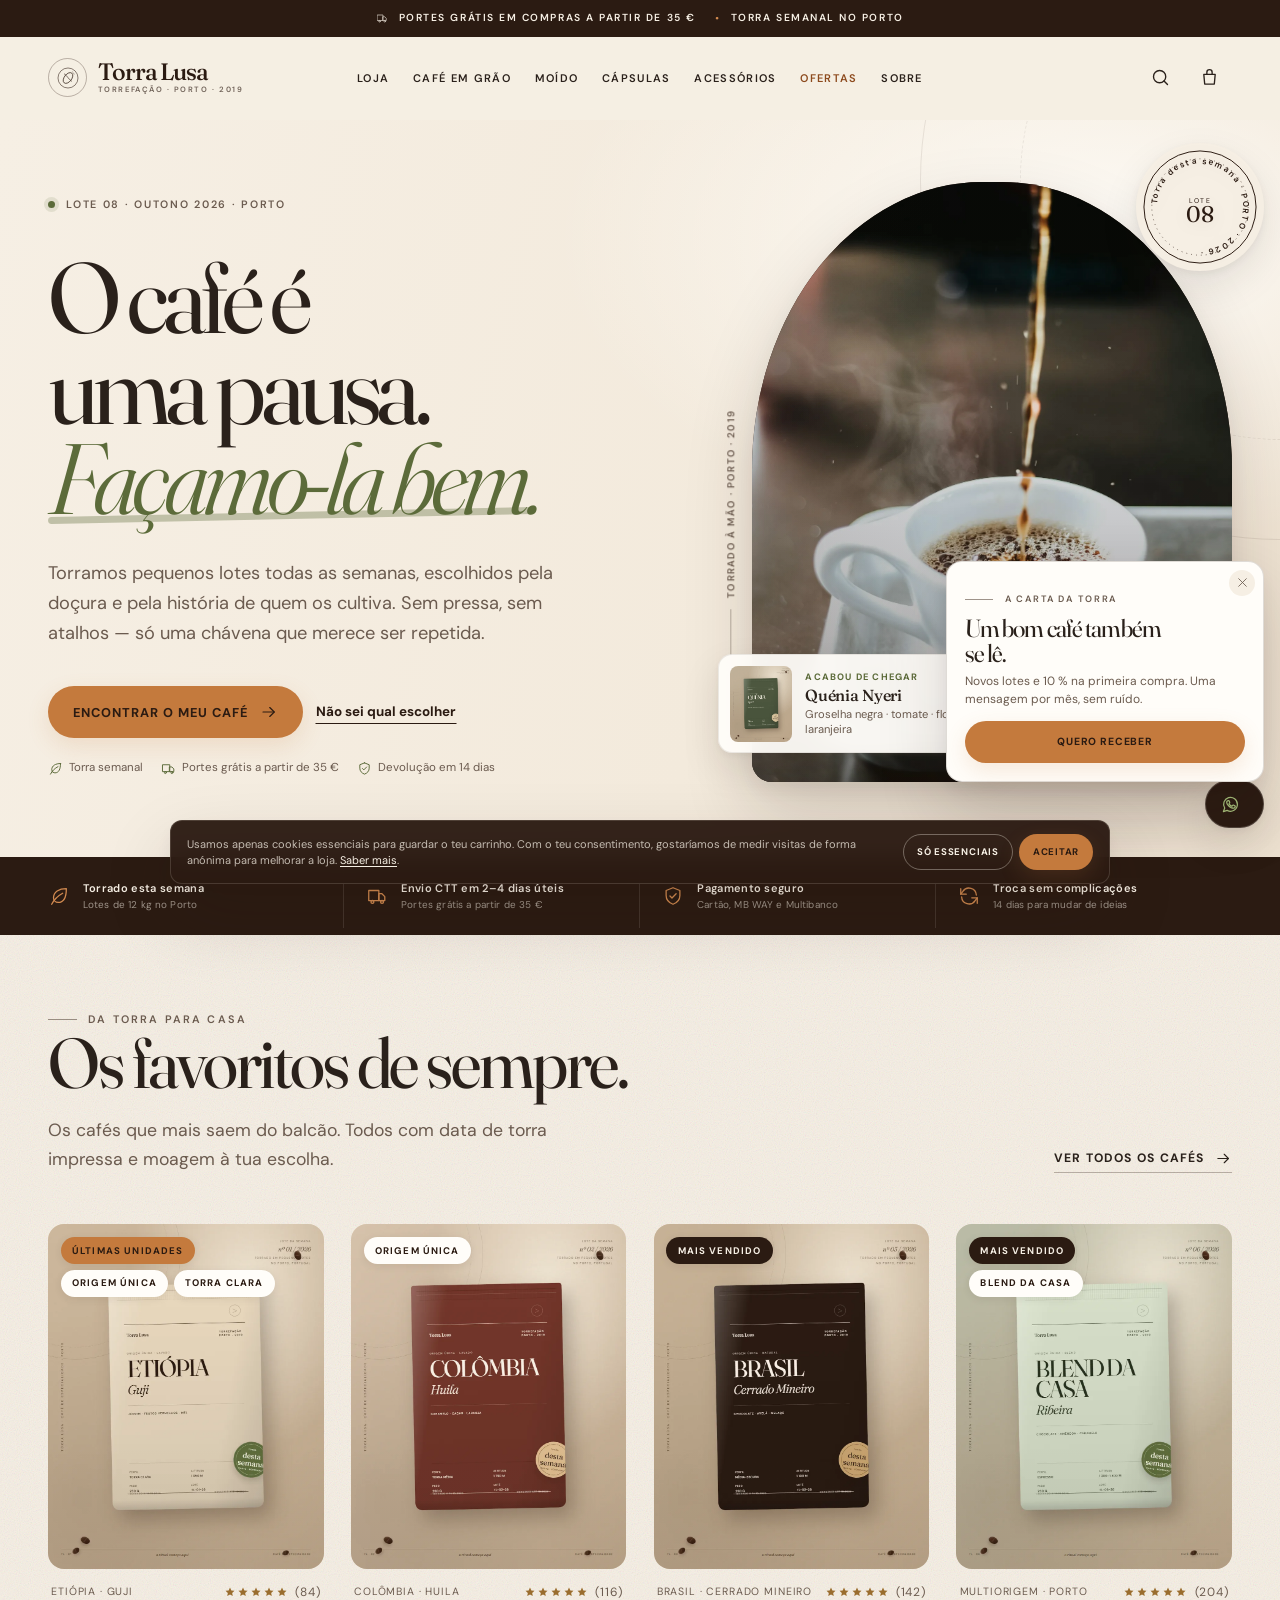
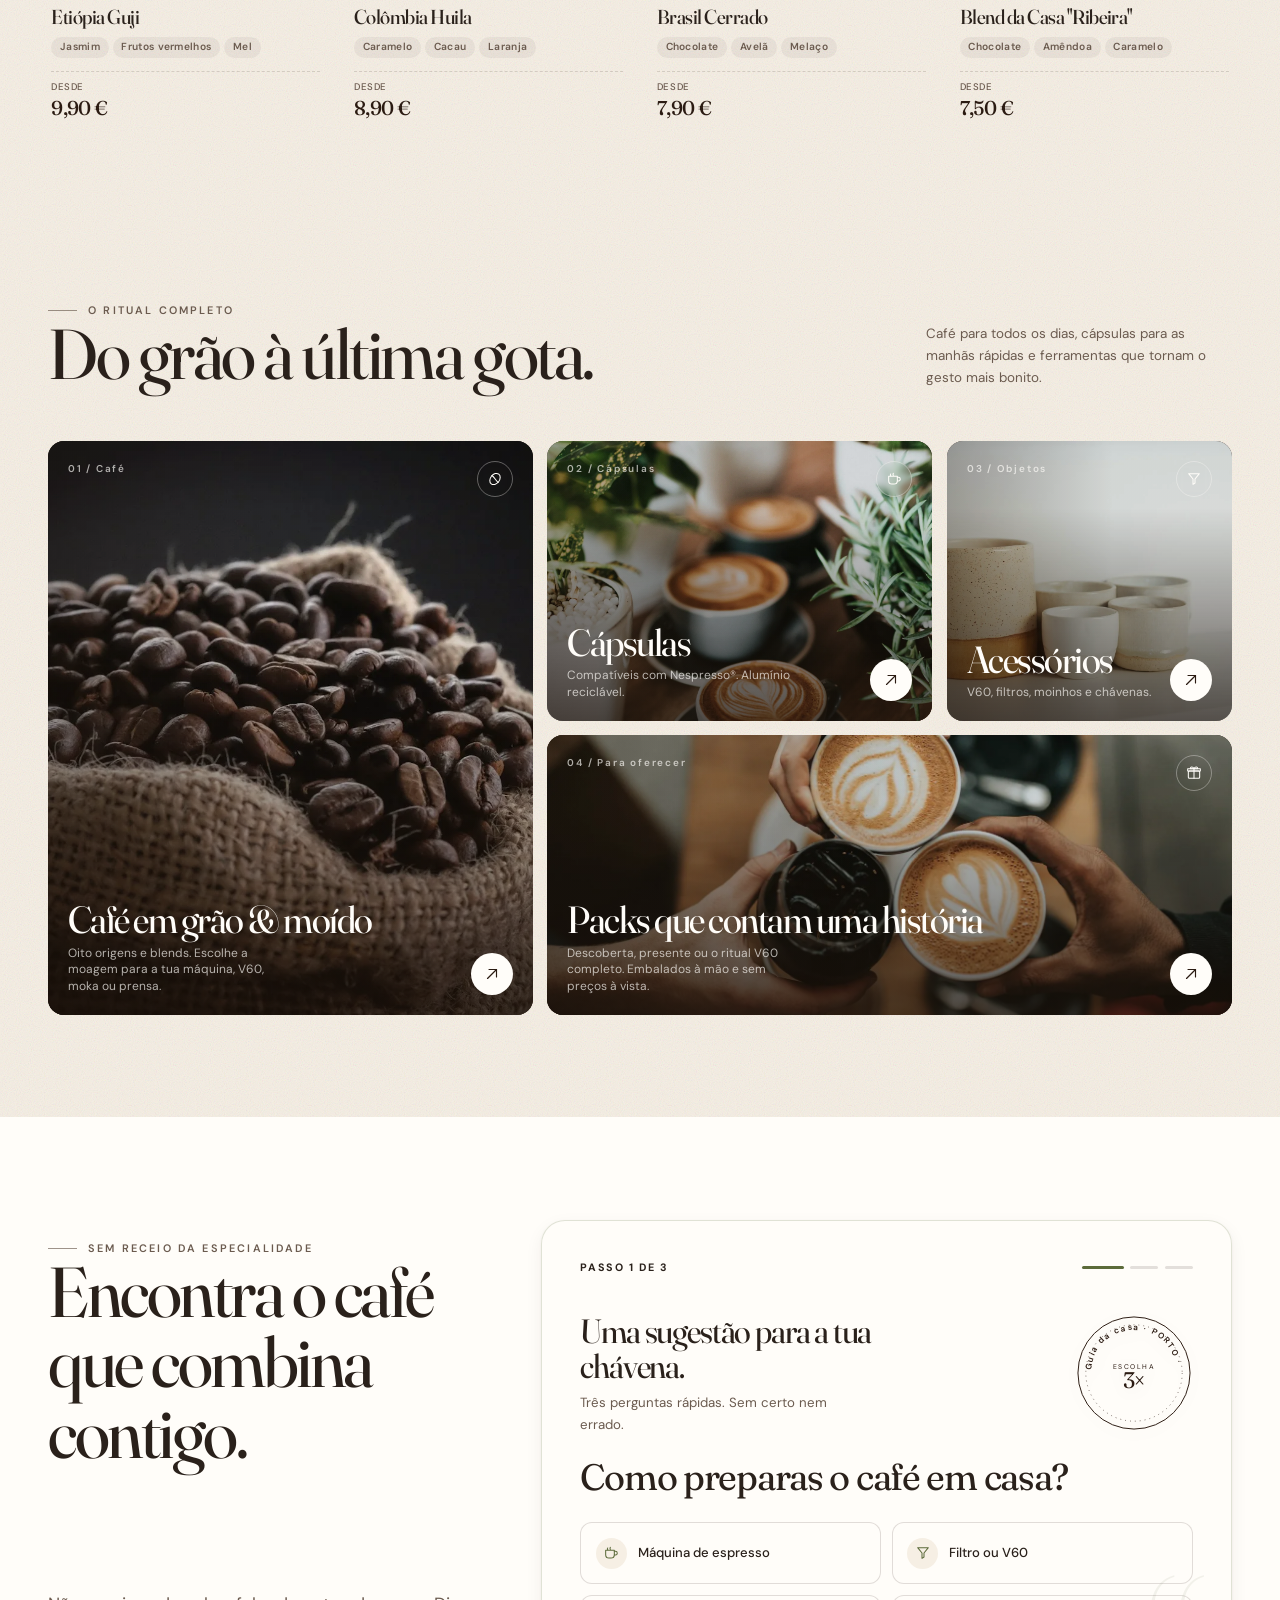
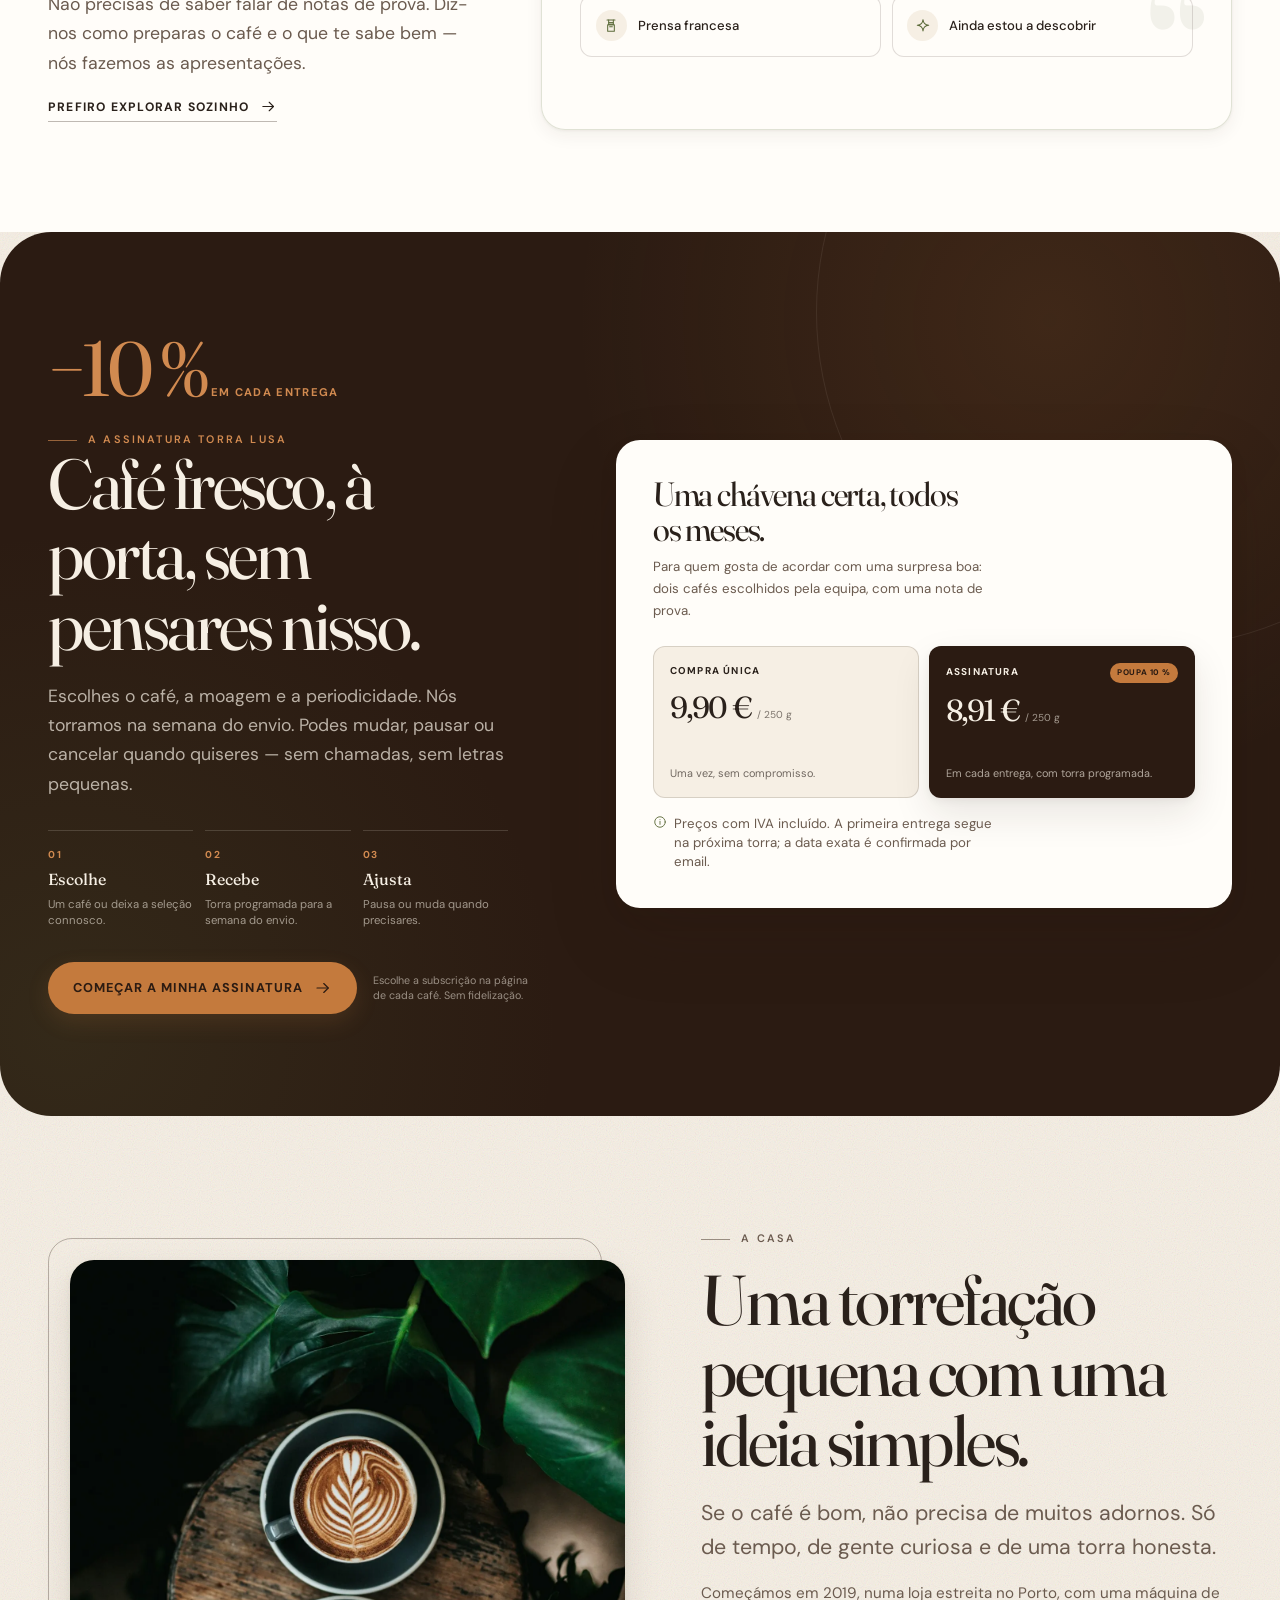
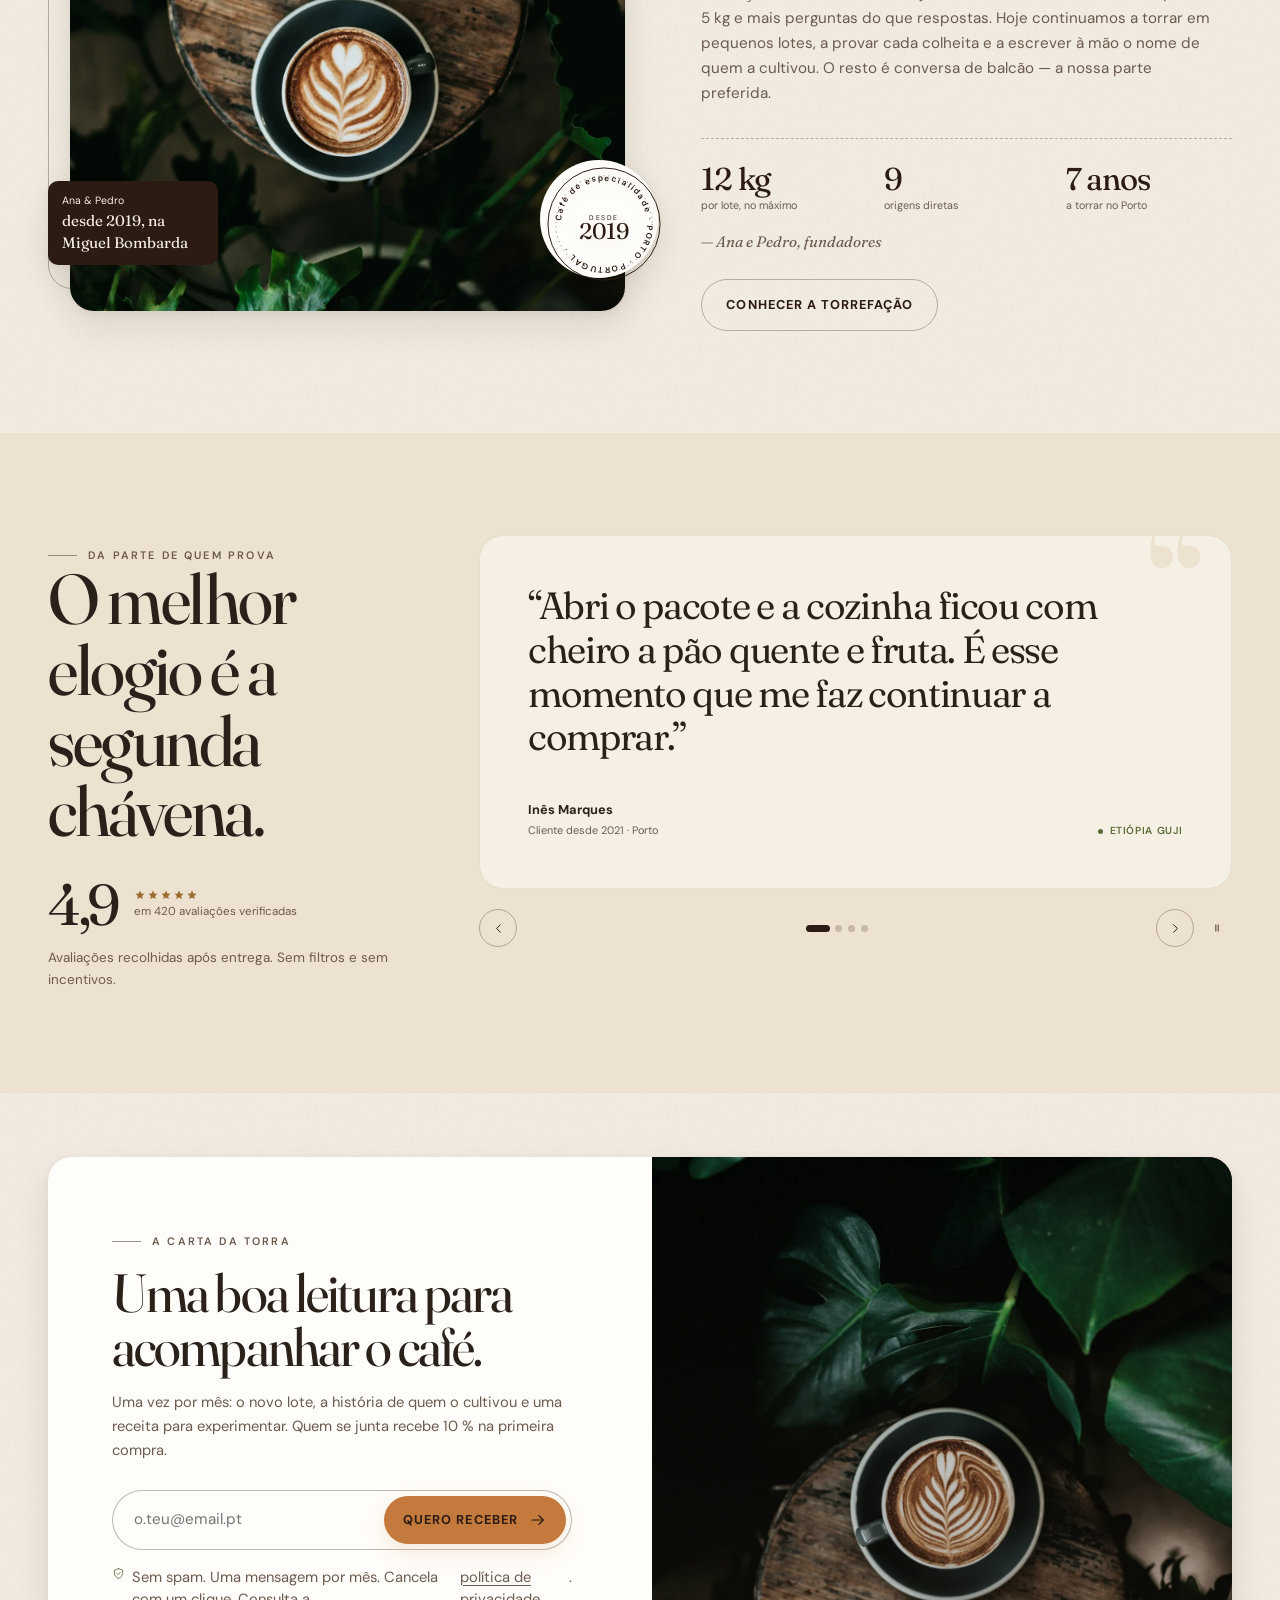
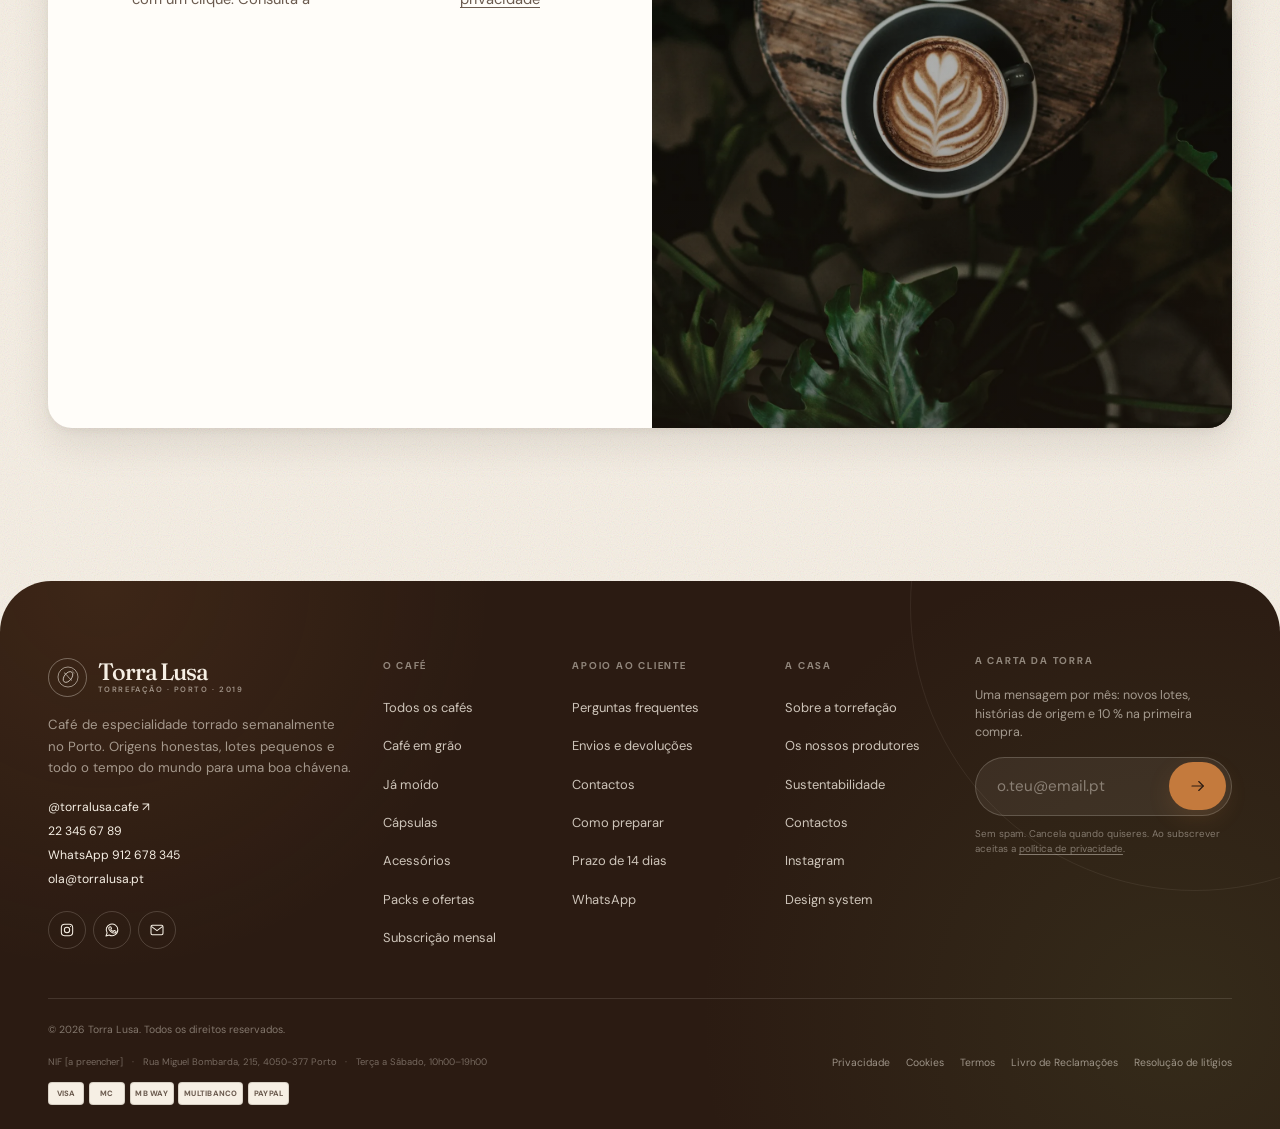
<file: index.html>
<!doctype html>
<html lang="pt-PT">
<head>
  <meta charset="utf-8">
  <meta name="viewport" content="width=device-width, initial-scale=1">
  <title>Torra Lusa — Café de especialidade torrado no Porto</title>
  <meta name="description" content="Café de especialidade torrado semanalmente no Porto. Origens únicas, blends da casa, cápsulas compatíveis e acessórios para um ritual mais lento.">
  <meta name="theme-color" content="#f6efe4">
  <meta name="robots" content="index, follow">
  <link rel="canonical" href="https://torra-lusa.vercel.app/">
  <meta property="og:type" content="website">
  <meta property="og:locale" content="pt_PT">
  <meta property="og:site_name" content="Torra Lusa">
  <meta property="og:title" content="Torra Lusa — Café de especialidade torrado no Porto">
  <meta property="og:description" content="Origens honestas, lotes pequenos e todo o tempo do mundo para uma boa chávena. Torrado semanalmente no Porto.">
  <meta property="og:url" content="https://torra-lusa.vercel.app/">
  <meta property="og:image" content="https://torra-lusa.vercel.app/images/hero-ritual.webp">
  <meta name="twitter:card" content="summary_large_image">
  <link rel="icon" href="images/favicon.svg" type="image/svg+xml">
  <link rel="preconnect" href="https://fonts.googleapis.com">
  <link rel="preconnect" href="https://fonts.gstatic.com" crossorigin>
  <link href="https://fonts.googleapis.com/css2?family=DM+Sans:ital,opsz,wght@0,9..40,300..700;1,9..40,400&family=Fraunces:ital,opsz,wght@0,9..144,300..700;1,9..144,300..600&display=swap" rel="stylesheet">
  <link rel="preload" as="image" href="images/hero-ritual.webp" fetchpriority="high">
  <link rel="stylesheet" href="css/style.css">
  <script type="application/ld+json">
  {
    "@context": "https://schema.org",
    "@type": "Organization",
    "name": "Torra Lusa",
    "url": "https://torra-lusa.vercel.app/",
    "email": "ola@torralusa.pt",
    "telephone": "+351223456789",
    "foundingDate": "2019",
    "address": {
      "@type": "PostalAddress",
      "streetAddress": "Rua Miguel Bombarda, 215",
      "postalCode": "4050-377",
      "addressLocality": "Porto",
      "addressCountry": "PT"
    },
    "sameAs": ["https://www.instagram.com/torralusa.cafe/"]
  }
  </script>
  <script type="application/ld+json">
  {
    "@context": "https://schema.org",
    "@type": "WebSite",
    "name": "Torra Lusa",
    "url": "https://torra-lusa.vercel.app/",
    "inLanguage": "pt-PT",
    "potentialAction": {
      "@type": "SearchAction",
      "target": "https://torra-lusa.vercel.app/loja.html?q={search_term_string}",
      "query-input": "required name=search_term_string"
    }
  }
  </script>
</head>
<body data-page="home">
  <div data-site-header></div>

  <main id="conteudo">
    <section class="hero" aria-labelledby="hero-title">
      <div class="container hero__grid">
        <div class="hero__copy">
          <p class="hero__issue">Lote 08 · Outono 2026 · Porto</p>
          <h1 id="hero-title">O café é uma pausa. <br><em>Façamo-la bem.</em></h1>
          <p class="hero__lead">Torramos pequenos lotes todas as semanas, escolhidos pela doçura e pela história de quem os cultiva. Sem pressa, sem atalhos — só uma chávena que merece ser repetida.</p>
          <div class="hero__actions">
            <a class="btn" href="loja.html">Encontrar o meu café
              <svg width="18" height="18" viewBox="0 0 24 24" fill="none" stroke="currentColor" stroke-width="1.55" stroke-linecap="round" stroke-linejoin="round" aria-hidden="true"><path d="M4 12h15"/><path d="m13 6 6 6-6 6"/></svg>
            </a>
            <a class="btn btn--text" href="#guia">Não sei qual escolher</a>
          </div>
          <div class="hero__note">
            <span><svg width="15" height="15" viewBox="0 0 24 24" fill="none" stroke="currentColor" stroke-width="1.55" stroke-linecap="round" stroke-linejoin="round" aria-hidden="true"><path d="M20 4c-8 0-14 3.5-14 10a5 5 0 0 0 5 5c6.5 0 9-6 9-15Z"/><path d="M4 21c2.8-5.5 6.5-9 12-12"/></svg> Torra semanal</span>
            <span><svg width="15" height="15" viewBox="0 0 24 24" fill="none" stroke="currentColor" stroke-width="1.55" stroke-linecap="round" stroke-linejoin="round" aria-hidden="true"><path d="M3 6h11v11H3z"/><path d="M14 9.5h3.4l3.1 3.2v4.3H14z"/><circle cx="7" cy="18.5" r="1.6"/><circle cx="17.5" cy="18.5" r="1.6"/></svg> Portes grátis a partir de 35 €</span>
            <span><svg width="15" height="15" viewBox="0 0 24 24" fill="none" stroke="currentColor" stroke-width="1.55" stroke-linecap="round" stroke-linejoin="round" aria-hidden="true"><path d="M12 3 4.5 6v5.5c0 4.6 3.1 7.9 7.5 9.5 4.4-1.6 7.5-4.9 7.5-9.5V6L12 3Z"/><path d="m8.7 12 2.2 2.2 4.5-4.6"/></svg> Devolução em 14 dias</span>
          </div>
        </div>

        <div class="hero__visual">
          <div class="hero__frame">
            <img src="images/hero-ritual.webp" alt="Café acabado de extrair a cair numa chávena branca, com vapor a subir" width="1400" height="2100" fetchpriority="high">
            <span class="hero__caption">A torra desta semana<br>a caminho da tua chávena.</span>
          </div>
          <div class="hero__stamp" data-hero-stamp></div>
          <a class="hero__product" href="produto.html?id=quenia-nyeri">
            <img src="images/products/quenia-nyeri.webp" alt="Embalagem do café Quénia Nyeri" width="124" height="152">
            <span class="hero__product-copy">
              <small>Acabou de chegar</small>
              <strong>Quénia Nyeri</strong>
              <span>Groselha negra · tomate · flor de laranjeira
                <svg width="13" height="13" viewBox="0 0 24 24" fill="none" stroke="currentColor" stroke-width="1.55" stroke-linecap="round" stroke-linejoin="round" aria-hidden="true"><path d="M6 18 18 6"/><path d="M8 6h10v10"/></svg>
              </span>
            </span>
          </a>
          <span class="hero__side-note" aria-hidden="true">Torrado à mão · Porto · 2019</span>
        </div>
      </div>
    </section>

    <div class="trust-bar">
      <div class="container trust-bar__inner">
        <div class="trust-item">
          <svg viewBox="0 0 24 24" fill="none" stroke="currentColor" stroke-width="1.4" stroke-linecap="round" stroke-linejoin="round" aria-hidden="true"><path d="M20 4c-8 0-14 3.5-14 10a5 5 0 0 0 5 5c6.5 0 9-6 9-15Z"/><path d="M4 21c2.8-5.5 6.5-9 12-12"/></svg>
          <span>Torrado esta semana<small>Lotes de 12 kg no Porto</small></span>
        </div>
        <div class="trust-item">
          <svg viewBox="0 0 24 24" fill="none" stroke="currentColor" stroke-width="1.4" stroke-linecap="round" stroke-linejoin="round" aria-hidden="true"><path d="M3 6h11v11H3z"/><path d="M14 9.5h3.4l3.1 3.2v4.3H14z"/><circle cx="7" cy="18.5" r="1.6"/><circle cx="17.5" cy="18.5" r="1.6"/></svg>
          <span>Envio CTT em 2–4 dias úteis<small>Portes grátis a partir de 35 €</small></span>
        </div>
        <div class="trust-item">
          <svg viewBox="0 0 24 24" fill="none" stroke="currentColor" stroke-width="1.4" stroke-linecap="round" stroke-linejoin="round" aria-hidden="true"><path d="M12 3 4.5 6v5.5c0 4.6 3.1 7.9 7.5 9.5 4.4-1.6 7.5-4.9 7.5-9.5V6L12 3Z"/><path d="m8.7 12 2.2 2.2 4.5-4.6"/></svg>
          <span>Pagamento seguro<small>Cartão, MB WAY e Multibanco</small></span>
        </div>
        <div class="trust-item">
          <svg viewBox="0 0 24 24" fill="none" stroke="currentColor" stroke-width="1.4" stroke-linecap="round" stroke-linejoin="round" aria-hidden="true"><path d="M20 11a8 8 0 0 0-14.7-4L3 10"/><path d="M3 4v6h6"/><path d="M4 13a8 8 0 0 0 14.7 4L21 14"/><path d="M21 20v-6h-6"/></svg>
          <span>Troca sem complicações<small>14 dias para mudar de ideias</small></span>
        </div>
      </div>
    </div>

    <section class="section section--tight" aria-labelledby="destaques-title">
      <div class="container">
        <div class="section-heading">
          <div class="section-heading__copy">
            <span class="eyebrow">Da torra para casa</span>
            <h2 class="section-title" id="destaques-title">Os favoritos de sempre.</h2>
            <p>Os cafés que mais saem do balcão. Todos com data de torra impressa e moagem à tua escolha.</p>
          </div>
          <a class="link-arrow" href="loja.html">Ver todos os cafés
            <svg width="18" height="18" viewBox="0 0 24 24" fill="none" stroke="currentColor" stroke-width="1.55" stroke-linecap="round" stroke-linejoin="round" aria-hidden="true"><path d="M4 12h15"/><path d="m13 6 6 6-6 6"/></svg>
          </a>
        </div>
        <div class="product-grid product-grid--scroll-mobile" data-home-bestsellers>
          <noscript><p>Ativa o JavaScript para ver os cafés em destaque ou consulta diretamente a <a href="loja.html">loja</a>.</p></noscript>
        </div>
      </div>
    </section>

    <section class="section" aria-labelledby="categorias-title">
      <div class="container">
        <div class="section-heading">
          <div class="section-heading__copy">
            <span class="eyebrow">O ritual completo</span>
            <h2 class="section-title" id="categorias-title">Do grão à última gota.</h2>
          </div>
          <p class="text-small" style="max-width:34ch;color:var(--ink-soft)">Café para todos os dias, cápsulas para as manhãs rápidas e ferramentas que tornam o gesto mais bonito.</p>
        </div>

        <div class="category-grid">
          <a class="category-card category-card--tall" href="loja.html?categoria=cafe">
            <img class="category-card__image" src="images/beans-sack.webp" alt="Grãos de café torrados dentro de um saco de juta" width="1400" height="933" loading="lazy">
            <div class="category-card__top">
              <span class="category-card__index">01 / Café</span>
              <span class="category-card__icon">
                <svg viewBox="0 0 24 24" fill="none" stroke="currentColor" stroke-width="1.55" stroke-linecap="round" stroke-linejoin="round" aria-hidden="true"><ellipse cx="12" cy="12" rx="6.8" ry="9.2" transform="rotate(38 12 12)"/><path d="M7.2 6.7c3.9 2.2 5.7 7.7 9.6 10.6"/></svg>
              </span>
            </div>
            <div class="category-card__content">
              <div class="category-card__copy">
                <h3>Café em grão &amp; moído</h3>
                <p>Oito origens e blends. Escolhe a moagem para a tua máquina, V60, moka ou prensa.</p>
              </div>
              <span class="category-card__arrow">
                <svg viewBox="0 0 24 24" fill="none" stroke="currentColor" stroke-width="1.55" stroke-linecap="round" stroke-linejoin="round" aria-hidden="true"><path d="M6 18 18 6"/><path d="M8 6h10v10"/></svg>
              </span>
            </div>
          </a>

          <a class="category-card category-card--medium" href="loja.html?categoria=capsulas">
            <img class="category-card__image" src="images/cups-row.webp" alt="Três chávenas de café com latte art sobre uma mesa de madeira" width="1400" height="2100" loading="lazy">
            <div class="category-card__top">
              <span class="category-card__index">02 / Cápsulas</span>
              <span class="category-card__icon">
                <svg viewBox="0 0 24 24" fill="none" stroke="currentColor" stroke-width="1.55" stroke-linecap="round" stroke-linejoin="round" aria-hidden="true"><path d="M4 8h13v6.5a5 5 0 0 1-5 5H9a5 5 0 0 1-5-5V8Z"/><path d="M17 9.5h1.6a2.8 2.8 0 0 1 0 5.6H17"/><path d="M7 4.5c-.6.8-.6 1.7 0 2.5"/><path d="M11 3.5c-.7 1-.7 2 0 3"/></svg>
              </span>
            </div>
            <div class="category-card__content">
              <div class="category-card__copy">
                <h3>Cápsulas</h3>
                <p>Compatíveis com Nespresso®. Alumínio reciclável.</p>
              </div>
              <span class="category-card__arrow">
                <svg viewBox="0 0 24 24" fill="none" stroke="currentColor" stroke-width="1.55" stroke-linecap="round" stroke-linejoin="round" aria-hidden="true"><path d="M6 18 18 6"/><path d="M8 6h10v10"/></svg>
              </span>
            </div>
          </a>

          <a class="category-card category-card--small" href="loja.html?categoria=acessorios">
            <img class="category-card__image" src="images/ceramics.webp" alt="Chávenas de cerâmica artesanal em tons naturais" width="1400" height="933" loading="lazy">
            <div class="category-card__top">
              <span class="category-card__index">03 / Objetos</span>
              <span class="category-card__icon">
                <svg viewBox="0 0 24 24" fill="none" stroke="currentColor" stroke-width="1.55" stroke-linecap="round" stroke-linejoin="round" aria-hidden="true"><path d="M4 4h16l-6.5 8v6l-3 2v-8L4 4Z"/></svg>
              </span>
            </div>
            <div class="category-card__content">
              <div class="category-card__copy">
                <h3>Acessórios</h3>
                <p>V60, filtros, moinhos e chávenas.</p>
              </div>
              <span class="category-card__arrow">
                <svg viewBox="0 0 24 24" fill="none" stroke="currentColor" stroke-width="1.55" stroke-linecap="round" stroke-linejoin="round" aria-hidden="true"><path d="M6 18 18 6"/><path d="M8 6h10v10"/></svg>
              </span>
            </div>
          </a>

          <a class="category-card category-card--seven" href="loja.html?categoria=packs">
            <img class="category-card__image" src="images/hands-latte.webp" alt="Três mãos a brindar com chávenas de café" width="1200" height="800" loading="lazy">
            <div class="category-card__top">
              <span class="category-card__index">04 / Para oferecer</span>
              <span class="category-card__icon">
                <svg viewBox="0 0 24 24" fill="none" stroke="currentColor" stroke-width="1.55" stroke-linecap="round" stroke-linejoin="round" aria-hidden="true"><rect x="3.5" y="9" width="17" height="11" rx="1.5"/><path d="M2.5 5.5h19V9h-19z"/><path d="M12 5.5V20"/><path d="M12 5.5C10.5 2 6 2.5 6.5 5.5H12Z"/><path d="M12 5.5C13.5 2 18 2.5 17.5 5.5H12Z"/></svg>
              </span>
            </div>
            <div class="category-card__content">
              <div class="category-card__copy">
                <h3>Packs que contam uma história</h3>
                <p>Descoberta, presente ou o ritual V60 completo. Embalados à mão e sem preços à vista.</p>
              </div>
              <span class="category-card__arrow">
                <svg viewBox="0 0 24 24" fill="none" stroke="currentColor" stroke-width="1.55" stroke-linecap="round" stroke-linejoin="round" aria-hidden="true"><path d="M6 18 18 6"/><path d="M8 6h10v10"/></svg>
              </span>
            </div>
          </a>
        </div>
      </div>
    </section>

    <section class="section section--paper" id="guia" aria-labelledby="guia-title">
      <div class="container guide">
        <div class="guide__intro">
          <div>
            <span class="eyebrow">Sem receio da especialidade</span>
            <h2 class="section-title" id="guia-title">Encontra o café que combina contigo.</h2>
          </div>
          <div>
            <p>Não precisas de saber falar de notas de prova. Diz-nos como preparas o café e o que te sabe bem — nós fazemos as apresentações.</p>
            <a class="link-arrow mt-2" href="loja.html">Prefiro explorar sozinho
              <svg width="18" height="18" viewBox="0 0 24 24" fill="none" stroke="currentColor" stroke-width="1.55" stroke-linecap="round" stroke-linejoin="round" aria-hidden="true"><path d="M4 12h15"/><path d="m13 6 6 6-6 6"/></svg>
            </a>
          </div>
        </div>

        <div class="guide__tool" data-guide-tool>
          <div class="guide__top">
            <span class="guide__step-label" data-guide-step>Passo 1 de 3</span>
            <span class="guide__dots" data-guide-dots aria-hidden="true"></span>
          </div>
          <div data-guide-content>
            <div class="guide__result-head">
              <div>
                <h3>Uma sugestão para a tua chávena.</h3>
                <p>Três perguntas rápidas. Sem certo nem errado.</p>
              </div>
            </div>
            <div class="guide__question" data-guide-question>Como preparas o café em casa?</div>
            <div class="guide__options" data-guide-options></div>
            <button class="guide__back btn btn--text" type="button" data-guide-back hidden>← Voltar</button>
            <div data-guide-result hidden></div>
          </div>
        </div>
      </div>
    </section>

    <section class="section section--dark subscription-band" id="subscricao" aria-labelledby="subscricao-title">
      <div class="container subscription">
        <div class="subscription__copy">
          <div class="subscription__discount">−10 % <small>em cada entrega</small></div>
          <span class="eyebrow" style="color:var(--caramel-hover)">A assinatura Torra Lusa</span>
          <h2 class="section-title" id="subscricao-title">Café fresco, à porta, sem pensares nisso.</h2>
          <p>Escolhes o café, a moagem e a periodicidade. Nós torramos na semana do envio. Podes mudar, pausar ou cancelar quando quiseres — sem chamadas, sem letras pequenas.</p>
          <div class="subscription__steps">
            <div class="subscription__step"><span>01</span><strong>Escolhe</strong><p>Um café ou deixa a seleção connosco.</p></div>
            <div class="subscription__step"><span>02</span><strong>Recebe</strong><p>Torra programada para a semana do envio.</p></div>
            <div class="subscription__step"><span>03</span><strong>Ajusta</strong><p>Pausa ou muda quando precisares.</p></div>
          </div>
          <div class="subscription__cta">
            <a class="btn" href="loja.html?categoria=cafe">Começar a minha assinatura
              <svg width="18" height="18" viewBox="0 0 24 24" fill="none" stroke="currentColor" stroke-width="1.55" stroke-linecap="round" stroke-linejoin="round" aria-hidden="true"><path d="M4 12h15"/><path d="m13 6 6 6-6 6"/></svg>
            </a>
            <small>Escolhe a subscrição na página de cada café. Sem fidelização.</small>
          </div>
        </div>

        <div class="subscription__panel">
          <h3>Uma chávena certa, todos os meses.</h3>
          <p>Para quem gosta de acordar com uma surpresa boa: dois cafés escolhidos pela equipa, com uma nota de prova.</p>
          <div class="subscription-compare">
            <div class="subscription-plan">
              <div class="subscription-plan__top"><span class="subscription-plan__label">Compra única</span></div>
              <div class="subscription-plan__price">9,90 € <small>/ 250 g</small></div>
              <p>Uma vez, sem compromisso.</p>
            </div>
            <div class="subscription-plan subscription-plan--recommended">
              <div class="subscription-plan__top"><span class="subscription-plan__label">Assinatura</span><span class="subscription-plan__badge">Poupa 10 %</span></div>
              <div class="subscription-plan__price">8,91 € <small>/ 250 g</small></div>
              <p>Em cada entrega, com torra programada.</p>
            </div>
          </div>
          <p class="subscription__fineprint">
            <svg viewBox="0 0 24 24" fill="none" stroke="currentColor" stroke-width="1.55" stroke-linecap="round" stroke-linejoin="round" aria-hidden="true"><circle cx="12" cy="12" r="9"/><path d="M12 11v5"/><path d="M12 8h.01"/></svg>
            Preços com IVA incluído. A primeira entrega segue na próxima torra; a data exata é confirmada por email.
          </p>
        </div>
      </div>
    </section>

    <section class="section" aria-labelledby="historia-title">
      <div class="container story">
        <div class="story__visual">
          <div class="story__image">
            <img src="images/barista.webp" alt="Duas chávenas de café com latte art sobre uma tábua de madeira" width="1400" height="2100" loading="lazy">
          </div>
          <div class="story__stamp" data-story-stamp></div>
          <div class="story__caption">Ana &amp; Pedro<strong>desde 2019, na Miguel Bombarda</strong></div>
        </div>
        <div class="story__copy">
          <span class="eyebrow">A casa</span>
          <h2 class="section-title" id="historia-title">Uma torrefação pequena com uma ideia simples.</h2>
          <p class="lead">Se o café é bom, não precisa de muitos adornos. Só de tempo, de gente curiosa e de uma torra honesta.</p>
          <p>Começámos em 2019, numa loja estreita no Porto, com uma máquina de 5 kg e mais perguntas do que respostas. Hoje continuamos a torrar em pequenos lotes, a provar cada colheita e a escrever à mão o nome de quem a cultivou. O resto é conversa de balcão — a nossa parte preferida.</p>
          <div class="story__stats">
            <div class="story__stat"><strong>12 kg</strong><span>por lote, no máximo</span></div>
            <div class="story__stat"><strong>9</strong><span>origens diretas</span></div>
            <div class="story__stat"><strong>7 anos</strong><span>a torrar no Porto</span></div>
          </div>
          <p class="story__signature">— Ana e Pedro, fundadores</p>
          <a class="btn btn--outline mt-3" href="sobre.html">Conhecer a torrefação</a>
        </div>
      </div>
    </section>

    <section class="section section--cream-deep" aria-labelledby="testemunhos-title">
      <div class="container testimonials">
        <div class="testimonials__intro">
          <span class="eyebrow">Da parte de quem prova</span>
          <h2 class="section-title" id="testemunhos-title">O melhor elogio é a segunda chávena.</h2>
          <div class="testimonials__score">
            <span class="testimonials__score-number">4,9</span>
            <div class="testimonials__score-copy">
              <span class="rating" aria-label="4,9 de 5 estrelas"><span class="rating__stars" aria-hidden="true">
                <svg viewBox="0 0 24 24"><path d="m12 3 2.7 5.9 6.3.7-4.7 4.4 1.3 6.2L12 17l-5.6 3.2L7.7 14 3 9.6l6.3-.7L12 3Z"/></svg><svg viewBox="0 0 24 24"><path d="m12 3 2.7 5.9 6.3.7-4.7 4.4 1.3 6.2L12 17l-5.6 3.2L7.7 14 3 9.6l6.3-.7L12 3Z"/></svg><svg viewBox="0 0 24 24"><path d="m12 3 2.7 5.9 6.3.7-4.7 4.4 1.3 6.2L12 17l-5.6 3.2L7.7 14 3 9.6l6.3-.7L12 3Z"/></svg><svg viewBox="0 0 24 24"><path d="m12 3 2.7 5.9 6.3.7-4.7 4.4 1.3 6.2L12 17l-5.6 3.2L7.7 14 3 9.6l6.3-.7L12 3Z"/></svg><svg viewBox="0 0 24 24"><path d="m12 3 2.7 5.9 6.3.7-4.7 4.4 1.3 6.2L12 17l-5.6 3.2L7.7 14 3 9.6l6.3-.7L12 3Z"/></svg>
              </span></span>
              <span>em 420 avaliações verificadas</span>
            </div>
          </div>
          <p class="text-small mt-2" style="color:var(--ink-soft)">Avaliações recolhidas após entrega. Sem filtros e sem incentivos.</p>
        </div>

        <div>
          <div class="testimonial-carousel" data-testimonials aria-label="Testemunhos de clientes"></div>
          <div class="testimonial-controls">
            <button class="testimonial-arrow" type="button" data-testimonial-prev aria-label="Testemunho anterior">
              <svg viewBox="0 0 24 24" fill="none" stroke="currentColor" stroke-width="1.55" stroke-linecap="round" stroke-linejoin="round" aria-hidden="true"><path d="m15 18-6-6 6-6"/></svg>
            </button>
            <span class="testimonial-controls__dots" data-testimonial-dots></span>
            <button class="testimonial-arrow" type="button" data-testimonial-next aria-label="Testemunho seguinte">
              <svg viewBox="0 0 24 24" fill="none" stroke="currentColor" stroke-width="1.55" stroke-linecap="round" stroke-linejoin="round" aria-hidden="true"><path d="m9 18 6-6-6-6"/></svg>
            </button>
            <button class="testimonial-play" type="button" data-testimonial-play aria-label="Pausar rotação dos testemunhos"></button>
          </div>
        </div>
      </div>
    </section>

    <section class="section section--tight" id="newsletter" aria-labelledby="newsletter-title">
      <div class="container">
        <div class="newsletter">
          <div class="newsletter__copy">
            <span class="eyebrow">A carta da torra</span>
            <h2 id="newsletter-title">Uma boa leitura para acompanhar o café.</h2>
            <p>Uma vez por mês: o novo lote, a história de quem o cultivou e uma receita para experimentar. Quem se junta recebe 10 % na primeira compra.</p>
            <form class="newsletter-form" data-newsletter-form data-source="home" novalidate>
              <label class="sr-only" for="home-news-email">O teu email</label>
              <div class="newsletter-form__row">
                <input id="home-news-email" name="email" type="email" placeholder="o.teu@email.pt" autocomplete="email" required>
                <button class="btn" type="submit">Quero receber
                  <svg width="17" height="17" viewBox="0 0 24 24" fill="none" stroke="currentColor" stroke-width="1.55" stroke-linecap="round" stroke-linejoin="round" aria-hidden="true"><path d="M4 12h15"/><path d="m13 6 6 6-6 6"/></svg>
                </button>
              </div>
              <p class="form-message" data-newsletter-message role="status"></p>
            </form>
            <p class="newsletter__fineprint">
              <svg viewBox="0 0 24 24" fill="none" stroke="currentColor" stroke-width="1.55" stroke-linecap="round" stroke-linejoin="round" aria-hidden="true"><path d="M12 3 4.5 6v5.5c0 4.6 3.1 7.9 7.5 9.5 4.4-1.6 7.5-4.9 7.5-9.5V6L12 3Z"/><path d="m8.7 12 2.2 2.2 4.5-4.6"/></svg>
              Sem spam. Uma mensagem por mês. Cancela com um clique. Consulta a <a href="privacidade.html">política de privacidade</a>.
            </p>
          </div>
          <div class="newsletter__visual">
            <img src="images/barista.webp" alt="Duas chávenas de café com latte art sobre uma tábua de madeira" width="1400" height="2100" loading="lazy">
          </div>
        </div>
      </div>
    </section>
  </main>

  <div data-site-footer></div>
  <div data-site-cart></div>
  <div data-site-floating></div>
  <script type="module" src="js/main.js"></script>
</body>
</html>
</file>
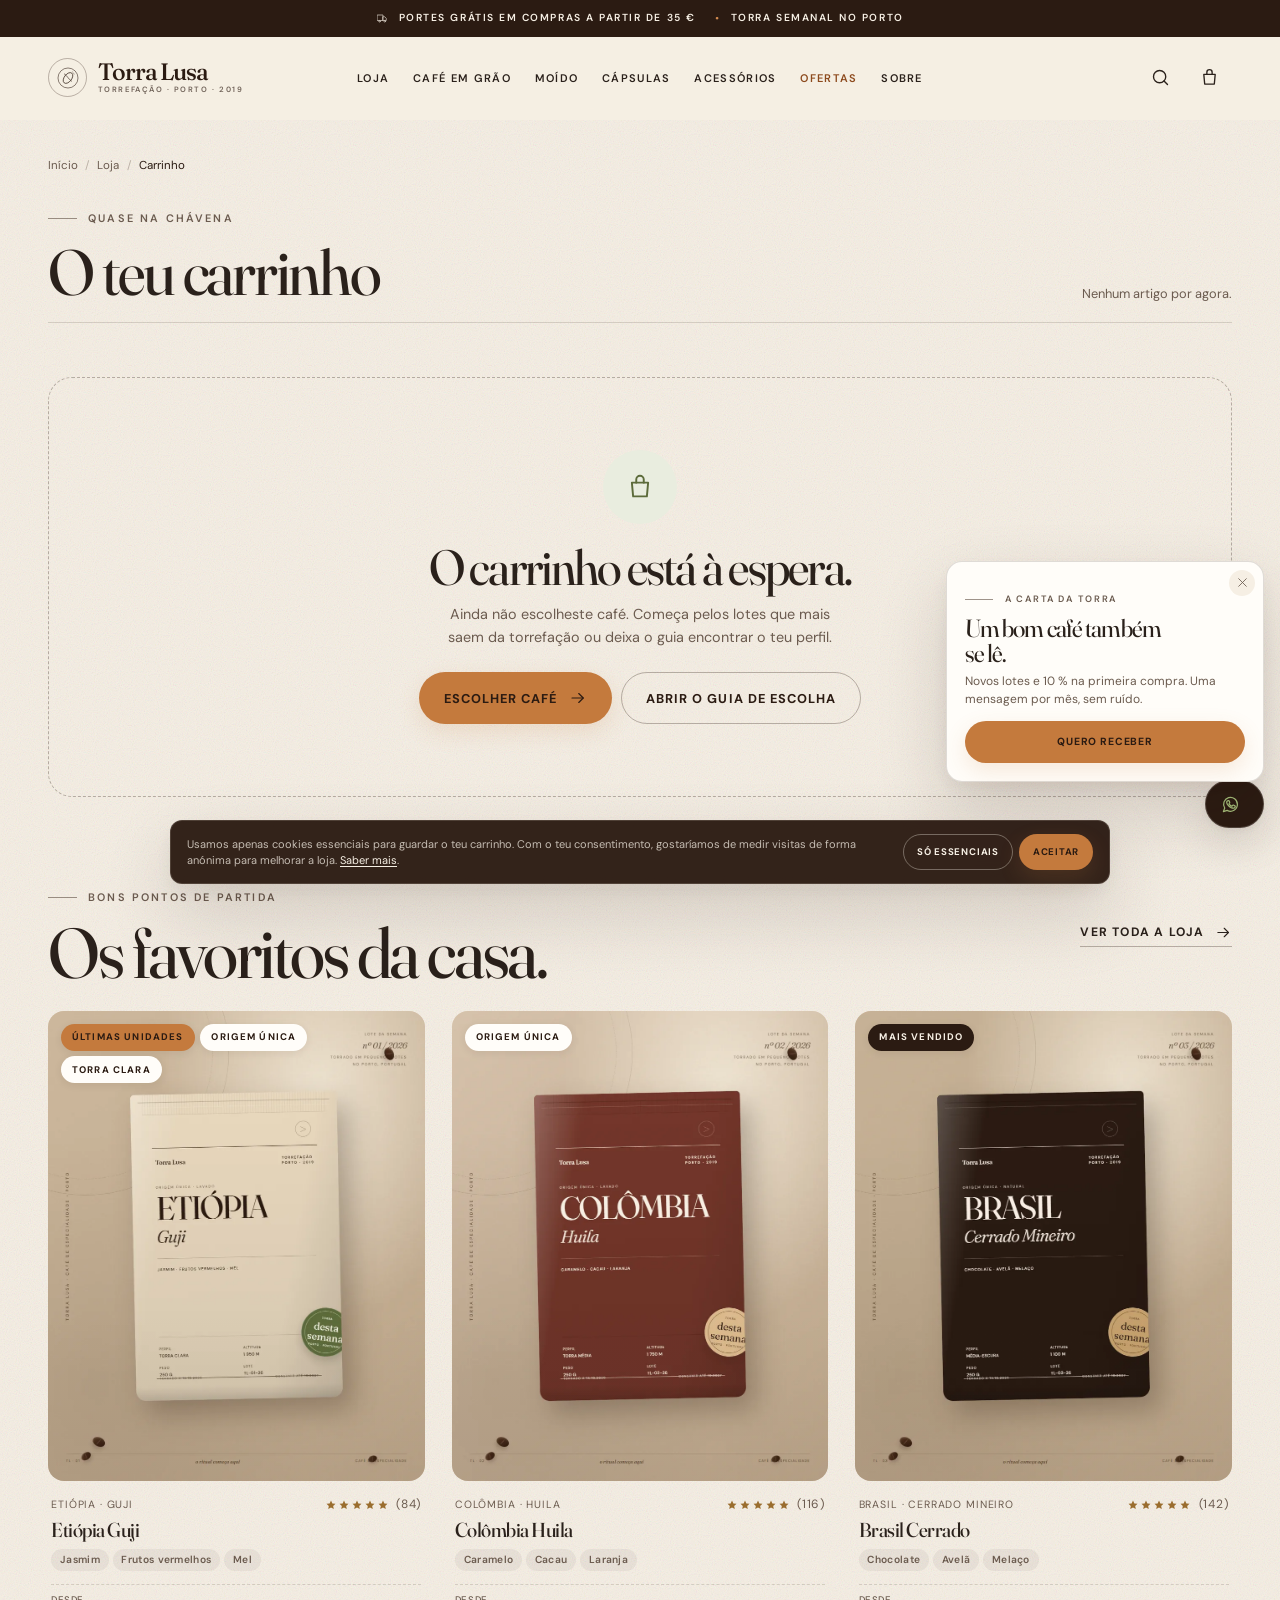
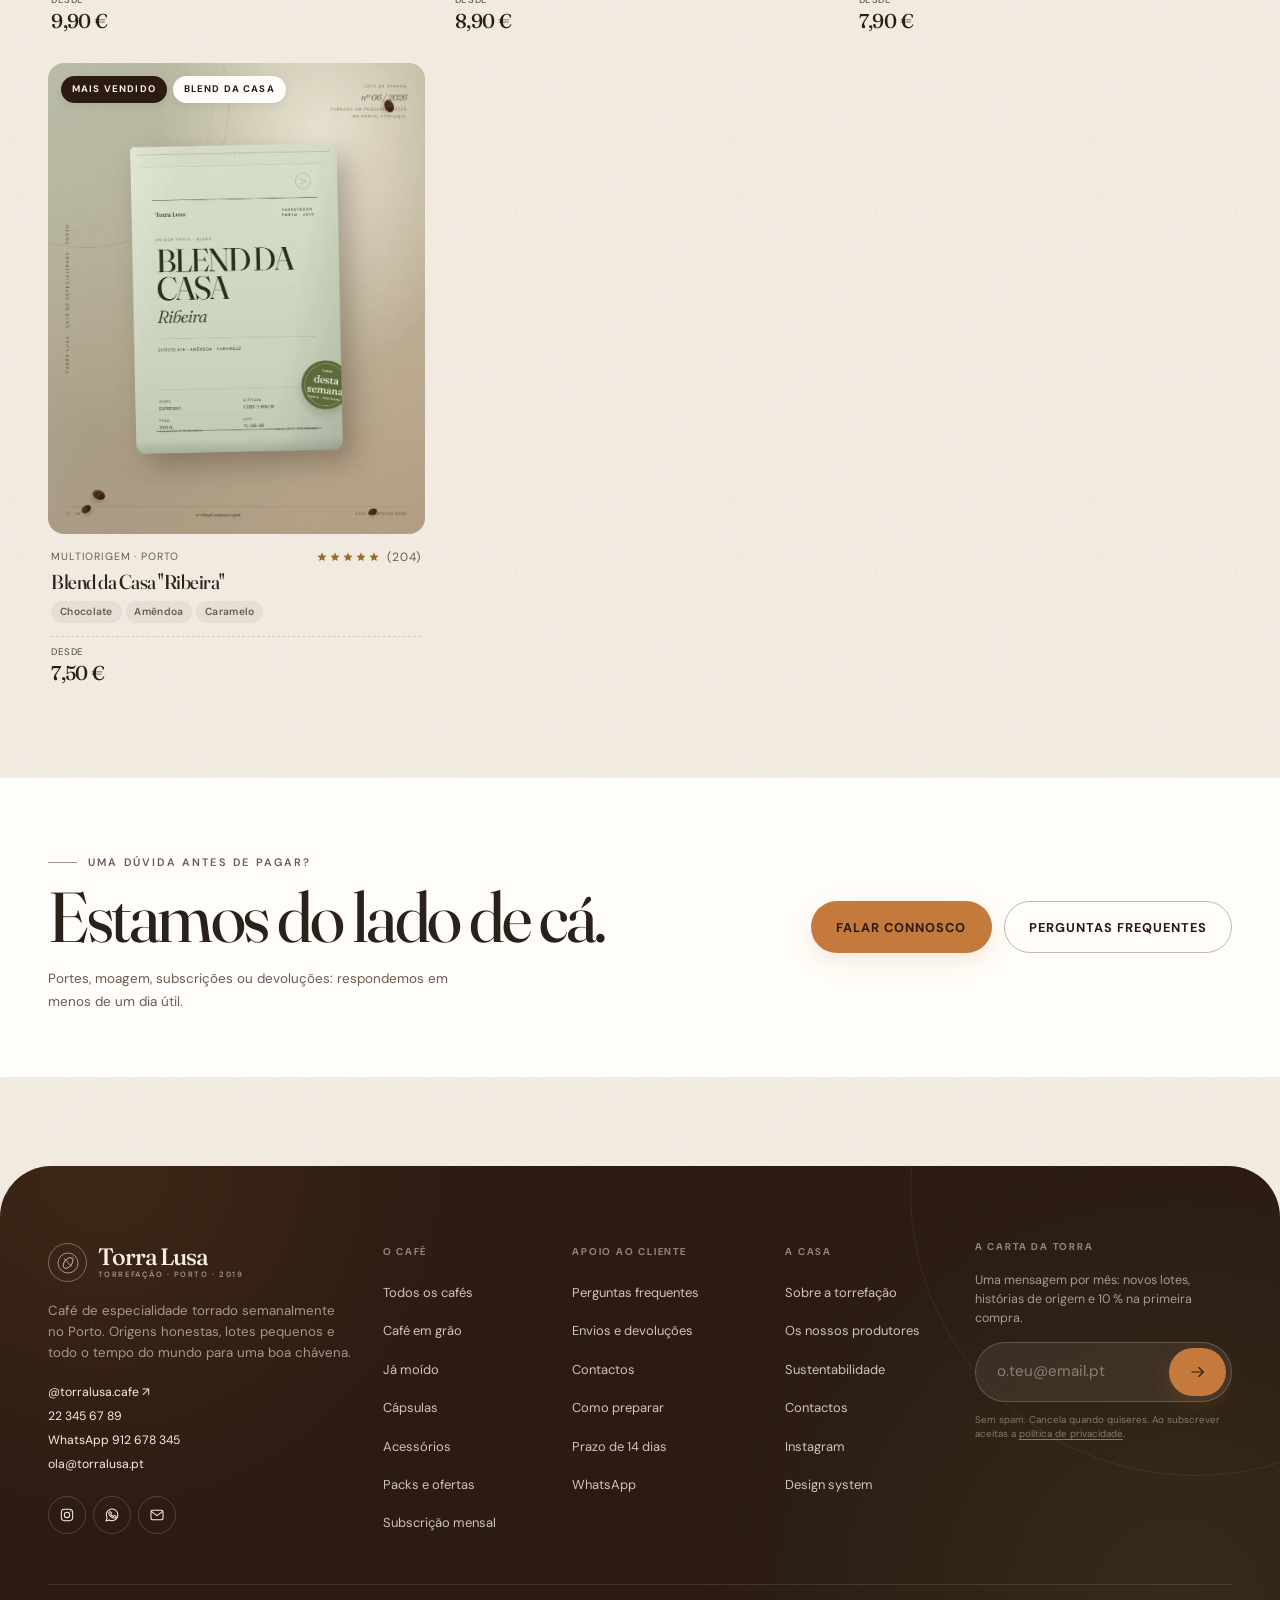
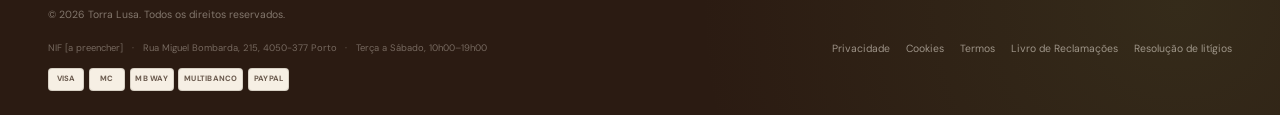
<file: carrinho.html>
<!doctype html>
<html lang="pt-PT">
<head>
  <meta charset="utf-8">
  <meta name="viewport" content="width=device-width, initial-scale=1">
  <title>Carrinho — Torra Lusa</title>
  <meta name="description" content="Revê o teu carrinho Torra Lusa, ajusta quantidades, aplica um código promocional e avança para o checkout simulado.">
  <meta name="theme-color" content="#f6efe4">
  <meta name="robots" content="noindex, follow">
  <link rel="canonical" href="https://torra-lusa.vercel.app/carrinho.html">
  <meta property="og:type" content="website">
  <meta property="og:locale" content="pt_PT">
  <meta property="og:site_name" content="Torra Lusa">
  <meta property="og:title" content="O teu carrinho — Torra Lusa">
  <meta property="og:description" content="Revê a tua seleção de café, cápsulas e acessórios.">
  <meta property="og:url" content="https://torra-lusa.vercel.app/carrinho.html">
  <meta property="og:image" content="https://torra-lusa.vercel.app/images/beans-sack.webp">
  <meta name="twitter:card" content="summary_large_image">
  <link rel="icon" href="images/favicon.svg" type="image/svg+xml">
  <link rel="preconnect" href="https://fonts.googleapis.com">
  <link rel="preconnect" href="https://fonts.gstatic.com" crossorigin>
  <link href="https://fonts.googleapis.com/css2?family=DM+Sans:ital,opsz,wght@0,9..40,300..700;1,9..40,400&family=Fraunces:ital,opsz,wght@0,9..144,300..700;1,9..144,300..600&display=swap" rel="stylesheet">
  <link rel="stylesheet" href="css/style.css">
</head>
<body data-page="carrinho">
  <div data-site-header></div>

  <main id="conteudo">
    <section class="cart-page" aria-labelledby="carrinho-title">
      <div class="container">
        <nav aria-label="Trilho de navegação">
          <ol class="breadcrumbs">
            <li><a href="index.html">Início</a></li>
            <li><a href="loja.html">Loja</a></li>
            <li><span aria-current="page">Carrinho</span></li>
          </ol>
        </nav>

        <div class="cart-page__head mt-3">
          <div>
            <span class="eyebrow">Quase na chávena</span>
            <h1 id="carrinho-title">O teu carrinho</h1>
          </div>
          <p data-cart-head-meta>Os teus produtos guardados neste dispositivo.</p>
        </div>

        <div class="cart-layout">
          <div class="cart-content" data-cart-page-content>
            <noscript>
              <div class="cart-empty__card">
                <h2>O carrinho precisa de JavaScript.</h2>
                <p>Ativa o JavaScript para rever os produtos e finalizar a encomenda. Podes também falar connosco por email ou WhatsApp.</p>
                <a class="btn mt-3" href="contactos.html">Falar connosco</a>
              </div>
            </noscript>
          </div>
          <aside data-cart-page-summary aria-label="Resumo do carrinho"></aside>
        </div>
      </div>
    </section>

    <section class="section section--paper section--tight" aria-labelledby="cart-help-title">
      <div class="container between" style="flex-wrap:wrap;gap:1.5rem">
        <div>
          <span class="eyebrow">Uma dúvida antes de pagar?</span>
          <h2 class="section-title" id="cart-help-title" style="font-size:clamp(1.8rem,1.4rem+1.6vw,2.8rem);margin-top:.7rem">Estamos do lado de cá.</h2>
          <p class="text-small mt-2" style="max-width:48ch;color:var(--ink-soft)">Portes, moagem, subscrições ou devoluções: respondemos em menos de um dia útil.</p>
        </div>
        <div class="cluster">
          <a class="btn" href="contactos.html">Falar connosco</a>
          <a class="btn btn--outline" href="faq.html">Perguntas frequentes</a>
        </div>
      </div>
    </section>
  </main>

  <div data-site-footer></div>
  <div data-site-cart></div>
  <div data-site-floating></div>
  <script type="module" src="js/main.js"></script>
</body>
</html>
</file>
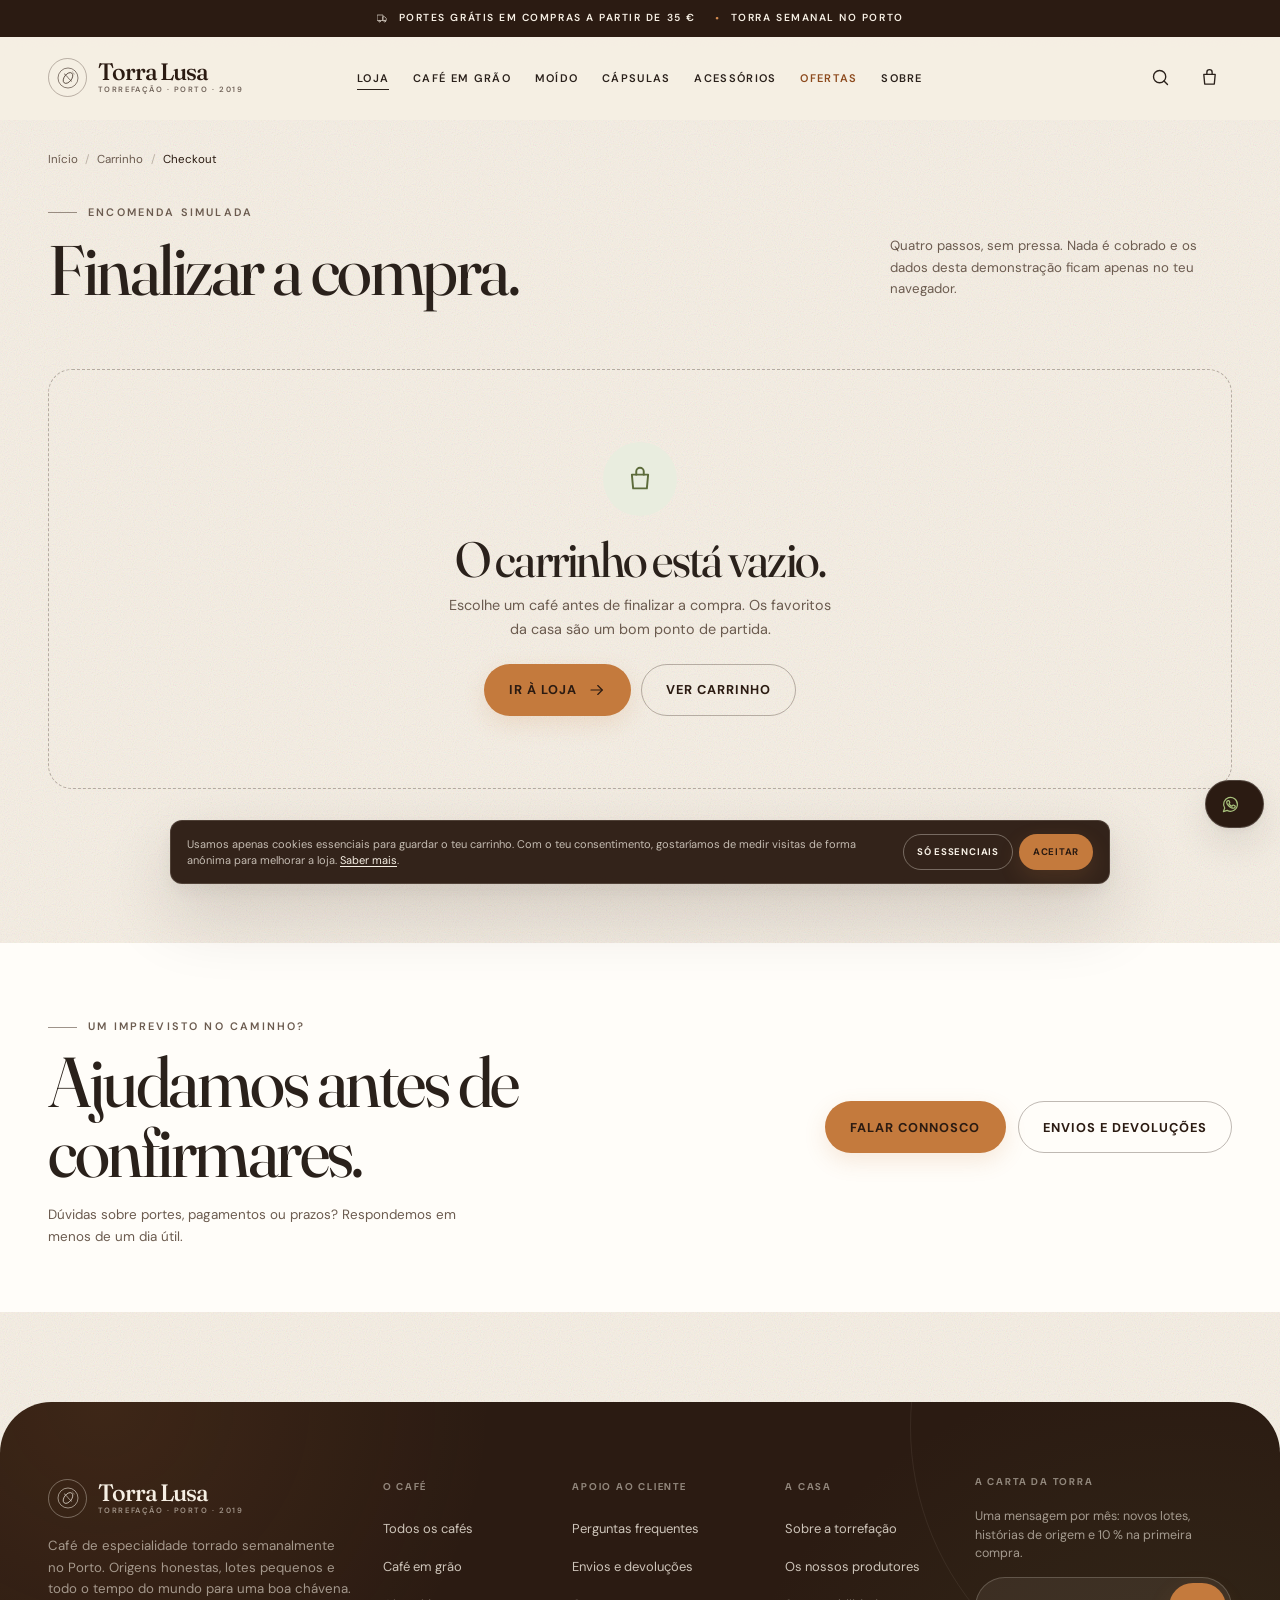
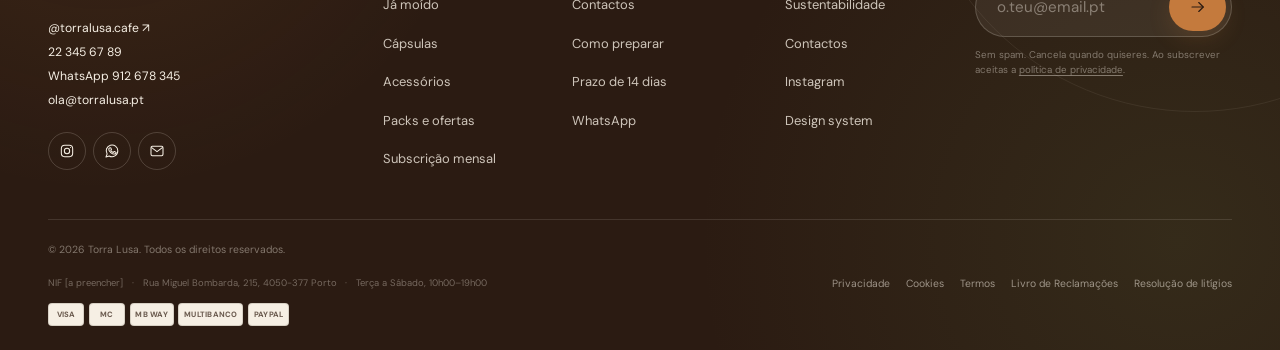
<file: checkout.html>
<!doctype html>
<html lang="pt-PT">
<head>
  <meta charset="utf-8">
  <meta name="viewport" content="width=device-width, initial-scale=1">
  <title>Checkout simulado — Torra Lusa</title>
  <meta name="description" content="Finaliza a tua encomenda Torra Lusa num checkout de demonstração. Contacto, envio, pagamento simulado e revisão da encomenda.">
  <meta name="theme-color" content="#f6efe4">
  <meta name="robots" content="noindex, nofollow">
  <link rel="canonical" href="https://torra-lusa.vercel.app/checkout.html">
  <meta property="og:type" content="website">
  <meta property="og:locale" content="pt_PT">
  <meta property="og:site_name" content="Torra Lusa">
  <meta property="og:title" content="Checkout simulado — Torra Lusa">
  <meta property="og:description" content="Reveja os dados de contacto, envio e pagamento antes de concluir a demonstração.">
  <meta property="og:url" content="https://torra-lusa.vercel.app/checkout.html">
  <meta property="og:image" content="https://torra-lusa.vercel.app/images/beans-sack.webp">
  <meta name="twitter:card" content="summary_large_image">
  <link rel="icon" href="images/favicon.svg" type="image/svg+xml">
  <link rel="preconnect" href="https://fonts.googleapis.com">
  <link rel="preconnect" href="https://fonts.gstatic.com" crossorigin>
  <link href="https://fonts.googleapis.com/css2?family=DM+Sans:ital,opsz,wght@0,9..40,300..700;1,9..40,400&family=Fraunces:ital,opsz,wght@0,9..144,300..700;1,9..144,300..600&display=swap" rel="stylesheet">
  <link rel="stylesheet" href="css/style.css">
</head>
<body data-page="checkout">
  <div data-site-header></div>

  <main id="conteudo">
    <section class="checkout-page" aria-labelledby="checkout-title">
      <div class="container">
        <nav aria-label="Trilho de navegação">
          <ol class="breadcrumbs">
            <li><a href="index.html">Início</a></li>
            <li><a href="carrinho.html">Carrinho</a></li>
            <li><span aria-current="page">Checkout</span></li>
          </ol>
        </nav>

        <div class="checkout-head mt-3">
          <div>
            <span class="eyebrow">Encomenda simulada</span>
            <h1 id="checkout-title">Finalizar a compra.</h1>
          </div>
          <p class="checkout-head__note">Quatro passos, sem pressa. Nada é cobrado e os dados desta demonstração ficam apenas no teu navegador.</p>
        </div>

        <ol class="checkout-steps" aria-label="Etapas da encomenda">
          <li class="checkout-step-link" data-step-link="1">
            <span class="checkout-step-link__num" aria-hidden="true"><span>1</span></span>
            <span>Contacto</span>
          </li>
          <li class="checkout-step-link" data-step-link="2">
            <span class="checkout-step-link__num" aria-hidden="true"><span>2</span></span>
            <span>Envio</span>
          </li>
          <li class="checkout-step-link" data-step-link="3">
            <span class="checkout-step-link__num" aria-hidden="true"><span>3</span></span>
            <span>Pagamento</span>
          </li>
          <li class="checkout-step-link" data-step-link="4">
            <span class="checkout-step-link__num" aria-hidden="true"><span>4</span></span>
            <span>Revisão</span>
          </li>
        </ol>

        <div class="checkout-layout">
          <div class="checkout-main">
            <details class="checkout-mobile-summary" data-checkout-mobile-summary>
              <summary>
                <span>Resumo da encomenda</span>
                <span><strong data-checkout-mobile-summary-total>0,00 €</strong>
                  <svg width="14" height="14" viewBox="0 0 24 24" fill="none" stroke="currentColor" stroke-width="1.55" stroke-linecap="round" stroke-linejoin="round" aria-hidden="true"><path d="m6 9 6 6 6-6"/></svg>
                </span>
              </summary>
              <div class="checkout-mobile-summary__content" data-checkout-mobile-summary-content></div>
            </details>

            <div class="checkout-simulation" data-checkout-simulation>
              <svg width="17" height="17" viewBox="0 0 24 24" fill="none" stroke="currentColor" stroke-width="1.55" stroke-linecap="round" stroke-linejoin="round" aria-hidden="true"><circle cx="12" cy="12" r="9"/><path d="M12 11v5"/><path d="M12 8h.01"/></svg>
              <span><strong>Checkout de demonstração.</strong> Não são pedidos dados reais de cartão, nem encomendas reais. Podes usar dados fictícios em todos os campos.</span>
            </div>

            <div data-checkout-content>
              <noscript>
                <div class="checkout-panel">
                  <div class="checkout-panel__head">
                    <h2>O checkout precisa de JavaScript.</h2>
                    <p>Ativa o JavaScript para preencher os dados e simular a encomenda. Também podes falar connosco por email ou WhatsApp para encomendar.</p>
                  </div>
                  <div class="cart-empty__actions">
                    <a class="btn" href="contactos.html">Falar connosco</a>
                    <a class="btn btn--outline" href="carrinho.html">Voltar ao carrinho</a>
                  </div>
                </div>
              </noscript>
            </div>
          </div>

          <aside class="checkout-summary checkout-summary--desktop" data-checkout-summary aria-label="Resumo da encomenda"></aside>
        </div>
      </div>
    </section>

    <section class="section section--paper section--tight" aria-labelledby="checkout-help-title">
      <div class="container between" style="flex-wrap:wrap;gap:1.5rem">
        <div>
          <span class="eyebrow">Um imprevisto no caminho?</span>
          <h2 class="section-title" id="checkout-help-title" style="font-size:clamp(1.8rem,1.4rem+1.6vw,2.8rem);margin-top:.7rem">Ajudamos antes de confirmares.</h2>
          <p class="text-small mt-2" style="max-width:50ch;color:var(--ink-soft)">Dúvidas sobre portes, pagamentos ou prazos? Respondemos em menos de um dia útil.</p>
        </div>
        <div class="cluster">
          <a class="btn" href="contactos.html">Falar connosco</a>
          <a class="btn btn--outline" href="envios-devolucoes.html">Envios e devoluções</a>
        </div>
      </div>
    </section>
  </main>

  <div data-site-footer></div>
  <div data-site-cart></div>
  <div data-site-floating></div>
  <script type="module" src="js/main.js"></script>
</body>
</html>
</file>
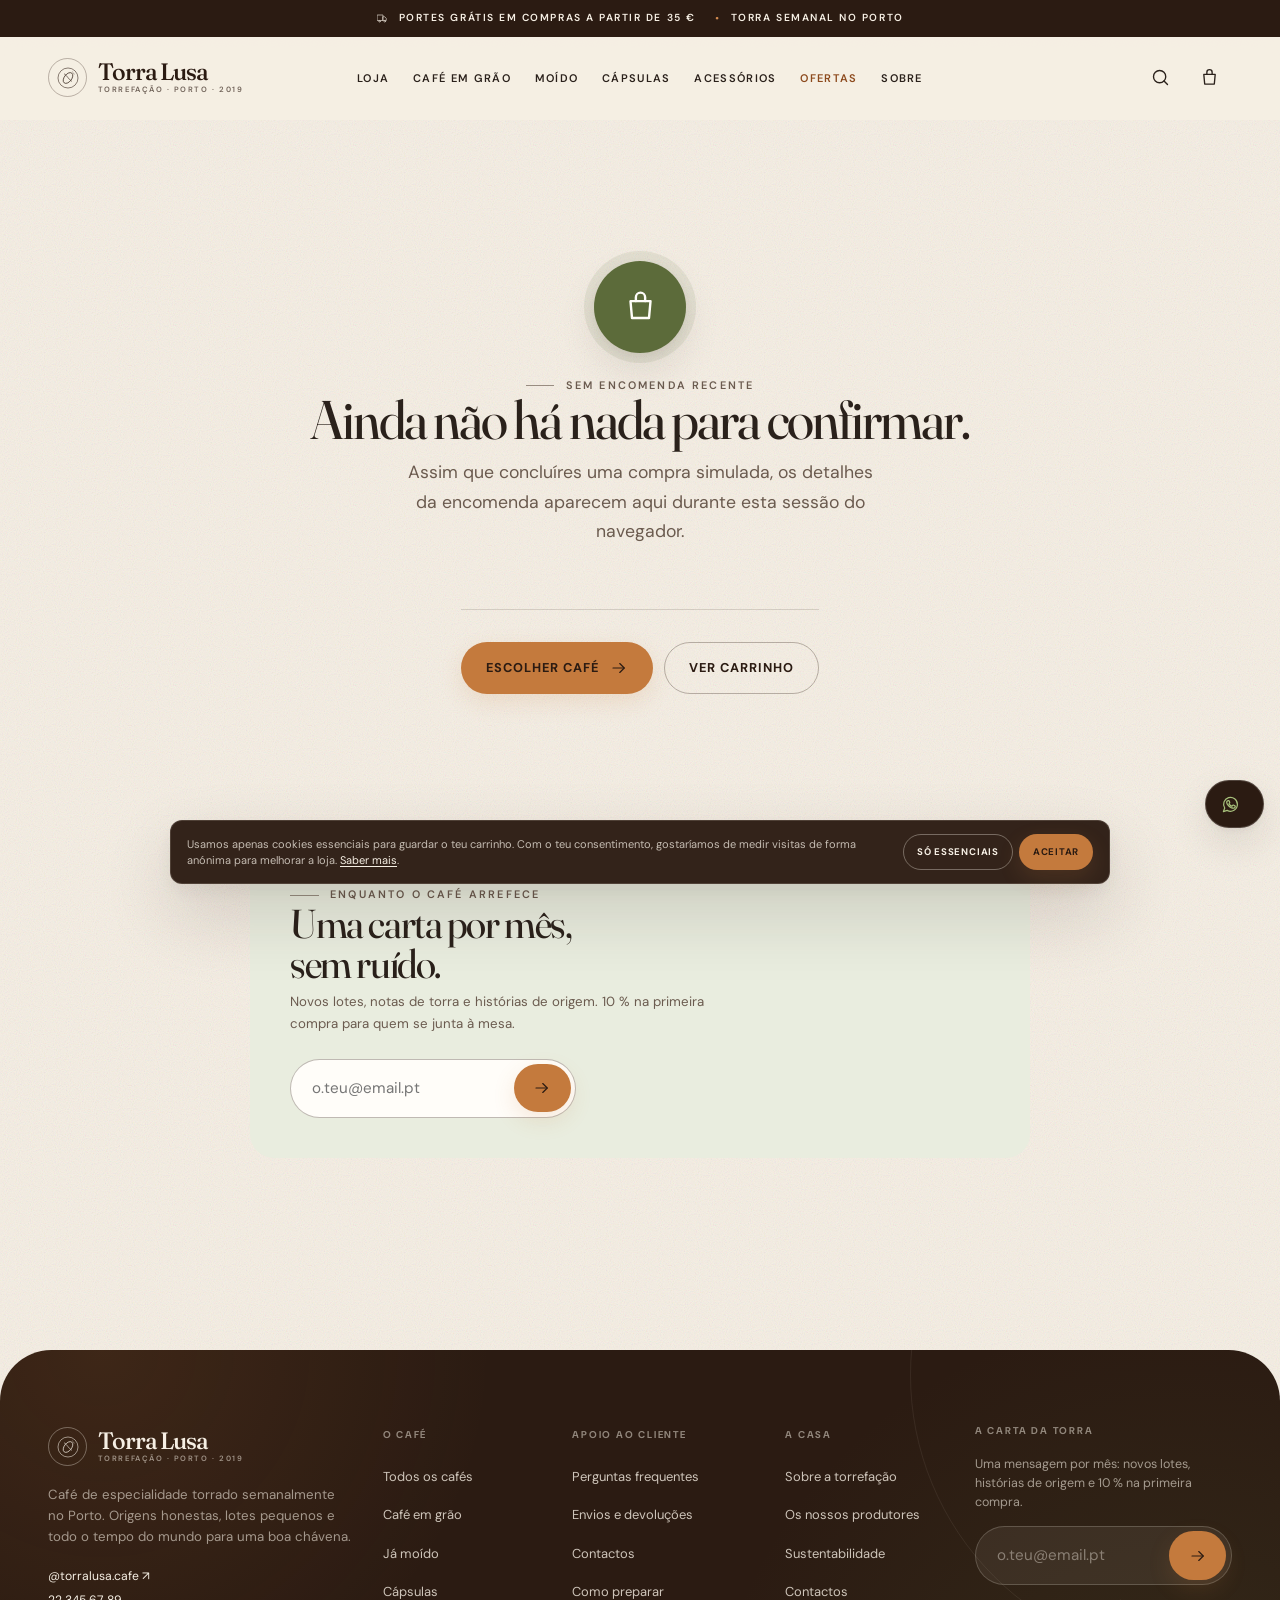
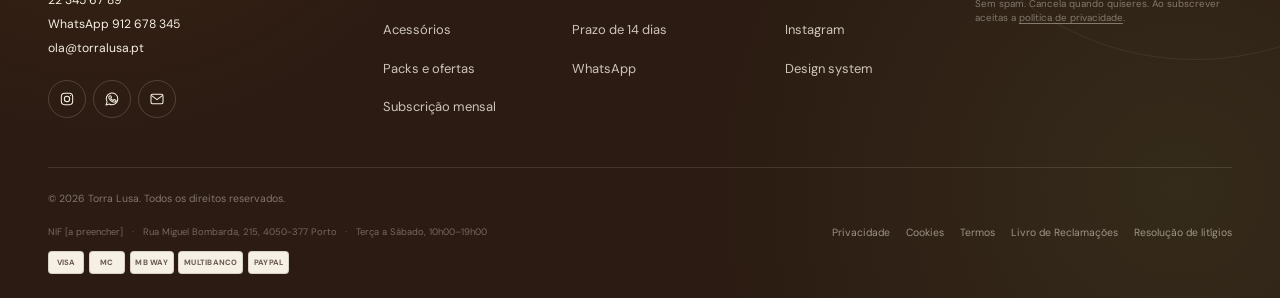
<file: confirmacao.html>
<!doctype html>
<html lang="pt-PT">
<head>
  <meta charset="utf-8">
  <meta name="viewport" content="width=device-width, initial-scale=1">
  <title>Encomenda confirmada — Torra Lusa</title>
  <meta name="description" content="Detalhes da tua encomenda simulada Torra Lusa, com resumo dos produtos, entrega estimada e próximos passos.">
  <meta name="theme-color" content="#f6efe4">
  <meta name="robots" content="noindex, nofollow">
  <link rel="canonical" href="https://torra-lusa.vercel.app/confirmacao.html">
  <meta property="og:type" content="website">
  <meta property="og:locale" content="pt_PT">
  <meta property="og:site_name" content="Torra Lusa">
  <meta property="og:title" content="Encomenda confirmada — Torra Lusa">
  <meta property="og:description" content="O resumo da tua encomenda simulada, com entrega estimada e próximos passos.">
  <meta property="og:url" content="https://torra-lusa.vercel.app/confirmacao.html">
  <meta property="og:image" content="https://torra-lusa.vercel.app/images/beans-sack.webp">
  <meta name="twitter:card" content="summary_large_image">
  <link rel="icon" href="images/favicon.svg" type="image/svg+xml">
  <link rel="preconnect" href="https://fonts.googleapis.com">
  <link rel="preconnect" href="https://fonts.gstatic.com" crossorigin>
  <link href="https://fonts.googleapis.com/css2?family=DM+Sans:ital,opsz,wght@0,9..40,300..700;1,9..40,400&family=Fraunces:ital,opsz,wght@0,9..144,300..700;1,9..144,300..600&display=swap" rel="stylesheet">
  <link rel="stylesheet" href="css/style.css">
</head>
<body data-page="confirmacao">
  <div data-site-header></div>

  <main id="conteudo">
    <section class="confirmation-page" aria-labelledby="confirmation-title">
      <div class="container">
        <div data-confirmation-content>
          <noscript>
            <div class="confirmation-empty">
              <div class="confirmation-mark">
                <svg width="34" height="34" viewBox="0 0 24 24" fill="none" stroke="currentColor" stroke-width="1.55" stroke-linecap="round" stroke-linejoin="round" aria-hidden="true"><path d="M5.5 8.5h13l-1 11h-11l-1-11Z"/><path d="M9 8.5V6a3 3 0 0 1 6 0v2.5"/></svg>
              </div>
              <span class="eyebrow">Confirmação</span>
              <h1 id="confirmation-title">A confirmação precisa de JavaScript.</h1>
              <p>Ativa o JavaScript para consultar os detalhes da encomenda simulada. Se precisares de ajuda, fala connosco por email ou WhatsApp.</p>
              <div class="confirmation-cta">
                <a class="btn" href="contactos.html">Falar connosco</a>
                <a class="btn btn--outline" href="loja.html">Voltar à loja</a>
              </div>
            </div>
          </noscript>
        </div>

        <section class="confirmation-invite" aria-labelledby="confirmation-newsletter-title">
          <div class="confirmation-invite__inner">
            <div>
              <span class="eyebrow">Enquanto o café arrefece</span>
              <h2 id="confirmation-newsletter-title">Uma carta por mês, sem ruído.</h2>
              <p>Novos lotes, notas de torra e histórias de origem. 10 % na primeira compra para quem se junta à mesa.</p>
            </div>
            <div class="confirmation-invite__actions">
              <form class="newsletter-form" data-newsletter-form data-source="confirmacao" novalidate>
                <label class="sr-only" for="confirmation-news-email">O teu email</label>
                <div class="newsletter-form__row">
                  <input id="confirmation-news-email" name="email" type="email" placeholder="o.teu@email.pt" autocomplete="email" required>
                  <button class="btn" type="submit" aria-label="Subscrever a newsletter"><svg width="18" height="18" viewBox="0 0 24 24" fill="none" stroke="currentColor" stroke-width="1.55" stroke-linecap="round" stroke-linejoin="round" aria-hidden="true"><path d="M4 12h15"/><path d="m13 6 6 6-6 6"/></svg></button>
                </div>
                <p class="form-message" data-newsletter-message role="status"></p>
              </form>
            </div>
          </div>
        </section>
      </div>
    </section>
  </main>

  <div data-site-footer></div>
  <div data-site-cart></div>
  <div data-site-floating></div>
  <script type="module" src="js/main.js"></script>
</body>
</html>
</file>
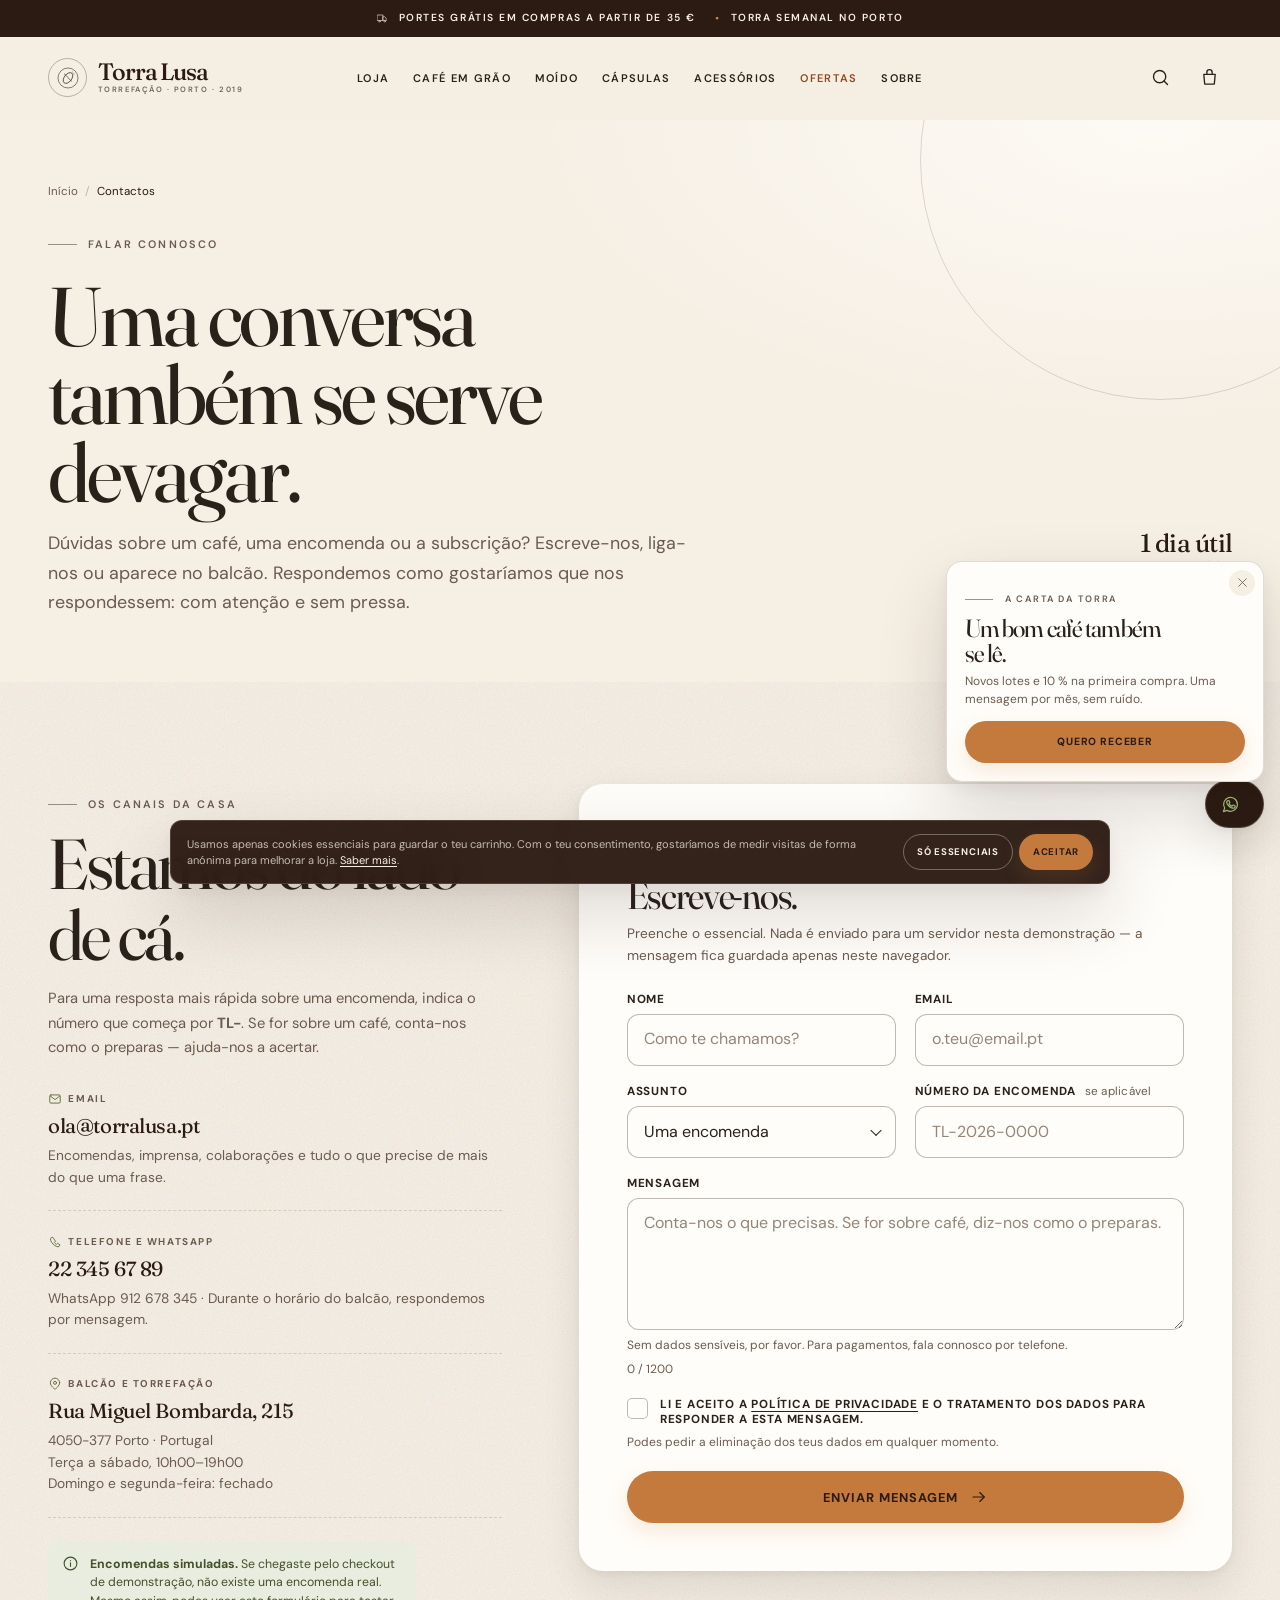
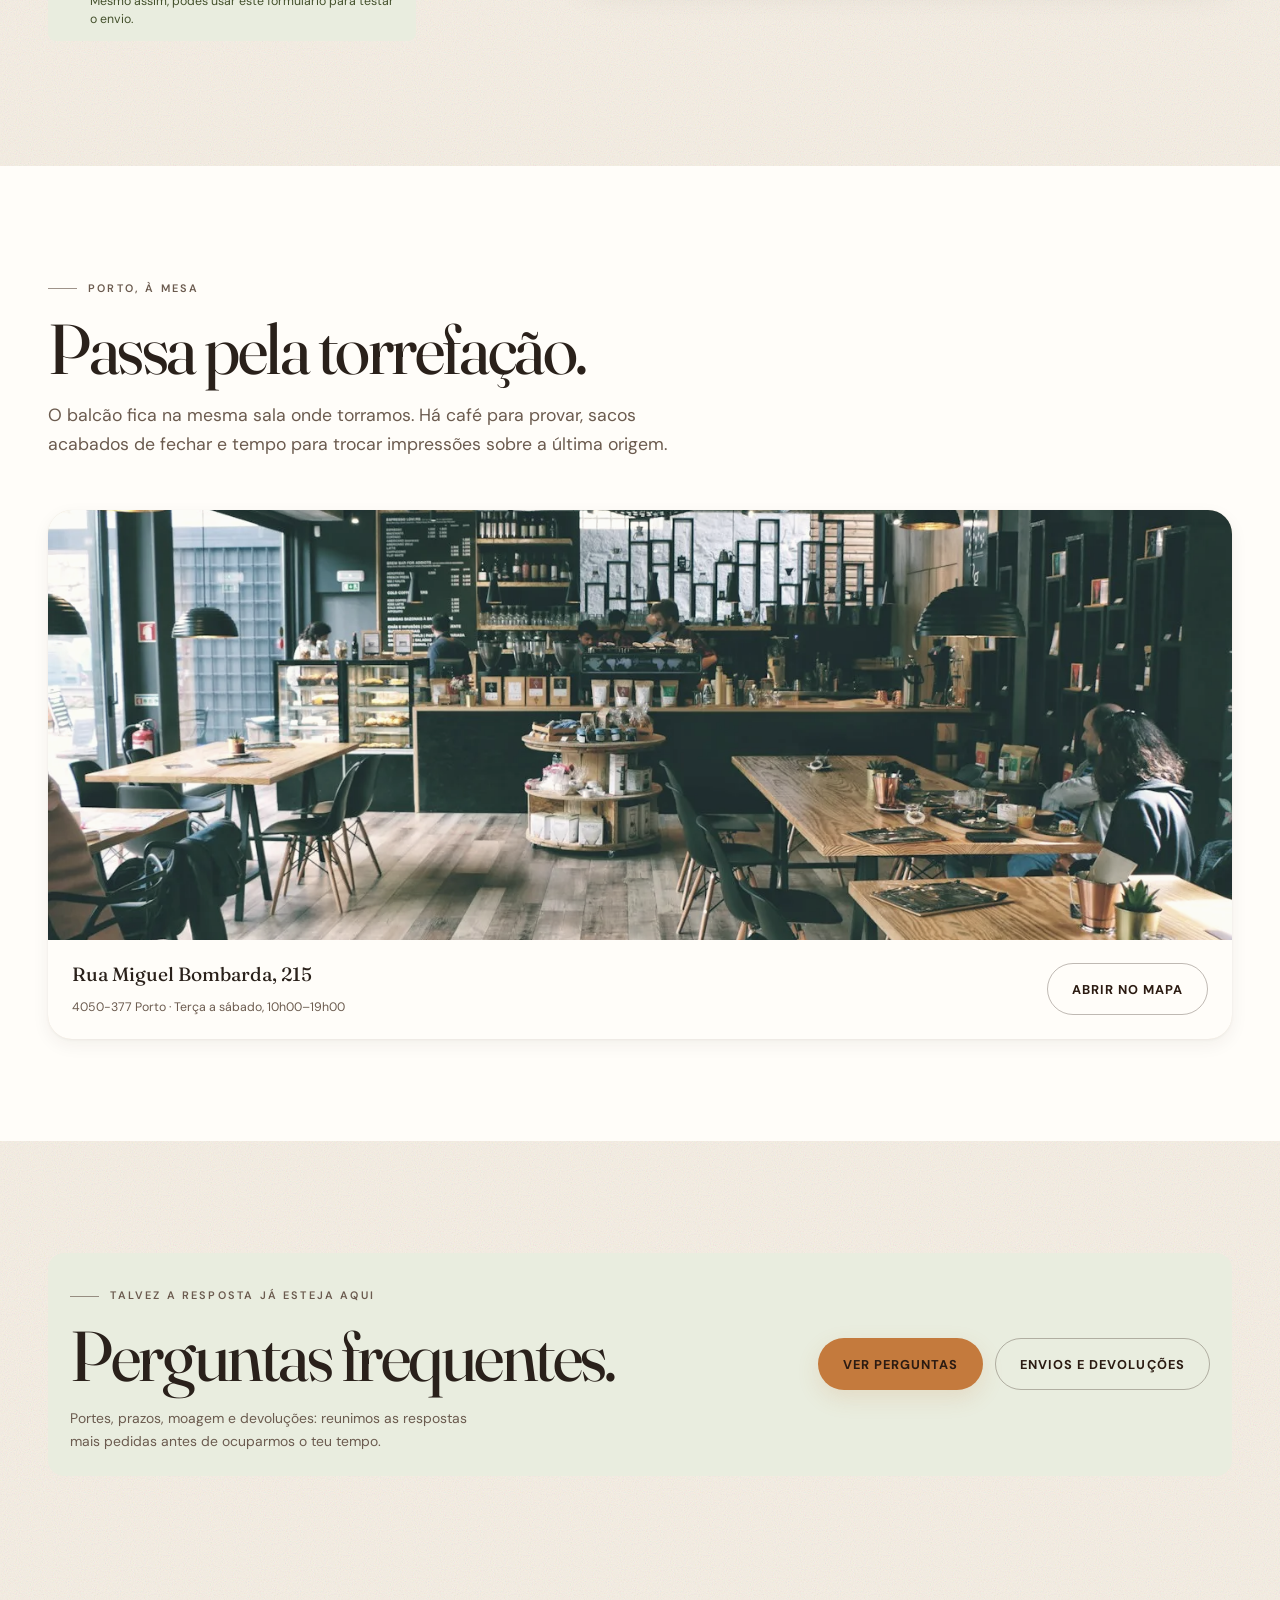
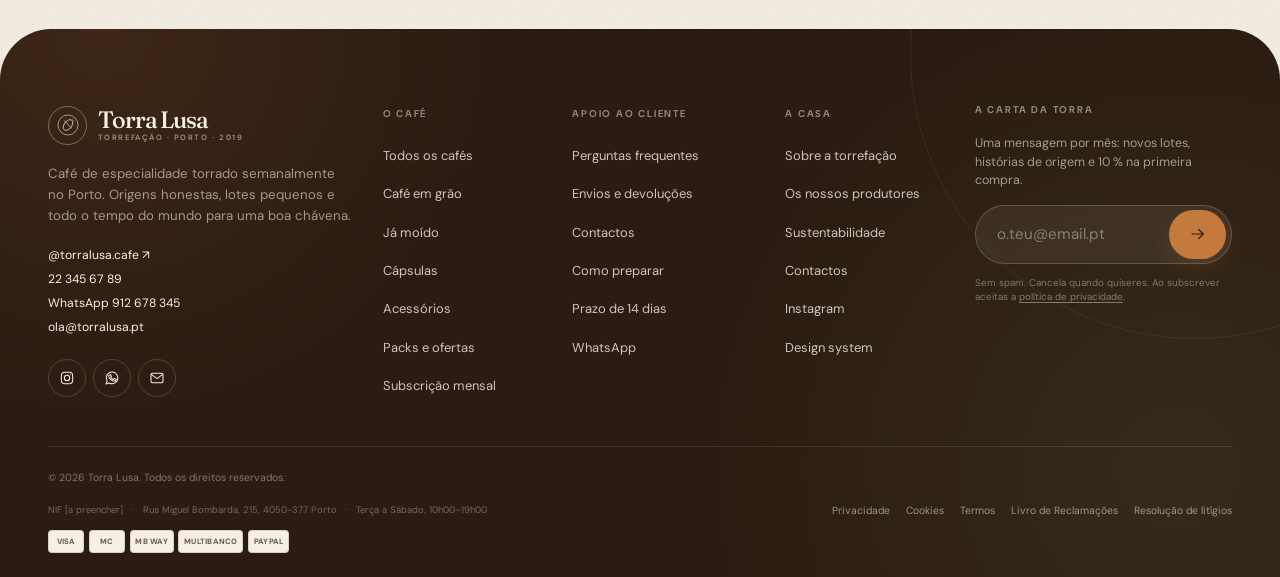
<file: contactos.html>
<!doctype html>
<html lang="pt-PT">
<head>
  <meta charset="utf-8">
  <meta name="viewport" content="width=device-width, initial-scale=1">
  <title>Contactos — Torra Lusa</title>
  <meta name="description" content="Fala com a Torra Lusa: email, telefone, WhatsApp e balcão no Porto. Ajuda com encomendas, subscrições, preparação de café e devoluções.">
  <meta name="theme-color" content="#f6efe4">
  <meta name="robots" content="index, follow">
  <link rel="canonical" href="https://torra-lusa.vercel.app/contactos.html">
  <meta property="og:type" content="website">
  <meta property="og:locale" content="pt_PT">
  <meta property="og:site_name" content="Torra Lusa">
  <meta property="og:title" content="Contactos — Torra Lusa">
  <meta property="og:description" content="Uma conversa também se serve devagar. Escreve-nos, liga-nos ou passa pela torrefação no Porto.">
  <meta property="og:url" content="https://torra-lusa.vercel.app/contactos.html">
  <meta property="og:image" content="https://torra-lusa.vercel.app/images/cafe-interior.webp">
  <meta name="twitter:card" content="summary_large_image">
  <link rel="icon" href="images/favicon.svg" type="image/svg+xml">
  <link rel="preconnect" href="https://fonts.googleapis.com">
  <link rel="preconnect" href="https://fonts.gstatic.com" crossorigin>
  <link href="https://fonts.googleapis.com/css2?family=DM+Sans:ital,opsz,wght@0,9..40,300..700;1,9..40,400&family=Fraunces:ital,opsz,wght@0,9..144,300..700;1,9..144,300..600&display=swap" rel="stylesheet">
  <link rel="stylesheet" href="css/style.css">
  <script type="application/ld+json">
  {
    "@context": "https://schema.org",
    "@type": "ContactPage",
    "name": "Contactos — Torra Lusa",
    "url": "https://torra-lusa.vercel.app/contactos.html",
    "description": "Contactos da torrefação e loja Torra Lusa, no Porto.",
    "mainEntity": {
      "@type": "LocalBusiness",
      "name": "Torra Lusa",
      "url": "https://torra-lusa.vercel.app/",
      "email": "ola@torralusa.pt",
      "telephone": "+351223456789",
      "address": {
        "@type": "PostalAddress",
        "streetAddress": "Rua Miguel Bombarda, 215",
        "postalCode": "4050-377",
        "addressLocality": "Porto",
        "addressCountry": "PT"
      },
      "openingHoursSpecification": {
        "@type": "OpeningHoursSpecification",
        "dayOfWeek": ["Tuesday", "Wednesday", "Thursday", "Friday", "Saturday"],
        "opens": "10:00",
        "closes": "19:00"
      }
    }
  }
  </script>
</head>
<body data-page="contactos">
  <div data-site-header></div>

  <main id="conteudo">
    <section class="page-hero" aria-labelledby="contactos-title">
      <div class="container">
        <nav aria-label="Trilho de navegação">
          <ol class="breadcrumbs">
            <li><a href="index.html">Início</a></li>
            <li><span aria-current="page">Contactos</span></li>
          </ol>
        </nav>
        <div class="page-hero__inner mt-3">
          <div class="page-hero__copy">
            <span class="eyebrow">Falar connosco</span>
            <h1 id="contactos-title">Uma conversa também se serve devagar.</h1>
            <p>Dúvidas sobre um café, uma encomenda ou a subscrição? Escreve-nos, liga-nos ou aparece no balcão. Respondemos como gostaríamos que nos respondessem: com atenção e sem pressa.</p>
          </div>
          <div class="page-hero__aside">
            <strong>1 dia útil</strong>
            resposta típica<br>
            Terça a sábado<br>
            10h00–19h00
          </div>
        </div>
      </div>
    </section>

    <section class="section" aria-labelledby="contactos-form-title">
      <div class="container contact-layout">
        <div>
          <span class="eyebrow">Os canais da casa</span>
          <h2 class="section-title mt-2" style="font-size:clamp(1.9rem,1.5rem+1.7vw,3rem)">Estamos do lado de cá.</h2>
          <p class="mt-2" style="max-width:46ch;color:var(--ink-soft);font-size:.92rem">Para uma resposta mais rápida sobre uma encomenda, indica o número que começa por <strong>TL-</strong>. Se for sobre um café, conta-nos como o preparas — ajuda-nos a acertar.</p>

          <div class="mt-4">
            <div class="contact-card">
              <span class="contact-card__label"><svg width="14" height="14" viewBox="0 0 24 24" fill="none" stroke="currentColor" stroke-width="1.55" stroke-linecap="round" stroke-linejoin="round" aria-hidden="true"><rect x="3" y="5" width="18" height="14" rx="2"/><path d="m4 7 8 6 8-6"/></svg> Email</span>
              <strong><a href="mailto:ola@torralusa.pt">ola@torralusa.pt</a></strong>
              <p>Encomendas, imprensa, colaborações e tudo o que precise de mais do que uma frase.</p>
            </div>
            <div class="contact-card">
              <span class="contact-card__label"><svg width="14" height="14" viewBox="0 0 24 24" fill="none" stroke="currentColor" stroke-width="1.55" stroke-linecap="round" stroke-linejoin="round" aria-hidden="true"><path d="M7.3 3.8 4.8 5.5c-1.7 1.2.2 6.5 3.9 10.2 3.7 3.7 9 5.6 10.2 3.9l1.7-2.5-4.3-3-2 2a18 18 0 0 1-3.4-3.4l2-2-3-4.3Z"/></svg> Telefone e WhatsApp</span>
              <strong><a href="tel:+351223456789">22 345 67 89</a></strong>
              <p><a href="https://wa.me/351912678345" target="_blank" rel="noopener">WhatsApp 912 678 345</a> · Durante o horário do balcão, respondemos por mensagem.</p>
            </div>
            <div class="contact-card">
              <span class="contact-card__label"><svg width="14" height="14" viewBox="0 0 24 24" fill="none" stroke="currentColor" stroke-width="1.55" stroke-linecap="round" stroke-linejoin="round" aria-hidden="true"><path d="M20 10c0 5.5-8 11-8 11S4 15.5 4 10a8 8 0 1 1 16 0Z"/><circle cx="12" cy="10" r="2.6"/></svg> Balcão e torrefação</span>
              <strong>Rua Miguel Bombarda, 215</strong>
              <address>4050-377 Porto · Portugal<br>Terça a sábado, 10h00–19h00<br>Domingo e segunda-feira: fechado</address>
            </div>
          </div>

          <div class="guest-note mt-3" style="max-width:46ch">
            <svg width="17" height="17" viewBox="0 0 24 24" fill="none" stroke="currentColor" stroke-width="1.55" stroke-linecap="round" stroke-linejoin="round" aria-hidden="true"><circle cx="12" cy="12" r="9"/><path d="M12 11v5"/><path d="M12 8h.01"/></svg>
            <span><strong>Encomendas simuladas.</strong> Se chegaste pelo checkout de demonstração, não existe uma encomenda real. Mesmo assim, podes usar este formulário para testar o envio.</span>
          </div>
        </div>

        <div class="contact-form">
          <span class="eyebrow">Mensagem direta</span>
          <h2 id="contactos-form-title" class="mt-2">Escreve-nos.</h2>
          <p>Preenche o essencial. Nada é enviado para um servidor nesta demonstração — a mensagem fica guardada apenas neste navegador.</p>

          <form class="form" data-contact-form novalidate>
            <div class="form-grid form-grid--2">
              <div class="field" data-field="name">
                <label class="field__label" for="contact-name">Nome</label>
                <input class="input" id="contact-name" name="name" type="text" autocomplete="name" placeholder="Como te chamamos?" required>
                <span class="field__error" role="alert"></span>
              </div>
              <div class="field" data-field="email">
                <label class="field__label" for="contact-email">Email</label>
                <input class="input" id="contact-email" name="email" type="email" autocomplete="email" placeholder="o.teu@email.pt" required>
                <span class="field__error" role="alert"></span>
              </div>
              <div class="field" data-field="topic">
                <label class="field__label" for="contact-topic">Assunto</label>
                <div class="select-wrap">
                  <select class="select" id="contact-topic" name="topic" required>
                    <option value="encomenda">Uma encomenda</option>
                    <option value="devolucao">Devolução ou troca</option>
                    <option value="subscricao">Subscrição de café</option>
                    <option value="preparacao">Como preparar o café</option>
                    <option value="imprensa">Imprensa e colaborações</option>
                    <option value="outro">Outro assunto</option>
                  </select>
                </div>
                <span class="field__error" role="alert"></span>
              </div>
              <div class="field" data-field="orderNumber" data-order-field hidden>
                <label class="field__label" for="contact-order">Número da encomenda <span class="field__optional">se aplicável</span></label>
                <input class="input" id="contact-order" name="orderNumber" type="text" placeholder="TL-2026-0000" autocomplete="off">
                <span class="field__error" role="alert"></span>
              </div>
              <div class="field field--full" data-field="message">
                <label class="field__label" for="contact-message">Mensagem</label>
                <textarea class="textarea" id="contact-message" name="message" maxlength="1200" placeholder="Conta-nos o que precisas. Se for sobre café, diz-nos como o preparas." required aria-describedby="contact-message-help contact-message-count"></textarea>
                <span class="field__hint" id="contact-message-help">Sem dados sensíveis, por favor. Para pagamentos, fala connosco por telefone.</span>
                <span class="field__hint" id="contact-message-count" data-contact-count aria-live="polite">0 / 1200</span>
                <span class="field__error" role="alert"></span>
              </div>
              <div class="field field--full" data-field="privacy">
                <label class="checkbox">
                  <input type="checkbox" name="privacy" required aria-describedby="contact-privacy-help">
                  <span class="checkbox__box" aria-hidden="true"></span>
                  <span>Li e aceito a <a href="privacidade.html" target="_blank" rel="noopener">política de privacidade</a> e o tratamento dos dados para responder a esta mensagem.</span>
                </label>
                <span class="field__hint" id="contact-privacy-help">Podes pedir a eliminação dos teus dados em qualquer momento.</span>
                <span class="field__error" role="alert"></span>
              </div>
            </div>
            <p class="form-message" data-contact-message role="status" aria-live="polite"></p>
            <button class="btn" type="submit">Enviar mensagem
              <svg width="18" height="18" viewBox="0 0 24 24" fill="none" stroke="currentColor" stroke-width="1.55" stroke-linecap="round" stroke-linejoin="round" aria-hidden="true"><path d="M4 12h15"/><path d="m13 6 6 6-6 6"/></svg>
            </button>
          </form>
        </div>
      </div>
    </section>

    <section class="section section--paper" aria-labelledby="visita-title">
      <div class="container">
        <div class="section-intro">
          <span class="eyebrow">Porto, à mesa</span>
          <h2 id="visita-title">Passa pela torrefação.</h2>
          <p>O balcão fica na mesma sala onde torramos. Há café para provar, sacos acabados de fechar e tempo para trocar impressões sobre a última origem.</p>
        </div>
        <div class="map-card">
          <img class="map-card__image" src="images/cafe-interior.webp" alt="Interior da torrefação Torra Lusa, com balcão de madeira e mesas junto à janela" width="1400" height="933" loading="lazy">
          <div class="map-card__address">
            <div>
              <strong>Rua Miguel Bombarda, 215</strong>
              <span>4050-377 Porto · Terça a sábado, 10h00–19h00</span>
            </div>
            <a class="btn btn--outline" href="https://www.google.com/maps/search/?api=1&amp;query=Rua+Miguel+Bombarda+215+Porto" target="_blank" rel="noopener">Abrir no mapa</a>
          </div>
        </div>
      </div>
    </section>

    <section class="section section--tight" aria-labelledby="contacto-faq-title">
      <div class="container">
        <div class="faq-help">
          <div>
            <span class="eyebrow">Talvez a resposta já esteja aqui</span>
            <h2 id="contacto-faq-title" class="mt-2" style="font-size:clamp(1.6rem,1.35rem+1.2vw,2.3rem)">Perguntas frequentes.</h2>
            <p class="mt-2">Portes, prazos, moagem e devoluções: reunimos as respostas mais pedidas antes de ocuparmos o teu tempo.</p>
          </div>
          <div class="cluster">
            <a class="btn" href="faq.html">Ver perguntas</a>
            <a class="btn btn--outline" href="envios-devolucoes.html">Envios e devoluções</a>
          </div>
        </div>
      </div>
    </section>
  </main>

  <div data-site-footer></div>
  <div data-site-cart></div>
  <div data-site-floating></div>
  <script type="module" src="js/main.js"></script>
</body>
</html>
</file>
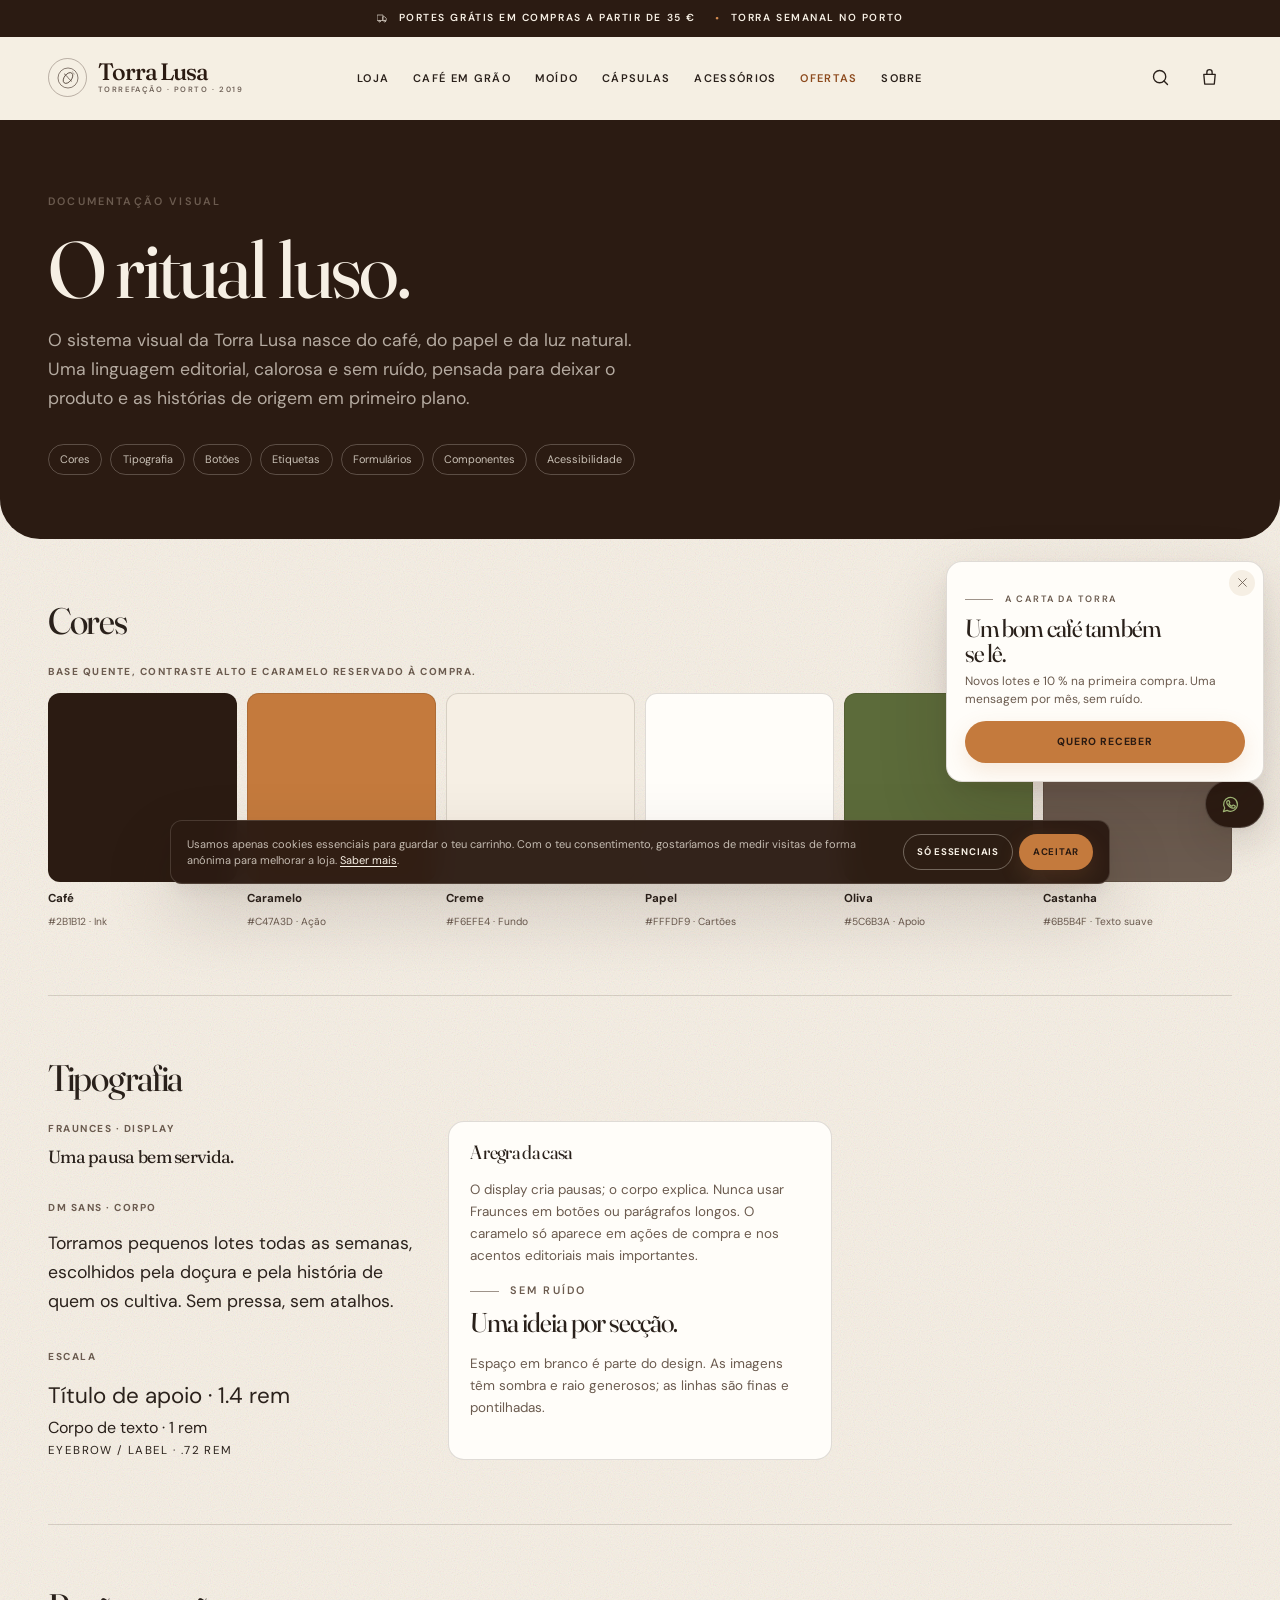
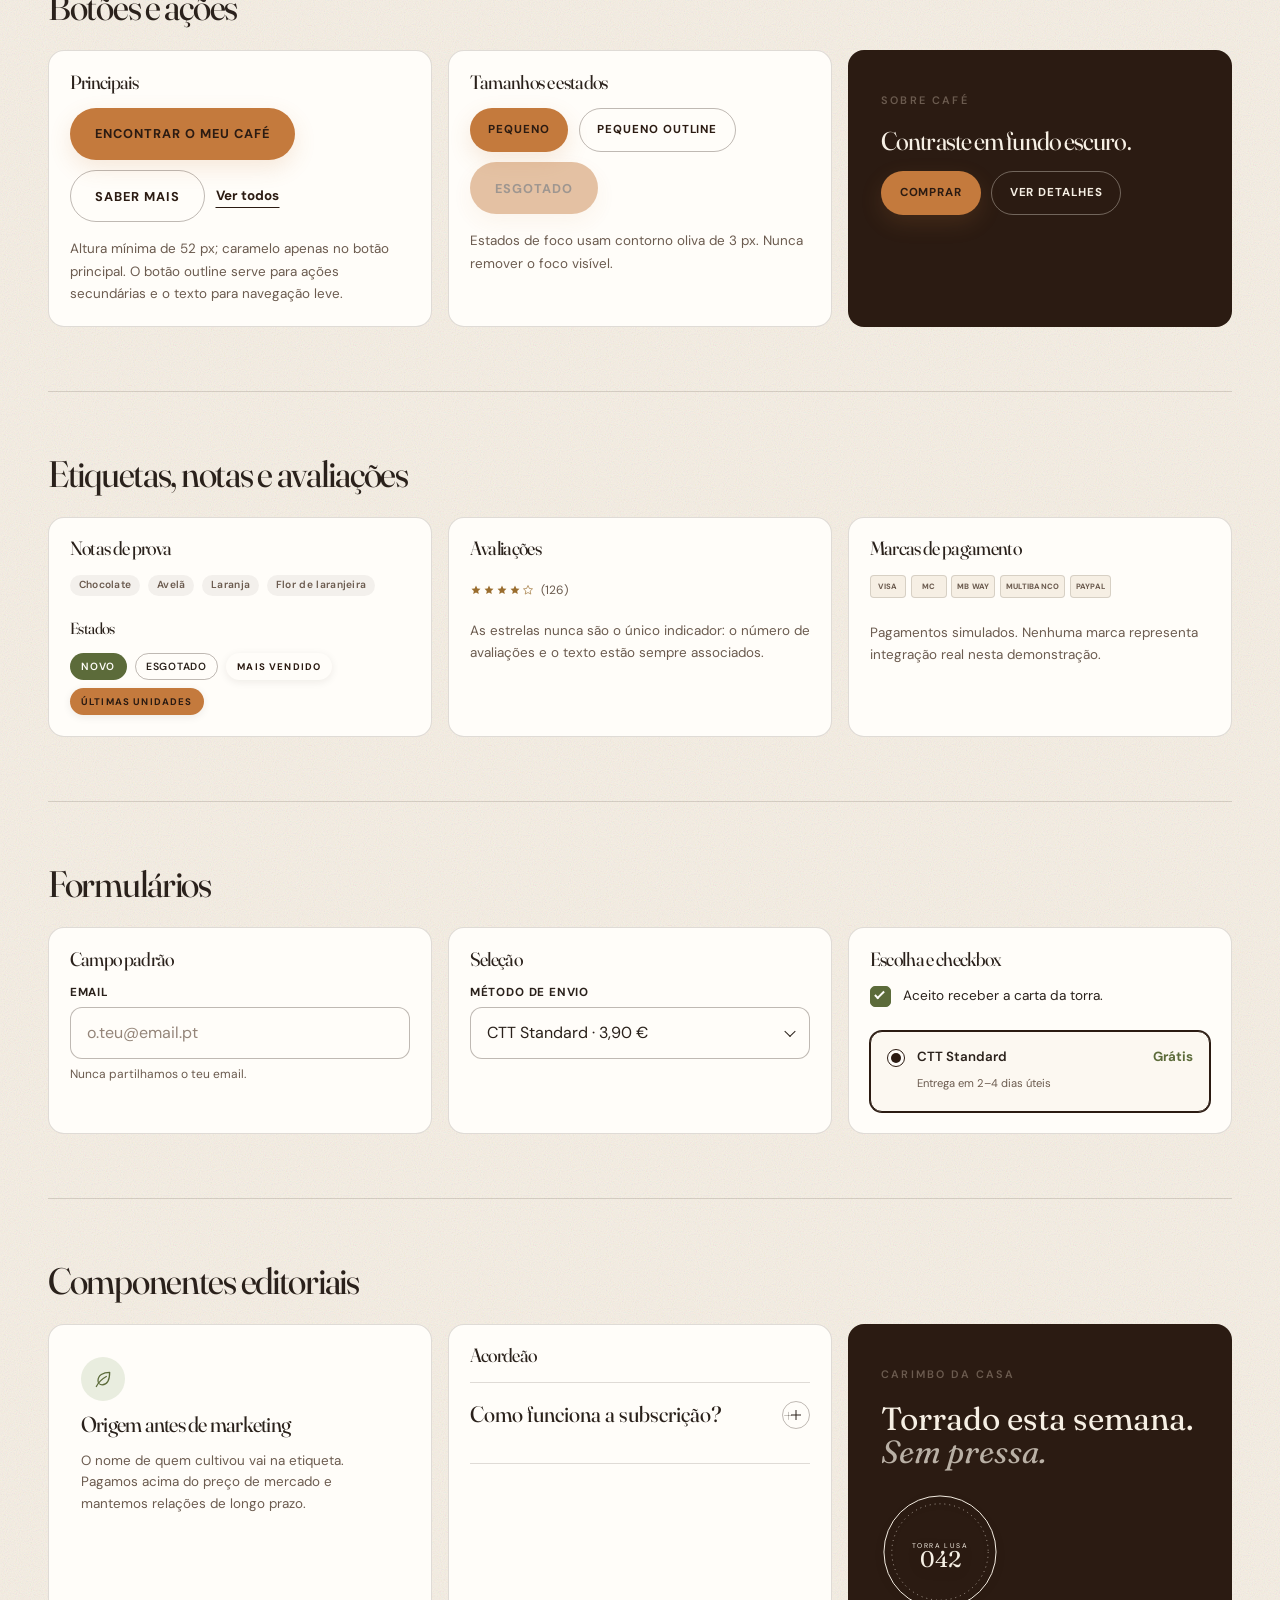
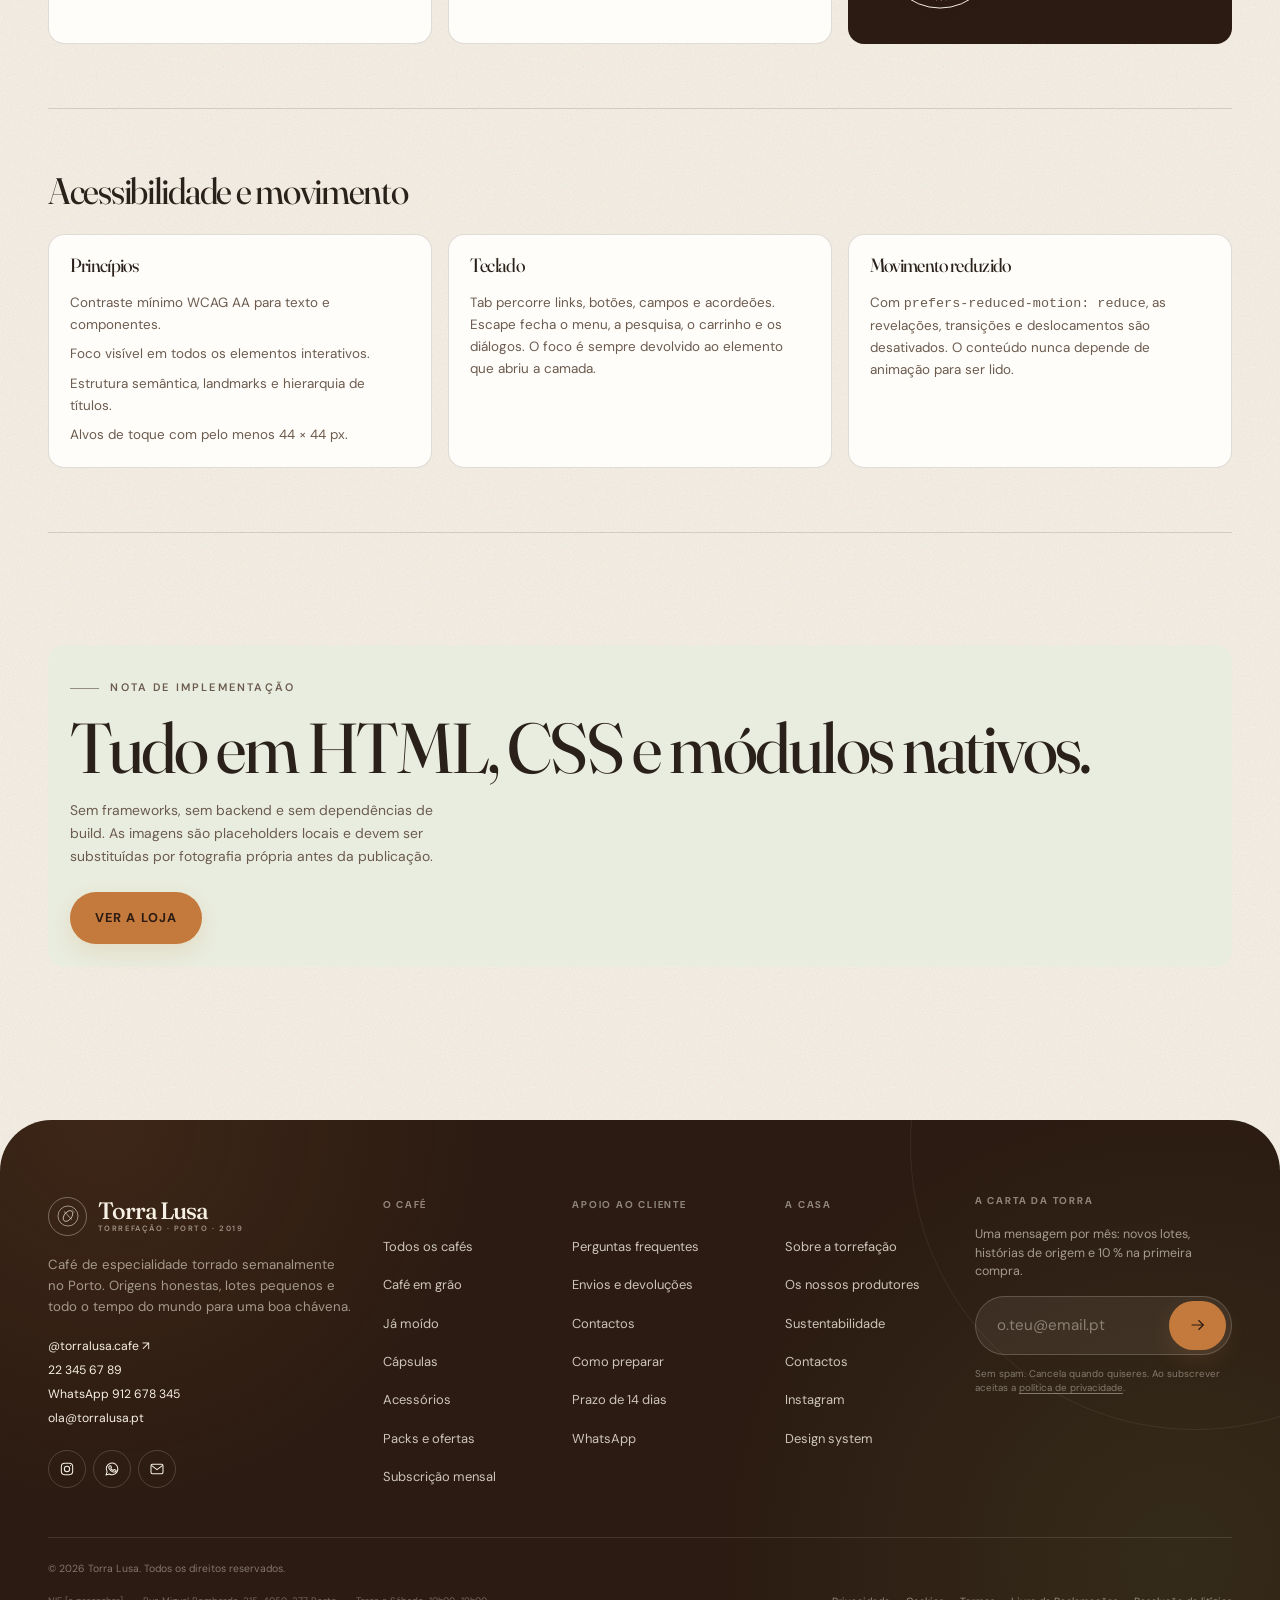
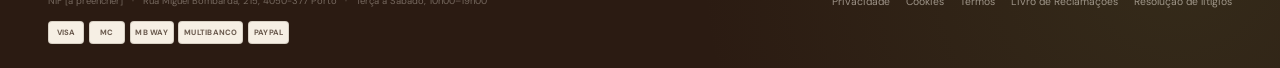
<file: design-system.html>
<!doctype html>
<html lang="pt-PT">
<head>
  <meta charset="utf-8">
  <meta name="viewport" content="width=device-width, initial-scale=1">
  <title>Design system — Torra Lusa</title>
  <meta name="description" content="Sistema visual da Torra Lusa: cores, tipografia, botões, formulários, etiquetas e componentes de interface.">
  <meta name="theme-color" content="#f6efe4">
  <meta name="robots" content="noindex, follow">
  <link rel="canonical" href="https://torra-lusa.vercel.app/design-system.html">
  <meta property="og:type" content="website">
  <meta property="og:locale" content="pt_PT">
  <meta property="og:site_name" content="Torra Lusa">
  <meta property="og:title" content="Design system — Torra Lusa">
  <meta property="og:description" content="O ritual luso: café, papel, luz natural e artesanato.">
  <meta property="og:url" content="https://torra-lusa.vercel.app/design-system.html">
  <meta property="og:image" content="https://torra-lusa.vercel.app/images/hero-ritual.webp">
  <meta name="twitter:card" content="summary_large_image">
  <link rel="icon" href="images/favicon.svg" type="image/svg+xml">
  <link rel="preconnect" href="https://fonts.googleapis.com">
  <link rel="preconnect" href="https://fonts.gstatic.com" crossorigin>
  <link href="https://fonts.googleapis.com/css2?family=DM+Sans:ital,opsz,wght@0,9..40,300..700;1,9..40,400&family=Fraunces:ital,opsz,wght@0,9..144,300..700;1,9..144,300..600&display=swap" rel="stylesheet">
  <link rel="stylesheet" href="css/style.css">
</head>
<body data-page="design-system">
  <div data-site-header></div>

  <main id="conteudo">
    <section class="ds-hero" aria-labelledby="ds-title">
      <div class="container">
        <span class="eyebrow eyebrow--plain">Documentação visual</span>
        <h1 id="ds-title">O ritual luso.</h1>
        <p>O sistema visual da Torra Lusa nasce do café, do papel e da luz natural. Uma linguagem editorial, calorosa e sem ruído, pensada para deixar o produto e as histórias de origem em primeiro plano.</p>
        <nav class="ds-nav" aria-label="Secções do design system">
          <a href="#cores">Cores</a>
          <a href="#tipografia">Tipografia</a>
          <a href="#botoes">Botões</a>
          <a href="#etiquetas">Etiquetas</a>
          <a href="#formularios">Formulários</a>
          <a href="#componentes">Componentes</a>
          <a href="#acessibilidade">Acessibilidade</a>
        </nav>
      </div>
    </section>

    <div class="container">
      <section class="ds-section" id="cores" aria-labelledby="cores-title">
        <h2 id="cores-title">Cores</h2>
        <p class="ds-label">Base quente, contraste alto e caramelo reservado à compra.</p>
        <div class="ds-swatches">
          <div class="ds-swatch"><span class="ds-swatch__color" style="background:#2b1b12"></span><strong>Café</strong><span>#2B1B12 · Ink</span></div>
          <div class="ds-swatch"><span class="ds-swatch__color" style="background:#c47a3d"></span><strong>Caramelo</strong><span>#C47A3D · Ação</span></div>
          <div class="ds-swatch"><span class="ds-swatch__color" style="background:#f6efe4"></span><strong>Creme</strong><span>#F6EFE4 · Fundo</span></div>
          <div class="ds-swatch"><span class="ds-swatch__color" style="background:#fffdf9"></span><strong>Papel</strong><span>#FFFDF9 · Cartões</span></div>
          <div class="ds-swatch"><span class="ds-swatch__color" style="background:#5c6b3a"></span><strong>Oliva</strong><span>#5C6B3A · Apoio</span></div>
          <div class="ds-swatch"><span class="ds-swatch__color" style="background:#6b5b4f"></span><strong>Castanha</strong><span>#6B5B4F · Texto suave</span></div>
        </div>
      </section>

      <section class="ds-section" id="tipografia" aria-labelledby="tipografia-title">
        <h2 id="tipografia-title">Tipografia</h2>
        <div class="ds-grid">
          <div class="ds-grid ds-type" style="grid-template-columns:1fr;gap:1.4rem">
            <div>
              <p class="ds-label">Fraunces · Display</p>
              <p style="font-family:var(--font-display);font-size:clamp(2.8rem,2rem+3vw,4.6rem);line-height:.95;letter-spacing:-.04em">Uma pausa bem servida.</p>
            </div>
            <div>
              <p class="ds-label">DM Sans · Corpo</p>
              <p style="max-width:52ch">Torramos pequenos lotes todas as semanas, escolhidos pela doçura e pela história de quem os cultiva. Sem pressa, sem atalhos.</p>
            </div>
            <div>
              <p class="ds-label">Escala</p>
              <p style="font-size:1.4rem">Título de apoio · 1.4 rem</p>
              <p style="font-size:1rem">Corpo de texto · 1 rem</p>
              <p style="font-size:.72rem;letter-spacing:.12em;text-transform:uppercase">Eyebrow / label · .72 rem</p>
            </div>
          </div>
          <div class="ds-component-box">
            <h3>A regra da casa</h3>
            <p class="text-small" style="color:var(--ink-soft)">O display cria pausas; o corpo explica. Nunca usar Fraunces em botões ou parágrafos longos. O caramelo só aparece em ações de compra e nos acentos editoriais mais importantes.</p>
            <p class="eyebrow mt-2">Sem ruído</p>
            <h3 class="mt-1" style="font-size:1.7rem">Uma ideia por secção.</h3>
            <p class="text-small mt-1" style="color:var(--ink-soft)">Espaço em branco é parte do design. As imagens têm sombra e raio generosos; as linhas são finas e pontilhadas.</p>
          </div>
        </div>
      </section>

      <section class="ds-section" id="botoes" aria-labelledby="botoes-title">
        <h2 id="botoes-title">Botões e ações</h2>
        <div class="ds-grid">
          <div class="ds-component-box">
            <h3>Principais</h3>
            <div class="ds-row">
              <button class="btn" type="button">Encontrar o meu café</button>
              <button class="btn btn--outline" type="button">Saber mais</button>
              <button class="btn btn--text" type="button">Ver todos</button>
            </div>
            <p class="text-small mt-2" style="color:var(--ink-soft)">Altura mínima de 52 px; caramelo apenas no botão principal. O botão outline serve para ações secundárias e o texto para navegação leve.</p>
          </div>
          <div class="ds-component-box">
            <h3>Tamanhos e estados</h3>
            <div class="ds-row">
              <button class="btn btn--sm" type="button">Pequeno</button>
              <button class="btn btn--outline btn--sm" type="button">Pequeno outline</button>
              <button class="btn" type="button" disabled>Esgotado</button>
            </div>
            <p class="text-small mt-2" style="color:var(--ink-soft)">Estados de foco usam contorno oliva de 3 px. Nunca remover o foco visível.</p>
          </div>
          <div class="ds-component-box ds-dark-demo">
            <span class="eyebrow eyebrow--plain">Sobre café</span>
            <h3 class="mt-2" style="color:var(--cream);font-size:1.6rem">Contraste em fundo escuro.</h3>
            <div class="ds-row mt-2">
              <button class="btn btn--sm" type="button">Comprar</button>
              <button class="btn btn--ghost-light btn--sm" type="button">Ver detalhes</button>
            </div>
          </div>
        </div>
      </section>

      <section class="ds-section" id="etiquetas" aria-labelledby="etiquetas-title">
        <h2 id="etiquetas-title">Etiquetas, notas e avaliações</h2>
        <div class="ds-grid">
          <div class="ds-component-box">
            <h3>Notas de prova</h3>
            <div class="ds-labels">
              <span class="note-label">Chocolate</span>
              <span class="note-label">Avelã</span>
              <span class="note-label">Laranja</span>
              <span class="note-label">Flor de laranjeira</span>
            </div>
            <h3 class="mt-3" style="font-size:1rem">Estados</h3>
            <div class="ds-labels">
              <span class="pill pill--olive">Novo</span>
              <span class="pill pill--outline">Esgotado</span>
              <span class="product-flag">Mais vendido</span>
              <span class="product-flag product-flag--low">Últimas unidades</span>
            </div>
          </div>
          <div class="ds-component-box">
            <h3>Avaliações</h3>
            <span class="rating" aria-label="Avaliação 4,8 de 5, 126 avaliações"><span class="rating__stars" aria-hidden="true"><svg viewBox="0 0 24 24"><path d="m12 3 2.7 5.9 6.3.7-4.7 4.4 1.3 6.2L12 17l-5.6 3.2L7.7 14 3 9.6l6.3-.7L12 3Z"/></svg><svg viewBox="0 0 24 24"><path d="m12 3 2.7 5.9 6.3.7-4.7 4.4 1.3 6.2L12 17l-5.6 3.2L7.7 14 3 9.6l6.3-.7L12 3Z"/></svg><svg viewBox="0 0 24 24"><path d="m12 3 2.7 5.9 6.3.7-4.7 4.4 1.3 6.2L12 17l-5.6 3.2L7.7 14 3 9.6l6.3-.7L12 3Z"/></svg><svg viewBox="0 0 24 24"><path d="m12 3 2.7 5.9 6.3.7-4.7 4.4 1.3 6.2L12 17l-5.6 3.2L7.7 14 3 9.6l6.3-.7L12 3Z"/></svg><svg viewBox="0 0 24 24" class="is-empty"><path d="m12 3 2.7 5.9 6.3.7-4.7 4.4 1.3 6.2L12 17l-5.6 3.2L7.7 14 3 9.6l6.3-.7L12 3Z" fill="none" stroke="currentColor" stroke-width="1.3"/></svg></span><span>(126)</span></span>
            <p class="text-small mt-2" style="color:var(--ink-soft)">As estrelas nunca são o único indicador: o número de avaliações e o texto estão sempre associados.</p>
          </div>
          <div class="ds-component-box">
            <h3>Marcas de pagamento</h3>
            <div class="footer-payments" style="margin-top:0">
              <span class="payment-mark">Visa</span>
              <span class="payment-mark">MC</span>
              <span class="payment-mark">MB WAY</span>
              <span class="payment-mark">Multibanco</span>
              <span class="payment-mark">PayPal</span>
            </div>
            <p class="text-small mt-3" style="color:var(--ink-soft)">Pagamentos simulados. Nenhuma marca representa integração real nesta demonstração.</p>
          </div>
        </div>
      </section>

      <section class="ds-section" id="formularios" aria-labelledby="formularios-title">
        <h2 id="formularios-title">Formulários</h2>
        <div class="ds-grid">
          <div class="ds-component-box">
            <h3>Campo padrão</h3>
            <div class="ds-form-demo">
              <div class="field">
                <label class="field__label" for="ds-email">Email</label>
                <input class="input" id="ds-email" type="email" placeholder="o.teu@email.pt">
                <span class="field__hint">Nunca partilhamos o teu email.</span>
              </div>
            </div>
          </div>
          <div class="ds-component-box">
            <h3>Seleção</h3>
            <div class="ds-form-demo">
              <div class="field">
                <label class="field__label" for="ds-select">Método de envio</label>
                <div class="select-wrap">
                  <select class="select" id="ds-select">
                    <option>CTT Standard · 3,90 €</option>
                    <option>Entrega Expresso · 6,50 €</option>
                    <option>Levantamento na loja · grátis</option>
                  </select>
                </div>
              </div>
            </div>
          </div>
          <div class="ds-component-box">
            <h3>Escolha e checkbox</h3>
            <label class="checkbox">
              <input type="checkbox" checked>
              <span class="checkbox__box" aria-hidden="true"></span>
              <span>Aceito receber a carta da torra.</span>
            </label>
            <div class="ds-row mt-3">
              <label class="choice-card" style="width:100%">
                <input type="radio" name="ds-ship" checked>
                <span class="choice-card__control" aria-hidden="true"></span>
                <span class="choice-card__body"><span class="choice-card__title"><span>CTT Standard</span><span class="choice-card__free">Grátis</span></span><span class="choice-card__description">Entrega em 2–4 dias úteis</span></span>
              </label>
            </div>
          </div>
        </div>
      </section>

      <section class="ds-section" id="componentes" aria-labelledby="componentes-title">
        <h2 id="componentes-title">Componentes editoriais</h2>
        <div class="ds-grid">
          <article class="value-card">
            <span class="value-card__icon">
              <svg width="20" height="20" viewBox="0 0 24 24" fill="none" stroke="currentColor" stroke-width="1.55" stroke-linecap="round" stroke-linejoin="round" aria-hidden="true"><path d="M20 4c-8 0-14 3.5-14 10a5 5 0 0 0 5 5c6.5 0 9-6 9-15Z"/><path d="M4 21c2.8-5.5 6.5-9 12-12"/></svg>
            </span>
            <h3>Origem antes de marketing</h3>
            <p>O nome de quem cultivou vai na etiqueta. Pagamos acima do preço de mercado e mantemos relações de longo prazo.</p>
          </article>
          <div class="ds-component-box">
            <h3>Acordeão</h3>
            <div class="accordion">
              <div class="accordion__item">
                <h3 style="font-family:var(--font-body);font-size:.9rem"><button class="accordion__button" type="button" aria-expanded="false" aria-controls="ds-accordion-panel">Como funciona a subscrição?<span class="accordion__symbol" aria-hidden="true">+</span></button></h3>
                <div class="accordion__panel" id="ds-accordion-panel" aria-hidden="true">
                  <div class="accordion__inner"><div class="accordion__content">Escolhes o café, o formato, a moagem e a periodicidade. Recebes com 10 % de desconto e podes pausar ou cancelar quando quiseres.</div></div>
                </div>
              </div>
            </div>
          </div>
          <div class="ds-component-box ds-dark-demo">
            <span class="eyebrow eyebrow--plain">Carimbo da casa</span>
            <p class="mt-2" style="font-family:var(--font-display);font-size:2rem;line-height:1.05;color:var(--cream)">Torrado esta semana.<br><em style="color:rgba(246,239,228,.7)">Sem pressa.</em></p>
            <div class="stamp stamp--light mt-3" aria-hidden="true" style="position:static;margin-top:1.5rem">
              <svg viewBox="0 0 120 120" fill="none">
                <circle cx="60" cy="60" r="57" stroke="currentColor" stroke-width="1"/>
                <circle cx="60" cy="60" r="49" stroke="currentColor" stroke-width="1" stroke-dasharray="1 4" opacity=".6"/>
                <text x="60" y="56" text-anchor="middle" fill="currentColor" font-size="7" font-family="DM Sans, sans-serif" letter-spacing="1.5">TORRA LUSA</text>
                <text x="60" y="75" text-anchor="middle" fill="currentColor" font-size="23" font-family="Fraunces, Georgia, serif">042</text>
              </svg>
            </div>
          </div>
        </div>
      </section>

      <section class="ds-section" id="acessibilidade" aria-labelledby="acessibilidade-title">
        <h2 id="acessibilidade-title">Acessibilidade e movimento</h2>
        <div class="ds-grid">
          <div class="ds-component-box">
            <h3>Princípios</h3>
            <ul class="text-small" style="color:var(--ink-soft);display:grid;gap:.45rem">
              <li>Contraste mínimo WCAG AA para texto e componentes.</li>
              <li>Foco visível em todos os elementos interativos.</li>
              <li>Estrutura semântica, landmarks e hierarquia de títulos.</li>
              <li>Alvos de toque com pelo menos 44 × 44 px.</li>
            </ul>
          </div>
          <div class="ds-component-box">
            <h3>Teclado</h3>
            <p class="text-small" style="color:var(--ink-soft)">Tab percorre links, botões, campos e acordeões. Escape fecha o menu, a pesquisa, o carrinho e os diálogos. O foco é sempre devolvido ao elemento que abriu a camada.</p>
          </div>
          <div class="ds-component-box">
            <h3>Movimento reduzido</h3>
            <p class="text-small" style="color:var(--ink-soft)">Com <code>prefers-reduced-motion: reduce</code>, as revelações, transições e deslocamentos são desativados. O conteúdo nunca depende de animação para ser lido.</p>
          </div>
        </div>
      </section>

      <section class="section section--tight" aria-labelledby="ds-footer-title">
        <div class="faq-help">
          <div>
            <span class="eyebrow">Nota de implementação</span>
            <h2 id="ds-footer-title" class="mt-2" style="font-size:clamp(1.6rem,1.35rem+1.2vw,2.3rem)">Tudo em HTML, CSS e módulos nativos.</h2>
            <p class="mt-2">Sem frameworks, sem backend e sem dependências de build. As imagens são placeholders locais e devem ser substituídas por fotografia própria antes da publicação.</p>
          </div>
          <a class="btn" href="index.html">Ver a loja</a>
        </div>
      </section>
    </div>
  </main>

  <div data-site-footer></div>
  <div data-site-cart></div>
  <div data-site-floating></div>
  <script type="module" src="js/main.js"></script>
</body>
</html>
</file>
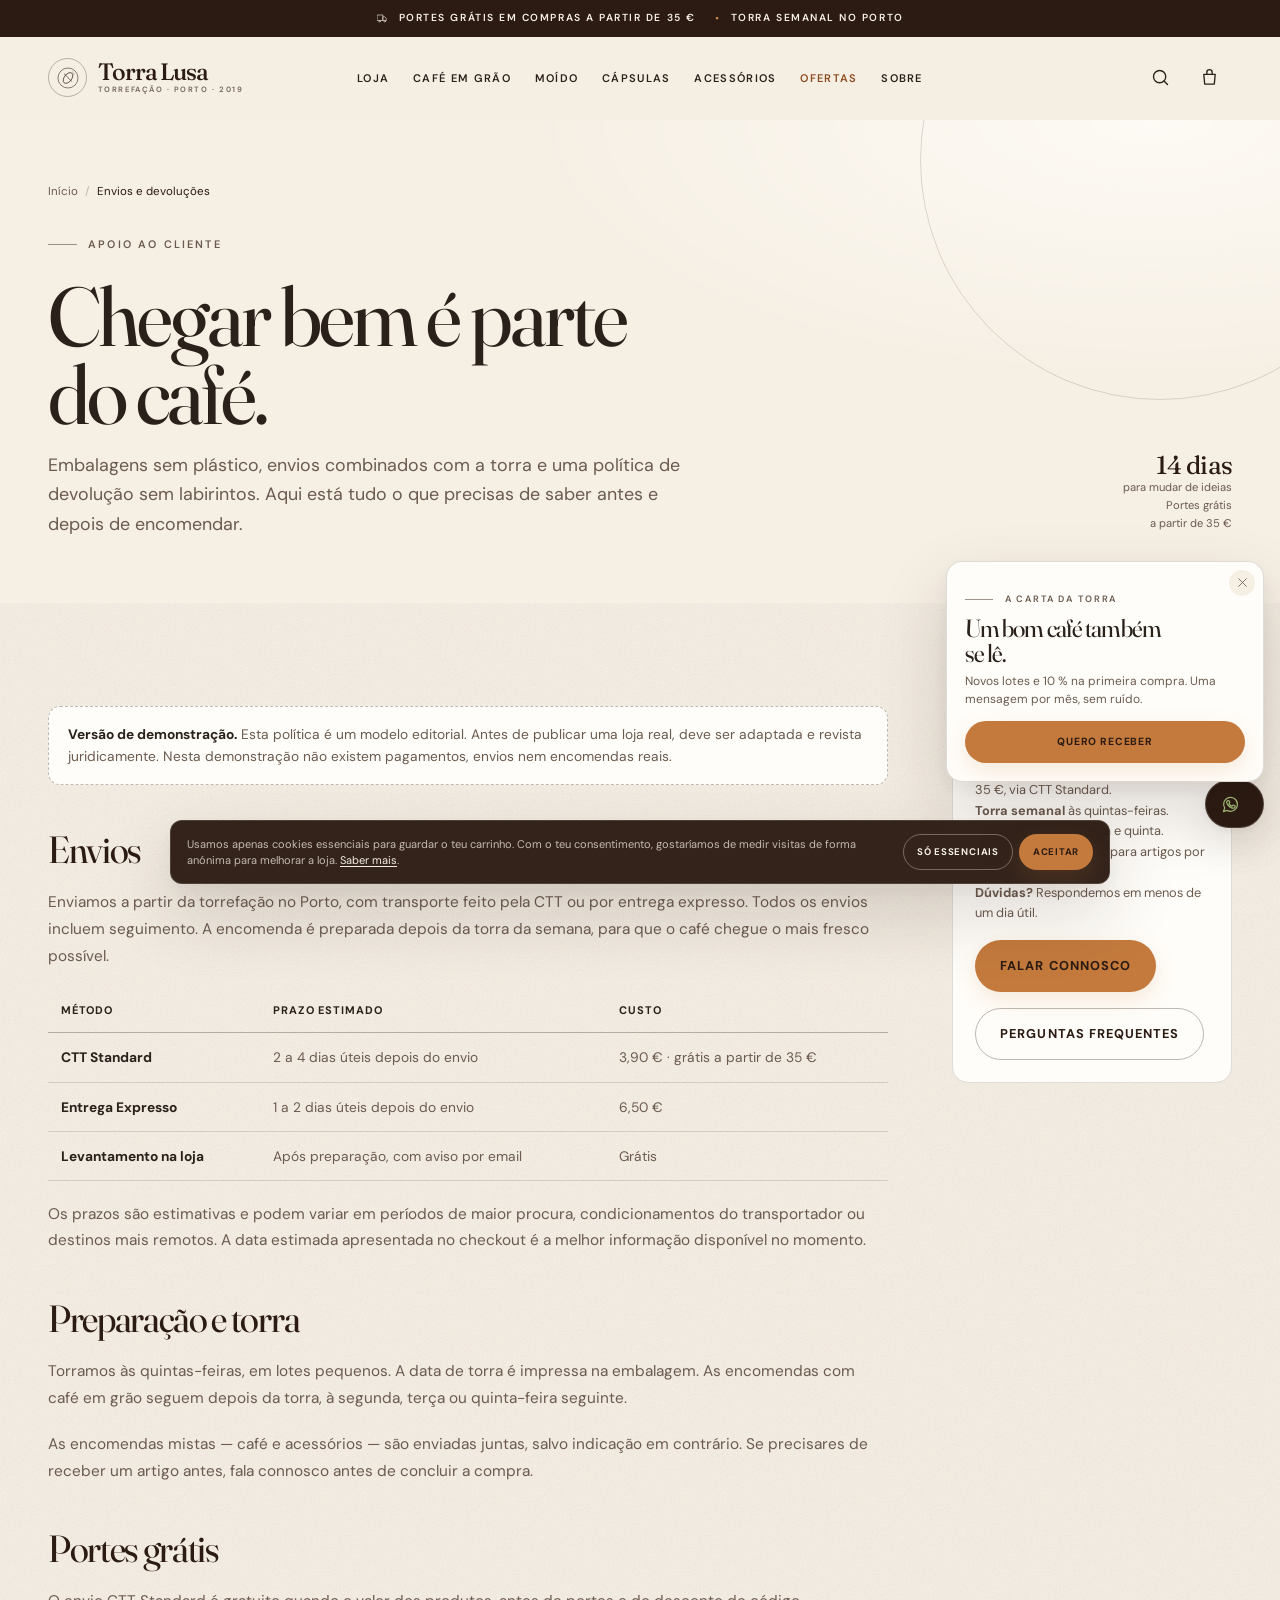
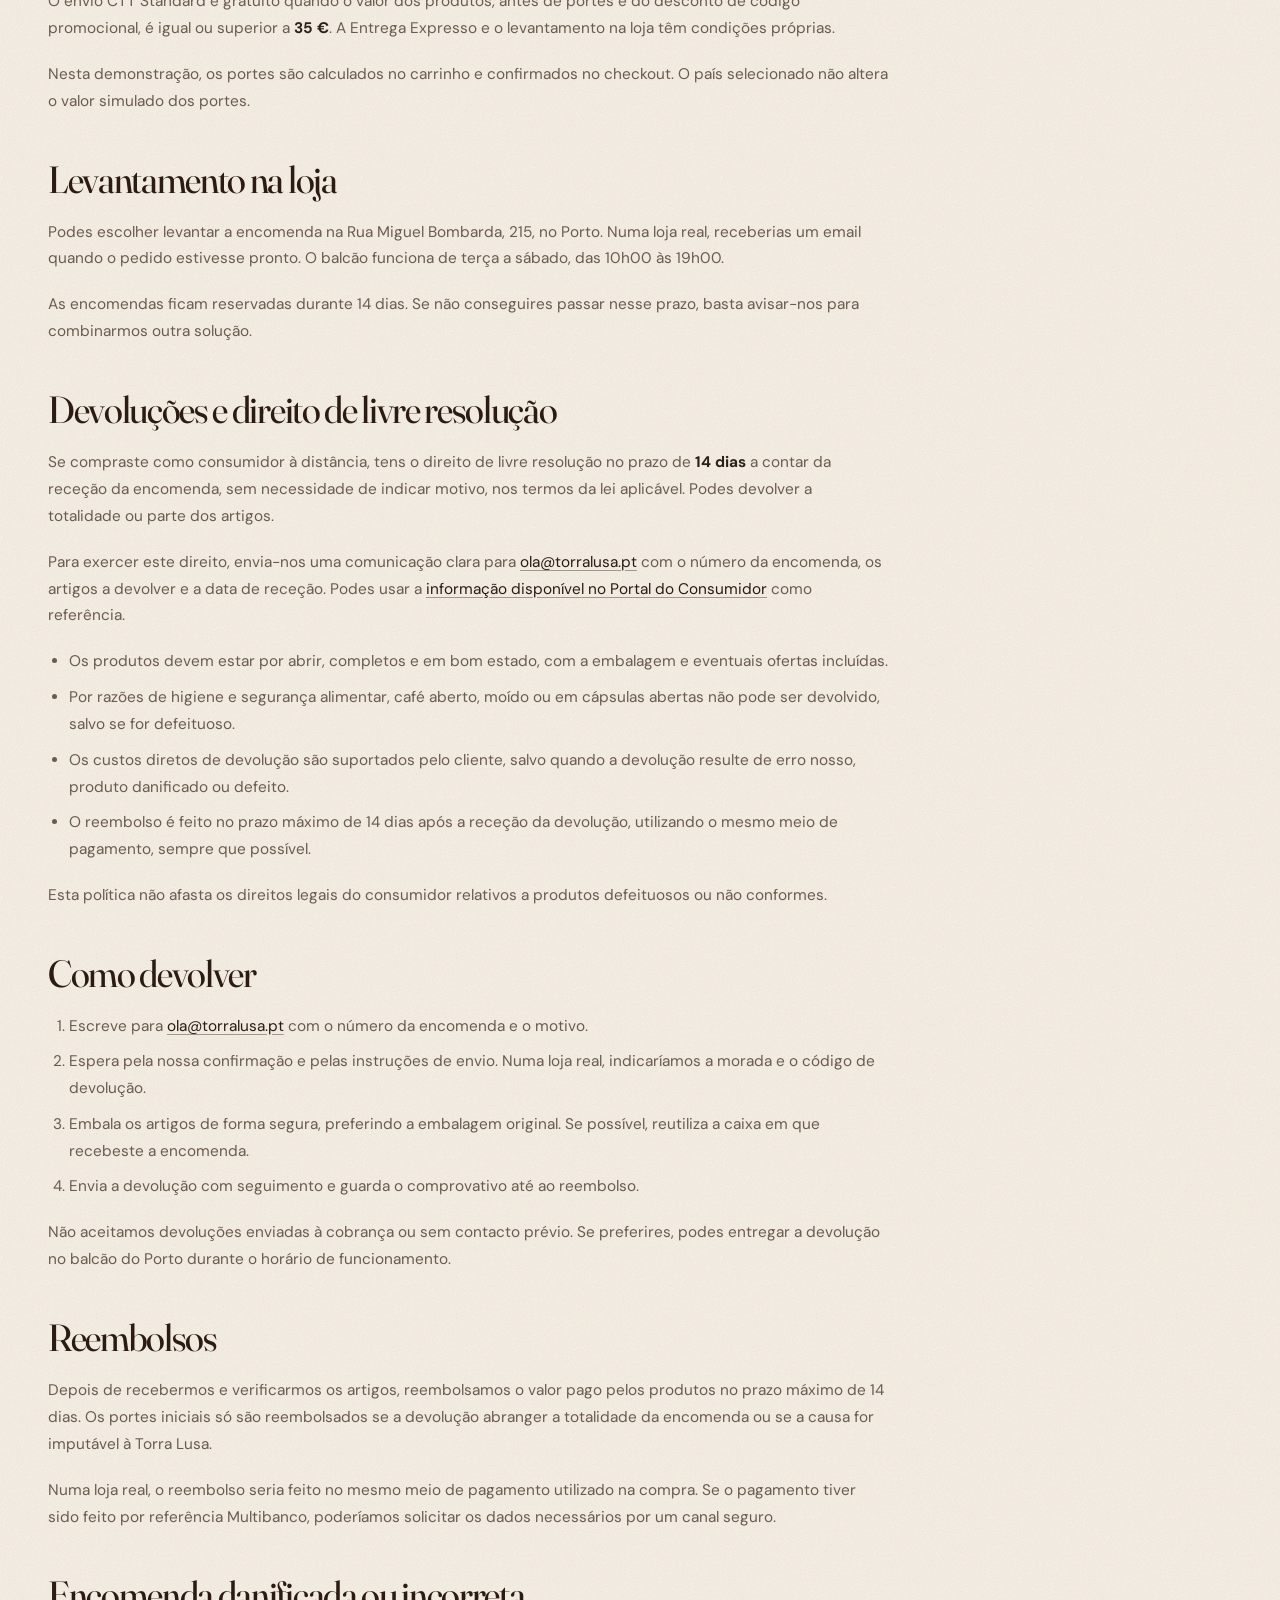
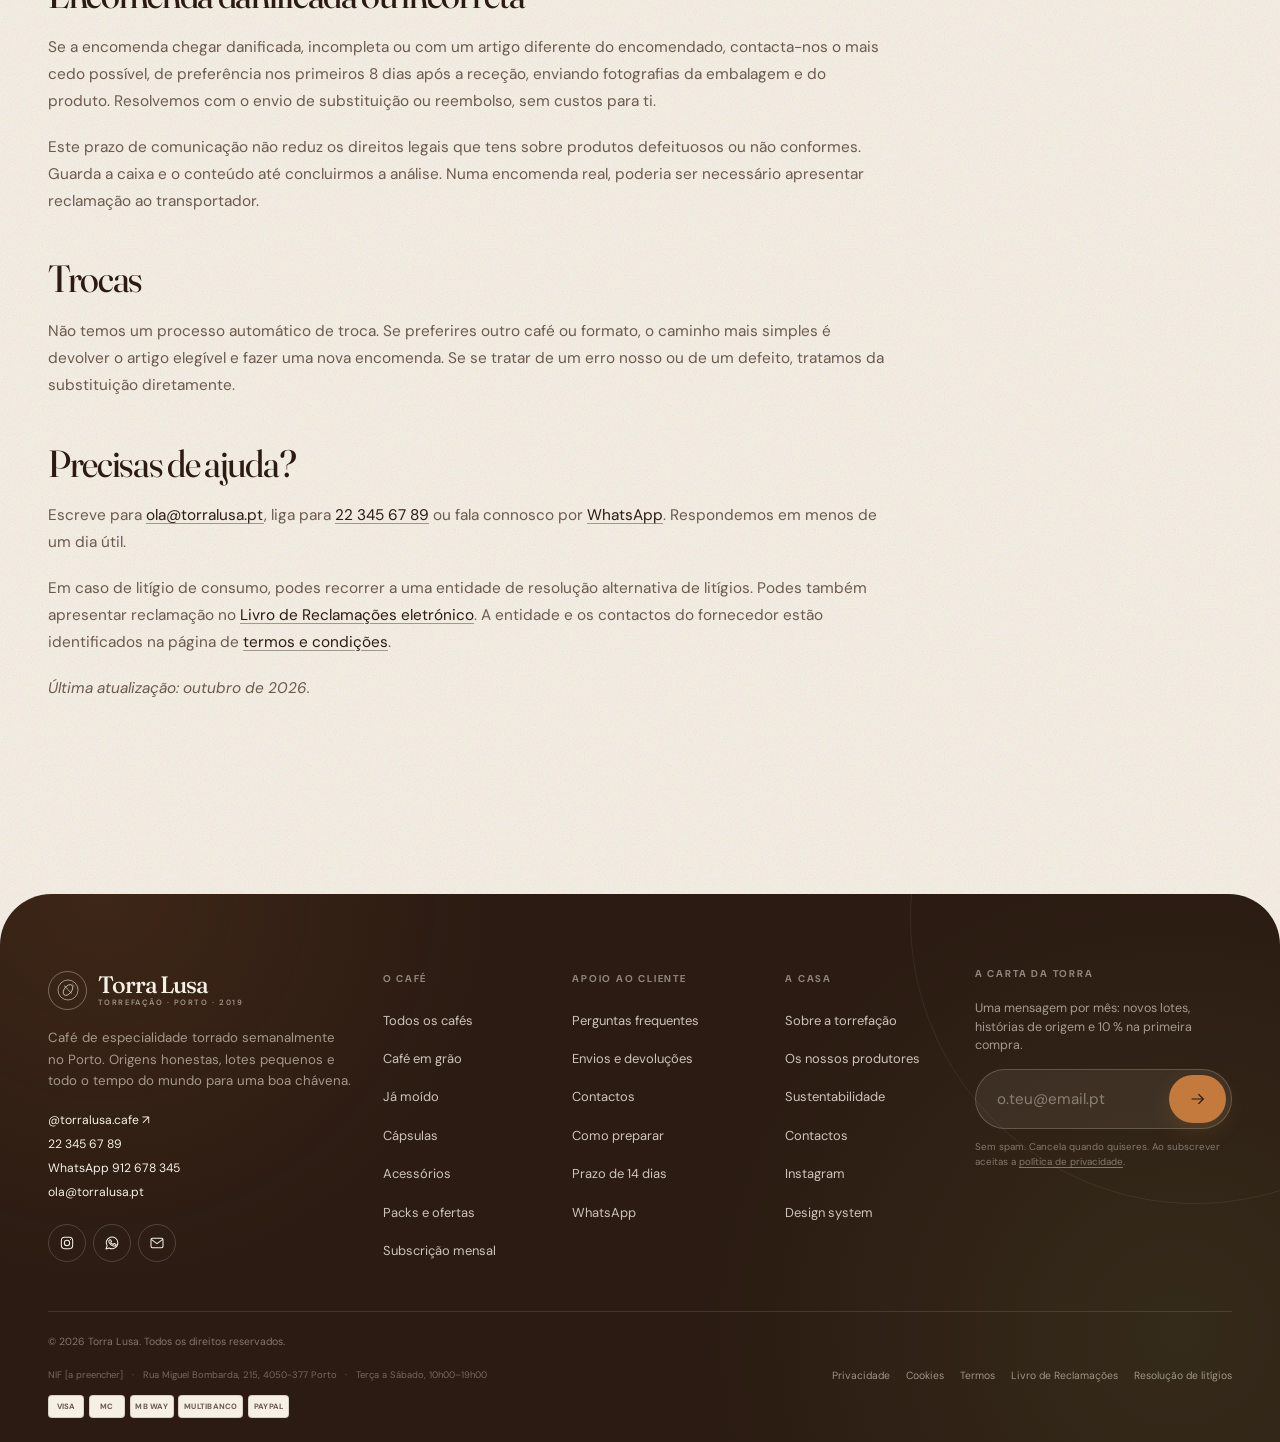
<file: envios-devolucoes.html>
<!doctype html>
<html lang="pt-PT">
<head>
  <meta charset="utf-8">
  <meta name="viewport" content="width=device-width, initial-scale=1">
  <title>Envios e devoluções — Torra Lusa</title>
  <meta name="description" content="Portes, prazos de entrega, levantamento na loja, devoluções em 14 dias e reembolsos na Torra Lusa.">
  <meta name="theme-color" content="#f6efe4">
  <meta name="robots" content="index, follow">
  <link rel="canonical" href="https://torra-lusa.vercel.app/envios-devolucoes.html">
  <meta property="og:type" content="website">
  <meta property="og:locale" content="pt_PT">
  <meta property="og:site_name" content="Torra Lusa">
  <meta property="og:title" content="Envios e devoluções — Torra Lusa">
  <meta property="og:description" content="Tudo sobre portes, prazos, devoluções e reembolsos.">
  <meta property="og:url" content="https://torra-lusa.vercel.app/envios-devolucoes.html">
  <meta property="og:image" content="https://torra-lusa.vercel.app/images/beans-sack.webp">
  <meta name="twitter:card" content="summary_large_image">
  <link rel="icon" href="images/favicon.svg" type="image/svg+xml">
  <link rel="preconnect" href="https://fonts.googleapis.com">
  <link rel="preconnect" href="https://fonts.gstatic.com" crossorigin>
  <link href="https://fonts.googleapis.com/css2?family=DM+Sans:ital,opsz,wght@0,9..40,300..700;1,9..40,400&family=Fraunces:ital,opsz,wght@0,9..144,300..700;1,9..144,300..600&display=swap" rel="stylesheet">
  <link rel="stylesheet" href="css/style.css">
</head>
<body data-page="envios">
  <div data-site-header></div>

  <main id="conteudo">
    <section class="page-hero" aria-labelledby="envios-title">
      <div class="container">
        <nav aria-label="Trilho de navegação">
          <ol class="breadcrumbs">
            <li><a href="index.html">Início</a></li>
            <li><span aria-current="page">Envios e devoluções</span></li>
          </ol>
        </nav>
        <div class="page-hero__inner mt-3">
          <div class="page-hero__copy">
            <span class="eyebrow">Apoio ao cliente</span>
            <h1 id="envios-title">Chegar bem é parte do café.</h1>
            <p>Embalagens sem plástico, envios combinados com a torra e uma política de devolução sem labirintos. Aqui está tudo o que precisas de saber antes e depois de encomendar.</p>
          </div>
          <div class="page-hero__aside">
            <strong>14 dias</strong>
            para mudar de ideias<br>
            Portes grátis<br>
            a partir de 35 €
          </div>
        </div>
      </div>
    </section>

    <section class="section">
      <div class="container page-layout">
        <article class="prose">
          <div class="notice">
            <strong>Versão de demonstração.</strong> Esta política é um modelo editorial. Antes de publicar uma loja real, deve ser adaptada e revista juridicamente. Nesta demonstração não existem pagamentos, envios nem encomendas reais.
          </div>

          <h2 id="envios">Envios</h2>
          <p>Enviamos a partir da torrefação no Porto, com transporte feito pela CTT ou por entrega expresso. Todos os envios incluem seguimento. A encomenda é preparada depois da torra da semana, para que o café chegue o mais fresco possível.</p>

          <div class="table-scroll" tabindex="0" role="region" aria-label="Tabela de métodos de envio, prazos e custos">
          <table>
            <caption class="sr-only">Métodos de envio, prazos e custos</caption>
            <thead>
              <tr>
                <th scope="col">Método</th>
                <th scope="col">Prazo estimado</th>
                <th scope="col">Custo</th>
              </tr>
            </thead>
            <tbody>
              <tr>
                <td><strong>CTT Standard</strong></td>
                <td>2 a 4 dias úteis depois do envio</td>
                <td>3,90 € · grátis a partir de 35 €</td>
              </tr>
              <tr>
                <td><strong>Entrega Expresso</strong></td>
                <td>1 a 2 dias úteis depois do envio</td>
                <td>6,50 €</td>
              </tr>
              <tr>
                <td><strong>Levantamento na loja</strong></td>
                <td>Após preparação, com aviso por email</td>
                <td>Grátis</td>
              </tr>
            </tbody>
          </table>
          </div>

          <p>Os prazos são estimativas e podem variar em períodos de maior procura, condicionamentos do transportador ou destinos mais remotos. A data estimada apresentada no checkout é a melhor informação disponível no momento.</p>

          <h2 id="preparacao">Preparação e torra</h2>
          <p>Torramos às quintas-feiras, em lotes pequenos. A data de torra é impressa na embalagem. As encomendas com café em grão seguem depois da torra, à segunda, terça ou quinta-feira seguinte.</p>
          <p>As encomendas mistas — café e acessórios — são enviadas juntas, salvo indicação em contrário. Se precisares de receber um artigo antes, fala connosco antes de concluir a compra.</p>

          <h2 id="portes">Portes grátis</h2>
          <p>O envio CTT Standard é gratuito quando o valor dos produtos, antes de portes e do desconto de código promocional, é igual ou superior a <strong>35 €</strong>. A Entrega Expresso e o levantamento na loja têm condições próprias.</p>
          <p>Nesta demonstração, os portes são calculados no carrinho e confirmados no checkout. O país selecionado não altera o valor simulado dos portes.</p>

          <h2 id="levantamento">Levantamento na loja</h2>
          <p>Podes escolher levantar a encomenda na Rua Miguel Bombarda, 215, no Porto. Numa loja real, receberias um email quando o pedido estivesse pronto. O balcão funciona de terça a sábado, das 10h00 às 19h00.</p>
          <p>As encomendas ficam reservadas durante 14 dias. Se não conseguires passar nesse prazo, basta avisar-nos para combinarmos outra solução.</p>

          <h2 id="devolucoes">Devoluções e direito de livre resolução</h2>
          <p>Se compraste como consumidor à distância, tens o direito de livre resolução no prazo de <strong>14 dias</strong> a contar da receção da encomenda, sem necessidade de indicar motivo, nos termos da lei aplicável. Podes devolver a totalidade ou parte dos artigos.</p>
          <p>Para exercer este direito, envia-nos uma comunicação clara para <a href="mailto:ola@torralusa.pt">ola@torralusa.pt</a> com o número da encomenda, os artigos a devolver e a data de receção. Podes usar a <a href="https://www.consumidor.gov.pt/" target="_blank" rel="noopener">informação disponível no Portal do Consumidor</a> como referência.</p>
          <ul>
            <li>Os produtos devem estar por abrir, completos e em bom estado, com a embalagem e eventuais ofertas incluídas.</li>
            <li>Por razões de higiene e segurança alimentar, café aberto, moído ou em cápsulas abertas não pode ser devolvido, salvo se for defeituoso.</li>
            <li>Os custos diretos de devolução são suportados pelo cliente, salvo quando a devolução resulte de erro nosso, produto danificado ou defeito.</li>
            <li>O reembolso é feito no prazo máximo de 14 dias após a receção da devolução, utilizando o mesmo meio de pagamento, sempre que possível.</li>
          </ul>
          <p>Esta política não afasta os direitos legais do consumidor relativos a produtos defeituosos ou não conformes.</p>

          <h2 id="como-devolver">Como devolver</h2>
          <ol>
            <li>Escreve para <a href="mailto:ola@torralusa.pt">ola@torralusa.pt</a> com o número da encomenda e o motivo.</li>
            <li>Espera pela nossa confirmação e pelas instruções de envio. Numa loja real, indicaríamos a morada e o código de devolução.</li>
            <li>Embala os artigos de forma segura, preferindo a embalagem original. Se possível, reutiliza a caixa em que recebeste a encomenda.</li>
            <li>Envia a devolução com seguimento e guarda o comprovativo até ao reembolso.</li>
          </ol>
          <p>Não aceitamos devoluções enviadas à cobrança ou sem contacto prévio. Se preferires, podes entregar a devolução no balcão do Porto durante o horário de funcionamento.</p>

          <h2 id="reembolsos">Reembolsos</h2>
          <p>Depois de recebermos e verificarmos os artigos, reembolsamos o valor pago pelos produtos no prazo máximo de 14 dias. Os portes iniciais só são reembolsados se a devolução abranger a totalidade da encomenda ou se a causa for imputável à Torra Lusa.</p>
          <p>Numa loja real, o reembolso seria feito no mesmo meio de pagamento utilizado na compra. Se o pagamento tiver sido feito por referência Multibanco, poderíamos solicitar os dados necessários por um canal seguro.</p>

          <h2 id="danificados">Encomenda danificada ou incorreta</h2>
          <p>Se a encomenda chegar danificada, incompleta ou com um artigo diferente do encomendado, contacta-nos o mais cedo possível, de preferência nos primeiros 8 dias após a receção, enviando fotografias da embalagem e do produto. Resolvemos com o envio de substituição ou reembolso, sem custos para ti.</p>
          <p>Este prazo de comunicação não reduz os direitos legais que tens sobre produtos defeituosos ou não conformes. Guarda a caixa e o conteúdo até concluirmos a análise. Numa encomenda real, poderia ser necessário apresentar reclamação ao transportador.</p>

          <h2 id="trocas">Trocas</h2>
          <p>Não temos um processo automático de troca. Se preferires outro café ou formato, o caminho mais simples é devolver o artigo elegível e fazer uma nova encomenda. Se se tratar de um erro nosso ou de um defeito, tratamos da substituição diretamente.</p>

          <h2 id="ajuda">Precisas de ajuda?</h2>
          <p>Escreve para <a href="mailto:ola@torralusa.pt">ola@torralusa.pt</a>, liga para <a href="tel:+351223456789">22 345 67 89</a> ou fala connosco por <a href="https://wa.me/351912678345" target="_blank" rel="noopener">WhatsApp</a>. Respondemos em menos de um dia útil.</p>
          <p>Em caso de litígio de consumo, podes recorrer a uma entidade de resolução alternativa de litígios. Podes também apresentar reclamação no <a href="https://www.livroreclamacoes.pt/inicio/complaint" target="_blank" rel="noopener">Livro de Reclamações eletrónico</a>. A entidade e os contactos do fornecedor estão identificados na página de <a href="termos.html">termos e condições</a>.</p>

          <p class="text-small"><em>Última atualização: outubro de 2026.</em></p>
        </article>

        <aside class="page-layout__aside" aria-labelledby="envios-resumo-title">
          <h3 id="envios-resumo-title">Resumo rápido</h3>
          <p><strong>Portes grátis</strong> em compras a partir de 35 €, via CTT Standard.</p>
          <p><strong>Torra semanal</strong> às quintas-feiras. Envios à segunda, terça e quinta.</p>
          <p><strong>Devolução</strong> em 14 dias, para artigos por abrir.</p>
          <p><strong>Dúvidas?</strong> Respondemos em menos de um dia útil.</p>
          <a class="btn" href="contactos.html">Falar connosco</a>
          <a class="btn btn--outline mt-1" href="faq.html#devolucoes">Perguntas frequentes</a>
        </aside>
      </div>
    </section>
  </main>

  <div data-site-footer></div>
  <div data-site-cart></div>
  <div data-site-floating></div>
  <script type="module" src="js/main.js"></script>
</body>
</html>
</file>
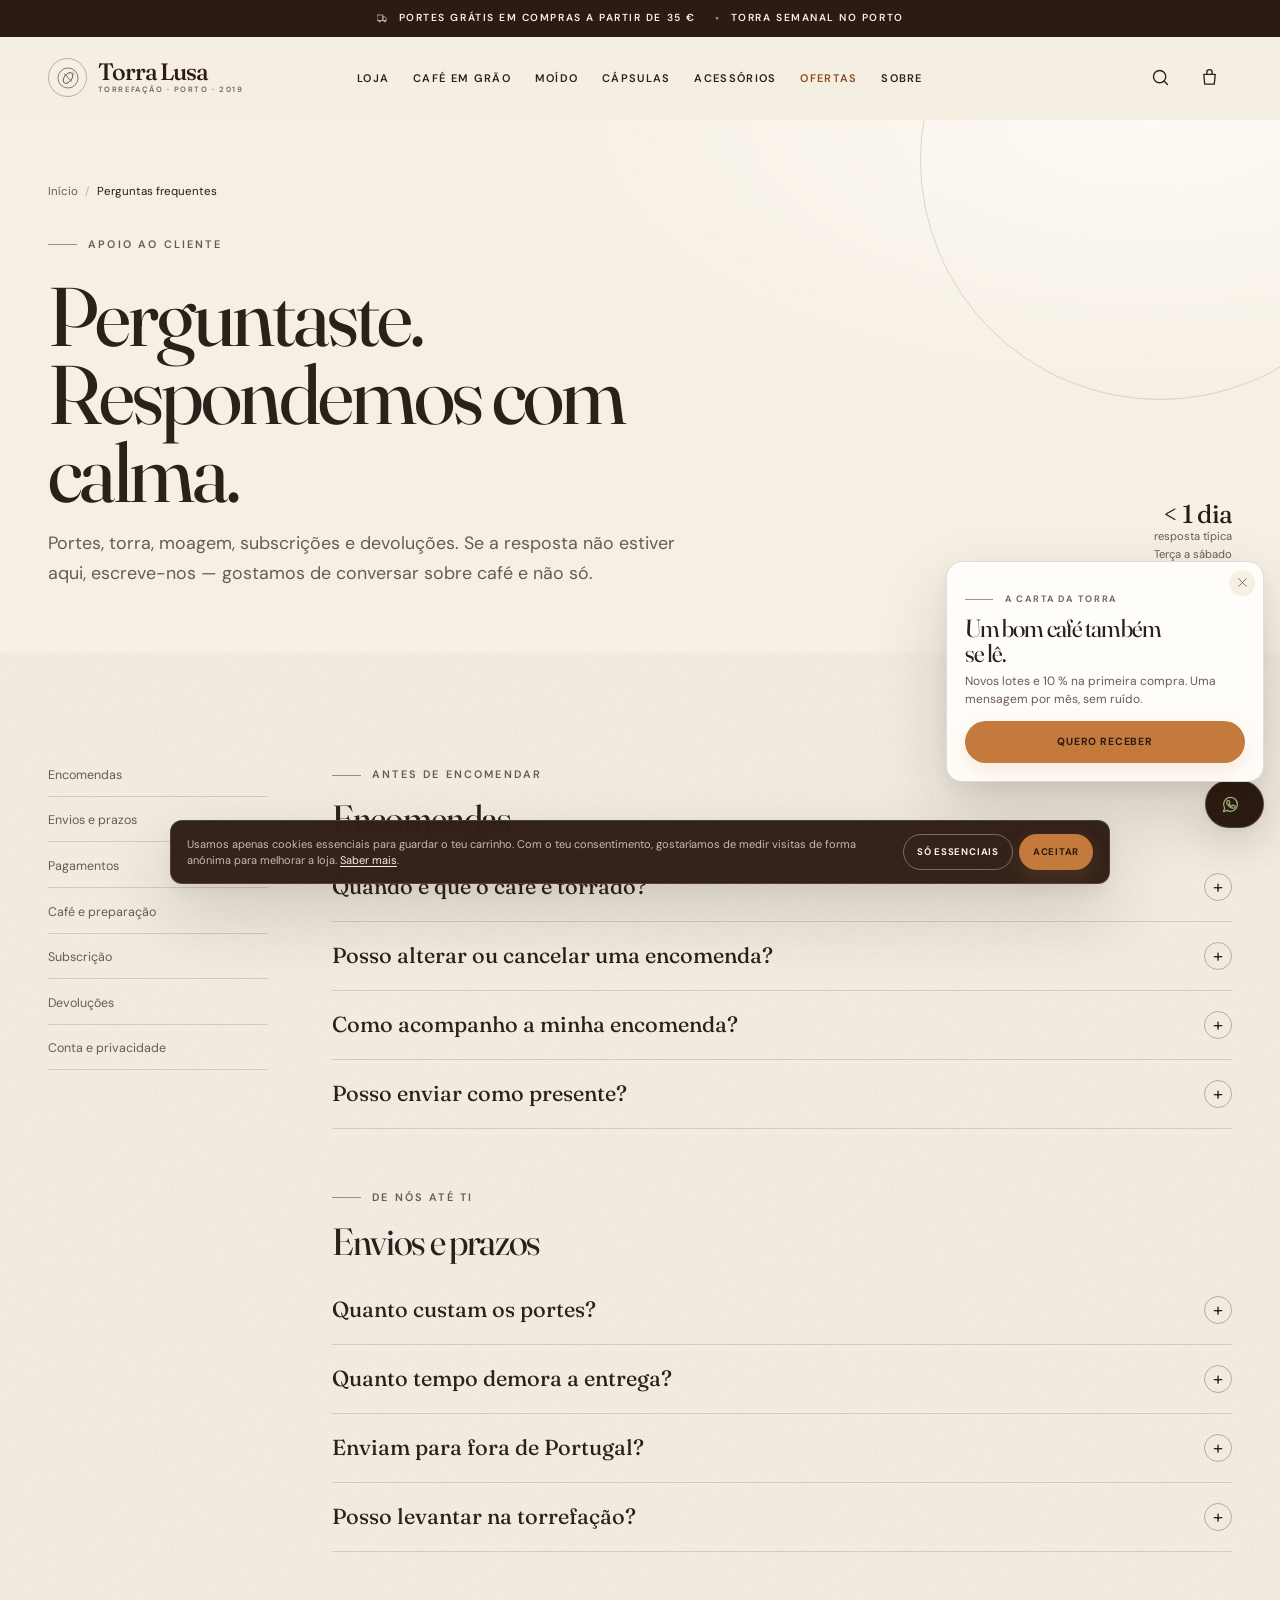
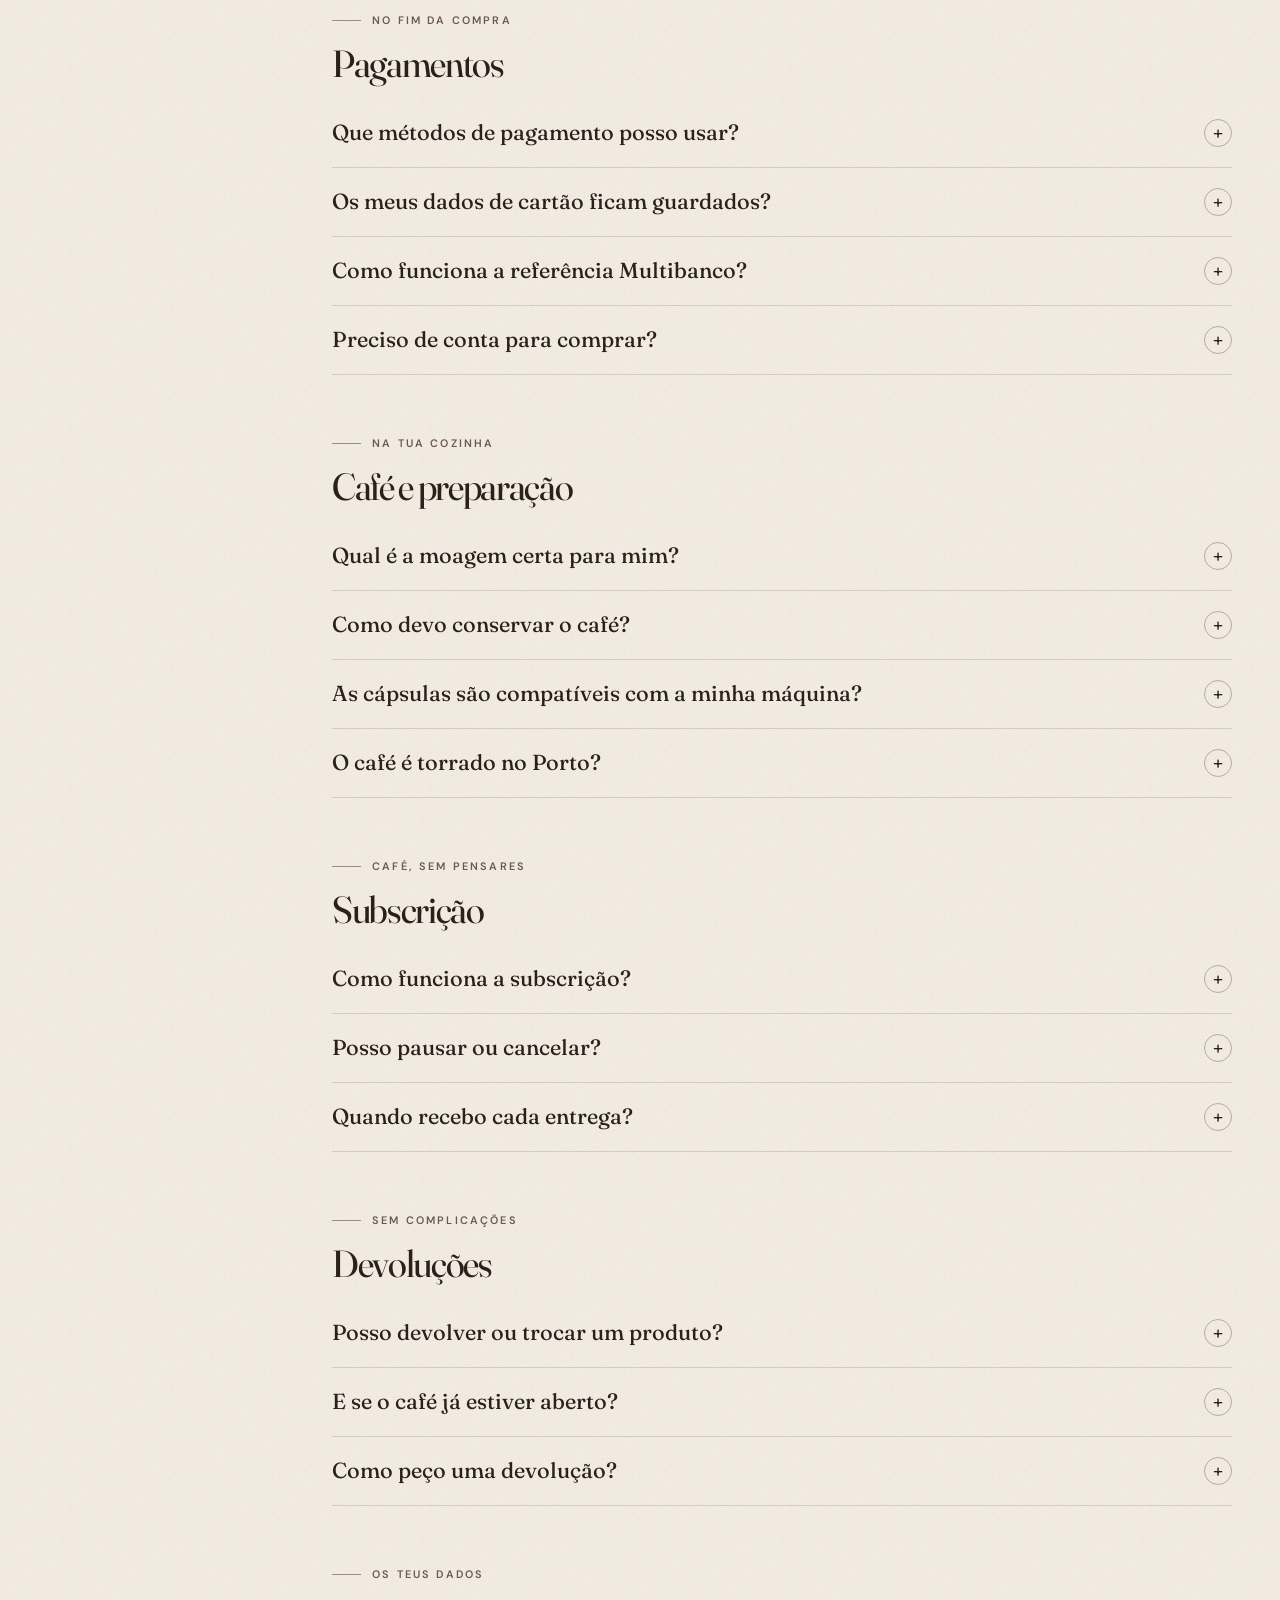
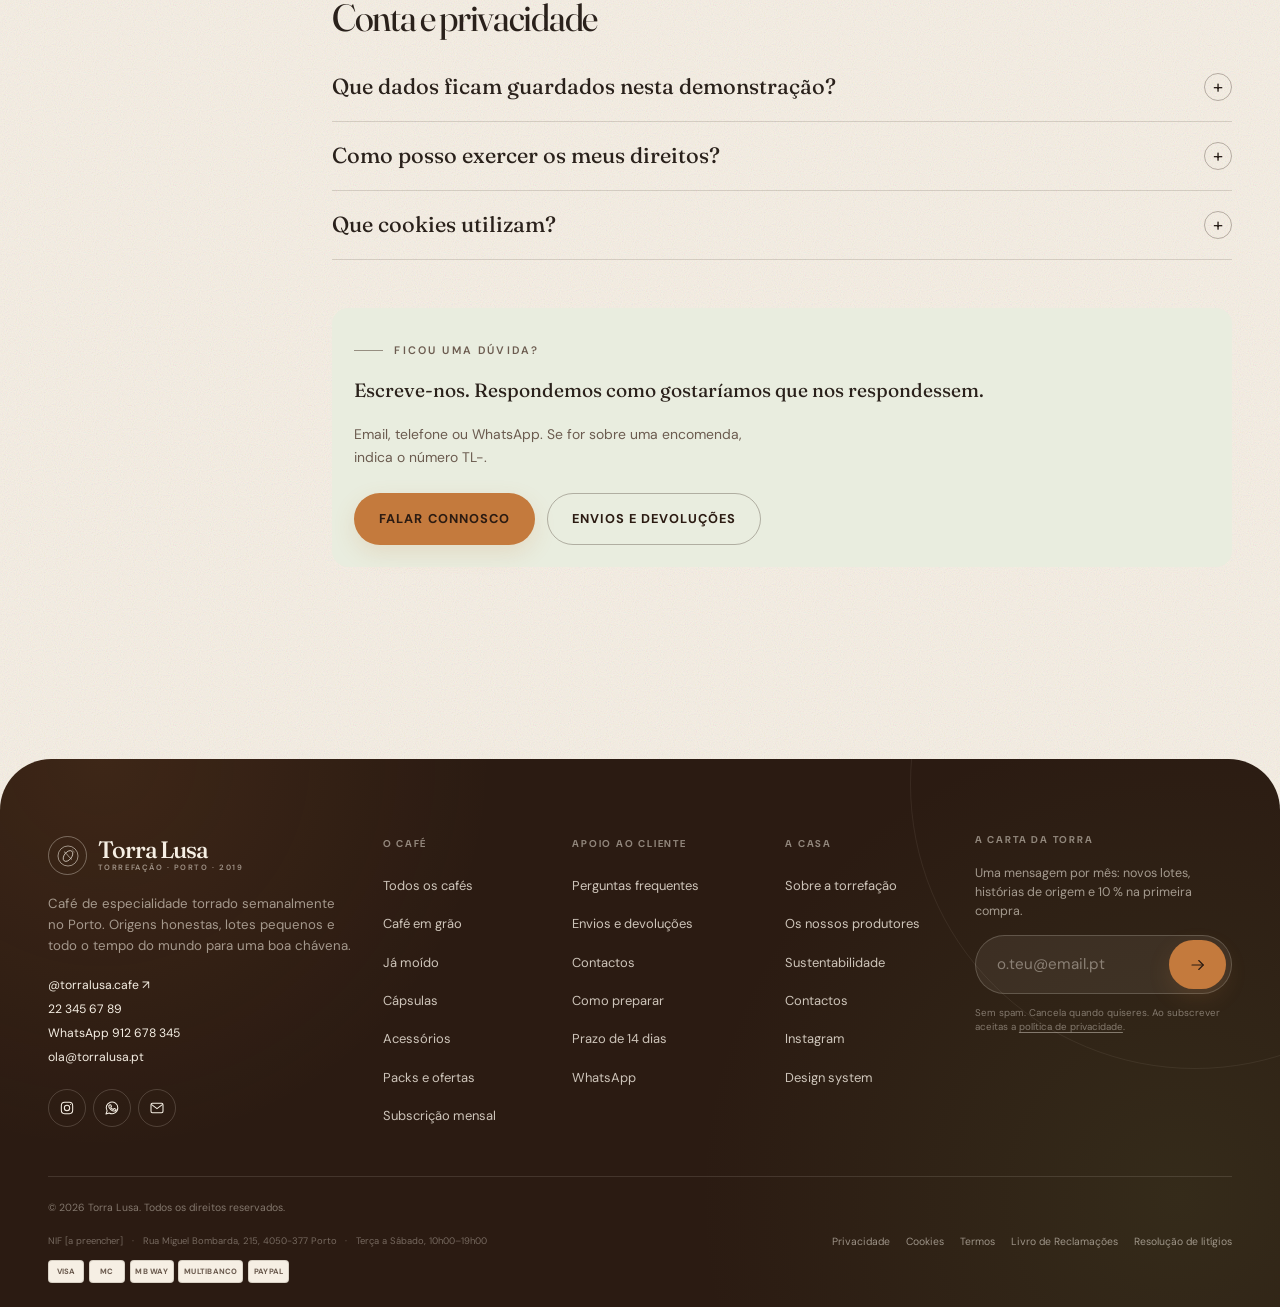
<file: faq.html>
<!doctype html>
<html lang="pt-PT">
<head>
  <meta charset="utf-8">
  <meta name="viewport" content="width=device-width, initial-scale=1">
  <title>Perguntas frequentes — Torra Lusa</title>
  <meta name="description" content="Respostas sobre encomendas, prazos de envio, moagem, subscrições, pagamentos e devoluções na Torra Lusa.">
  <meta name="theme-color" content="#f6efe4">
  <meta name="robots" content="index, follow">
  <link rel="canonical" href="https://torra-lusa.vercel.app/faq.html">
  <meta property="og:type" content="website">
  <meta property="og:locale" content="pt_PT">
  <meta property="og:site_name" content="Torra Lusa">
  <meta property="og:title" content="Perguntas frequentes — Torra Lusa">
  <meta property="og:description" content="Portes, torra semanal, moagem, subscrições e devoluções: as respostas da casa.">
  <meta property="og:url" content="https://torra-lusa.vercel.app/faq.html">
  <meta property="og:image" content="https://torra-lusa.vercel.app/images/cafe-table.webp">
  <meta name="twitter:card" content="summary_large_image">
  <link rel="icon" href="images/favicon.svg" type="image/svg+xml">
  <link rel="preconnect" href="https://fonts.googleapis.com">
  <link rel="preconnect" href="https://fonts.gstatic.com" crossorigin>
  <link href="https://fonts.googleapis.com/css2?family=DM+Sans:ital,opsz,wght@0,9..40,300..700;1,9..40,400&family=Fraunces:ital,opsz,wght@0,9..144,300..700;1,9..144,300..600&display=swap" rel="stylesheet">
  <link rel="stylesheet" href="css/style.css">
  <script type="application/ld+json">
  {
    "@context": "https://schema.org",
    "@type": "FAQPage",
    "mainEntity": [
      {
        "@type": "Question",
        "name": "Quando é que o café é torrado?",
        "acceptedAnswer": {
          "@type": "Answer",
          "text": "Torramos às quintas-feiras, em pequenos lotes. A data de torra está impressa na embalagem. As encomendas com café em grão seguem depois da torra, à segunda, terça ou quinta-feira seguinte."
        }
      },
      {
        "@type": "Question",
        "name": "Quanto custam os portes?",
        "acceptedAnswer": {
          "@type": "Answer",
          "text": "O envio CTT Standard custa 3,90 € e é gratuito em compras a partir de 35 €. A Entrega Expresso custa 6,50 €. O levantamento na loja do Porto é gratuito."
        }
      },
      {
        "@type": "Question",
        "name": "Quanto tempo demora a entrega?",
        "acceptedAnswer": {
          "@type": "Answer",
          "text": "O envio CTT Standard demora normalmente 2 a 4 dias úteis depois do envio. A Entrega Expresso demora 1 a 2 dias úteis depois do envio. O levantamento no balcão fica disponível após a preparação, com aviso por email."
        }
      },
      {
        "@type": "Question",
        "name": "Posso escolher a moagem do café?",
        "acceptedAnswer": {
          "@type": "Answer",
          "text": "Sim. Na página de cada café podes escolher grão inteiro, espresso, filtro/V60, moka ou prensa francesa. Se tiveres dúvidas, fala connosco antes de encomendar."
        }
      },
      {
        "@type": "Question",
        "name": "Qual é a diferença entre compra única e subscrição?",
        "acceptedAnswer": {
          "@type": "Answer",
          "text": "Na compra única recebes o café uma vez. Na subscrição recebes o mesmo café com 10 % de desconto, com a periodicidade que escolheres. Podes pausar, alterar ou cancelar quando quiseres."
        }
      },
      {
        "@type": "Question",
        "name": "Que métodos de pagamento posso usar?",
        "acceptedAnswer": {
          "@type": "Answer",
          "text": "Nesta demonstração, o checkout apresenta cartão, MB WAY, referência Multibanco e PayPal. Todos os pagamentos são simulados: não é cobrado qualquer valor nem são guardados dados de cartão."
        }
      },
      {
        "@type": "Question",
        "name": "Posso devolver ou trocar um produto?",
        "acceptedAnswer": {
          "@type": "Answer",
          "text": "Tens 14 dias após a receção para devolver produtos por abrir e em bom estado, salvo exceções legais. Se a encomenda chegou danificada ou incorreta, contacta-nos e resolvemos sem custos."
        }
      },
      {
        "@type": "Question",
        "name": "Como devo conservar o café?",
        "acceptedAnswer": {
          "@type": "Answer",
          "text": "Num local fresco, seco e ao abrigo da luz, com a embalagem bem fechada. Não é necessário guardar no frigorífico. O café está no seu melhor entre 7 e 35 dias depois da torra."
        }
      }
    ]
  }
  </script>
</head>
<body data-page="faq">
  <div data-site-header></div>

  <main id="conteudo">
    <section class="page-hero" aria-labelledby="faq-title">
      <div class="container">
        <nav aria-label="Trilho de navegação">
          <ol class="breadcrumbs">
            <li><a href="index.html">Início</a></li>
            <li><span aria-current="page">Perguntas frequentes</span></li>
          </ol>
        </nav>
        <div class="page-hero__inner mt-3">
          <div class="page-hero__copy">
            <span class="eyebrow">Apoio ao cliente</span>
            <h1 id="faq-title">Perguntaste. Respondemos com calma.</h1>
            <p>Portes, torra, moagem, subscrições e devoluções. Se a resposta não estiver aqui, escreve-nos — gostamos de conversar sobre café e não só.</p>
          </div>
          <div class="page-hero__aside">
            <strong>&lt; 1 dia</strong>
            resposta típica<br>
            Terça a sábado<br>
            10h00–19h00
          </div>
        </div>
      </div>
    </section>

    <section class="section">
      <div class="container faq-layout">
        <nav class="faq-nav" aria-label="Temas das perguntas frequentes">
          <a href="#encomendas">Encomendas</a>
          <a href="#envio">Envios e prazos</a>
          <a href="#pagamento">Pagamentos</a>
          <a href="#preparar">Café e preparação</a>
          <a href="#subscricao">Subscrição</a>
          <a href="#devolucoes">Devoluções</a>
          <a href="#privacidade">Conta e privacidade</a>
        </nav>

        <div>
          <section class="faq-group" id="encomendas" aria-labelledby="encomendas-title">
            <span class="eyebrow">Antes de encomendar</span>
            <h2 id="encomendas-title" class="mt-2">Encomendas</h2>
            <details class="faq-item">
              <summary>Quando é que o café é torrado?</summary>
              <div class="faq-answer"><p>Torramos às quintas-feiras, em pequenos lotes. A data de torra está impressa na embalagem. As encomendas com café em grão seguem depois da torra, à segunda, terça ou quinta-feira seguinte.</p></div>
            </details>
            <details class="faq-item">
              <summary>Posso alterar ou cancelar uma encomenda?</summary>
              <div class="faq-answer"><p>Numa loja real, sim, desde que a preparação ainda não tenha começado. Escreve-nos com o número <strong>TL-</strong> e tratamos do pedido. Nesta demonstração, o carrinho e a encomenda ficam apenas no teu navegador.</p></div>
            </details>
            <details class="faq-item">
              <summary>Como acompanho a minha encomenda?</summary>
              <div class="faq-answer"><p>Receberias um email com o número da encomenda e, mais tarde, o código de seguimento. Nesta demonstração não são enviados emails. Guarda o número apresentado na página de confirmação caso queiras testar a página.</p></div>
            </details>
            <details class="faq-item">
              <summary>Posso enviar como presente?</summary>
              <div class="faq-answer"><p>Sim. No checkout, usa o campo de notas para indicar que é uma oferta e a mensagem que queres incluir. Os packs e o cartão de oferta já seguem prontos a oferecer.</p></div>
            </details>
          </section>

          <section class="faq-group" id="envio" aria-labelledby="envio-title">
            <span class="eyebrow">De nós até ti</span>
            <h2 id="envio-title" class="mt-2">Envios e prazos</h2>
            <details class="faq-item">
              <summary>Quanto custam os portes?</summary>
              <div class="faq-answer">
                <p>O envio CTT Standard custa <strong>3,90 €</strong> e é gratuito em compras a partir de <strong>35 €</strong>. A Entrega Expresso custa <strong>6,50 €</strong>. O levantamento na loja do Porto é gratuito.</p>
                <p>Os portes são confirmados na etapa de envio do checkout, antes do pagamento.</p>
              </div>
            </details>
            <details class="faq-item">
              <summary>Quanto tempo demora a entrega?</summary>
              <div class="faq-answer"><p>O envio CTT Standard demora normalmente 2 a 4 dias úteis depois do envio. A Entrega Expresso demora 1 a 2 dias úteis depois do envio. O levantamento no balcão fica disponível após a preparação, com aviso por email.</p></div>
            </details>
            <details class="faq-item">
              <summary>Enviam para fora de Portugal?</summary>
              <div class="faq-answer"><p>Nesta demonstração, o checkout permite Portugal e Espanha peninsular. O catálogo e os portes apresentados são simulados e não variam com o país. Para encomendas internacionais reais, falaríamos caso a caso.</p></div>
            </details>
            <details class="faq-item">
              <summary>Posso levantar na torrefação?</summary>
              <div class="faq-answer"><p>Sim. Escolhe “Levantamento na loja do Porto” no checkout. Numa loja real, avisaríamos por email quando a encomenda estivesse pronta. O balcão está aberto de terça a sábado, das 10h00 às 19h00.</p></div>
            </details>
          </section>

          <section class="faq-group" id="pagamento" aria-labelledby="pagamento-title">
            <span class="eyebrow">No fim da compra</span>
            <h2 id="pagamento-title" class="mt-2">Pagamentos</h2>
            <details class="faq-item">
              <summary>Que métodos de pagamento posso usar?</summary>
              <div class="faq-answer"><p>Nesta demonstração, o checkout apresenta cartão de crédito/débito, MB WAY, referência Multibanco e PayPal. O pagamento é simulado em todos os casos: não é cobrado qualquer valor.</p></div>
            </details>
            <details class="faq-item">
              <summary>Os meus dados de cartão ficam guardados?</summary>
              <div class="faq-answer"><p>Não. Apenas os quatro últimos dígitos são usados na confirmação simulada. Numa loja real, os dados seriam tratados por um prestador de pagamentos certificado, nunca armazenados por nós.</p></div>
            </details>
            <details class="faq-item">
              <summary>Como funciona a referência Multibanco?</summary>
              <div class="faq-answer"><p>Numa compra real, receberias uma referência válida durante 48 horas. Nesta demonstração mostra-se uma referência ilustrativa e não é gerado qualquer pagamento.</p></div>
            </details>
            <details class="faq-item">
              <summary>Preciso de conta para comprar?</summary>
              <div class="faq-answer"><p>Não. O checkout funciona como convidado. Numa loja real, receberias a confirmação e o seguimento por email, sem necessidade de criar palavra-passe.</p></div>
            </details>
          </section>

          <section class="faq-group" id="preparar" aria-labelledby="preparar-title">
            <span class="eyebrow">Na tua cozinha</span>
            <h2 id="preparar-title" class="mt-2">Café e preparação</h2>
            <details class="faq-item">
              <summary>Qual é a moagem certa para mim?</summary>
              <div class="faq-answer"><p>Grão inteiro conserva o aroma durante mais tempo e permite afinar em casa. Para espresso, escolhe “Espresso”; para V60/filtro, “Filtro / V60”; para moka, “Moka”; para prensa francesa, “Prensa francesa”. Se tiveres dúvidas, diz-nos que método usas e ajudamos.</p></div>
            </details>
            <details class="faq-item">
              <summary>Como devo conservar o café?</summary>
              <div class="faq-answer"><p>Num local fresco, seco e ao abrigo da luz, com a embalagem bem fechada. Não é necessário guardar no frigorífico. O café está no seu melhor entre 7 e 35 dias depois da torra.</p></div>
            </details>
            <details class="faq-item">
              <summary>As cápsulas são compatíveis com a minha máquina?</summary>
              <div class="faq-answer"><p>As cápsulas Torra Lusa são compatíveis com máquinas Nespresso® de uso doméstico. Não são compatíveis com sistemas Vertuo. Consulta o manual da tua máquina em caso de dúvida.</p></div>
            </details>
            <details class="faq-item">
              <summary>O café é torrado no Porto?</summary>
              <div class="faq-answer"><p>Sim. Torramos na Rua Miguel Bombarda, 215, no Porto, em lotes pequenos. O café verde vem de cooperativas e famílias produtoras na Etiópia, Colômbia, Brasil, Quénia e Costa Rica.</p></div>
            </details>
          </section>

          <section class="faq-group" id="subscricao" aria-labelledby="subscricao-title">
            <span class="eyebrow">Café, sem pensares</span>
            <h2 id="subscricao-title" class="mt-2">Subscrição</h2>
            <details class="faq-item">
              <summary>Como funciona a subscrição?</summary>
              <div class="faq-answer"><p>Escolhes o café, o formato, a moagem e a periodicidade. Recebes o mesmo café com <strong>10 % de desconto</strong> em cada entrega. Nesta demonstração, a subscrição é aplicada ao adicionar um café elegível ao carrinho e aparece no resumo.</p></div>
            </details>
            <details class="faq-item">
              <summary>Posso pausar ou cancelar?</summary>
              <div class="faq-answer"><p>Sim, sem compromisso. Numa loja real, pausar ou cancelar antes do envio seguinte não teria custos. Nesta demonstração, não existe gestão de conta; a subscrição funciona apenas como opção de compra.</p></div>
            </details>
            <details class="faq-item">
              <summary>Quando recebo cada entrega?</summary>
              <div class="faq-answer"><p>Numa assinatura mensal, preparamos a entrega na primeira semana de cada mês, depois da torra. Nesta demonstração, a data estimada aparece no checkout e na confirmação.</p></div>
            </details>
          </section>

          <section class="faq-group" id="devolucoes" aria-labelledby="devolucoes-title">
            <span class="eyebrow">Sem complicações</span>
            <h2 id="devolucoes-title" class="mt-2">Devoluções</h2>
            <details class="faq-item">
              <summary>Posso devolver ou trocar um produto?</summary>
              <div class="faq-answer"><p>Tens 14 dias após a receção para devolver produtos por abrir e em bom estado, salvo exceções legais. Se a encomenda chegou danificada ou incorreta, contacta-nos e resolvemos sem custos.</p></div>
            </details>
            <details class="faq-item">
              <summary>E se o café já estiver aberto?</summary>
              <div class="faq-answer"><p>Por razões de higiene e segurança alimentar, café aberto não pode ser devolvido, salvo se houver um defeito comprovado. Se o problema for de sabor ou preparação, fala connosco: preferimos ajudar a resolver a próxima chávena.</p></div>
            </details>
            <details class="faq-item">
              <summary>Como peço uma devolução?</summary>
              <div class="faq-answer"><p>Escreve para <a href="mailto:ola@torralusa.pt">ola@torralusa.pt</a> com o número da encomenda e o motivo. Numa loja real, responderíamos com as instruções e a morada de devolução. Podes ver todos os detalhes em <a href="envios-devolucoes.html">Envios e devoluções</a>.</p></div>
            </details>
          </section>

          <section class="faq-group" id="privacidade" aria-labelledby="privacidade-title">
            <span class="eyebrow">Os teus dados</span>
            <h2 id="privacidade-title" class="mt-2">Conta e privacidade</h2>
            <details class="faq-item">
              <summary>Que dados ficam guardados nesta demonstração?</summary>
              <div class="faq-answer"><p>O carrinho, o código promocional, a preferência de cookies e a subscrição da newsletter ficam em <strong>localStorage</strong>, apenas neste navegador. A encomenda simulada fica em <strong>sessionStorage</strong> e desaparece quando fechas o separador. Podes apagar tudo nas definições do navegador.</p></div>
            </details>
            <details class="faq-item">
              <summary>Como posso exercer os meus direitos?</summary>
              <div class="faq-answer"><p>Numa loja real, podes pedir acesso, correção, apagamento ou portabilidade dos dados através de <a href="mailto:ola@torralusa.pt">ola@torralusa.pt</a>. Nesta demonstração, não existe base de dados central. Consulta a <a href="privacidade.html">política de privacidade</a> para mais informação.</p></div>
            </details>
            <details class="faq-item">
              <summary>Que cookies utilizam?</summary>
              <div class="faq-answer"><p>O site usa armazenamento essencial para o carrinho e para guardar a tua escolha de cookies. A medição é opcional e anónima, guardada localmente. Não usamos pixels publicitários nesta demonstração.</p></div>
            </details>
          </section>

          <div class="faq-help">
            <div>
              <span class="eyebrow">Ficou uma dúvida?</span>
              <strong class="mt-2">Escreve-nos. Respondemos como gostaríamos que nos respondessem.</strong>
              <p class="mt-2">Email, telefone ou WhatsApp. Se for sobre uma encomenda, indica o número TL-.</p>
            </div>
            <div class="cluster">
              <a class="btn" href="contactos.html">Falar connosco</a>
              <a class="btn btn--outline" href="envios-devolucoes.html">Envios e devoluções</a>
            </div>
          </div>
        </div>
      </div>
    </section>
  </main>

  <div data-site-footer></div>
  <div data-site-cart></div>
  <div data-site-floating></div>
  <script type="module" src="js/main.js"></script>
</body>
</html>
</file>
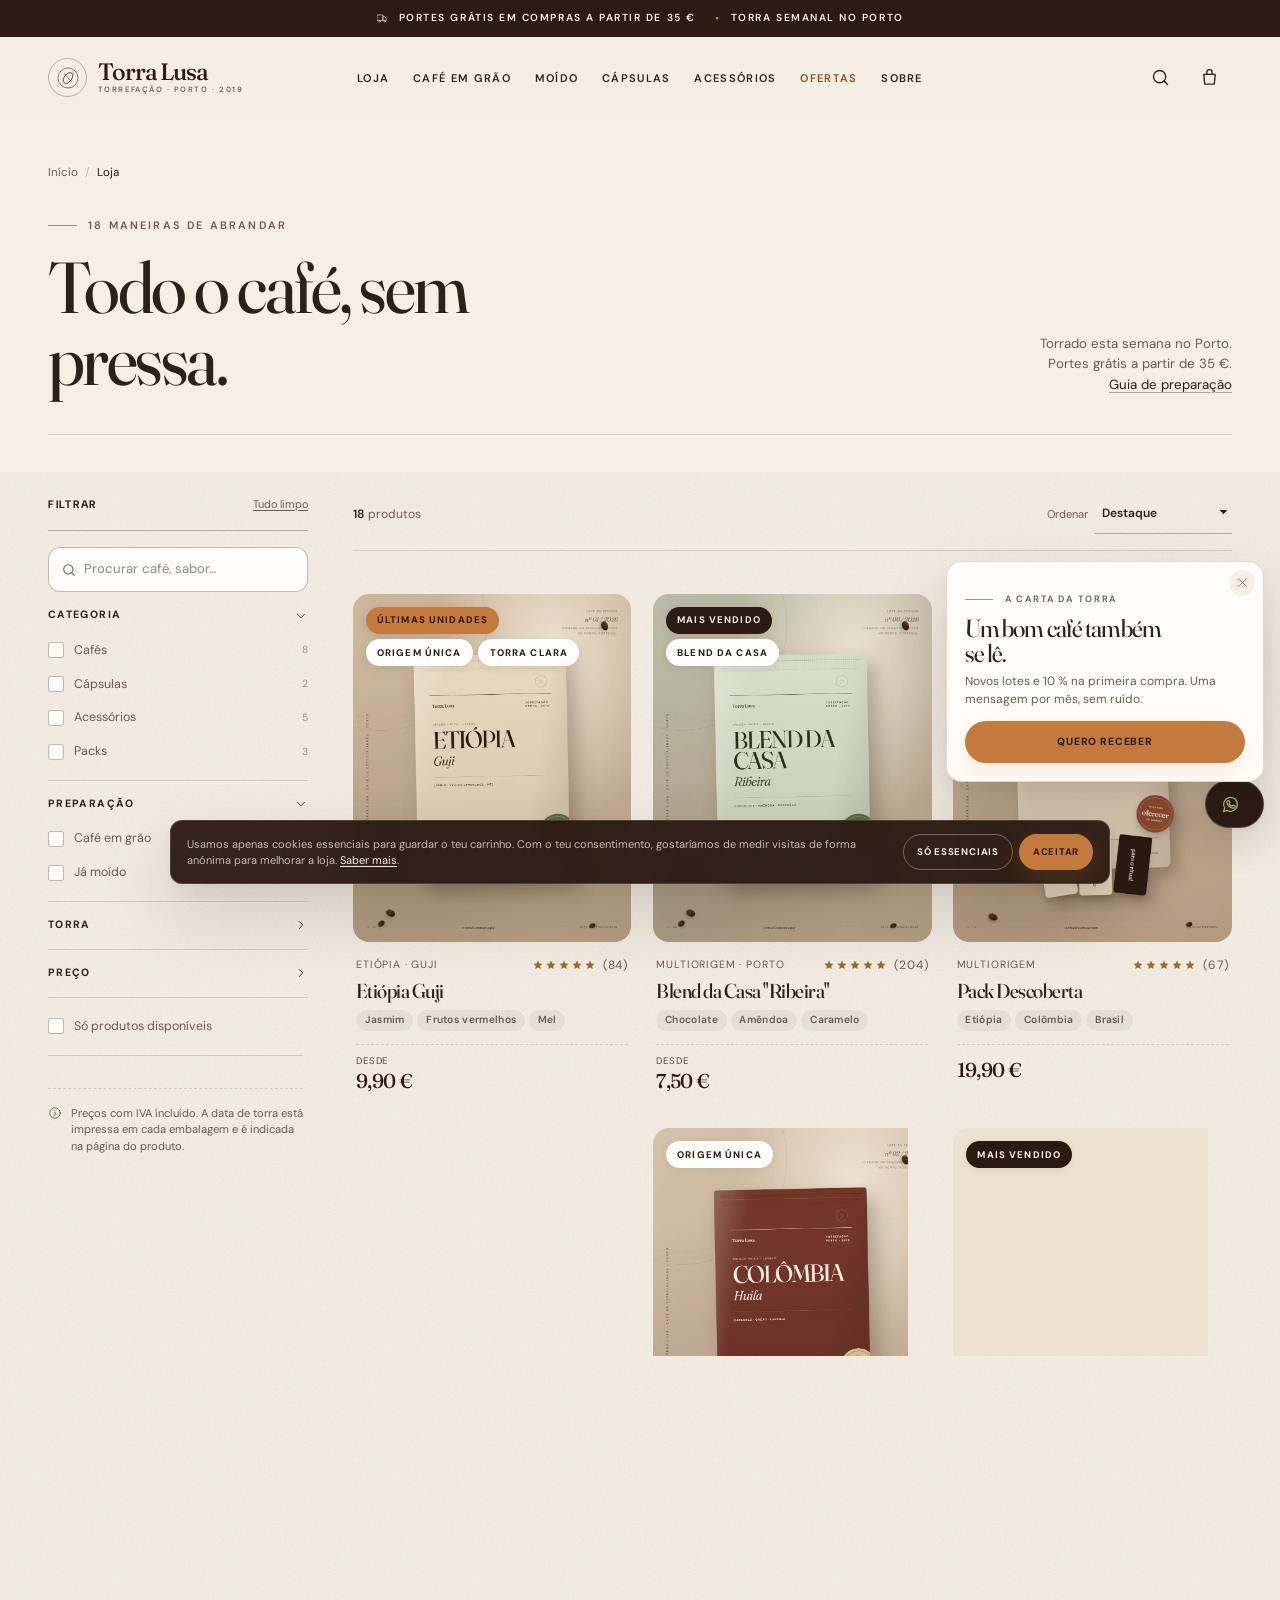
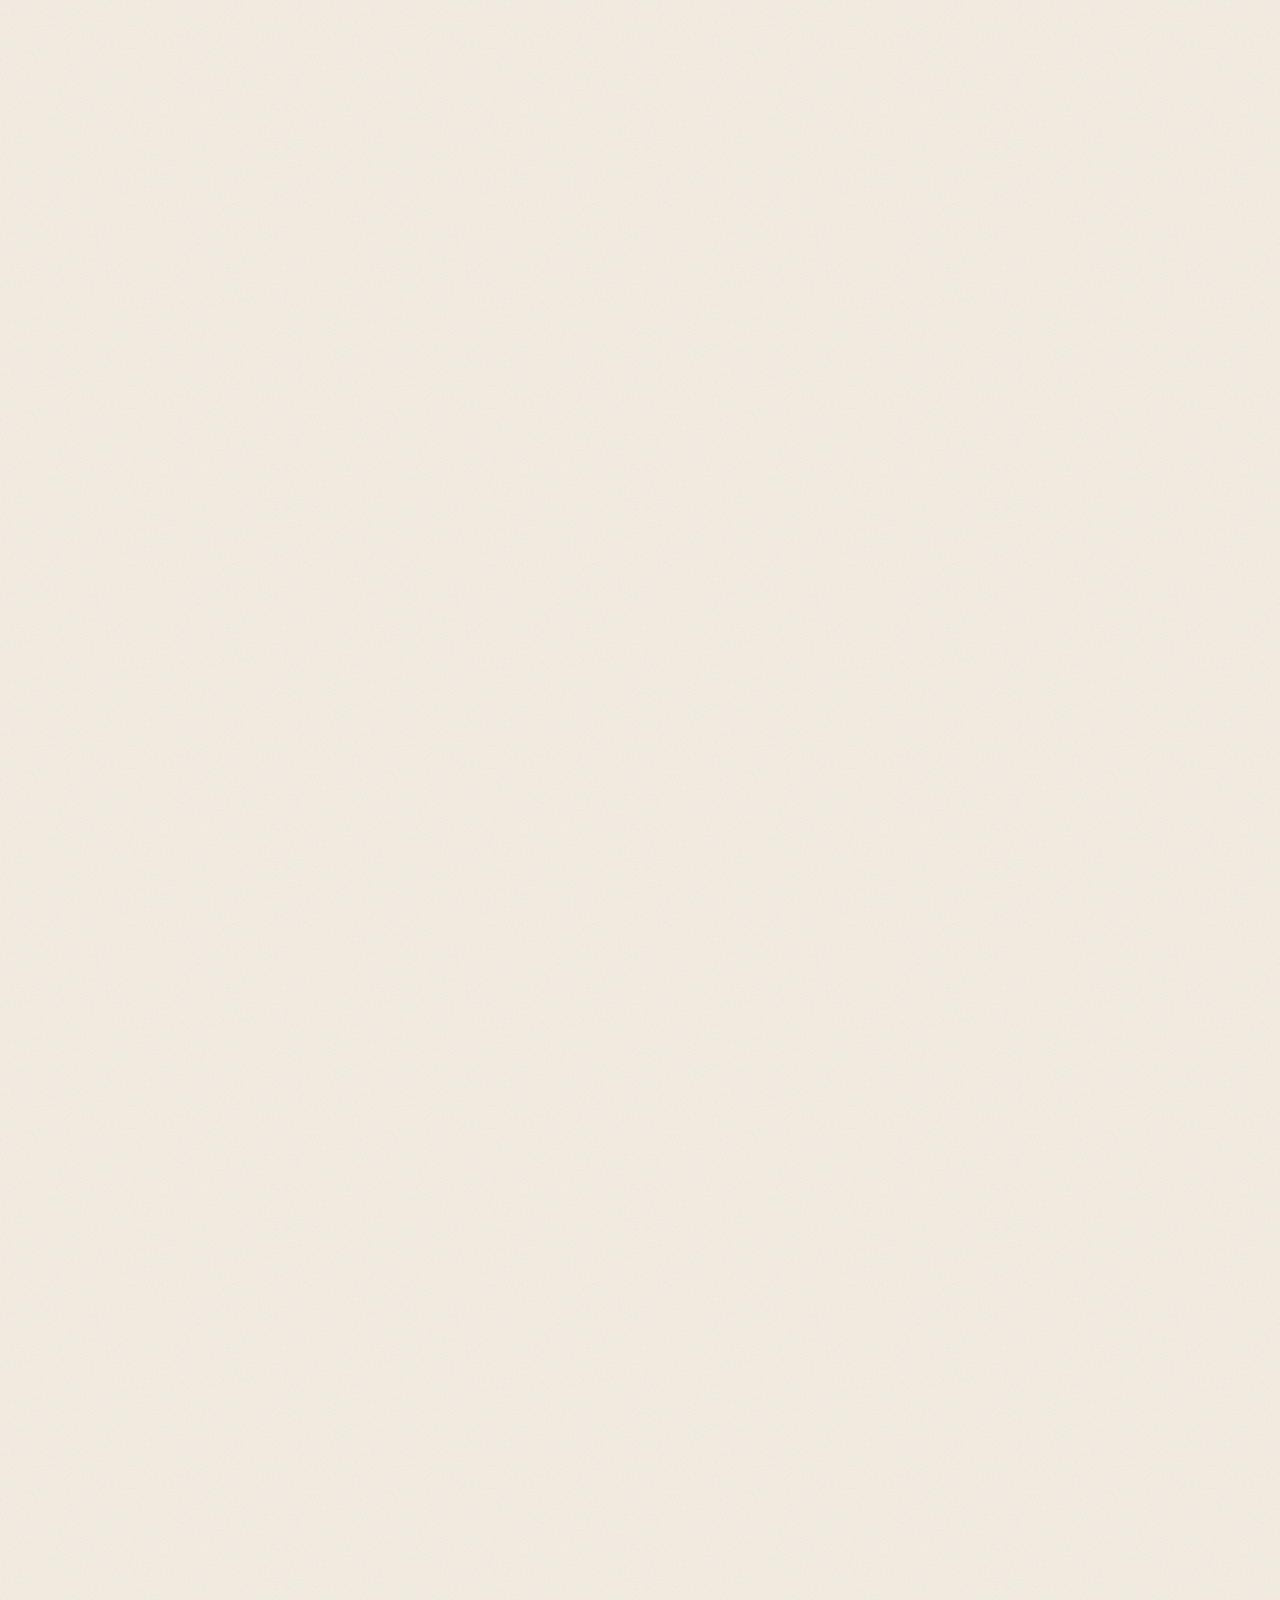
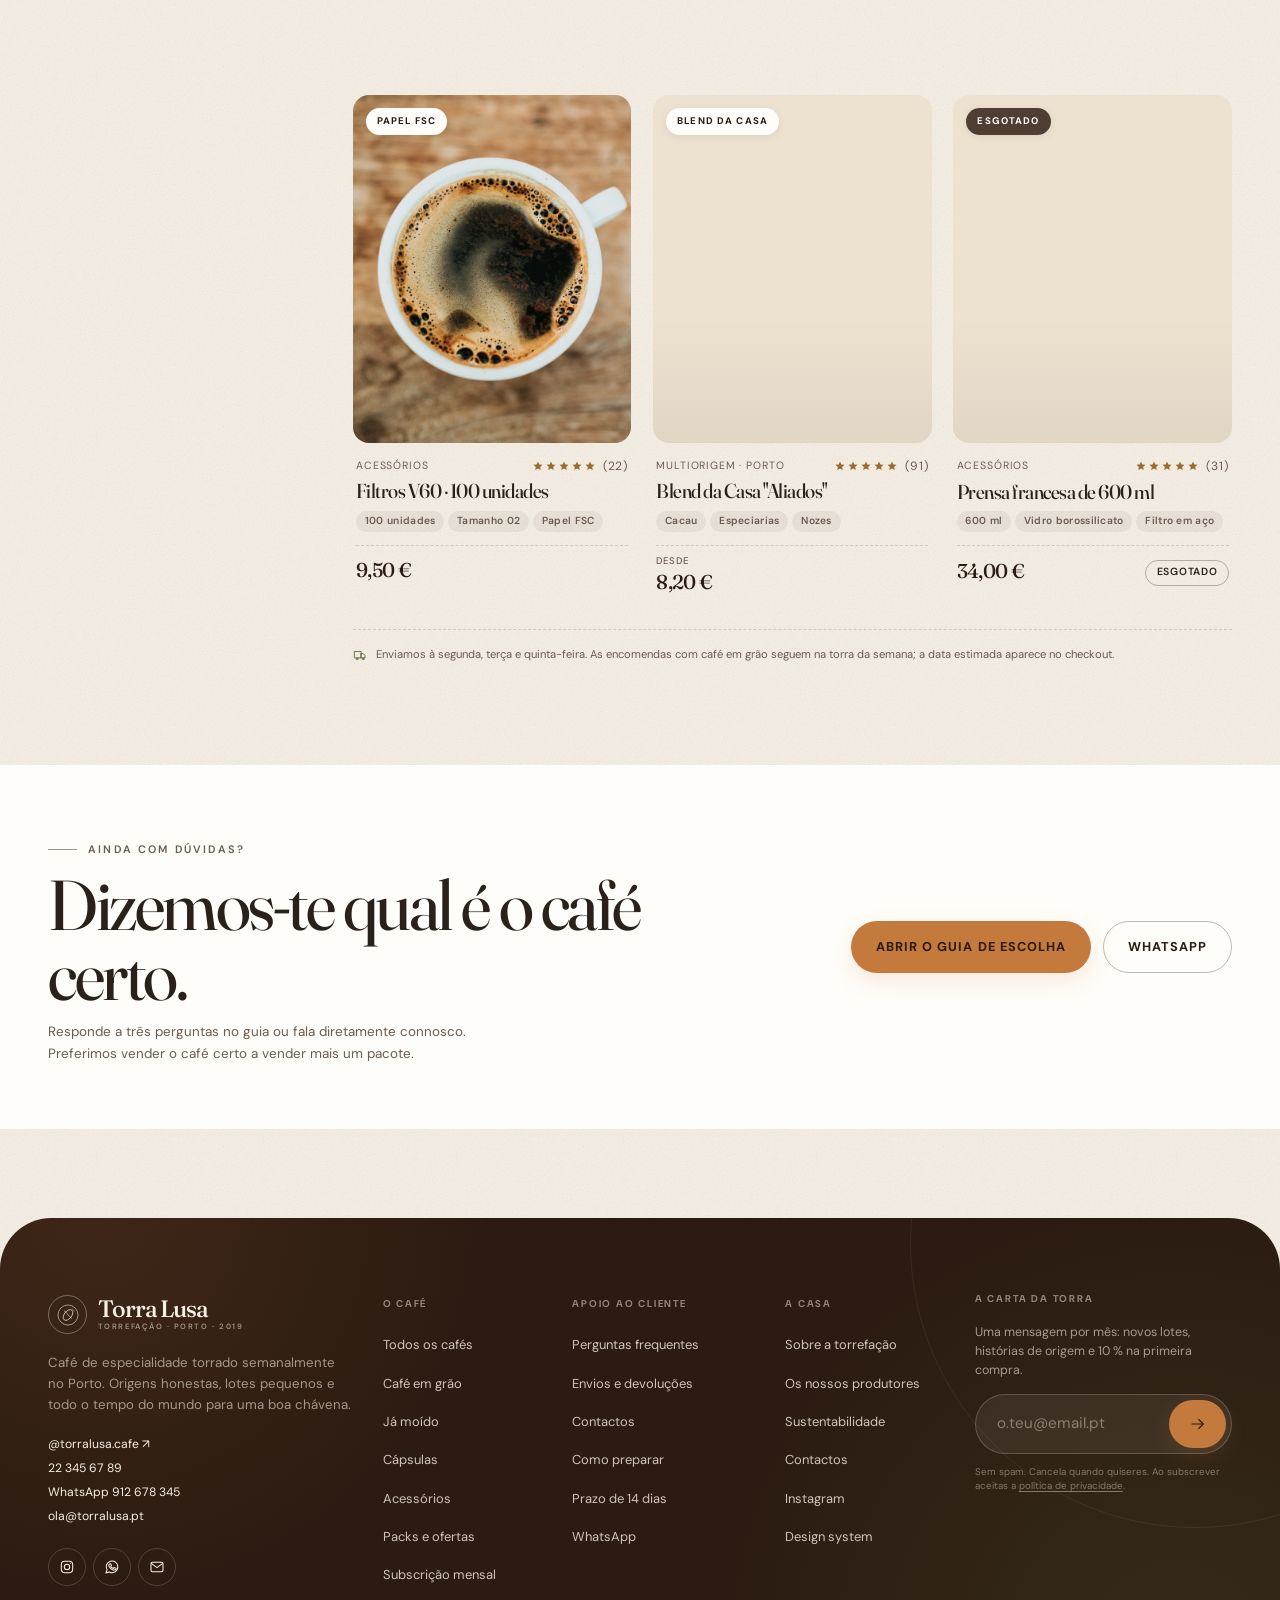
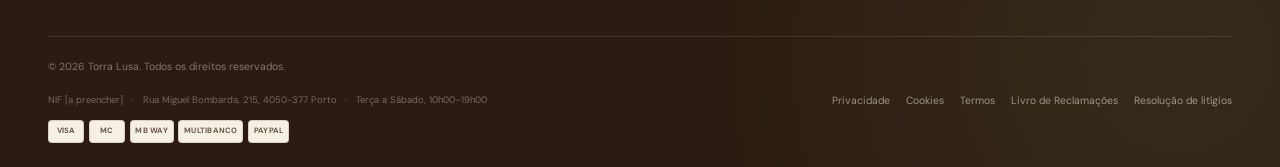
<file: loja.html>
<!doctype html>
<html lang="pt-PT">
<head>
  <meta charset="utf-8">
  <meta name="viewport" content="width=device-width, initial-scale=1">
  <title>Loja — Café de especialidade, cápsulas e acessórios | Torra Lusa</title>
  <meta name="description" content="Explora todos os cafés Torra Lusa: origens únicas, blends da casa, cápsulas compatíveis e acessórios para preparar melhor café em casa.">
  <meta name="theme-color" content="#f6efe4">
  <meta name="robots" content="index, follow">
  <link rel="canonical" href="https://torra-lusa.vercel.app/loja.html">
  <meta property="og:type" content="website">
  <meta property="og:locale" content="pt_PT">
  <meta property="og:site_name" content="Torra Lusa">
  <meta property="og:title" content="Loja Torra Lusa — café de especialidade">
  <meta property="og:description" content="Origens únicas, blends da casa, cápsulas e acessórios. Torrado semanalmente no Porto.">
  <meta property="og:url" content="https://torra-lusa.vercel.app/loja.html">
  <meta property="og:image" content="https://torra-lusa.vercel.app/images/beans-sack.webp">
  <meta name="twitter:card" content="summary_large_image">
  <link rel="icon" href="images/favicon.svg" type="image/svg+xml">
  <link rel="preconnect" href="https://fonts.googleapis.com">
  <link rel="preconnect" href="https://fonts.gstatic.com" crossorigin>
  <link href="https://fonts.googleapis.com/css2?family=DM+Sans:ital,opsz,wght@0,9..40,300..700;1,9..40,400&family=Fraunces:ital,opsz,wght@0,9..144,300..700;1,9..144,300..600&display=swap" rel="stylesheet">
  <link rel="stylesheet" href="css/style.css">
  <script type="application/ld+json">
  {
    "@context": "https://schema.org",
    "@type": "CollectionPage",
    "name": "Loja Torra Lusa",
    "url": "https://torra-lusa.vercel.app/loja.html",
    "description": "Café de especialidade, cápsulas e acessórios torrados no Porto.",
    "isPartOf": { "@type": "WebSite", "name": "Torra Lusa", "url": "https://torra-lusa.vercel.app/" }
  }
  </script>
</head>
<body data-page="loja">
  <div data-site-header></div>

  <main id="conteudo">
    <section class="shop-hero" aria-labelledby="loja-title">
      <div class="container">
        <nav aria-label="Trilho de navegação">
          <ol class="breadcrumbs">
            <li><a href="index.html">Início</a></li>
            <li><span aria-current="page">Loja</span></li>
          </ol>
        </nav>
        <div class="shop-hero__inner mt-3">
          <div>
            <span class="eyebrow">18 maneiras de abrandar</span>
            <h1 id="loja-title">Todo o café, sem pressa.</h1>
          </div>
          <p class="shop-hero__meta">Torrado esta semana no Porto.<br>Portes grátis a partir de 35&nbsp;€.<br><a href="faq.html#preparar" class="text-link">Guia de preparação</a></p>
        </div>
      </div>
    </section>

    <section class="shop" aria-label="Catálogo de produtos">
      <div class="container shop-layout">
        <aside class="shop-filters shop-filters--desktop" data-shop-filters aria-label="Filtros de produtos"></aside>

        <div>
          <div class="shop-toolbar">
            <div class="shop-toolbar__left">
              <button class="filter-open-btn" type="button" data-filter-drawer-open aria-controls="filter-drawer" aria-expanded="false">
                <svg width="15" height="15" viewBox="0 0 24 24" fill="none" stroke="currentColor" stroke-width="1.55" stroke-linecap="round" stroke-linejoin="round" aria-hidden="true"><path d="M4 7h16"/><path d="M7 12h10"/><path d="M10 17h4"/></svg>
                Filtrar
                <span class="filter-open-btn__count" data-filter-open-count hidden></span>
              </button>
              <span class="shop-toolbar__count" data-shop-count aria-live="polite">A carregar produtos…</span>
            </div>
            <div class="shop-toolbar__right">
              <div class="sort-select">
                <label for="shop-sort">Ordenar</label>
                <select id="shop-sort">
                  <option value="destaque">Destaque</option>
                  <option value="novidades">Mais recentes</option>
                  <option value="avaliacao">Melhor avaliados</option>
                  <option value="preco-asc">Preço: mais baixo</option>
                  <option value="preco-desc">Preço: mais alto</option>
                </select>
              </div>
            </div>
          </div>

          <div class="active-filters" data-active-filters aria-live="polite"></div>

          <div class="shop-grid" data-shop-grid>
            <noscript>
              <div class="shop-empty" style="grid-column:1/-1">
                <span class="shop-empty__mark">
                  <svg width="27" height="27" viewBox="0 0 24 24" fill="none" stroke="currentColor" stroke-width="1.55" stroke-linecap="round" stroke-linejoin="round" aria-hidden="true"><path d="M3.5 7.5 12 3l8.5 4.5v9L12 21l-8.5-4.5v-9Z"/><path d="m3.5 7.5 8.5 4.5 8.5-4.5"/><path d="M12 12v9"/></svg>
                </span>
                <h2>A loja precisa de JavaScript.</h2>
                <p>Ativa o JavaScript para filtrar e adicionar produtos ao carrinho. Podes também falar connosco por WhatsApp ou email para encomendar.</p>
                <a class="btn" href="contactos.html">Falar connosco</a>
              </div>
            </noscript>
          </div>

          <p class="shop-note">
            <svg viewBox="0 0 24 24" fill="none" stroke="currentColor" stroke-width="1.55" stroke-linecap="round" stroke-linejoin="round" aria-hidden="true"><path d="M3 6h11v11H3z"/><path d="M14 9.5h3.4l3.1 3.2v4.3H14z"/><circle cx="7" cy="18.5" r="1.6"/><circle cx="17.5" cy="18.5" r="1.6"/></svg>
            Enviamos à segunda, terça e quinta-feira. As encomendas com café em grão seguem na torra da semana; a data estimada aparece no checkout.
          </p>
        </div>
      </div>
    </section>

    <section class="section section--paper section--tight" aria-labelledby="ajuda-loja-title">
      <div class="container between" style="flex-wrap:wrap;gap:1.5rem;">
        <div>
          <span class="eyebrow">Ainda com dúvidas?</span>
          <h2 class="section-title" id="ajuda-loja-title" style="font-size:clamp(1.8rem,1.4rem+1.6vw,2.8rem);margin-top:.7rem;">Dizemos-te qual é o café certo.</h2>
          <p class="text-small" style="max-width:48ch;color:var(--ink-soft);margin-top:.6rem;">Responde a três perguntas no guia ou fala diretamente connosco. Preferimos vender o café certo a vender mais um pacote.</p>
        </div>
        <div class="cluster">
          <a class="btn" href="index.html#guia">Abrir o guia de escolha</a>
          <a class="btn btn--outline" href="https://wa.me/351912678345" target="_blank" rel="noopener">WhatsApp</a>
        </div>
      </div>
    </section>
  </main>

  <div class="filter-drawer" id="filter-drawer" aria-hidden="true">
    <div class="drawer-backdrop" data-filter-drawer-close></div>
    <div class="filter-drawer__panel" role="dialog" aria-modal="true" aria-labelledby="filter-drawer-title">
      <div class="filter-drawer__head">
        <h2 id="filter-drawer-title">Filtrar</h2>
        <button class="icon-btn" type="button" data-filter-drawer-close aria-label="Fechar filtros">
          <svg width="20" height="20" viewBox="0 0 24 24" fill="none" stroke="currentColor" stroke-width="1.55" stroke-linecap="round" stroke-linejoin="round" aria-hidden="true"><path d="m5 5 14 14"/><path d="M19 5 5 19"/></svg>
        </button>
      </div>
      <div data-filter-drawer-body></div>
      <div class="filter-drawer__actions">
        <button class="btn" type="button" data-filter-drawer-apply>Ver resultados</button>
      </div>
    </div>
  </div>

  <div data-site-footer></div>
  <div data-site-cart></div>
  <div data-site-floating></div>
  <script type="module" src="js/main.js"></script>
</body>
</html>
</file>
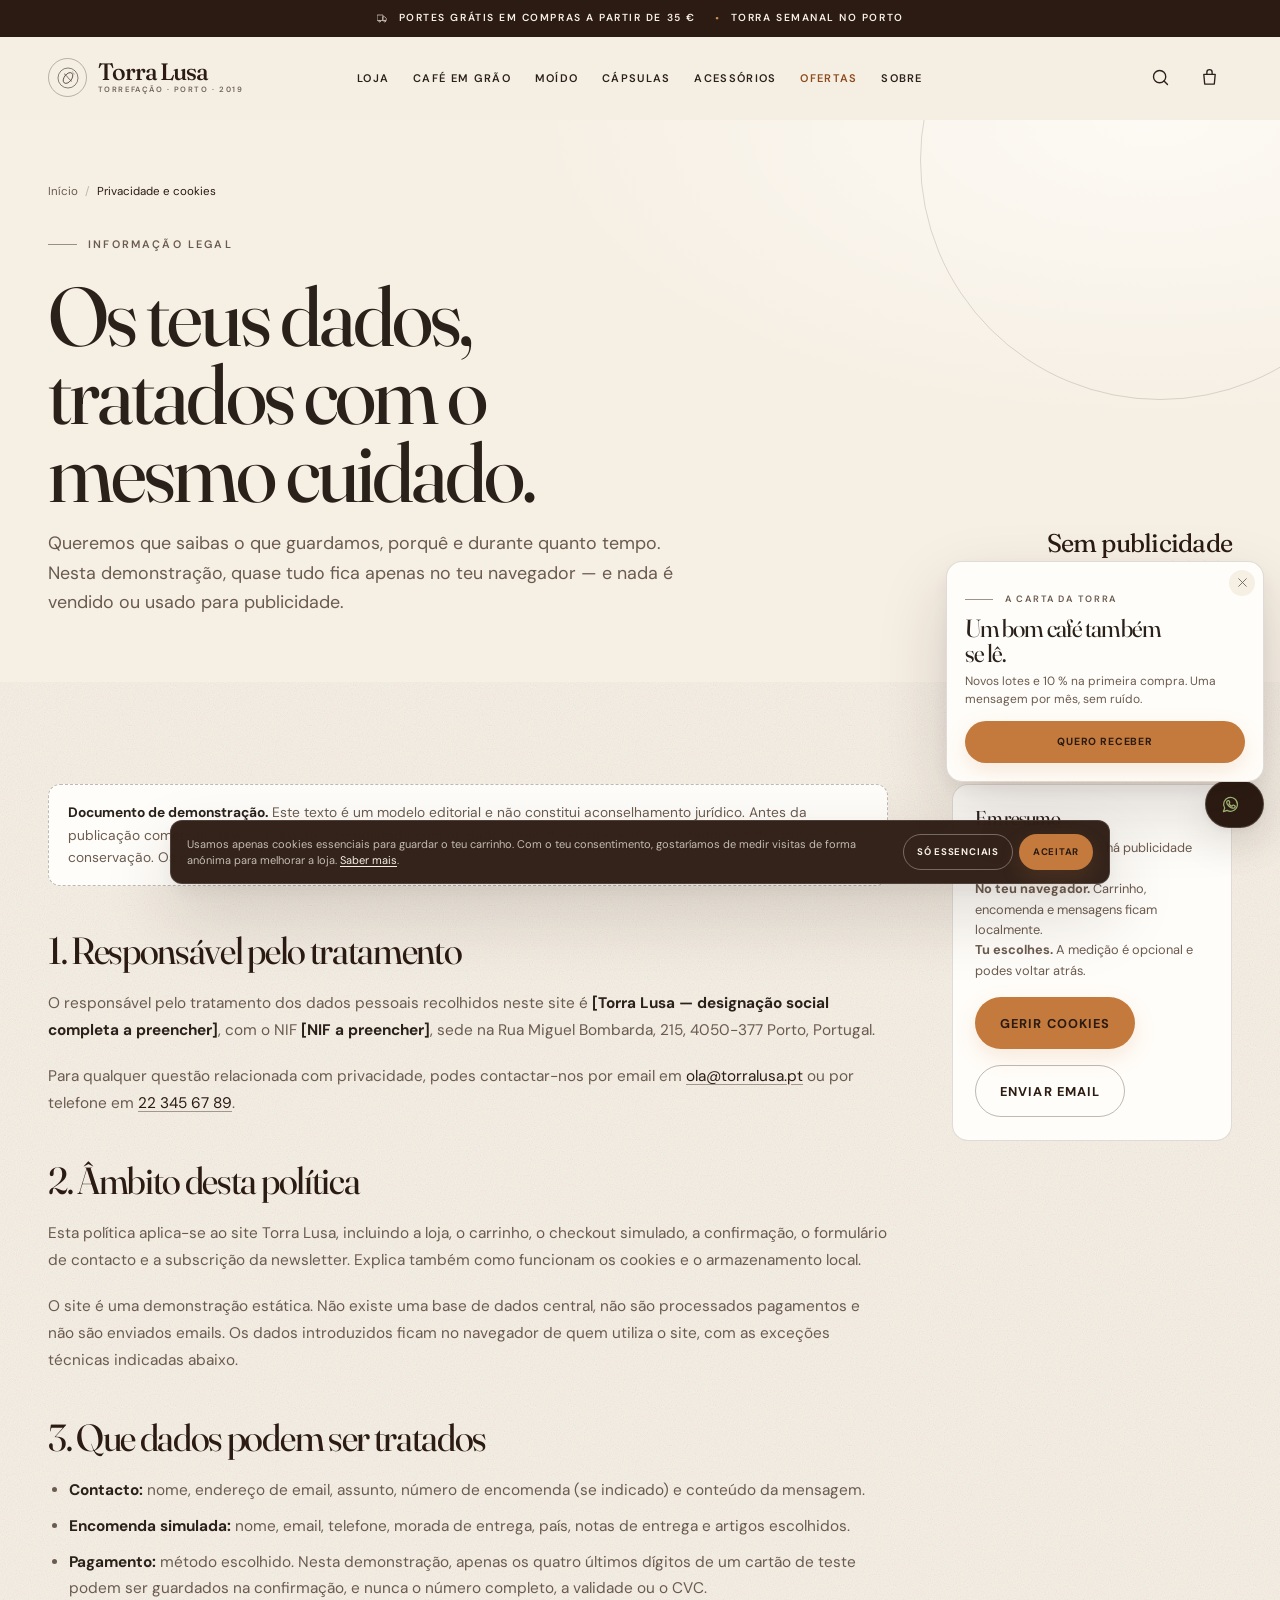
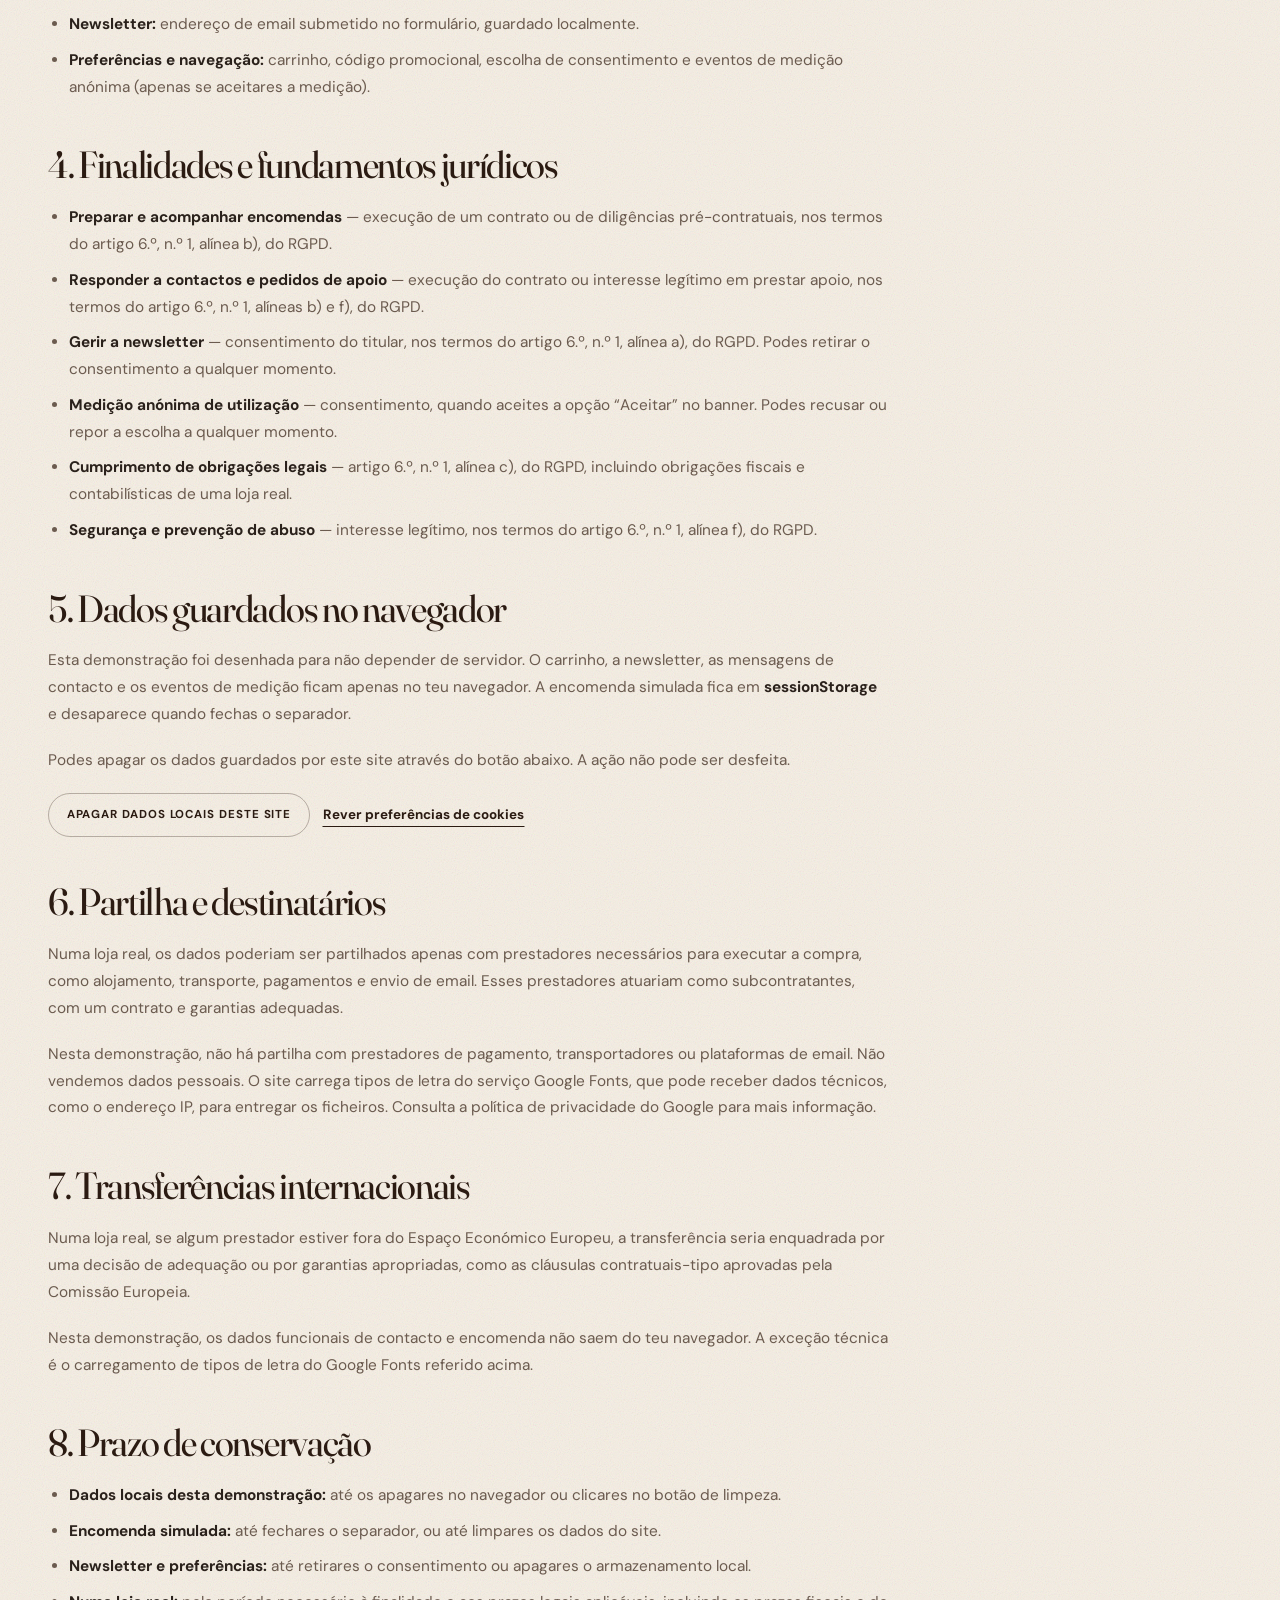
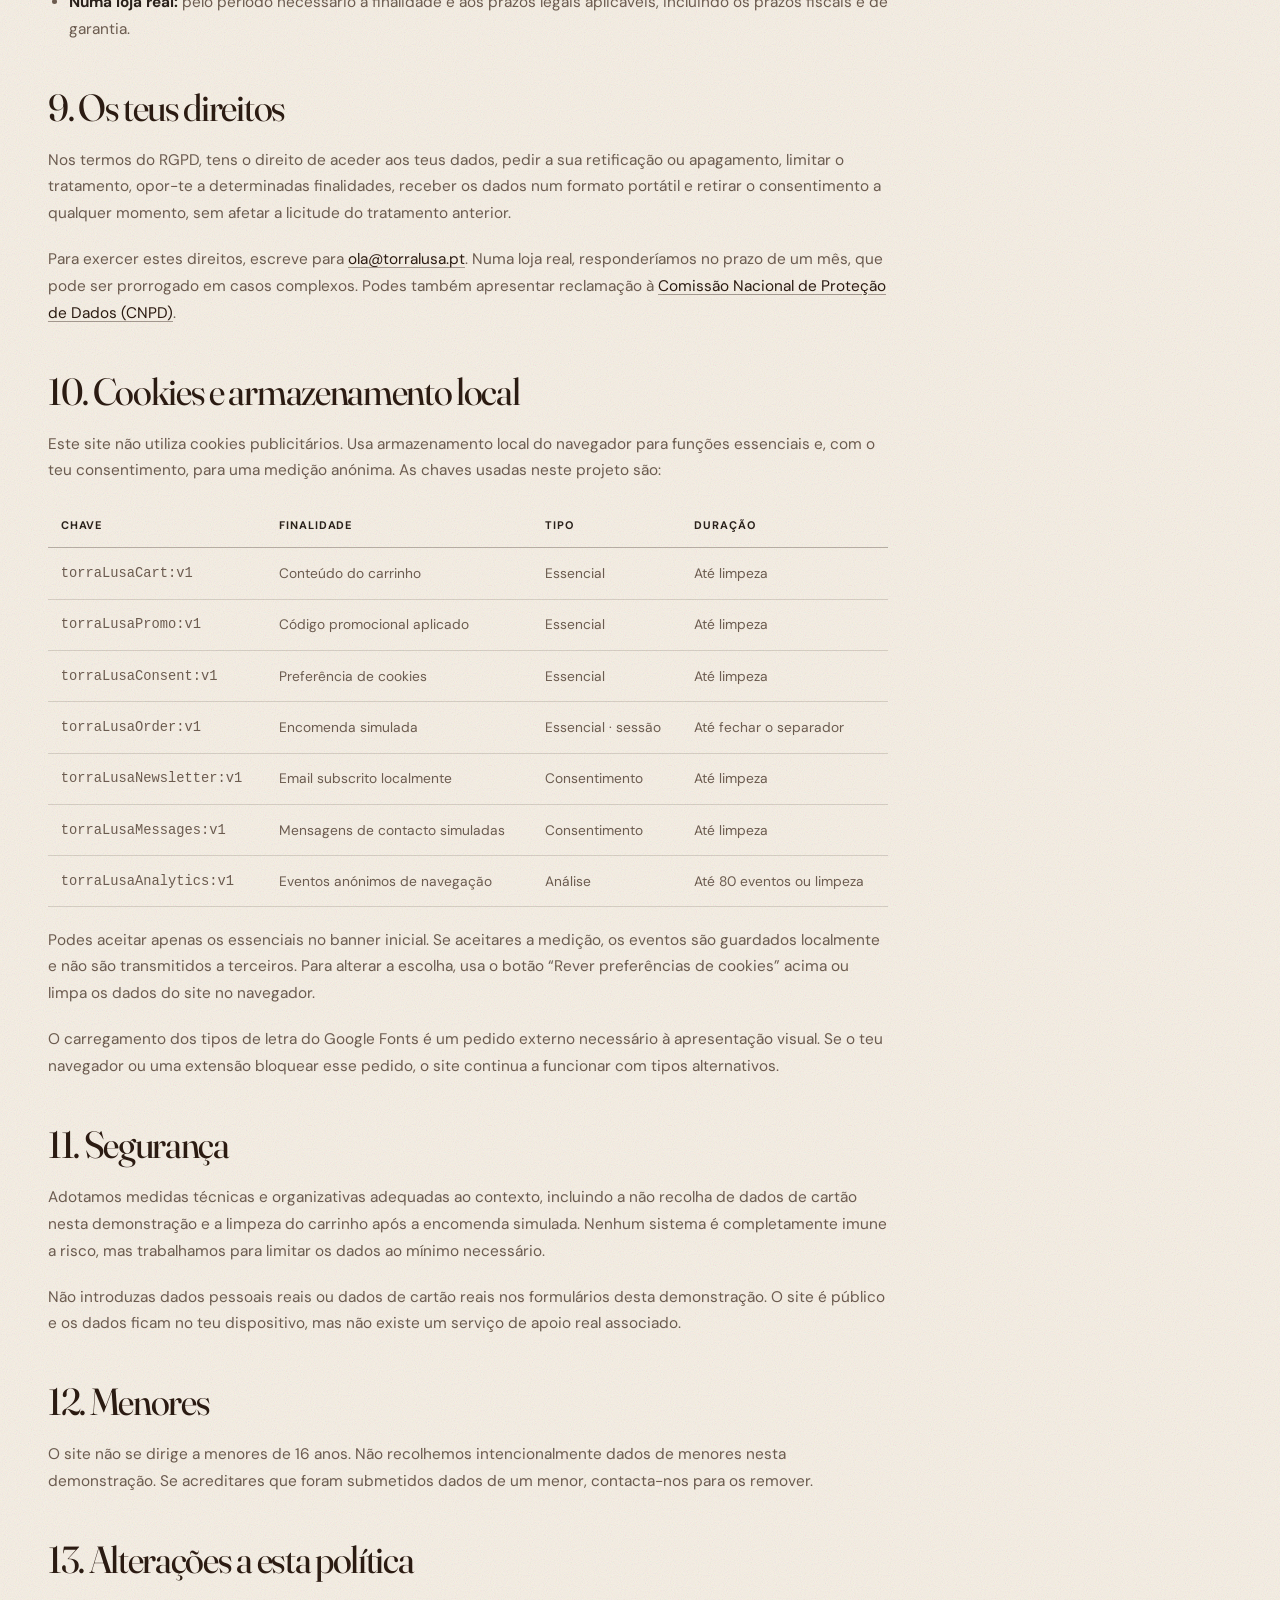
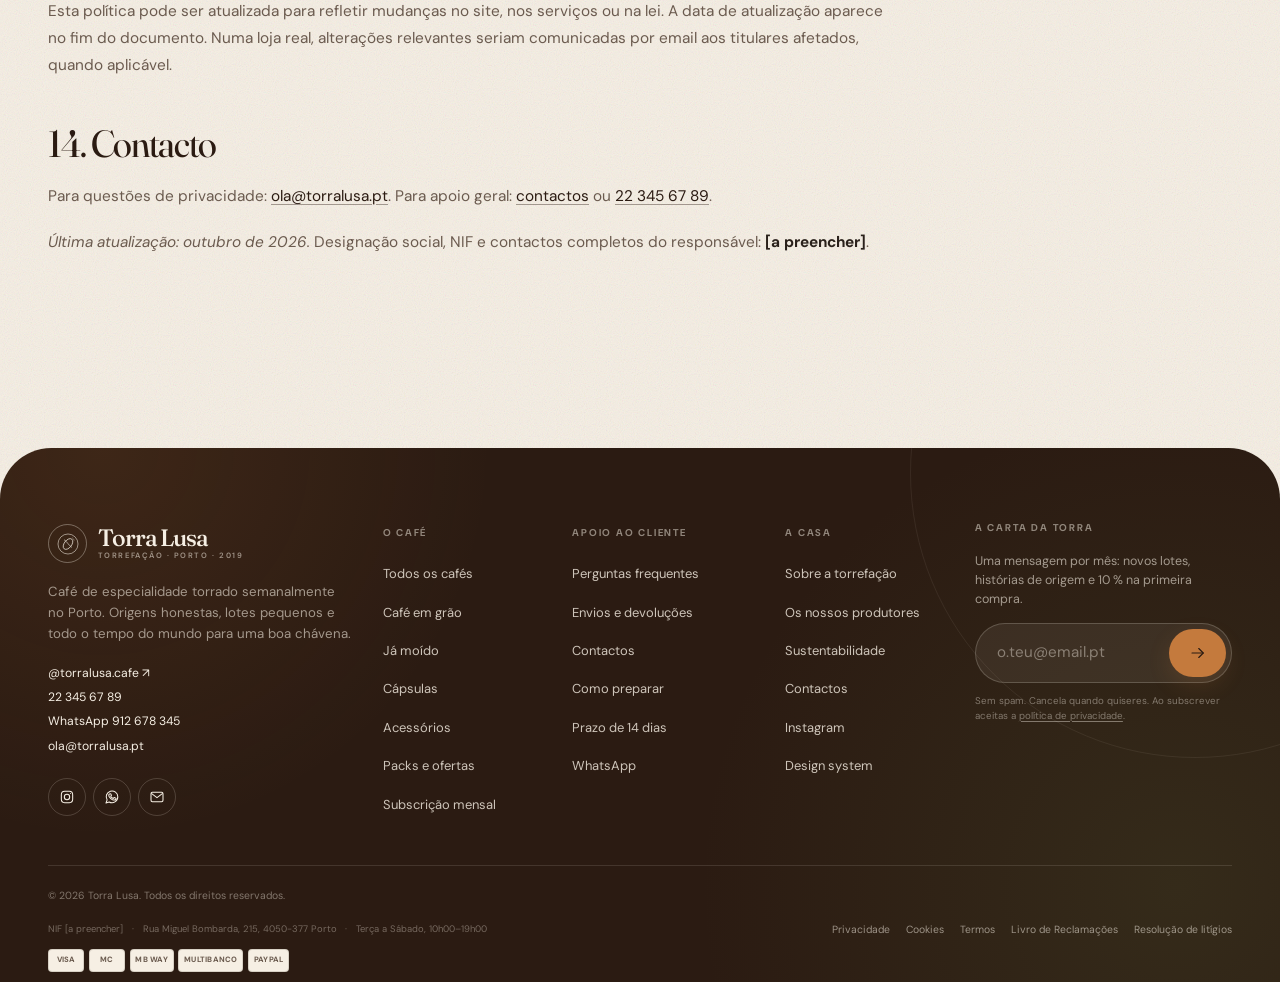
<file: privacidade.html>
<!doctype html>
<html lang="pt-PT">
<head>
  <meta charset="utf-8">
  <meta name="viewport" content="width=device-width, initial-scale=1">
  <title>Política de privacidade e cookies — Torra Lusa</title>
  <meta name="description" content="Como a Torra Lusa trata os dados pessoais e usa armazenamento local. Informação sobre cookies, consentimento e direitos dos titulares.">
  <meta name="theme-color" content="#f6efe4">
  <meta name="robots" content="index, follow">
  <link rel="canonical" href="https://torra-lusa.vercel.app/privacidade.html">
  <meta property="og:type" content="website">
  <meta property="og:locale" content="pt_PT">
  <meta property="og:site_name" content="Torra Lusa">
  <meta property="og:title" content="Privacidade e cookies — Torra Lusa">
  <meta property="og:description" content="Transparência sobre dados pessoais, armazenamento local e os teus direitos.">
  <meta property="og:url" content="https://torra-lusa.vercel.app/privacidade.html">
  <meta property="og:image" content="https://torra-lusa.vercel.app/images/beans-sack.webp">
  <meta name="twitter:card" content="summary_large_image">
  <link rel="icon" href="images/favicon.svg" type="image/svg+xml">
  <link rel="preconnect" href="https://fonts.googleapis.com">
  <link rel="preconnect" href="https://fonts.gstatic.com" crossorigin>
  <link href="https://fonts.googleapis.com/css2?family=DM+Sans:ital,opsz,wght@0,9..40,300..700;1,9..40,400&family=Fraunces:ital,opsz,wght@0,9..144,300..700;1,9..144,300..600&display=swap" rel="stylesheet">
  <link rel="stylesheet" href="css/style.css">
</head>
<body data-page="privacidade">
  <div data-site-header></div>

  <main id="conteudo">
    <section class="page-hero" aria-labelledby="privacidade-title">
      <div class="container">
        <nav aria-label="Trilho de navegação">
          <ol class="breadcrumbs">
            <li><a href="index.html">Início</a></li>
            <li><span aria-current="page">Privacidade e cookies</span></li>
          </ol>
        </nav>
        <div class="page-hero__inner mt-3">
          <div class="page-hero__copy">
            <span class="eyebrow">Informação legal</span>
            <h1 id="privacidade-title">Os teus dados, tratados com o mesmo cuidado.</h1>
            <p>Queremos que saibas o que guardamos, porquê e durante quanto tempo. Nesta demonstração, quase tudo fica apenas no teu navegador — e nada é vendido ou usado para publicidade.</p>
          </div>
          <div class="page-hero__aside">
            <strong>Sem publicidade</strong>
            sem venda de dados<br>
            Sem servidor<br>
            nesta demonstração
          </div>
        </div>
      </div>
    </section>

    <section class="section">
      <div class="container page-layout">
        <article class="prose">
          <div class="notice">
            <strong>Documento de demonstração.</strong> Este texto é um modelo editorial e não constitui aconselhamento jurídico. Antes da publicação comercial, deve ser revisto e completado com os dados reais da empresa, dos prestadores e dos prazos de conservação. Os campos entre parênteses retos são placeholders.
          </div>

          <h2 id="responsavel">1. Responsável pelo tratamento</h2>
          <p>O responsável pelo tratamento dos dados pessoais recolhidos neste site é <strong>[Torra Lusa — designação social completa a preencher]</strong>, com o NIF <strong>[NIF a preencher]</strong>, sede na Rua Miguel Bombarda, 215, 4050-377 Porto, Portugal.</p>
          <p>Para qualquer questão relacionada com privacidade, podes contactar-nos por email em <a href="mailto:ola@torralusa.pt">ola@torralusa.pt</a> ou por telefone em <a href="tel:+351223456789">22 345 67 89</a>.</p>

          <h2 id="ambito">2. Âmbito desta política</h2>
          <p>Esta política aplica-se ao site Torra Lusa, incluindo a loja, o carrinho, o checkout simulado, a confirmação, o formulário de contacto e a subscrição da newsletter. Explica também como funcionam os cookies e o armazenamento local.</p>
          <p>O site é uma demonstração estática. Não existe uma base de dados central, não são processados pagamentos e não são enviados emails. Os dados introduzidos ficam no navegador de quem utiliza o site, com as exceções técnicas indicadas abaixo.</p>

          <h2 id="dados">3. Que dados podem ser tratados</h2>
          <ul>
            <li><strong>Contacto:</strong> nome, endereço de email, assunto, número de encomenda (se indicado) e conteúdo da mensagem.</li>
            <li><strong>Encomenda simulada:</strong> nome, email, telefone, morada de entrega, país, notas de entrega e artigos escolhidos.</li>
            <li><strong>Pagamento:</strong> método escolhido. Nesta demonstração, apenas os quatro últimos dígitos de um cartão de teste podem ser guardados na confirmação, e nunca o número completo, a validade ou o CVC.</li>
            <li><strong>Newsletter:</strong> endereço de email submetido no formulário, guardado localmente.</li>
            <li><strong>Preferências e navegação:</strong> carrinho, código promocional, escolha de consentimento e eventos de medição anónima (apenas se aceitares a medição).</li>
          </ul>

          <h2 id="finalidades">4. Finalidades e fundamentos jurídicos</h2>
          <ul>
            <li><strong>Preparar e acompanhar encomendas</strong> — execução de um contrato ou de diligências pré-contratuais, nos termos do artigo 6.º, n.º 1, alínea b), do RGPD.</li>
            <li><strong>Responder a contactos e pedidos de apoio</strong> — execução do contrato ou interesse legítimo em prestar apoio, nos termos do artigo 6.º, n.º 1, alíneas b) e f), do RGPD.</li>
            <li><strong>Gerir a newsletter</strong> — consentimento do titular, nos termos do artigo 6.º, n.º 1, alínea a), do RGPD. Podes retirar o consentimento a qualquer momento.</li>
            <li><strong>Medição anónima de utilização</strong> — consentimento, quando aceites a opção “Aceitar” no banner. Podes recusar ou repor a escolha a qualquer momento.</li>
            <li><strong>Cumprimento de obrigações legais</strong> — artigo 6.º, n.º 1, alínea c), do RGPD, incluindo obrigações fiscais e contabilísticas de uma loja real.</li>
            <li><strong>Segurança e prevenção de abuso</strong> — interesse legítimo, nos termos do artigo 6.º, n.º 1, alínea f), do RGPD.</li>
          </ul>

          <h2 id="local">5. Dados guardados no navegador</h2>
          <p>Esta demonstração foi desenhada para não depender de servidor. O carrinho, a newsletter, as mensagens de contacto e os eventos de medição ficam apenas no teu navegador. A encomenda simulada fica em <strong>sessionStorage</strong> e desaparece quando fechas o separador.</p>
          <p>Podes apagar os dados guardados por este site através do botão abaixo. A ação não pode ser desfeita.</p>
          <div class="cluster">
            <button class="btn btn--outline btn--sm" type="button" data-clear-local-data>Apagar dados locais deste site</button>
            <button class="btn btn--text btn--sm" type="button" data-cookie-reset>Rever preferências de cookies</button>
          </div>

          <h2 id="partilha">6. Partilha e destinatários</h2>
          <p>Numa loja real, os dados poderiam ser partilhados apenas com prestadores necessários para executar a compra, como alojamento, transporte, pagamentos e envio de email. Esses prestadores atuariam como subcontratantes, com um contrato e garantias adequadas.</p>
          <p>Nesta demonstração, não há partilha com prestadores de pagamento, transportadores ou plataformas de email. Não vendemos dados pessoais. O site carrega tipos de letra do serviço Google Fonts, que pode receber dados técnicos, como o endereço IP, para entregar os ficheiros. Consulta a política de privacidade do Google para mais informação.</p>

          <h2 id="transferencias">7. Transferências internacionais</h2>
          <p>Numa loja real, se algum prestador estiver fora do Espaço Económico Europeu, a transferência seria enquadrada por uma decisão de adequação ou por garantias apropriadas, como as cláusulas contratuais-tipo aprovadas pela Comissão Europeia.</p>
          <p>Nesta demonstração, os dados funcionais de contacto e encomenda não saem do teu navegador. A exceção técnica é o carregamento de tipos de letra do Google Fonts referido acima.</p>

          <h2 id="conservacao">8. Prazo de conservação</h2>
          <ul>
            <li><strong>Dados locais desta demonstração:</strong> até os apagares no navegador ou clicares no botão de limpeza.</li>
            <li><strong>Encomenda simulada:</strong> até fechares o separador, ou até limpares os dados do site.</li>
            <li><strong>Newsletter e preferências:</strong> até retirares o consentimento ou apagares o armazenamento local.</li>
            <li><strong>Numa loja real:</strong> pelo período necessário à finalidade e aos prazos legais aplicáveis, incluindo os prazos fiscais e de garantia.</li>
          </ul>

          <h2 id="direitos">9. Os teus direitos</h2>
          <p>Nos termos do RGPD, tens o direito de aceder aos teus dados, pedir a sua retificação ou apagamento, limitar o tratamento, opor-te a determinadas finalidades, receber os dados num formato portátil e retirar o consentimento a qualquer momento, sem afetar a licitude do tratamento anterior.</p>
          <p>Para exercer estes direitos, escreve para <a href="mailto:ola@torralusa.pt">ola@torralusa.pt</a>. Numa loja real, responderíamos no prazo de um mês, que pode ser prorrogado em casos complexos. Podes também apresentar reclamação à <a href="https://www.cnpd.pt/" target="_blank" rel="noopener">Comissão Nacional de Proteção de Dados (CNPD)</a>.</p>

          <h2 id="cookies">10. Cookies e armazenamento local</h2>
          <p>Este site não utiliza cookies publicitários. Usa armazenamento local do navegador para funções essenciais e, com o teu consentimento, para uma medição anónima. As chaves usadas neste projeto são:</p>
          <div class="table-scroll" tabindex="0" role="region" aria-label="Tabela de chaves de armazenamento local e respetivas finalidades">
          <table>
            <caption class="sr-only">Chaves de armazenamento local e respetivas finalidades</caption>
            <thead>
              <tr>
                <th scope="col">Chave</th>
                <th scope="col">Finalidade</th>
                <th scope="col">Tipo</th>
                <th scope="col">Duração</th>
              </tr>
            </thead>
            <tbody>
              <tr><td><code>torraLusaCart:v1</code></td><td>Conteúdo do carrinho</td><td>Essencial</td><td>Até limpeza</td></tr>
              <tr><td><code>torraLusaPromo:v1</code></td><td>Código promocional aplicado</td><td>Essencial</td><td>Até limpeza</td></tr>
              <tr><td><code>torraLusaConsent:v1</code></td><td>Preferência de cookies</td><td>Essencial</td><td>Até limpeza</td></tr>
              <tr><td><code>torraLusaOrder:v1</code></td><td>Encomenda simulada</td><td>Essencial · sessão</td><td>Até fechar o separador</td></tr>
              <tr><td><code>torraLusaNewsletter:v1</code></td><td>Email subscrito localmente</td><td>Consentimento</td><td>Até limpeza</td></tr>
              <tr><td><code>torraLusaMessages:v1</code></td><td>Mensagens de contacto simuladas</td><td>Consentimento</td><td>Até limpeza</td></tr>
              <tr><td><code>torraLusaAnalytics:v1</code></td><td>Eventos anónimos de navegação</td><td>Análise</td><td>Até 80 eventos ou limpeza</td></tr>
            </tbody>
          </table>
          </div>
          <p>Podes aceitar apenas os essenciais no banner inicial. Se aceitares a medição, os eventos são guardados localmente e não são transmitidos a terceiros. Para alterar a escolha, usa o botão “Rever preferências de cookies” acima ou limpa os dados do site no navegador.</p>
          <p>O carregamento dos tipos de letra do Google Fonts é um pedido externo necessário à apresentação visual. Se o teu navegador ou uma extensão bloquear esse pedido, o site continua a funcionar com tipos alternativos.</p>

          <h2 id="seguranca">11. Segurança</h2>
          <p>Adotamos medidas técnicas e organizativas adequadas ao contexto, incluindo a não recolha de dados de cartão nesta demonstração e a limpeza do carrinho após a encomenda simulada. Nenhum sistema é completamente imune a risco, mas trabalhamos para limitar os dados ao mínimo necessário.</p>
          <p>Não introduzas dados pessoais reais ou dados de cartão reais nos formulários desta demonstração. O site é público e os dados ficam no teu dispositivo, mas não existe um serviço de apoio real associado.</p>

          <h2 id="menores">12. Menores</h2>
          <p>O site não se dirige a menores de 16 anos. Não recolhemos intencionalmente dados de menores nesta demonstração. Se acreditares que foram submetidos dados de um menor, contacta-nos para os remover.</p>

          <h2 id="alteracoes">13. Alterações a esta política</h2>
          <p>Esta política pode ser atualizada para refletir mudanças no site, nos serviços ou na lei. A data de atualização aparece no fim do documento. Numa loja real, alterações relevantes seriam comunicadas por email aos titulares afetados, quando aplicável.</p>

          <h2 id="contacto-privacidade">14. Contacto</h2>
          <p>Para questões de privacidade: <a href="mailto:ola@torralusa.pt">ola@torralusa.pt</a>. Para apoio geral: <a href="contactos.html">contactos</a> ou <a href="tel:+351223456789">22 345 67 89</a>.</p>

          <p class="text-small"><em>Última atualização: outubro de 2026.</em> Designação social, NIF e contactos completos do responsável: <strong>[a preencher]</strong>.</p>
        </article>

        <aside class="page-layout__aside" aria-labelledby="privacidade-resumo-title">
          <h3 id="privacidade-resumo-title">Em resumo</h3>
          <p><strong>Nada é vendido.</strong> Não há publicidade nem venda de dados.</p>
          <p><strong>No teu navegador.</strong> Carrinho, encomenda e mensagens ficam localmente.</p>
          <p><strong>Tu escolhes.</strong> A medição é opcional e podes voltar atrás.</p>
          <a class="btn" href="#cookies">Gerir cookies</a>
          <a class="btn btn--outline mt-1" href="mailto:ola@torralusa.pt">Enviar email</a>
        </aside>
      </div>
    </section>
  </main>

  <div data-site-footer></div>
  <div data-site-cart></div>
  <div data-site-floating></div>
  <script type="module" src="js/main.js"></script>
</body>
</html>
</file>
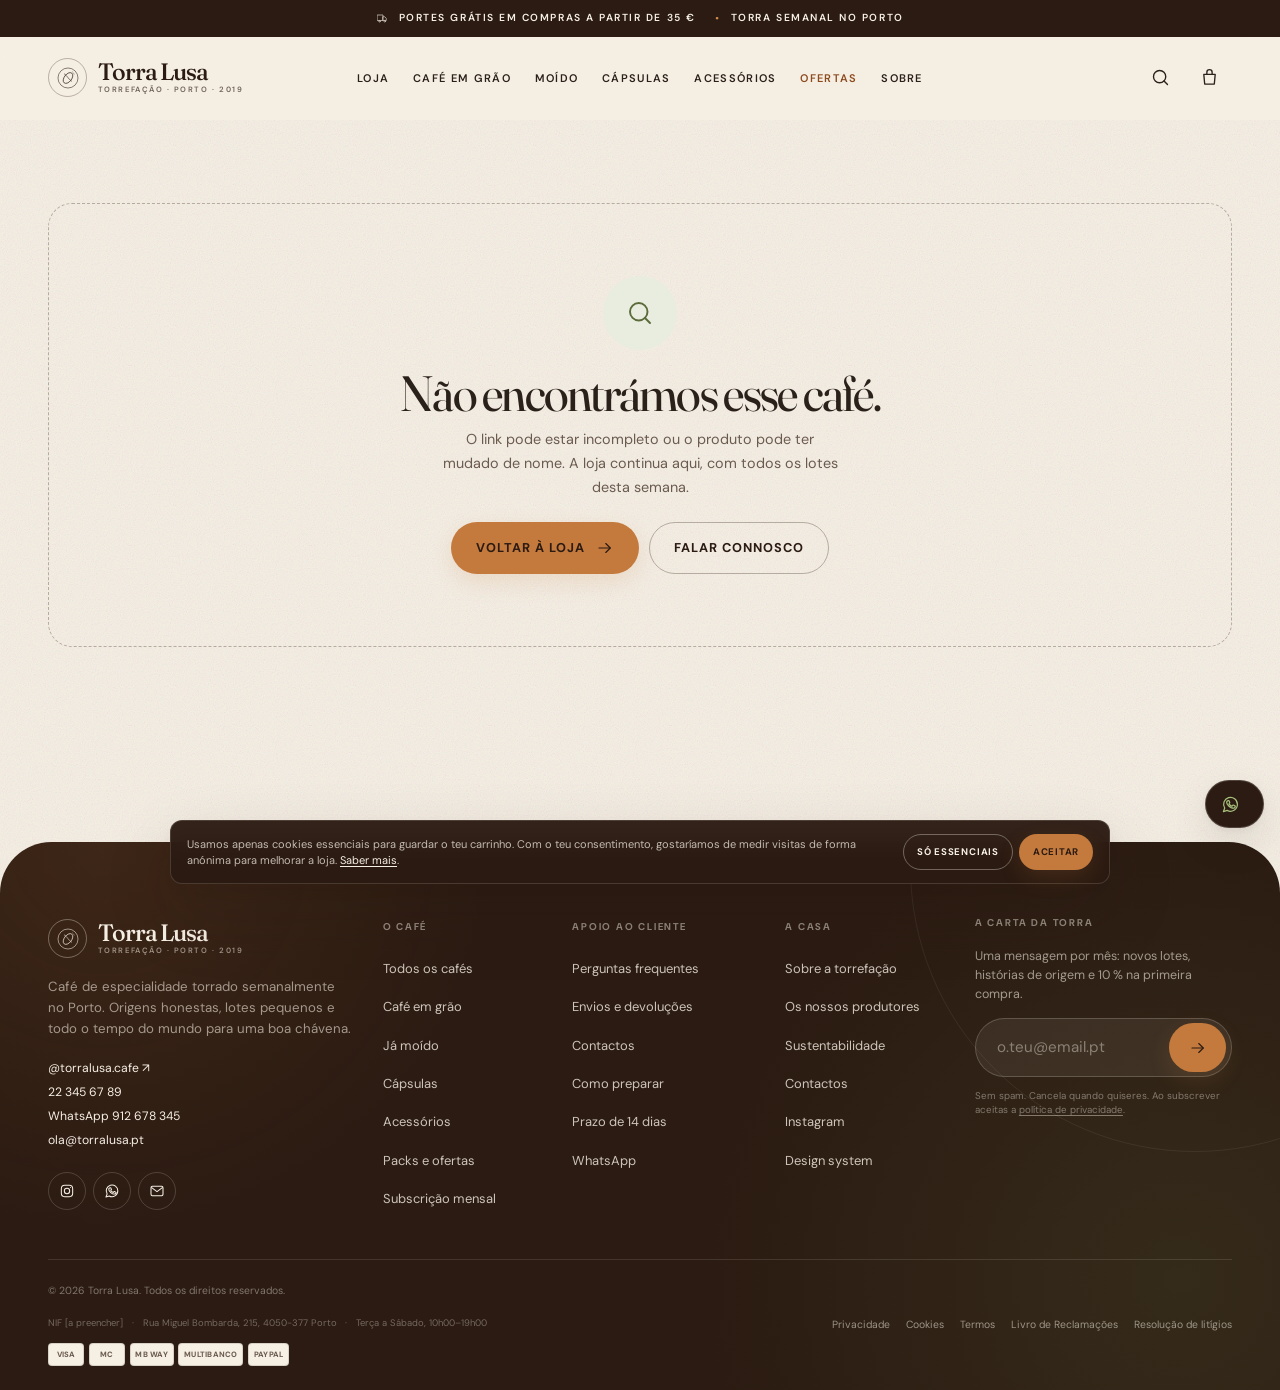
<file: produto.html>
<!doctype html>
<html lang="pt-PT">
<head>
  <meta charset="utf-8">
  <meta name="viewport" content="width=device-width, initial-scale=1">
  <title>Café de especialidade — Torra Lusa</title>
  <meta name="description" content="Conhece cada café Torra Lusa: origem, produtor, processo, perfil de prova e moagem à tua escolha. Torrado semanalmente no Porto.">
  <meta name="theme-color" content="#f6efe4">
  <meta name="robots" content="index, follow">
  <link rel="canonical" href="https://torra-lusa.vercel.app/produto.html">
  <meta property="og:type" content="product">
  <meta property="og:locale" content="pt_PT">
  <meta property="og:site_name" content="Torra Lusa">
  <meta property="og:title" content="Café de especialidade — Torra Lusa">
  <meta property="og:description" content="Origem, história e perfil de prova de cada café. Escolhe o formato e a moagem.">
  <meta property="og:url" content="https://torra-lusa.vercel.app/produto.html">
  <meta property="og:image" content="https://torra-lusa.vercel.app/images/beans-sack.webp">
  <meta name="twitter:card" content="summary_large_image">
  <meta name="twitter:title" content="Café de especialidade — Torra Lusa">
  <meta name="twitter:description" content="Origem, história e perfil de prova de cada café. Torrado semanalmente no Porto.">
  <link rel="icon" href="images/favicon.svg" type="image/svg+xml">
  <link rel="preconnect" href="https://fonts.googleapis.com">
  <link rel="preconnect" href="https://fonts.gstatic.com" crossorigin>
  <link href="https://fonts.googleapis.com/css2?family=DM+Sans:ital,opsz,wght@0,9..40,300..700;1,9..40,400&family=Fraunces:ital,opsz,wght@0,9..144,300..700;1,9..144,300..600&display=swap" rel="stylesheet">
  <link rel="stylesheet" href="css/style.css">
</head>
<body data-page="produto">
  <div data-site-header></div>

  <main id="conteudo">
    <div class="container product-page">
      <div class="product-page__breadcrumbs" data-product-breadcrumbs></div>
      <div data-product-root>
        <noscript>
          <div class="cart-empty">
            <div class="cart-empty__card">
              <h1>A página do produto precisa de JavaScript.</h1>
              <p>Ativa o JavaScript para ver a galeria, escolher a moagem e adicionar ao carrinho. Também podes encomendar por email ou WhatsApp.</p>
              <div class="cart-empty__actions">
                <a class="btn" href="loja.html">Voltar à loja</a>
                <a class="btn btn--outline" href="contactos.html">Falar connosco</a>
              </div>
            </div>
          </div>
        </noscript>
      </div>
    </div>
    <div data-product-related></div>
  </main>

  <div data-site-footer></div>
  <div data-site-cart></div>
  <div data-site-floating></div>
  <script type="module" src="js/main.js"></script>
</body>
</html>
</file>
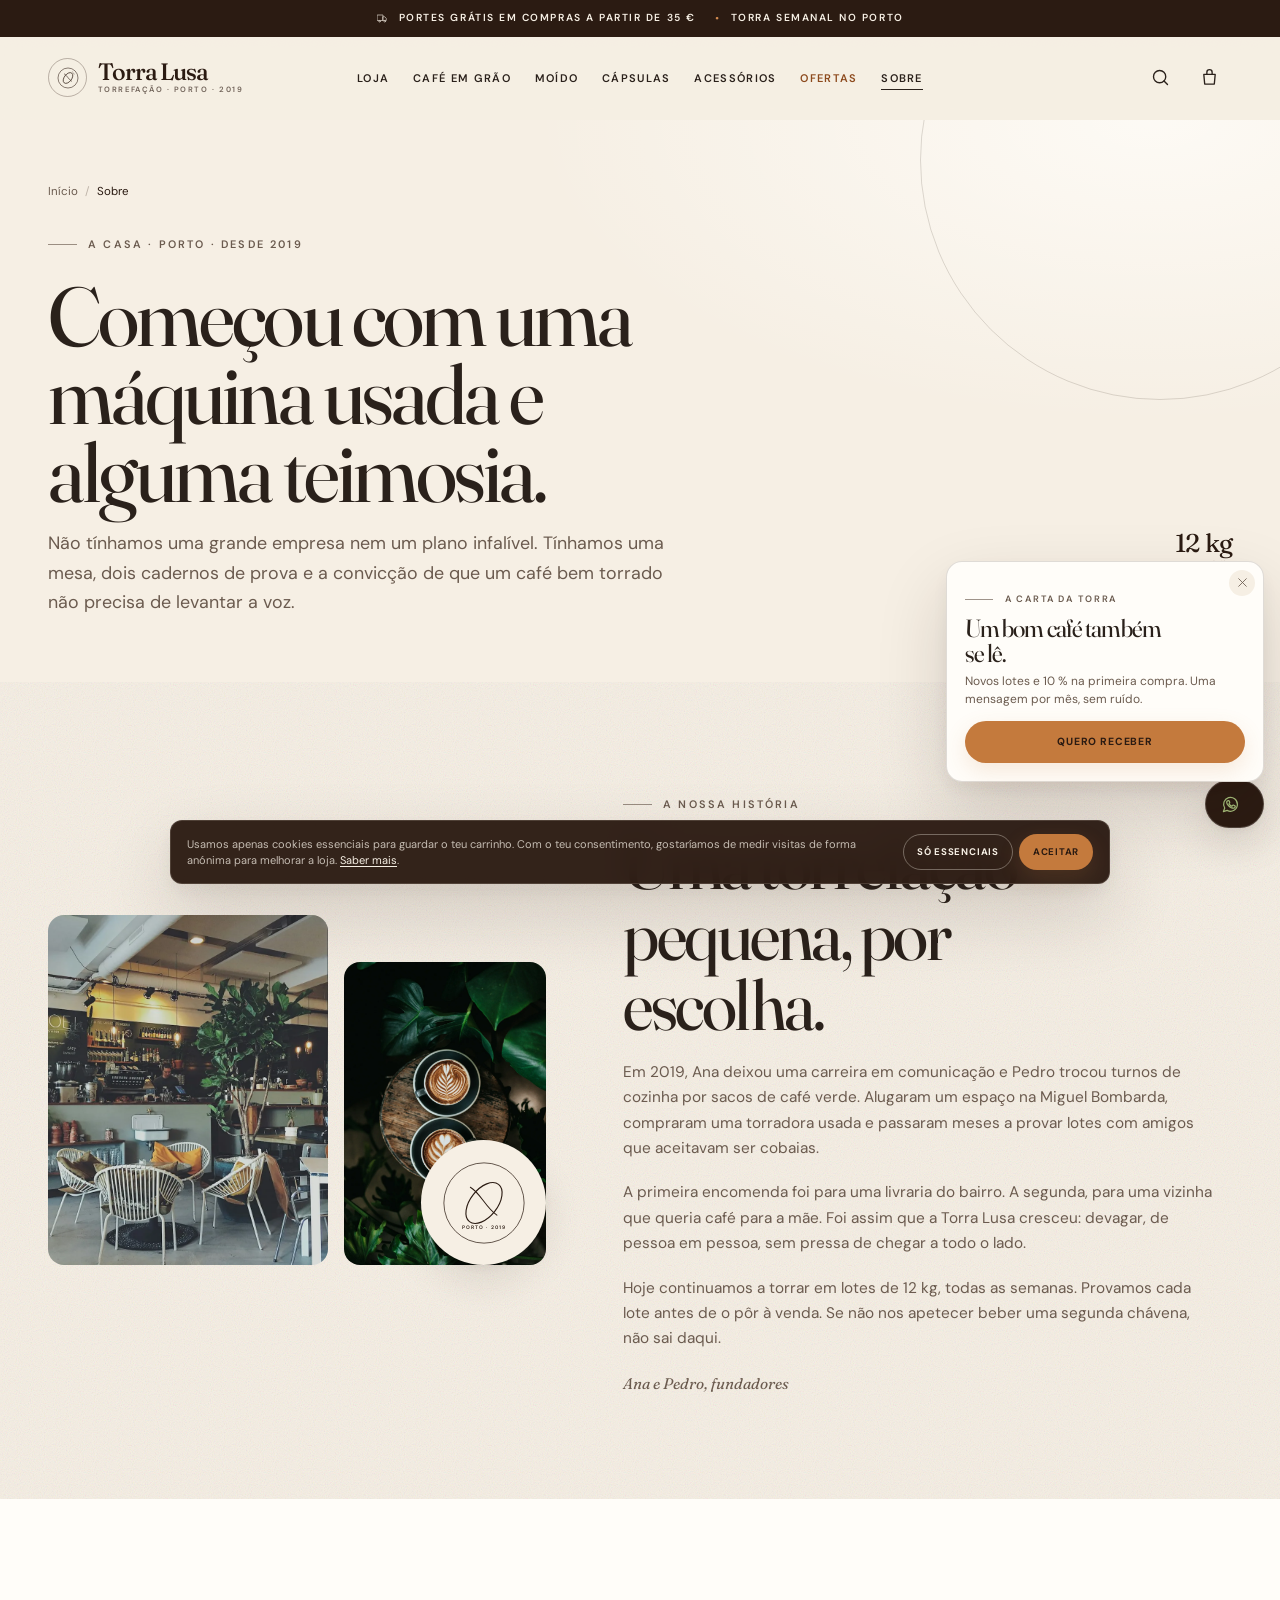
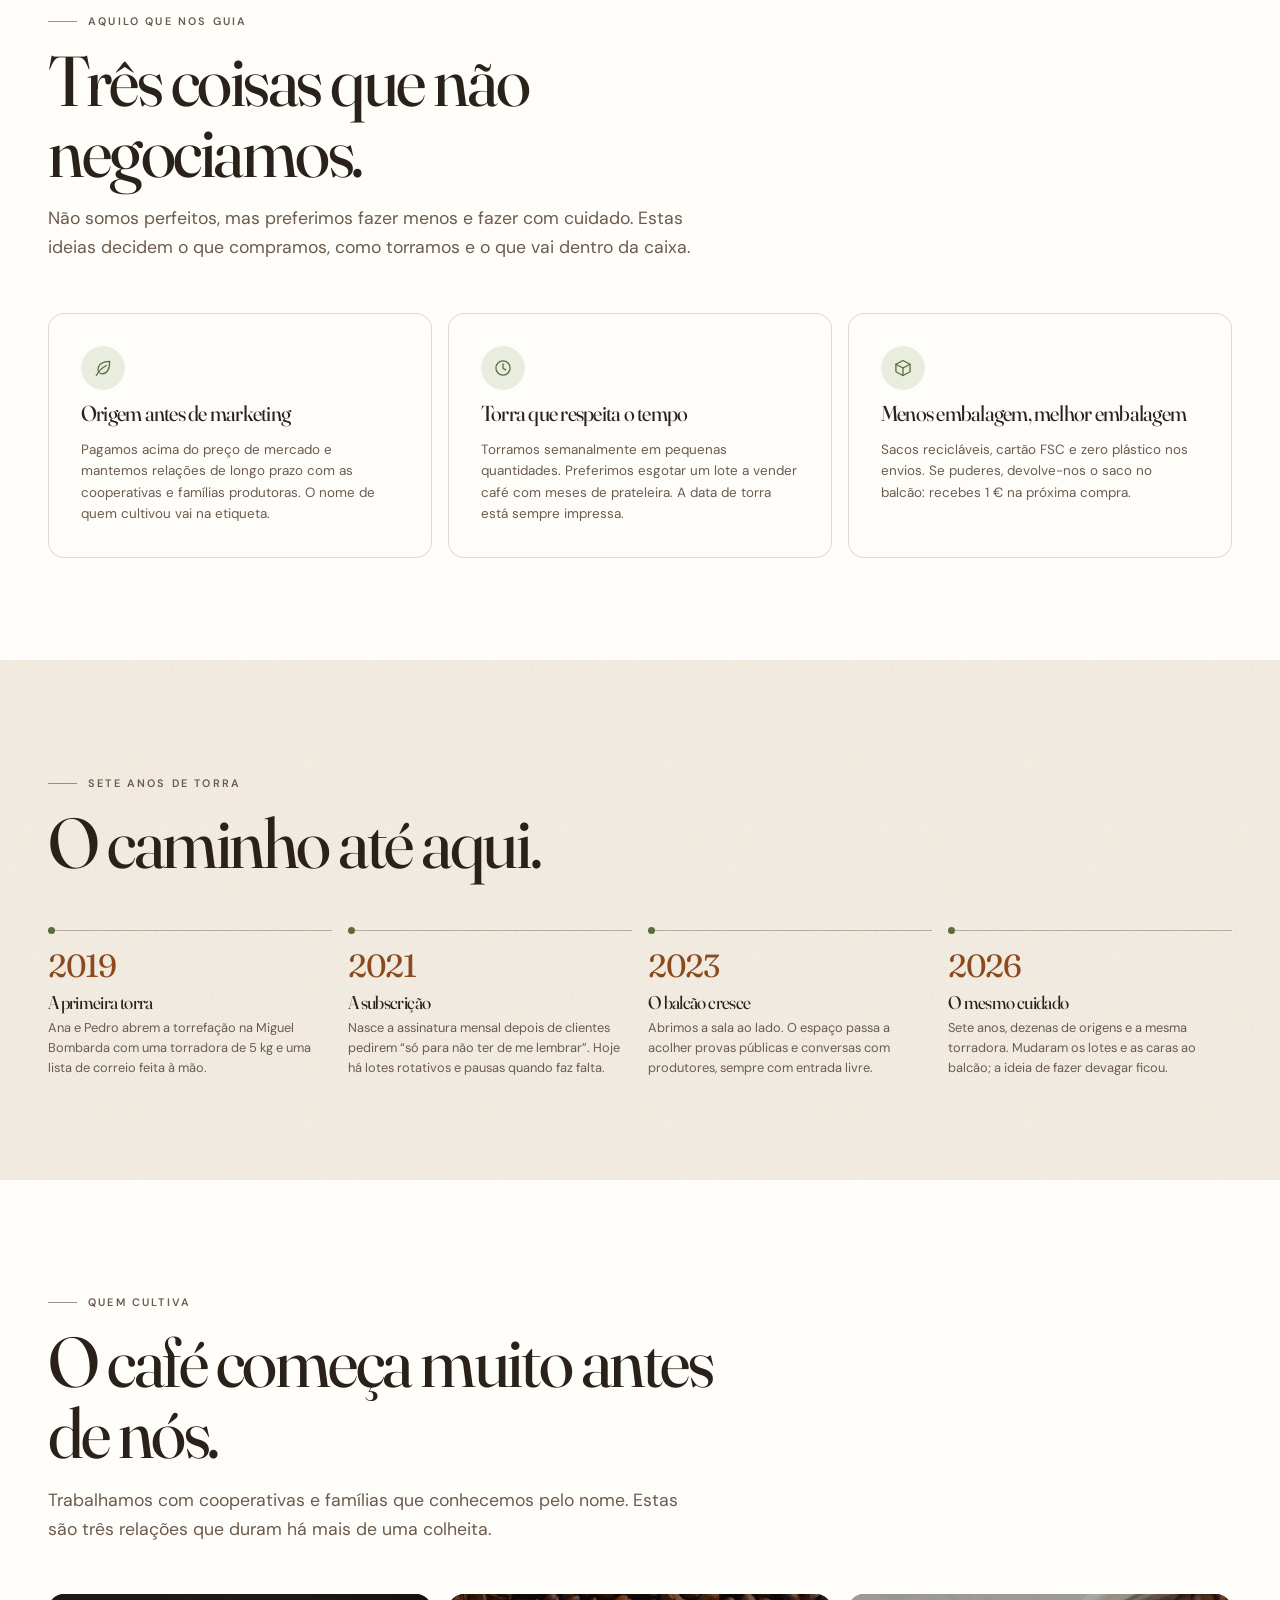
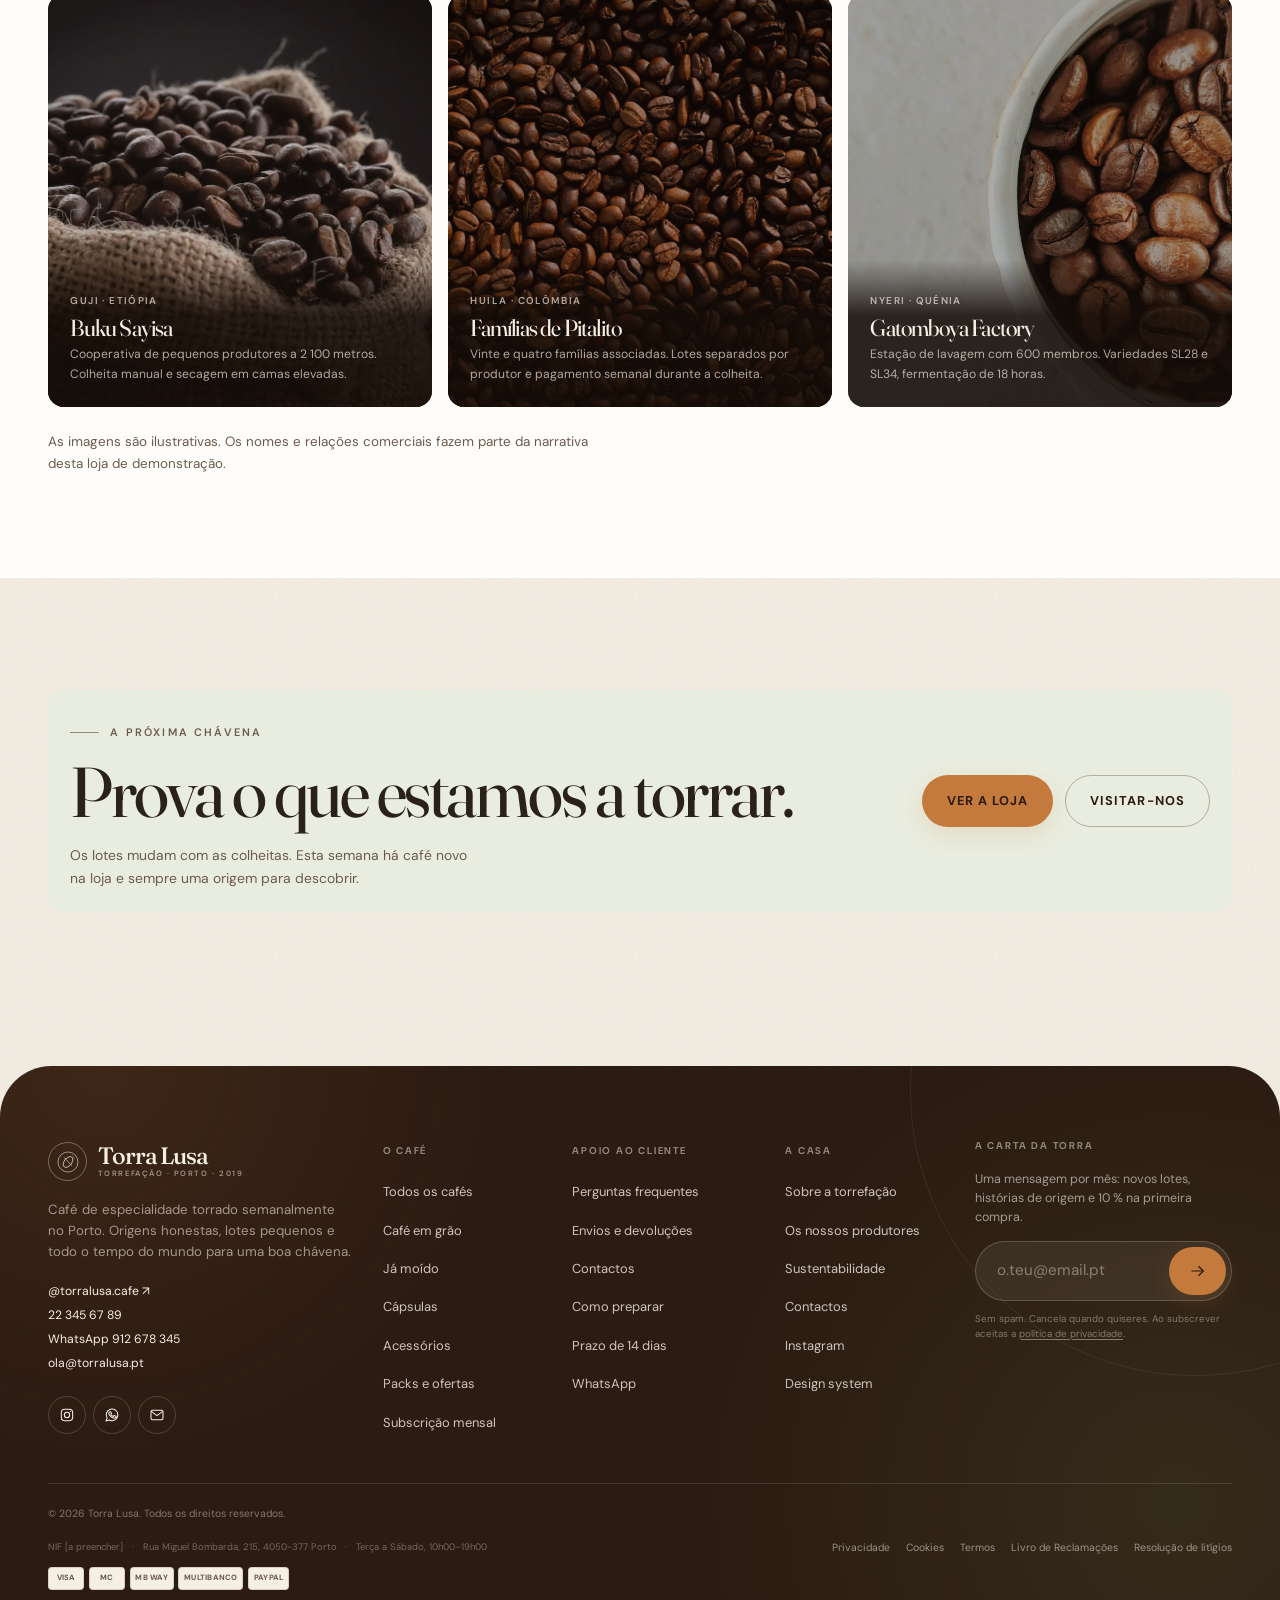
<file: sobre.html>
<!doctype html>
<html lang="pt-PT">
<head>
  <meta charset="utf-8">
  <meta name="viewport" content="width=device-width, initial-scale=1">
  <title>Sobre a Torra Lusa — Torrefação de café no Porto</title>
  <meta name="description" content="Conhece a Torra Lusa: uma torrefação independente no Porto, fundada em 2019 por Ana e Pedro Lemos. Lotes pequenos, origens honestas e torra semanal.">
  <meta name="theme-color" content="#f6efe4">
  <meta name="robots" content="index, follow">
  <link rel="canonical" href="https://torra-lusa.vercel.app/sobre.html">
  <meta property="og:type" content="website">
  <meta property="og:locale" content="pt_PT">
  <meta property="og:site_name" content="Torra Lusa">
  <meta property="og:title" content="Sobre a Torra Lusa — uma torrefação no Porto">
  <meta property="og:description" content="Lotes pequenos, origens honestas e uma ideia simples: o café é uma pausa. Façamo-la bem.">
  <meta property="og:url" content="https://torra-lusa.vercel.app/sobre.html">
  <meta property="og:image" content="https://torra-lusa.vercel.app/images/cafe-interior.webp">
  <meta name="twitter:card" content="summary_large_image">
  <link rel="icon" href="images/favicon.svg" type="image/svg+xml">
  <link rel="preconnect" href="https://fonts.googleapis.com">
  <link rel="preconnect" href="https://fonts.gstatic.com" crossorigin>
  <link href="https://fonts.googleapis.com/css2?family=DM+Sans:ital,opsz,wght@0,9..40,300..700;1,9..40,400&family=Fraunces:ital,opsz,wght@0,9..144,300..700;1,9..144,300..600&display=swap" rel="stylesheet">
  <link rel="stylesheet" href="css/style.css">
  <script type="application/ld+json">
  {
    "@context": "https://schema.org",
    "@type": "AboutPage",
    "name": "Sobre a Torra Lusa",
    "url": "https://torra-lusa.vercel.app/sobre.html",
    "description": "A história e os valores da torrefação independente Torra Lusa, no Porto.",
    "about": {
      "@type": "Organization",
      "name": "Torra Lusa",
      "foundingDate": "2019",
      "founders": [
        { "@type": "Person", "name": "Ana Lemos" },
        { "@type": "Person", "name": "Pedro Lemos" }
      ],
      "address": {
        "@type": "PostalAddress",
        "streetAddress": "Rua Miguel Bombarda, 215",
        "postalCode": "4050-377",
        "addressLocality": "Porto",
        "addressCountry": "PT"
      }
    }
  }
  </script>
</head>
<body data-page="sobre">
  <div data-site-header></div>

  <main id="conteudo">
    <section class="page-hero" aria-labelledby="sobre-title">
      <div class="container">
        <nav aria-label="Trilho de navegação">
          <ol class="breadcrumbs">
            <li><a href="index.html">Início</a></li>
            <li><span aria-current="page">Sobre</span></li>
          </ol>
        </nav>
        <div class="page-hero__inner mt-3">
          <div class="page-hero__copy">
            <span class="eyebrow">A casa · Porto · desde 2019</span>
            <h1 id="sobre-title">Começou com uma máquina usada e alguma teimosia.</h1>
            <p>Não tínhamos uma grande empresa nem um plano infalível. Tínhamos uma mesa, dois cadernos de prova e a convicção de que um café bem torrado não precisa de levantar a voz.</p>
          </div>
          <div class="page-hero__aside">
            <strong>12 kg</strong>
            por torra, em média<br>
            Ana &amp; Pedro Lemos<br>
            fundadores
          </div>
        </div>
      </div>
    </section>

    <section class="section" aria-labelledby="historia-title">
      <div class="container about-story">
        <div class="about-story__images">
          <img src="images/cafe-window.webp" alt="Interior luminoso da cafetaria Torra Lusa, com mesas de madeira e plantas" width="1400" height="960" loading="lazy">
          <img src="images/barista.webp" alt="Duas chávenas de café com latte art sobre uma tábua de madeira" width="1400" height="2100" loading="lazy">
          <div class="about-story__badge" aria-hidden="true">
            <svg width="86" height="86" viewBox="0 0 120 120" fill="none">
              <circle cx="60" cy="60" r="56" stroke="currentColor" stroke-width="1"/>
              <ellipse cx="60" cy="60" rx="19" ry="33" transform="rotate(38 60 60)" stroke="currentColor" stroke-width="1.6"/>
              <path d="M41 38c14 8 21 28 37 39" stroke="currentColor" stroke-width="1.4" stroke-linecap="round"/>
              <text x="60" y="96" text-anchor="middle" fill="currentColor" font-size="7" font-family="DM Sans, sans-serif" font-weight="600" letter-spacing="1.5">PORTO · 2019</text>
            </svg>
          </div>
        </div>
        <div class="about-story__content">
          <span class="eyebrow">A nossa história</span>
          <h2 id="historia-title">Uma torrefação pequena, por escolha.</h2>
          <p>Em 2019, Ana deixou uma carreira em comunicação e Pedro trocou turnos de cozinha por sacos de café verde. Alugaram um espaço na Miguel Bombarda, compraram uma torradora usada e passaram meses a provar lotes com amigos que aceitavam ser cobaias.</p>
          <p>A primeira encomenda foi para uma livraria do bairro. A segunda, para uma vizinha que queria café para a mãe. Foi assim que a Torra Lusa cresceu: devagar, de pessoa em pessoa, sem pressa de chegar a todo o lado.</p>
          <p>Hoje continuamos a torrar em lotes de 12 kg, todas as semanas. Provamos cada lote antes de o pôr à venda. Se não nos apetecer beber uma segunda chávena, não sai daqui.</p>
          <p class="about-story__signature">Ana e Pedro, fundadores</p>
        </div>
      </div>
    </section>

    <section class="section section--paper" id="sustentabilidade" aria-labelledby="valores-title">
      <div class="container">
        <div class="section-intro">
          <span class="eyebrow">Aquilo que nos guia</span>
          <h2 id="valores-title">Três coisas que não negociamos.</h2>
          <p>Não somos perfeitos, mas preferimos fazer menos e fazer com cuidado. Estas ideias decidem o que compramos, como torramos e o que vai dentro da caixa.</p>
        </div>
        <div class="values-grid">
          <article class="value-card">
            <span class="value-card__icon">
              <svg width="20" height="20" viewBox="0 0 24 24" fill="none" stroke="currentColor" stroke-width="1.55" stroke-linecap="round" stroke-linejoin="round" aria-hidden="true"><path d="M20 4c-8 0-14 3.5-14 10a5 5 0 0 0 5 5c6.5 0 9-6 9-15Z"/><path d="M4 21c2.8-5.5 6.5-9 12-12"/></svg>
            </span>
            <h3>Origem antes de marketing</h3>
            <p>Pagamos acima do preço de mercado e mantemos relações de longo prazo com as cooperativas e famílias produtoras. O nome de quem cultivou vai na etiqueta.</p>
          </article>
          <article class="value-card">
            <span class="value-card__icon">
              <svg width="20" height="20" viewBox="0 0 24 24" fill="none" stroke="currentColor" stroke-width="1.55" stroke-linecap="round" stroke-linejoin="round" aria-hidden="true"><circle cx="12" cy="12" r="8.5"/><path d="M12 7v5.3l3.2 2"/></svg>
            </span>
            <h3>Torra que respeita o tempo</h3>
            <p>Torramos semanalmente em pequenas quantidades. Preferimos esgotar um lote a vender café com meses de prateleira. A data de torra está sempre impressa.</p>
          </article>
          <article class="value-card">
            <span class="value-card__icon">
              <svg width="20" height="20" viewBox="0 0 24 24" fill="none" stroke="currentColor" stroke-width="1.55" stroke-linecap="round" stroke-linejoin="round" aria-hidden="true"><path d="M3.5 7.5 12 3l8.5 4.5v9L12 21l-8.5-4.5v-9Z"/><path d="m3.5 7.5 8.5 4.5 8.5-4.5"/><path d="M12 12v9"/></svg>
            </span>
            <h3>Menos embalagem, melhor embalagem</h3>
            <p>Sacos recicláveis, cartão FSC e zero plástico nos envios. Se puderes, devolve-nos o saco no balcão: recebes 1 € na próxima compra.</p>
          </article>
        </div>
      </div>
    </section>

    <section class="section" aria-labelledby="cronologia-title">
      <div class="container">
        <div class="section-intro">
          <span class="eyebrow">Sete anos de torra</span>
          <h2 id="cronologia-title">O caminho até aqui.</h2>
        </div>
        <div class="timeline" aria-label="Cronologia da Torra Lusa">
          <article class="timeline__item">
            <span class="timeline__year">2019</span>
            <h3>A primeira torra</h3>
            <p>Ana e Pedro abrem a torrefação na Miguel Bombarda com uma torradora de 5 kg e uma lista de correio feita à mão.</p>
          </article>
          <article class="timeline__item">
            <span class="timeline__year">2021</span>
            <h3>A subscrição</h3>
            <p>Nasce a assinatura mensal depois de clientes pedirem “só para não ter de me lembrar”. Hoje há lotes rotativos e pausas quando faz falta.</p>
          </article>
          <article class="timeline__item">
            <span class="timeline__year">2023</span>
            <h3>O balcão cresce</h3>
            <p>Abrimos a sala ao lado. O espaço passa a acolher provas públicas e conversas com produtores, sempre com entrada livre.</p>
          </article>
          <article class="timeline__item">
            <span class="timeline__year">2026</span>
            <h3>O mesmo cuidado</h3>
            <p>Sete anos, dezenas de origens e a mesma torradora. Mudaram os lotes e as caras ao balcão; a ideia de fazer devagar ficou.</p>
          </article>
        </div>
      </div>
    </section>

    <section class="section section--paper" id="produtores" aria-labelledby="produtores-title">
      <div class="container">
        <div class="section-intro">
          <span class="eyebrow">Quem cultiva</span>
          <h2 id="produtores-title">O café começa muito antes de nós.</h2>
          <p>Trabalhamos com cooperativas e famílias que conhecemos pelo nome. Estas são três relações que duram há mais de uma colheita.</p>
        </div>
        <div class="producers">
          <article class="producer-card">
            <img src="images/beans-sack.webp" alt="Saco de juta com grãos de café torrados" width="1400" height="933" loading="lazy">
            <div class="producer-card__copy">
              <span>Guji · Etiópia</span>
              <h3>Buku Sayisa</h3>
              <p>Cooperativa de pequenos produtores a 2 100 metros. Colheita manual e secagem em camas elevadas.</p>
            </div>
          </article>
          <article class="producer-card">
            <img src="images/coffee-beans.webp" alt="Grãos de café torrados espalhados numa superfície escura" width="1400" height="1068" loading="lazy">
            <div class="producer-card__copy">
              <span>Huila · Colômbia</span>
              <h3>Famílias de Pitalito</h3>
              <p>Vinte e quatro famílias associadas. Lotes separados por produtor e pagamento semanal durante a colheita.</p>
            </div>
          </article>
          <article class="producer-card">
            <img src="images/beans-bowl.webp" alt="Grãos de café vistos de cima dentro de uma tigela branca" width="1400" height="1867" loading="lazy">
            <div class="producer-card__copy">
              <span>Nyeri · Quénia</span>
              <h3>Gatomboya Factory</h3>
              <p>Estação de lavagem com 600 membros. Variedades SL28 e SL34, fermentação de 18 horas.</p>
            </div>
          </article>
        </div>
        <p class="text-small mt-3" style="max-width:60ch;color:var(--ink-soft)">As imagens são ilustrativas. Os nomes e relações comerciais fazem parte da narrativa desta loja de demonstração.</p>
      </div>
    </section>

    <section class="section section--tight" aria-labelledby="sobre-cta-title">
      <div class="container">
        <div class="faq-help">
          <div>
            <span class="eyebrow">A próxima chávena</span>
            <h2 id="sobre-cta-title" class="mt-2" style="font-size:clamp(1.6rem,1.35rem+1.2vw,2.3rem)">Prova o que estamos a torrar.</h2>
            <p class="mt-2">Os lotes mudam com as colheitas. Esta semana há café novo na loja e sempre uma origem para descobrir.</p>
          </div>
          <div class="cluster">
            <a class="btn" href="loja.html">Ver a loja</a>
            <a class="btn btn--outline" href="contactos.html">Visitar-nos</a>
          </div>
        </div>
      </div>
    </section>
  </main>

  <div data-site-footer></div>
  <div data-site-cart></div>
  <div data-site-floating></div>
  <script type="module" src="js/main.js"></script>
</body>
</html>
</file>
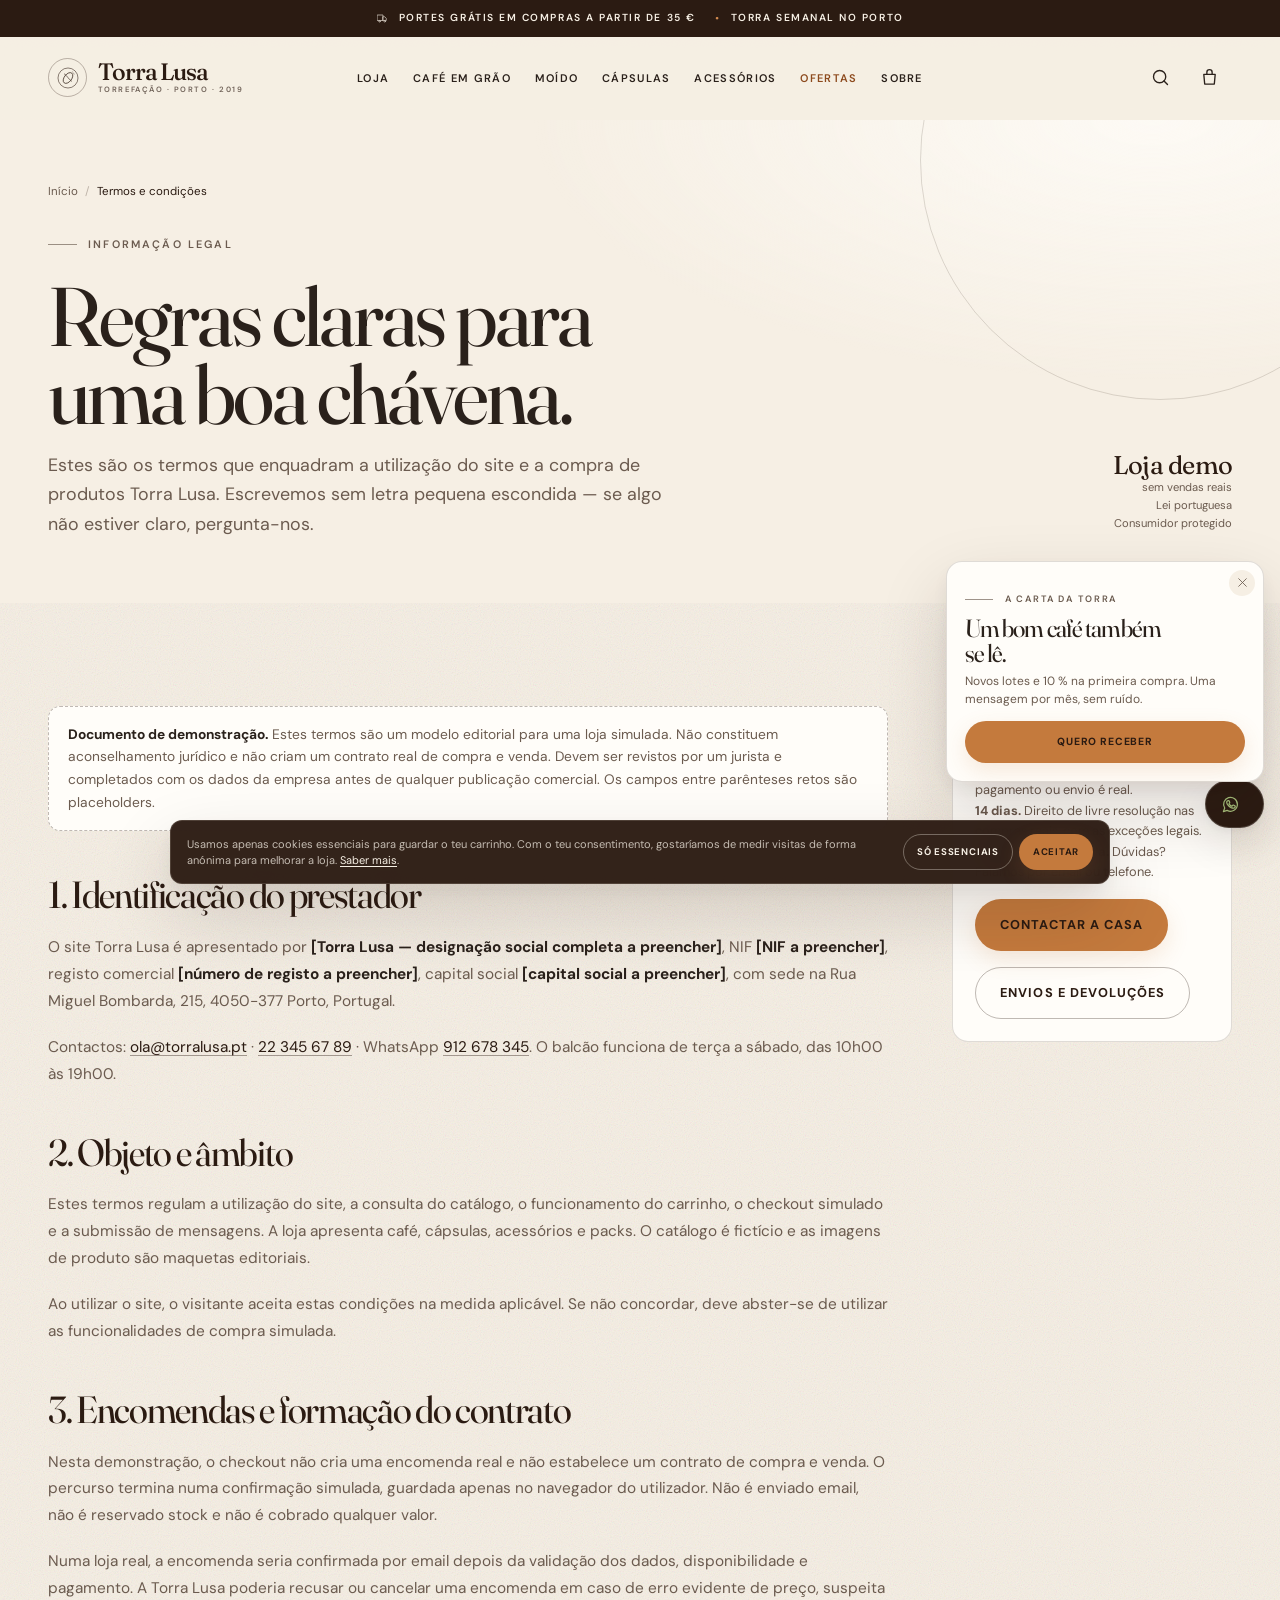
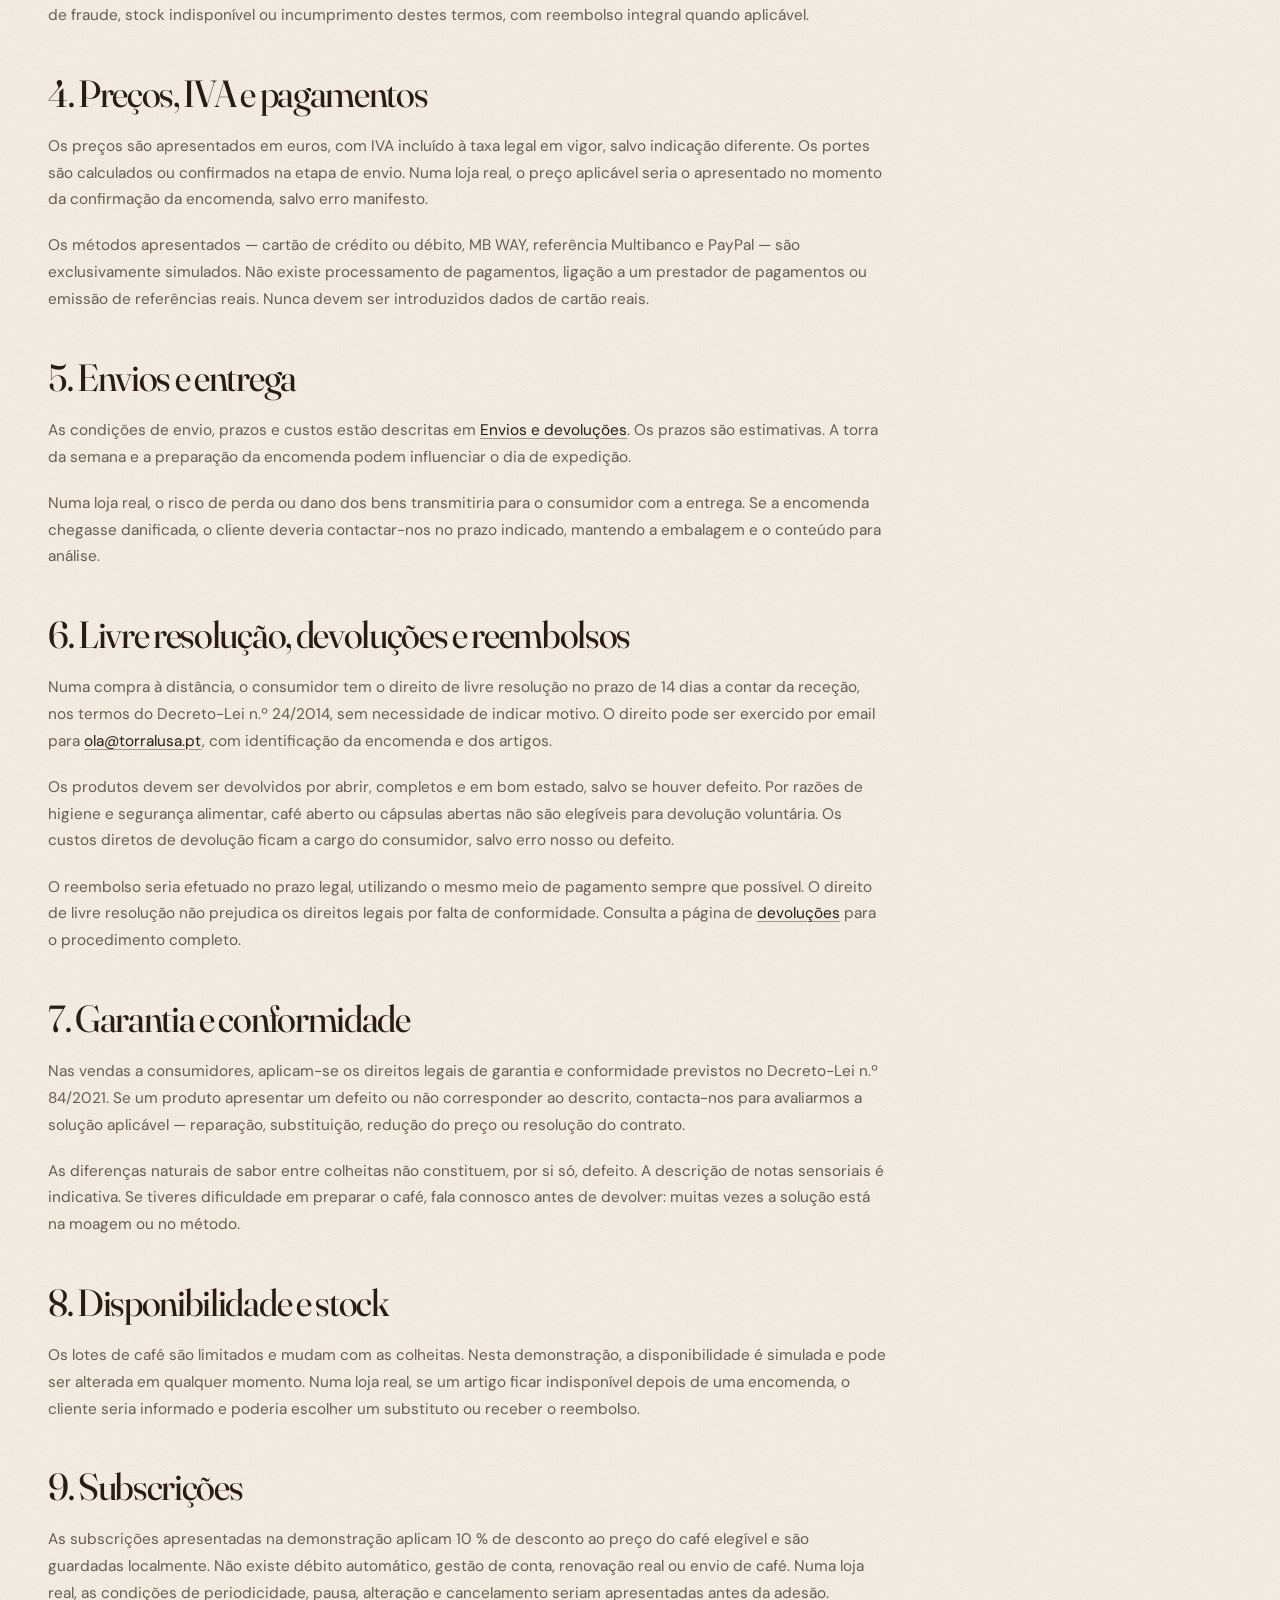
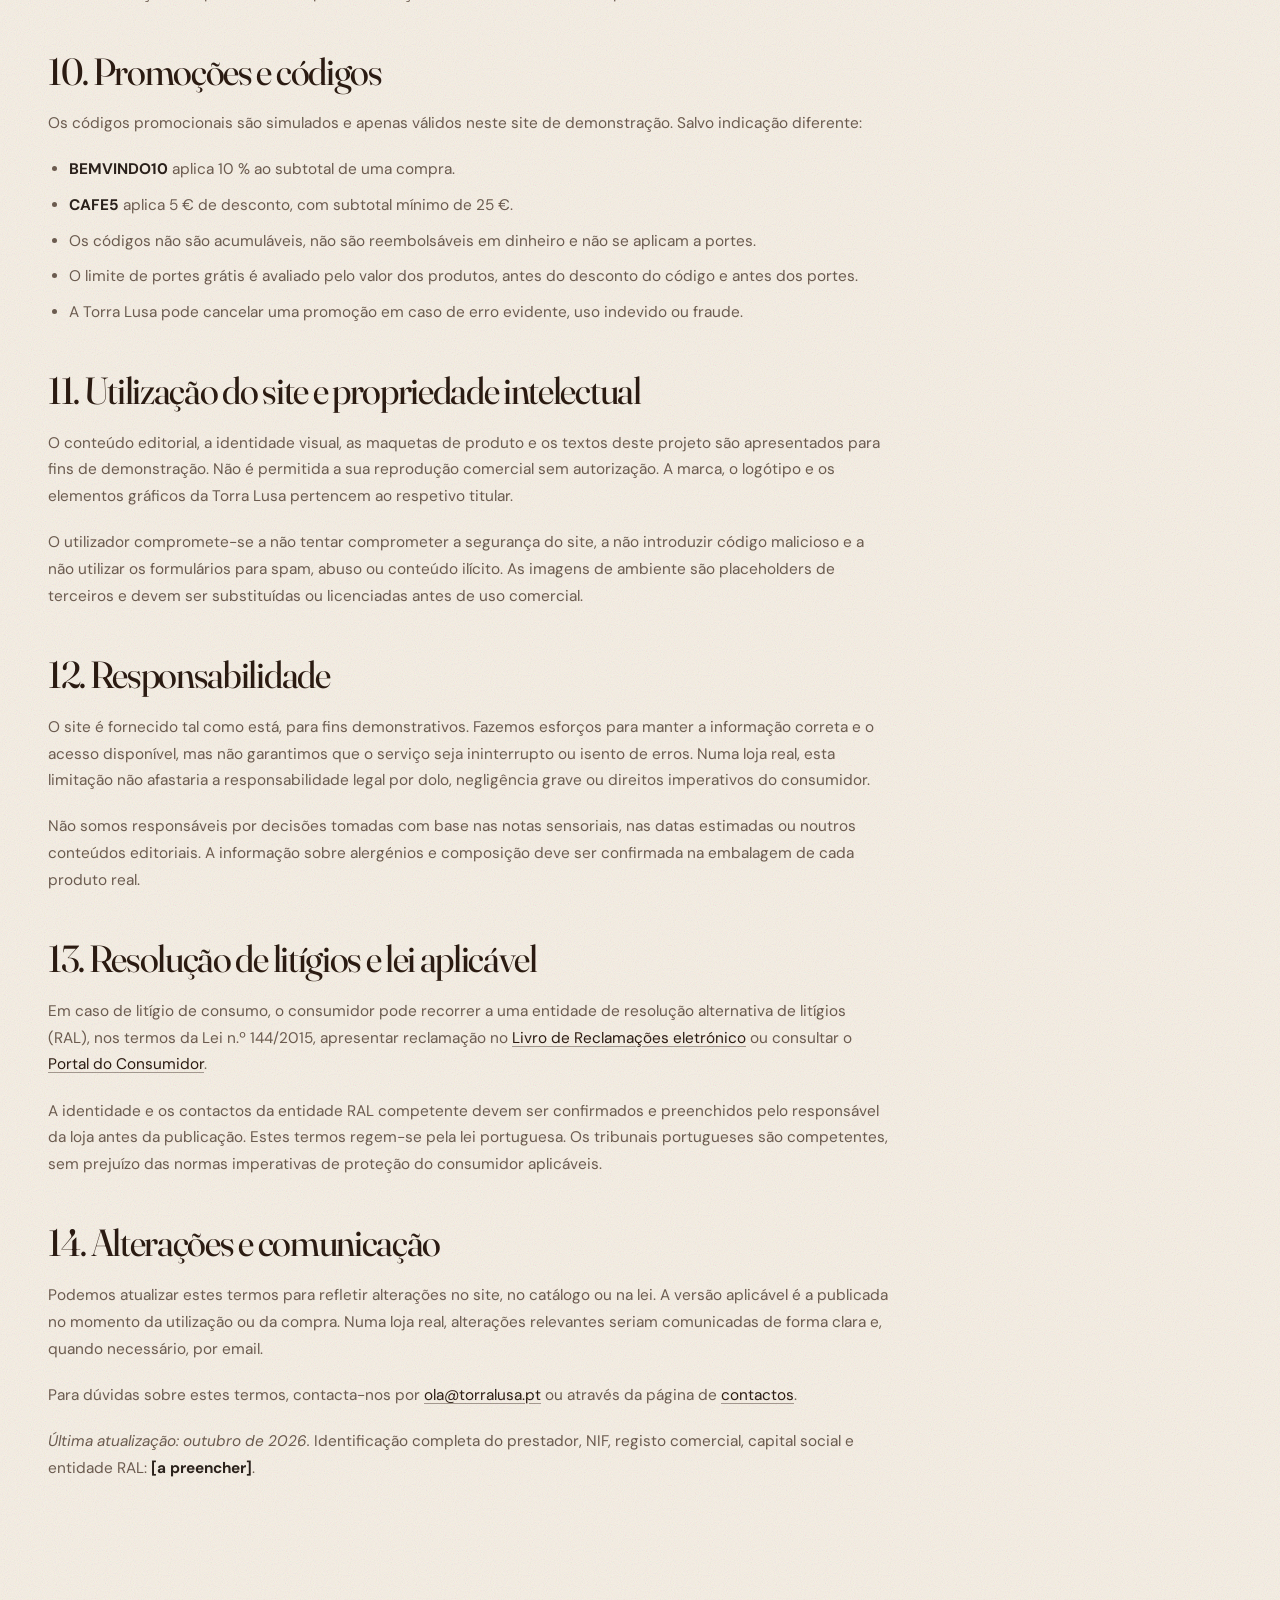
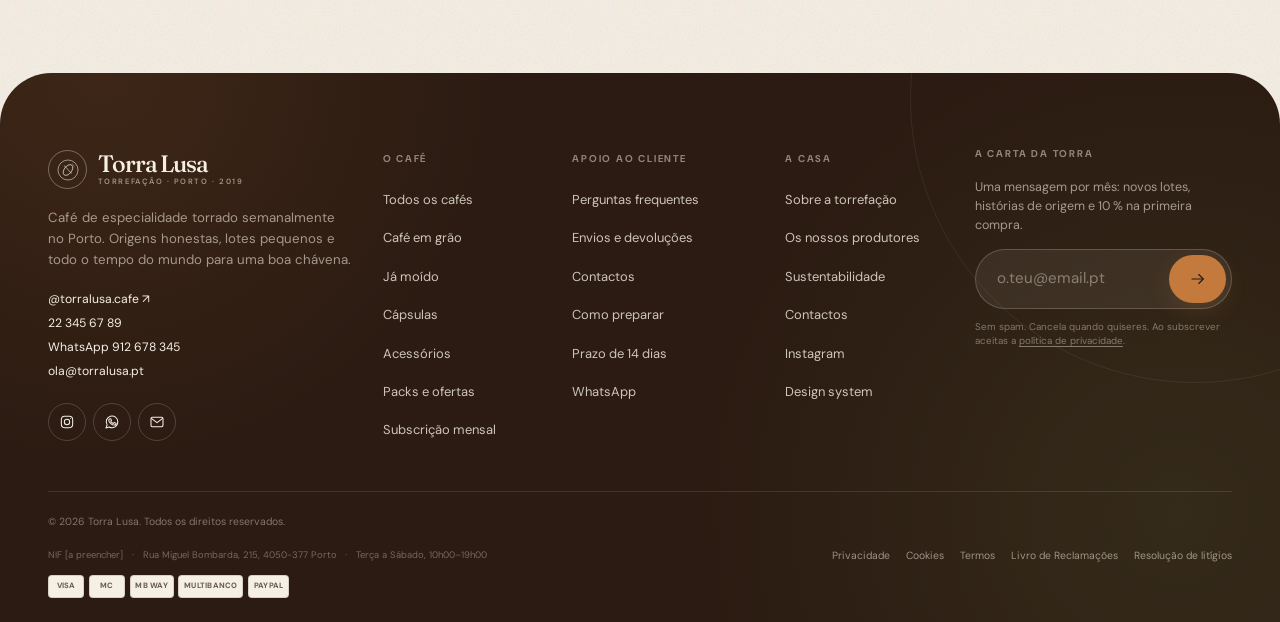
<file: termos.html>
<!doctype html>
<html lang="pt-PT">
<head>
  <meta charset="utf-8">
  <meta name="viewport" content="width=device-width, initial-scale=1">
  <title>Termos e condições — Torra Lusa</title>
  <meta name="description" content="Termos e condições de utilização e venda da Torra Lusa: encomendas, pagamentos simulados, envios, devoluções, promoções e resolução de litígios.">
  <meta name="theme-color" content="#f6efe4">
  <meta name="robots" content="index, follow">
  <link rel="canonical" href="https://torra-lusa.vercel.app/termos.html">
  <meta property="og:type" content="website">
  <meta property="og:locale" content="pt_PT">
  <meta property="og:site_name" content="Torra Lusa">
  <meta property="og:title" content="Termos e condições — Torra Lusa">
  <meta property="og:description" content="As regras de utilização e venda da loja Torra Lusa.">
  <meta property="og:url" content="https://torra-lusa.vercel.app/termos.html">
  <meta property="og:image" content="https://torra-lusa.vercel.app/images/beans-sack.webp">
  <meta name="twitter:card" content="summary_large_image">
  <link rel="icon" href="images/favicon.svg" type="image/svg+xml">
  <link rel="preconnect" href="https://fonts.googleapis.com">
  <link rel="preconnect" href="https://fonts.gstatic.com" crossorigin>
  <link href="https://fonts.googleapis.com/css2?family=DM+Sans:ital,opsz,wght@0,9..40,300..700;1,9..40,400&family=Fraunces:ital,opsz,wght@0,9..144,300..700;1,9..144,300..600&display=swap" rel="stylesheet">
  <link rel="stylesheet" href="css/style.css">
</head>
<body data-page="termos">
  <div data-site-header></div>

  <main id="conteudo">
    <section class="page-hero" aria-labelledby="termos-title">
      <div class="container">
        <nav aria-label="Trilho de navegação">
          <ol class="breadcrumbs">
            <li><a href="index.html">Início</a></li>
            <li><span aria-current="page">Termos e condições</span></li>
          </ol>
        </nav>
        <div class="page-hero__inner mt-3">
          <div class="page-hero__copy">
            <span class="eyebrow">Informação legal</span>
            <h1 id="termos-title">Regras claras para uma boa chávena.</h1>
            <p>Estes são os termos que enquadram a utilização do site e a compra de produtos Torra Lusa. Escrevemos sem letra pequena escondida — se algo não estiver claro, pergunta-nos.</p>
          </div>
          <div class="page-hero__aside">
            <strong>Loja demo</strong>
            sem vendas reais<br>
            Lei portuguesa<br>
            Consumidor protegido
          </div>
        </div>
      </div>
    </section>

    <section class="section">
      <div class="container page-layout">
        <article class="prose">
          <div class="notice">
            <strong>Documento de demonstração.</strong> Estes termos são um modelo editorial para uma loja simulada. Não constituem aconselhamento jurídico e não criam um contrato real de compra e venda. Devem ser revistos por um jurista e completados com os dados da empresa antes de qualquer publicação comercial. Os campos entre parênteses retos são placeholders.
          </div>

          <h2 id="identificacao">1. Identificação do prestador</h2>
          <p>O site Torra Lusa é apresentado por <strong>[Torra Lusa — designação social completa a preencher]</strong>, NIF <strong>[NIF a preencher]</strong>, registo comercial <strong>[número de registo a preencher]</strong>, capital social <strong>[capital social a preencher]</strong>, com sede na Rua Miguel Bombarda, 215, 4050-377 Porto, Portugal.</p>
          <p>Contactos: <a href="mailto:ola@torralusa.pt">ola@torralusa.pt</a> · <a href="tel:+351223456789">22 345 67 89</a> · WhatsApp <a href="https://wa.me/351912678345" target="_blank" rel="noopener">912 678 345</a>. O balcão funciona de terça a sábado, das 10h00 às 19h00.</p>

          <h2 id="objeto">2. Objeto e âmbito</h2>
          <p>Estes termos regulam a utilização do site, a consulta do catálogo, o funcionamento do carrinho, o checkout simulado e a submissão de mensagens. A loja apresenta café, cápsulas, acessórios e packs. O catálogo é fictício e as imagens de produto são maquetas editoriais.</p>
          <p>Ao utilizar o site, o visitante aceita estas condições na medida aplicável. Se não concordar, deve abster-se de utilizar as funcionalidades de compra simulada.</p>

          <h2 id="encomendas">3. Encomendas e formação do contrato</h2>
          <p>Nesta demonstração, o checkout não cria uma encomenda real e não estabelece um contrato de compra e venda. O percurso termina numa confirmação simulada, guardada apenas no navegador do utilizador. Não é enviado email, não é reservado stock e não é cobrado qualquer valor.</p>
          <p>Numa loja real, a encomenda seria confirmada por email depois da validação dos dados, disponibilidade e pagamento. A Torra Lusa poderia recusar ou cancelar uma encomenda em caso de erro evidente de preço, suspeita de fraude, stock indisponível ou incumprimento destes termos, com reembolso integral quando aplicável.</p>

          <h2 id="precos">4. Preços, IVA e pagamentos</h2>
          <p>Os preços são apresentados em euros, com IVA incluído à taxa legal em vigor, salvo indicação diferente. Os portes são calculados ou confirmados na etapa de envio. Numa loja real, o preço aplicável seria o apresentado no momento da confirmação da encomenda, salvo erro manifesto.</p>
          <p>Os métodos apresentados — cartão de crédito ou débito, MB WAY, referência Multibanco e PayPal — são exclusivamente simulados. Não existe processamento de pagamentos, ligação a um prestador de pagamentos ou emissão de referências reais. Nunca devem ser introduzidos dados de cartão reais.</p>

          <h2 id="envios">5. Envios e entrega</h2>
          <p>As condições de envio, prazos e custos estão descritas em <a href="envios-devolucoes.html">Envios e devoluções</a>. Os prazos são estimativas. A torra da semana e a preparação da encomenda podem influenciar o dia de expedição.</p>
          <p>Numa loja real, o risco de perda ou dano dos bens transmitiria para o consumidor com a entrega. Se a encomenda chegasse danificada, o cliente deveria contactar-nos no prazo indicado, mantendo a embalagem e o conteúdo para análise.</p>

          <h2 id="devolucoes">6. Livre resolução, devoluções e reembolsos</h2>
          <p>Numa compra à distância, o consumidor tem o direito de livre resolução no prazo de 14 dias a contar da receção, nos termos do Decreto-Lei n.º 24/2014, sem necessidade de indicar motivo. O direito pode ser exercido por email para <a href="mailto:ola@torralusa.pt">ola@torralusa.pt</a>, com identificação da encomenda e dos artigos.</p>
          <p>Os produtos devem ser devolvidos por abrir, completos e em bom estado, salvo se houver defeito. Por razões de higiene e segurança alimentar, café aberto ou cápsulas abertas não são elegíveis para devolução voluntária. Os custos diretos de devolução ficam a cargo do consumidor, salvo erro nosso ou defeito.</p>
          <p>O reembolso seria efetuado no prazo legal, utilizando o mesmo meio de pagamento sempre que possível. O direito de livre resolução não prejudica os direitos legais por falta de conformidade. Consulta a página de <a href="envios-devolucoes.html#devolucoes">devoluções</a> para o procedimento completo.</p>

          <h2 id="garantia">7. Garantia e conformidade</h2>
          <p>Nas vendas a consumidores, aplicam-se os direitos legais de garantia e conformidade previstos no Decreto-Lei n.º 84/2021. Se um produto apresentar um defeito ou não corresponder ao descrito, contacta-nos para avaliarmos a solução aplicável — reparação, substituição, redução do preço ou resolução do contrato.</p>
          <p>As diferenças naturais de sabor entre colheitas não constituem, por si só, defeito. A descrição de notas sensoriais é indicativa. Se tiveres dificuldade em preparar o café, fala connosco antes de devolver: muitas vezes a solução está na moagem ou no método.</p>

          <h2 id="stock">8. Disponibilidade e stock</h2>
          <p>Os lotes de café são limitados e mudam com as colheitas. Nesta demonstração, a disponibilidade é simulada e pode ser alterada em qualquer momento. Numa loja real, se um artigo ficar indisponível depois de uma encomenda, o cliente seria informado e poderia escolher um substituto ou receber o reembolso.</p>

          <h2 id="subscricoes">9. Subscrições</h2>
          <p>As subscrições apresentadas na demonstração aplicam 10 % de desconto ao preço do café elegível e são guardadas localmente. Não existe débito automático, gestão de conta, renovação real ou envio de café. Numa loja real, as condições de periodicidade, pausa, alteração e cancelamento seriam apresentadas antes da adesão.</p>

          <h2 id="promocoes">10. Promoções e códigos</h2>
          <p>Os códigos promocionais são simulados e apenas válidos neste site de demonstração. Salvo indicação diferente:</p>
          <ul>
            <li><strong>BEMVINDO10</strong> aplica 10 % ao subtotal de uma compra.</li>
            <li><strong>CAFE5</strong> aplica 5 € de desconto, com subtotal mínimo de 25 €.</li>
            <li>Os códigos não são acumuláveis, não são reembolsáveis em dinheiro e não se aplicam a portes.</li>
            <li>O limite de portes grátis é avaliado pelo valor dos produtos, antes do desconto do código e antes dos portes.</li>
            <li>A Torra Lusa pode cancelar uma promoção em caso de erro evidente, uso indevido ou fraude.</li>
          </ul>

          <h2 id="utilizacao">11. Utilização do site e propriedade intelectual</h2>
          <p>O conteúdo editorial, a identidade visual, as maquetas de produto e os textos deste projeto são apresentados para fins de demonstração. Não é permitida a sua reprodução comercial sem autorização. A marca, o logótipo e os elementos gráficos da Torra Lusa pertencem ao respetivo titular.</p>
          <p>O utilizador compromete-se a não tentar comprometer a segurança do site, a não introduzir código malicioso e a não utilizar os formulários para spam, abuso ou conteúdo ilícito. As imagens de ambiente são placeholders de terceiros e devem ser substituídas ou licenciadas antes de uso comercial.</p>

          <h2 id="responsabilidade">12. Responsabilidade</h2>
          <p>O site é fornecido tal como está, para fins demonstrativos. Fazemos esforços para manter a informação correta e o acesso disponível, mas não garantimos que o serviço seja ininterrupto ou isento de erros. Numa loja real, esta limitação não afastaria a responsabilidade legal por dolo, negligência grave ou direitos imperativos do consumidor.</p>
          <p>Não somos responsáveis por decisões tomadas com base nas notas sensoriais, nas datas estimadas ou noutros conteúdos editoriais. A informação sobre alergénios e composição deve ser confirmada na embalagem de cada produto real.</p>

          <h2 id="litigios">13. Resolução de litígios e lei aplicável</h2>
          <p>Em caso de litígio de consumo, o consumidor pode recorrer a uma entidade de resolução alternativa de litígios (RAL), nos termos da Lei n.º 144/2015, apresentar reclamação no <a href="https://www.livroreclamacoes.pt/inicio/complaint" target="_blank" rel="noopener">Livro de Reclamações eletrónico</a> ou consultar o <a href="https://www.consumidor.gov.pt/" target="_blank" rel="noopener">Portal do Consumidor</a>.</p>
          <p>A identidade e os contactos da entidade RAL competente devem ser confirmados e preenchidos pelo responsável da loja antes da publicação. Estes termos regem-se pela lei portuguesa. Os tribunais portugueses são competentes, sem prejuízo das normas imperativas de proteção do consumidor aplicáveis.</p>

          <h2 id="alteracoes">14. Alterações e comunicação</h2>
          <p>Podemos atualizar estes termos para refletir alterações no site, no catálogo ou na lei. A versão aplicável é a publicada no momento da utilização ou da compra. Numa loja real, alterações relevantes seriam comunicadas de forma clara e, quando necessário, por email.</p>
          <p>Para dúvidas sobre estes termos, contacta-nos por <a href="mailto:ola@torralusa.pt">ola@torralusa.pt</a> ou através da página de <a href="contactos.html">contactos</a>.</p>

          <p class="text-small"><em>Última atualização: outubro de 2026.</em> Identificação completa do prestador, NIF, registo comercial, capital social e entidade RAL: <strong>[a preencher]</strong>.</p>
        </article>

        <aside class="page-layout__aside" aria-labelledby="termos-resumo-title">
          <h3 id="termos-resumo-title">O essencial</h3>
          <p><strong>Loja simulada.</strong> Nenhuma compra, pagamento ou envio é real.</p>
          <p><strong>14 dias.</strong> Direito de livre resolução nas compras reais, com as exceções legais.</p>
          <p><strong>Sem letra escondida.</strong> Dúvidas? Falamos por email ou telefone.</p>
          <a class="btn" href="contactos.html">Contactar a casa</a>
          <a class="btn btn--outline mt-1" href="envios-devolucoes.html">Envios e devoluções</a>
        </aside>
      </div>
    </section>
  </main>

  <div data-site-footer></div>
  <div data-site-cart></div>
  <div data-site-floating></div>
  <script type="module" src="js/main.js"></script>
</body>
</html>
</file>
<file: css/style.css>
/* ==========================================================================
   TORRA LUSA — DESIGN SYSTEM
   "O ritual luso": café, papel, luz natural e artesanato.
   Ordem: 1. tokens e base · 2. componentes · 3. páginas · 4. responsivo
   ========================================================================== */

/* 1. TOKENS
   -------------------------------------------------------------------------- */
:root {
  /* Cor */
  --coffee: #2b1b12;
  --coffee-soft: #3b291f;
  --coffee-rgb: 43, 27, 18;
  --caramel: #c47a3d;
  --caramel-hover: #d18a50;
  --caramel-ink: #8c4a1d;
  --cream: #f6efe4;
  --cream-deep: #ede1d0;
  --paper: #fffdf9;
  --olive: #5c6b3a;
  --olive-soft: #dce2cd;
  --olive-wash: #e9eddf;
  --ink: #2a211b;
  --ink-soft: #6b5b4f;
  --line: rgba(43, 27, 18, 0.15);
  --line-strong: rgba(43, 27, 18, 0.3);
  --error: #9f2f28;
  --success: #496033;
  --star: #9a6d2e;

  /* Tipografia */
  --font-display: "Fraunces", "Iowan Old Style", "Baskerville", Georgia, serif;
  --font-body: "DM Sans", "Helvetica Neue", Arial, sans-serif;
  --step--1: clamp(0.78rem, 0.76rem + 0.1vw, 0.86rem);
  --step-0: clamp(1rem, 0.96rem + 0.18vw, 1.12rem);
  --step-1: clamp(1.18rem, 1.08rem + 0.42vw, 1.45rem);
  --step-2: clamp(1.5rem, 1.28rem + 0.95vw, 2.1rem);
  --step-3: clamp(2rem, 1.55rem + 1.9vw, 3.2rem);
  --step-4: clamp(2.6rem, 1.85rem + 3.2vw, 4.6rem);
  --step-5: clamp(3.25rem, 1.9rem + 5.7vw, 7rem);
  --step-6: clamp(4.5rem, 2.4rem + 8.5vw, 10rem);

  /* Forma e espaço */
  --container: 1240px;
  --gutter: clamp(1rem, 4vw, 3rem);
  --radius-xs: 8px;
  --radius-sm: 12px;
  --radius: 16px;
  --radius-lg: 24px;
  --radius-pill: 999px;
  --section-y: clamp(4.25rem, 8vw, 8rem);
  --header-h: 82px;
  --shadow-xs: 0 1px 2px rgba(43, 27, 18, 0.05);
  --shadow-sm: 0 6px 18px rgba(43, 27, 18, 0.06), 0 1px 3px rgba(43, 27, 18, 0.05);
  --shadow-md: 0 16px 38px rgba(43, 27, 18, 0.1), 0 3px 8px rgba(43, 27, 18, 0.05);
  --shadow-lg: 0 30px 70px rgba(43, 27, 18, 0.16), 0 8px 20px rgba(43, 27, 18, 0.06);

  /* Movimento */
  --ease: cubic-bezier(0.22, 1, 0.36, 1);
  --ease-soft: cubic-bezier(0.4, 0, 0.2, 1);
  --t-fast: 180ms;
  --t: 260ms;
  --t-slow: 520ms;

  /* Camadas */
  --z-header: 100;
  --z-overlay: 400;
  --z-drawer: 500;
  --z-toast: 700;
}

/* 2. BASE
   -------------------------------------------------------------------------- */
*,
*::before,
*::after {
  box-sizing: border-box;
}

html {
  scroll-behavior: smooth;
  scroll-padding-top: calc(var(--header-h) + 24px);
  -webkit-text-size-adjust: 100%;
}

body {
  margin: 0;
  min-width: 320px;
  background-color: var(--cream);
  background-image: url("data:image/svg+xml,%3Csvg xmlns='http://www.w3.org/2000/svg' width='180' height='180' viewBox='0 0 180 180'%3E%3Cfilter id='n'%3E%3CfeTurbulence type='fractalNoise' baseFrequency='.92' numOctaves='3' stitchTiles='stitch'/%3E%3C/filter%3E%3Crect width='100%25' height='100%25' filter='url(%23n)' opacity='.18'/%3E%3C/svg%3E");
  color: var(--ink);
  font-family: var(--font-body);
  font-size: var(--step-0);
  line-height: 1.65;
  font-weight: 400;
  text-rendering: optimizeLegibility;
  -webkit-font-smoothing: antialiased;
}

main {
  overflow-x: clip;
}

body.no-scroll {
  overflow: hidden;
}

body.drawer-open {
  overflow: hidden;
}

::selection {
  background: var(--olive);
  color: var(--paper);
}

:focus-visible {
  outline: 3px solid var(--olive);
  outline-offset: 3px;
  border-radius: 4px;
}

button,
input,
select,
textarea {
  font: inherit;
  color: inherit;
}

button {
  cursor: pointer;
}

button:disabled {
  cursor: not-allowed;
}

img,
svg,
video {
  display: block;
  max-width: 100%;
}

img {
  height: auto;
}

a {
  color: inherit;
  text-decoration-thickness: 1px;
  text-underline-offset: 0.22em;
}

p,
h1,
h2,
h3,
h4,
h5,
h6,
ul,
ol,
figure,
blockquote {
  margin: 0;
}

ul,
ol {
  padding: 0;
  list-style: none;
}

fieldset {
  margin: 0;
  padding: 0;
  border: 0;
}

legend {
  padding: 0;
}

hr {
  border: 0;
  border-top: 1px dashed var(--line-strong);
}

[hidden] {
  display: none !important;
}

/* Tipografia --------------------------------------------------------------- */
h1,
h2,
h3,
h4,
.font-display {
  font-family: var(--font-display);
  font-weight: 420;
  line-height: 1;
  letter-spacing: -0.035em;
  font-variation-settings: "opsz" 90;
}

h1 {
  font-size: var(--step-5);
}

h2 {
  font-size: var(--step-4);
}

h3 {
  font-size: var(--step-2);
  line-height: 1.06;
}

h4 {
  font-size: var(--step-1);
  line-height: 1.2;
}

.display-xl {
  font-size: var(--step-5);
}

.display-xxl {
  font-size: var(--step-6);
}

.italic {
  font-style: italic;
  font-variation-settings: "opsz" 120, "SOFT" 50;
}

.lead {
  font-size: clamp(1.08rem, 1rem + 0.42vw, 1.35rem);
  line-height: 1.6;
  color: var(--ink-soft);
  max-width: 54ch;
}

.text-muted {
  color: var(--ink-soft);
}

.text-small {
  font-size: var(--step--1);
}

.text-paper {
  color: var(--paper);
}

.eyebrow {
  display: inline-flex;
  align-items: center;
  gap: 0.7rem;
  font-size: 0.68rem;
  font-weight: 600;
  line-height: 1.4;
  letter-spacing: 0.2em;
  text-transform: uppercase;
  color: var(--ink-soft);
}

.eyebrow::before {
  content: "";
  width: 1.8rem;
  height: 1px;
  background: currentColor;
  opacity: 0.65;
}

.eyebrow--plain::before {
  display: none;
}

.eyebrow--dark {
  color: rgba(246, 239, 228, 0.72);
}

.section-kicker {
  margin-bottom: 1.25rem;
}

.section-title {
  max-width: 16ch;
}

.section-heading {
  display: flex;
  align-items: flex-end;
  justify-content: space-between;
  gap: 2rem;
  margin-bottom: clamp(2rem, 4vw, 3.5rem);
}

.section-heading__copy {
  min-width: 0;
}

.section-heading p {
  max-width: 48ch;
  margin-top: 1rem;
  color: var(--ink-soft);
}

.section-heading--dark p {
  color: rgba(246, 239, 228, 0.72);
}

/* Utilitários -------------------------------------------------------------- */
.container {
  width: min(100% - (var(--gutter) * 2), var(--container));
  margin-inline: auto;
}

.container--wide {
  width: min(100% - (var(--gutter) * 2), 1440px);
  margin-inline: auto;
}

.container--narrow {
  width: min(100% - (var(--gutter) * 2), 760px);
  margin-inline: auto;
}

.section {
  position: relative;
  padding-block: var(--section-y);
}

.section--tight {
  padding-block: clamp(2.5rem, 5vw, 4.5rem);
}

.section--paper {
  background: var(--paper);
}

.section--cream-deep {
  background: var(--cream-deep);
}

.section--dark {
  background-color: var(--coffee);
  background-image:
    radial-gradient(circle at 82% 10%, rgba(196, 122, 61, 0.13), transparent 36%),
    radial-gradient(circle at 5% 90%, rgba(92, 107, 58, 0.18), transparent 34%);
  color: var(--cream);
  border-radius: clamp(2rem, 4vw, 3.5rem);
  overflow: hidden;
}

.section--olive {
  background-color: var(--olive-soft);
  background-image:
    radial-gradient(circle at 100% 0%, rgba(255, 253, 249, 0.6), transparent 34%),
    url("data:image/svg+xml,%3Csvg xmlns='http://www.w3.org/2000/svg' width='180' height='180' viewBox='0 0 180 180'%3E%3Cfilter id='n'%3E%3CfeTurbulence type='fractalNoise' baseFrequency='.88' numOctaves='3' stitchTiles='stitch'/%3E%3C/filter%3E%3Crect width='100%25' height='100%25' filter='url(%23n)' opacity='.1'/%3E%3C/svg%3E");
}

.section--flush-top {
  padding-top: 0;
}

.section--flush-bottom {
  padding-bottom: 0;
}

.divider-dotted {
  border: 0;
  border-top: 1px dashed var(--line-strong);
  margin-block: 2rem;
}

.sr-only {
  position: absolute !important;
  width: 1px !important;
  height: 1px !important;
  padding: 0 !important;
  margin: -1px !important;
  overflow: hidden !important;
  clip: rect(0, 0, 0, 0) !important;
  white-space: nowrap !important;
  border: 0 !important;
}

.skip-link {
  position: fixed;
  left: 1rem;
  top: 1rem;
  z-index: 1000;
  transform: translateY(-160%);
  background: var(--coffee);
  color: var(--paper);
  padding: 0.85rem 1.2rem;
  border-radius: var(--radius-pill);
  font-weight: 600;
  transition: transform var(--t) var(--ease);
}

.skip-link:focus {
  transform: translateY(0);
}

.stack {
  display: flex;
  flex-direction: column;
}

.stack-sm {
  gap: 0.75rem;
}

.stack-md {
  gap: 1.5rem;
}

.stack-lg {
  gap: 2.5rem;
}

.cluster {
  display: flex;
  flex-wrap: wrap;
  align-items: center;
  gap: 0.75rem;
}

.between {
  display: flex;
  align-items: center;
  justify-content: space-between;
  gap: 1rem;
}

.mt-1 { margin-top: 0.5rem; }
.mt-2 { margin-top: 1rem; }
.mt-3 { margin-top: 1.5rem; }
.mt-4 { margin-top: 2rem; }
.mt-5 { margin-top: 3rem; }
.mb-1 { margin-bottom: 0.5rem; }
.mb-2 { margin-bottom: 1rem; }
.mb-3 { margin-bottom: 1.5rem; }
.mb-4 { margin-bottom: 2rem; }

/* 3. COMPONENTES
   -------------------------------------------------------------------------- */

/* Botões ------------------------------------------------------------------- */
.btn {
  --btn-bg: var(--caramel);
  --btn-fg: var(--coffee);
  display: inline-flex;
  align-items: center;
  justify-content: center;
  gap: 0.7rem;
  min-height: 52px;
  padding: 0.88rem 1.5rem;
  border: 1px solid transparent;
  border-radius: var(--radius-pill);
  background: var(--btn-bg);
  color: var(--btn-fg);
  font-family: var(--font-body);
  font-size: 0.8rem;
  font-weight: 700;
  letter-spacing: 0.08em;
  line-height: 1.2;
  text-transform: uppercase;
  text-decoration: none;
  cursor: pointer;
  transition:
    background-color var(--t) var(--ease),
    color var(--t) var(--ease),
    border-color var(--t) var(--ease),
    transform var(--t) var(--ease),
    box-shadow var(--t) var(--ease);
  box-shadow: 0 8px 22px rgba(196, 122, 61, 0.16);
}

.btn svg {
  width: 18px;
  height: 18px;
  flex: 0 0 auto;
  transition: transform var(--t) var(--ease);
}

.btn:hover {
  background: var(--caramel-hover);
  transform: translateY(-2px);
  box-shadow: 0 14px 28px rgba(196, 122, 61, 0.22);
}

.btn:hover svg {
  transform: translateX(3px);
}

.btn:active {
  transform: translateY(0);
}

.btn--wide {
  width: 100%;
}

.btn--sm {
  min-height: 44px;
  padding: 0.66rem 1.1rem;
  font-size: 0.72rem;
}

.btn--lg {
  min-height: 58px;
  padding: 1rem 1.9rem;
  font-size: 0.85rem;
}

.btn--dark {
  --btn-bg: var(--coffee);
  --btn-fg: var(--cream);
  box-shadow: 0 8px 20px rgba(43, 27, 18, 0.15);
}

.btn--dark:hover {
  background: var(--coffee-soft);
  box-shadow: 0 14px 28px rgba(43, 27, 18, 0.2);
}

.btn--outline {
  --btn-bg: transparent;
  --btn-fg: var(--coffee);
  border-color: var(--line-strong);
  box-shadow: none;
}

.btn--outline:hover {
  background: var(--paper);
  border-color: var(--coffee);
  box-shadow: var(--shadow-sm);
}

.btn--light {
  --btn-bg: var(--paper);
  --btn-fg: var(--coffee);
  box-shadow: 0 8px 22px rgba(0, 0, 0, 0.12);
}

.btn--light:hover {
  background: var(--cream);
}

.btn--ghost-light {
  --btn-bg: transparent;
  --btn-fg: var(--cream);
  border-color: rgba(246, 239, 228, 0.35);
  box-shadow: none;
}

.btn--ghost-light:hover {
  border-color: var(--cream);
  background: rgba(246, 239, 228, 0.08);
}

.btn--disabled,
.btn:disabled {
  opacity: 0.45;
  pointer-events: none;
  transform: none;
}

.btn.is-added {
  background: var(--olive);
  color: var(--paper);
}

.btn--text {
  min-height: 0;
  padding: 0.15rem 0;
  background: transparent;
  border-radius: 0;
  border-bottom: 1px solid currentColor;
  box-shadow: none;
  text-transform: none;
  letter-spacing: 0;
  font-size: var(--step--1);
}

.btn--text:hover {
  background: transparent;
  color: var(--caramel-ink);
  transform: none;
  box-shadow: none;
}

.icon-btn {
  display: inline-flex;
  align-items: center;
  justify-content: center;
  width: 46px;
  height: 46px;
  padding: 0;
  border: 1px solid transparent;
  border-radius: 50%;
  background: transparent;
  color: var(--ink);
  transition:
    background-color var(--t) var(--ease),
    border-color var(--t) var(--ease),
    transform var(--t) var(--ease);
}

.icon-btn:hover {
  background: rgba(43, 27, 18, 0.06);
}

.icon-btn svg {
  width: 21px;
  height: 21px;
}

.link-arrow {
  display: inline-flex;
  align-items: center;
  gap: 0.65rem;
  padding-block: 0.25rem;
  border-bottom: 1px solid var(--line-strong);
  font-size: 0.76rem;
  font-weight: 700;
  letter-spacing: 0.1em;
  text-transform: uppercase;
  text-decoration: none;
  transition: gap var(--t) var(--ease), border-color var(--t) var(--ease);
}

.link-arrow svg {
  width: 17px;
  height: 17px;
  transition: transform var(--t) var(--ease);
}

.link-arrow:hover {
  gap: 0.95rem;
  border-color: var(--coffee);
}

.link-arrow--light {
  border-color: rgba(246, 239, 228, 0.36);
}

.link-arrow--light:hover {
  border-color: var(--cream);
}

.text-link {
  color: var(--coffee);
  text-decoration: underline;
  text-decoration-color: rgba(43, 27, 18, 0.35);
  text-underline-offset: 0.25em;
  transition: text-decoration-color var(--t) var(--ease), color var(--t) var(--ease);
}

.text-link:hover {
  color: var(--caramel-ink);
  text-decoration-color: currentColor;
}

/* Etiquetas e selos -------------------------------------------------------- */
.pill {
  display: inline-flex;
  align-items: center;
  gap: 0.38rem;
  min-height: 26px;
  padding: 0.25rem 0.65rem;
  border: 1px solid var(--line);
  border-radius: var(--radius-pill);
  background: var(--cream);
  color: var(--ink);
  font-size: 0.65rem;
  font-weight: 600;
  letter-spacing: 0.07em;
  line-height: 1.2;
  text-transform: uppercase;
  white-space: nowrap;
}

.pill svg {
  width: 12px;
  height: 12px;
}

.pill--olive {
  border-color: transparent;
  background: var(--olive);
  color: var(--paper);
}

.pill--olive-soft {
  border-color: transparent;
  background: var(--olive-soft);
  color: #3f4c25;
}

.pill--coffee {
  border-color: transparent;
  background: var(--coffee);
  color: var(--cream);
}

.pill--outline {
  background: transparent;
  border-color: var(--line-strong);
}

.pill--stock {
  border-color: rgba(92, 107, 58, 0.25);
  background: var(--olive-wash);
  color: #48552b;
}

.pill--low {
  border-color: rgba(140, 74, 29, 0.25);
  background: #f3e4d5;
  color: #7a3d16;
}

.label {
  display: inline-block;
  font-size: 0.61rem;
  font-weight: 700;
  letter-spacing: 0.18em;
  line-height: 1.4;
  text-transform: uppercase;
}

.label--olive {
  color: var(--olive);
}

.label--soft {
  color: var(--ink-soft);
}

.product-flag {
  display: inline-flex;
  align-items: center;
  gap: 0.35rem;
  min-height: 27px;
  padding: 0.3rem 0.7rem;
  border-radius: var(--radius-pill);
  background: var(--paper);
  color: var(--coffee);
  font-size: 0.6rem;
  font-weight: 700;
  letter-spacing: 0.12em;
  line-height: 1;
  text-transform: uppercase;
  box-shadow: 0 2px 8px rgba(43, 27, 18, 0.08);
}

.product-flag--out {
  background: rgba(43, 27, 18, 0.82);
  color: var(--paper);
}

.product-flag--low {
  background: var(--caramel);
  color: var(--coffee);
  border-color: transparent;
}

.product-flag--dark {
  background: var(--coffee);
  color: var(--cream);
}

.product-flag--olive {
  background: var(--olive);
  color: var(--paper);
}

.product-flag--caramel {
  background: var(--caramel);
  color: var(--coffee);
}

.stock-badge {
  display: inline-flex;
  align-items: center;
  gap: 0.5rem;
  font-size: 0.76rem;
  font-weight: 600;
  color: var(--olive);
}

.stock-badge::before {
  content: "";
  width: 7px;
  height: 7px;
  border-radius: 50%;
  background: currentColor;
  box-shadow: 0 0 0 4px rgba(92, 107, 58, 0.12);
}

.stock-badge--low {
  color: var(--caramel-ink);
}

.stock-badge--low::before {
  background: currentColor;
  box-shadow: 0 0 0 4px rgba(196, 122, 61, 0.12);
}

.stock-badge--out {
  color: var(--ink-soft);
}

.stock-badge--out::before {
  background: currentColor;
  box-shadow: none;
}

.rating {
  display: inline-flex;
  align-items: center;
  gap: 0.45rem;
  color: var(--ink-soft);
  font-size: 0.75rem;
  line-height: 1.2;
  white-space: nowrap;
}

.rating__stars {
  display: inline-flex;
  align-items: center;
  gap: 1px;
  color: var(--star);
}

.rating__stars svg {
  width: 12px;
  height: 12px;
  fill: currentColor;
  stroke: none;
}

.rating__stars .is-empty {
  fill: transparent;
  stroke: currentColor;
  stroke-width: 1.3;
}

.rating--paper {
  color: rgba(246, 239, 228, 0.72);
}

.rating--paper .rating__stars {
  color: var(--cream);
}

/* Sinete / carimbo */
.stamp {
  display: grid;
  place-items: center;
  width: 118px;
  height: 118px;
  color: var(--coffee);
  filter: drop-shadow(0 3px 8px rgba(43, 27, 18, 0.08));
}

.stamp svg {
  width: 100%;
  height: 100%;
  animation: stamp-turn 42s linear infinite;
}

.stamp--light {
  color: var(--cream);
}

@keyframes stamp-turn {
  to { transform: rotate(360deg); }
}

/* Breadcrumbs */
.breadcrumbs {
  display: flex;
  flex-wrap: wrap;
  align-items: center;
  gap: 0.45rem;
  color: var(--ink-soft);
  font-size: 0.72rem;
  line-height: 1.4;
}

.breadcrumbs a {
  text-decoration: none;
  transition: color var(--t) var(--ease);
}

.breadcrumbs a:hover {
  color: var(--coffee);
}

.breadcrumbs li {
  display: inline-flex;
  align-items: center;
  gap: 0.45rem;
}

.breadcrumbs li + li::before {
  content: "/";
  opacity: 0.4;
}

.breadcrumbs [aria-current="page"] {
  color: var(--coffee);
}

/* Formulários -------------------------------------------------------------- */
.form {
  display: flex;
  flex-direction: column;
  gap: 1.25rem;
}

.field {
  display: flex;
  flex-direction: column;
  gap: 0.42rem;
  min-width: 0;
}

.field__label,
.field label {
  font-size: 0.73rem;
  font-weight: 700;
  letter-spacing: 0.07em;
  line-height: 1.3;
  text-transform: uppercase;
}

.field__optional {
  margin-left: 0.3rem;
  font-weight: 400;
  letter-spacing: 0.02em;
  text-transform: none;
  color: var(--ink-soft);
}

.field__hint {
  color: var(--ink-soft);
  font-size: 0.75rem;
  line-height: 1.45;
}

.input,
.select,
.textarea {
  width: 100%;
  min-height: 52px;
  padding: 0.8rem 1rem;
  border: 1px solid var(--line-strong);
  border-radius: var(--radius-sm);
  background: var(--paper);
  color: var(--ink);
  font-size: 1rem;
  line-height: 1.4;
  transition:
    border-color var(--t) var(--ease),
    box-shadow var(--t) var(--ease),
    background-color var(--t) var(--ease);
  appearance: none;
}

.input::placeholder,
.textarea::placeholder {
  color: #948579;
}

.input:hover,
.select:hover,
.textarea:hover {
  border-color: var(--ink-soft);
}

.input:focus,
.select:focus,
.textarea:focus {
  outline: none;
  border-color: var(--coffee);
  box-shadow: 0 0 0 3px rgba(92, 107, 58, 0.22);
}

.textarea {
  min-height: 132px;
  resize: vertical;
}

.select-wrap {
  position: relative;
}

.select-wrap::after {
  content: "";
  position: absolute;
  right: 1rem;
  top: 50%;
  width: 8px;
  height: 8px;
  border-right: 1.5px solid var(--ink);
  border-bottom: 1.5px solid var(--ink);
  transform: translateY(-70%) rotate(45deg);
  pointer-events: none;
}

.select {
  padding-right: 2.6rem;
  cursor: pointer;
}

.field.has-error .input,
.field.has-error .select,
.field.has-error .textarea {
  border-color: var(--error);
  background: #fff8f7;
}

.field.has-error .input:focus,
.field.has-error .select:focus {
  box-shadow: 0 0 0 3px rgba(159, 47, 40, 0.16);
}

.field__error {
  display: none;
  color: var(--error);
  font-size: 0.76rem;
  line-height: 1.35;
}

.field.has-error .field__error {
  display: block;
}

.checkbox {
  display: flex;
  align-items: flex-start;
  gap: 0.75rem;
  font-size: 0.85rem;
  line-height: 1.55;
  cursor: pointer;
}

.checkbox input,
.radio input {
  position: absolute;
  opacity: 0;
  width: 1px;
  height: 1px;
}

.checkbox__box {
  position: relative;
  flex: 0 0 auto;
  width: 21px;
  height: 21px;
  margin-top: 0.05rem;
  border: 1.5px solid var(--line-strong);
  border-radius: 5px;
  background: var(--paper);
  transition: background-color var(--t) var(--ease), border-color var(--t) var(--ease);
}

.checkbox input:checked + .checkbox__box {
  background: var(--olive);
  border-color: var(--olive);
}

.checkbox input:checked + .checkbox__box::after {
  content: "";
  position: absolute;
  left: 6px;
  top: 2px;
  width: 5px;
  height: 10px;
  border: solid var(--paper);
  border-width: 0 2px 2px 0;
  transform: rotate(45deg);
}

.checkbox input:focus-visible + .checkbox__box {
  outline: 3px solid var(--olive);
  outline-offset: 3px;
}

.checkbox.has-error .checkbox__box {
  border-color: var(--error);
}

.newsletter-form {
  display: flex;
  flex-direction: column;
  gap: 0.7rem;
}

.newsletter-form__row {
  display: flex;
  align-items: stretch;
  gap: 0.5rem;
  padding: 0.3rem;
  border: 1px solid var(--line-strong);
  border-radius: var(--radius-pill);
  background: var(--paper);
  transition: border-color var(--t) var(--ease), box-shadow var(--t) var(--ease);
}

.newsletter-form__row:focus-within {
  border-color: var(--coffee);
  box-shadow: 0 0 0 3px rgba(92, 107, 58, 0.2);
}

.newsletter-form__row input {
  min-width: 0;
  flex: 1;
  min-height: 48px;
  padding: 0 1rem;
  border: 0;
  border-radius: var(--radius-pill);
  background: transparent;
  font-size: 0.95rem;
}

.newsletter-form__row input:focus {
  outline: none;
}

.newsletter-form__row .btn {
  flex: 0 0 auto;
  min-height: 48px;
  padding-inline: 1.15rem;
}

.newsletter-form__row .btn span {
  display: none;
}

.newsletter-form__row .btn svg {
  transition: transform var(--t) var(--ease);
}

.newsletter-form__row .btn:hover svg {
  transform: translateX(3px);
}

.form-message {
  display: none;
  align-items: flex-start;
  gap: 0.45rem;
  font-size: 0.8rem;
  line-height: 1.5;
}

.form-message.is-visible {
  display: flex;
}

.form-message--error {
  color: var(--error);
}

.form-message--success {
  color: var(--success);
}

.form-grid {
  display: grid;
  gap: 1.15rem;
  grid-template-columns: 1fr;
}

.form-grid--2 {
  grid-template-columns: repeat(2, minmax(0, 1fr));
}

.form-grid .field--full {
  grid-column: 1 / -1;
}

/* Cartões ---------------------------------------------------------------- */
.card {
  border: 1px solid rgba(43, 27, 18, 0.08);
  border-radius: var(--radius);
  background: var(--paper);
  box-shadow: var(--shadow-sm);
}

.card--flat {
  box-shadow: none;
}

.card--pad {
  padding: clamp(1.25rem, 2.5vw, 2rem);
}

.card--dark {
  background: var(--coffee);
  color: var(--cream);
  border-color: rgba(246, 239, 228, 0.1);
}

.card--olive {
  background: var(--olive-wash);
  border-color: rgba(92, 107, 58, 0.15);
}

.note-label {
  display: inline-flex;
  align-items: center;
  padding: 0.23rem 0.55rem;
  border-radius: var(--radius-pill);
  background: rgba(43, 27, 18, 0.055);
  color: var(--ink-soft);
  font-size: 0.64rem;
  font-weight: 600;
  letter-spacing: 0.03em;
  line-height: 1.4;
  white-space: nowrap;
}

.note-label--paper {
  background: var(--paper);
  color: var(--ink-soft);
  border: 1px solid var(--line);
}

/* Acordeão ---------------------------------------------------------------- */
.accordion {
  border-top: 1px solid var(--line);
}

.accordion__item {
  border-bottom: 1px solid var(--line);
}

.accordion__button {
  display: flex;
  align-items: center;
  justify-content: space-between;
  gap: 1.5rem;
  width: 100%;
  min-height: 64px;
  padding: 1.1rem 0;
  border: 0;
  background: transparent;
  color: var(--ink);
  font-family: var(--font-display);
  font-size: clamp(1.08rem, 1rem + 0.5vw, 1.38rem);
  font-weight: 440;
  line-height: 1.25;
  text-align: left;
}

.accordion__symbol {
  position: relative;
  flex: 0 0 auto;
  width: 28px;
  height: 28px;
  border: 1px solid var(--line-strong);
  border-radius: 50%;
  transition: background-color var(--t) var(--ease), border-color var(--t) var(--ease);
}

.accordion__symbol::before,
.accordion__symbol::after {
  content: "";
  position: absolute;
  left: 50%;
  top: 50%;
  width: 10px;
  height: 1px;
  background: currentColor;
  transform: translate(-50%, -50%);
  transition: transform var(--t) var(--ease);
}

.accordion__symbol::after {
  transform: translate(-50%, -50%) rotate(90deg);
}

.accordion__button[aria-expanded="true"] .accordion__symbol {
  background: var(--coffee);
  border-color: var(--coffee);
  color: var(--cream);
}

.accordion__button[aria-expanded="true"] .accordion__symbol::after {
  transform: translate(-50%, -50%) rotate(0);
}

.accordion__panel {
  display: grid;
  grid-template-rows: 0fr;
  transition: grid-template-rows var(--t) var(--ease);
}

.accordion__panel[aria-hidden="false"] {
  grid-template-rows: 1fr;
}

.accordion__inner {
  overflow: hidden;
}

.accordion__content {
  max-width: 70ch;
  padding-bottom: 1.4rem;
  color: var(--ink-soft);
  font-size: 0.95rem;
}

/* Detalhe nativo para FAQ */
details.faq-item {
  border-bottom: 1px solid var(--line);
}

details.faq-item summary {
  display: flex;
  align-items: center;
  justify-content: space-between;
  gap: 1.5rem;
  min-height: 68px;
  padding: 1.1rem 0;
  cursor: pointer;
  font-family: var(--font-display);
  font-size: clamp(1.08rem, 1rem + 0.45vw, 1.36rem);
  font-weight: 450;
  line-height: 1.3;
  list-style: none;
}

details.faq-item summary::-webkit-details-marker {
  display: none;
}

details.faq-item summary::after {
  content: "+";
  display: grid;
  place-items: center;
  flex: 0 0 auto;
  width: 28px;
  height: 28px;
  border: 1px solid var(--line-strong);
  border-radius: 50%;
  font-family: var(--font-body);
  font-size: 1.15rem;
  font-weight: 400;
  line-height: 1;
  transition: background-color var(--t) var(--ease), transform var(--t) var(--ease);
}

details.faq-item[open] summary::after {
  content: "−";
  background: var(--coffee);
  color: var(--cream);
  border-color: var(--coffee);
}

details.faq-item .faq-answer {
  max-width: 72ch;
  padding-bottom: 1.3rem;
  color: var(--ink-soft);
  font-size: 0.96rem;
}

/* 4. CABEÇALHO E NAVEGAÇÃO
   -------------------------------------------------------------------------- */
.announcement {
  background: var(--coffee);
  color: var(--cream);
}

.announcement__inner {
  display: flex;
  align-items: center;
  justify-content: center;
  gap: 1.2rem;
  min-height: 35px;
  padding-block: 0.38rem;
  font-size: 0.64rem;
  font-weight: 600;
  letter-spacing: 0.15em;
  line-height: 1.4;
  text-align: center;
  text-transform: uppercase;
}

.announcement__inner span {
  display: inline-flex;
  align-items: center;
  gap: 0.65rem;
}

.announcement__inner span + span::before {
  content: "·";
  color: var(--caramel-hover);
  font-size: 1.1rem;
}

.announcement__inner svg {
  width: 12px;
  height: 12px;
  opacity: 0.8;
}

.site-header {
  position: sticky;
  top: 0;
  z-index: var(--z-header);
  background: rgba(246, 239, 228, 0.93);
  border-bottom: 1px solid transparent;
  backdrop-filter: blur(16px);
  -webkit-backdrop-filter: blur(16px);
  transition: box-shadow var(--t) var(--ease), border-color var(--t) var(--ease);
}

.site-header.is-scrolled {
  border-bottom-color: var(--line);
  box-shadow: 0 8px 30px rgba(43, 27, 18, 0.05);
}

.site-header__inner {
  display: grid;
  grid-template-columns: 1fr auto 1fr;
  align-items: center;
  gap: 1.5rem;
  min-height: var(--header-h);
}

.brand {
  display: inline-flex;
  align-items: center;
  gap: 0.68rem;
  width: max-content;
  color: var(--coffee);
  text-decoration: none;
}

.brand__mark {
  display: grid;
  place-items: center;
  width: 39px;
  height: 39px;
  border: 1px solid var(--line-strong);
  border-radius: 50%;
  background: transparent;
  transition: background-color var(--t) var(--ease), color var(--t) var(--ease), transform var(--t) var(--ease);
}

.brand__mark svg {
  width: 22px;
  height: 22px;
}

.brand:hover .brand__mark {
  background: var(--coffee);
  color: var(--cream);
  transform: rotate(-8deg);
}

.brand__text {
  display: flex;
  flex-direction: column;
  gap: 0.1rem;
}

.brand__name {
  font-family: var(--font-display);
  font-size: 1.48rem;
  font-weight: 500;
  letter-spacing: -0.045em;
  line-height: 0.95;
  font-variation-settings: "opsz" 40;
}

.brand__sub {
  font-size: 0.48rem;
  font-weight: 600;
  letter-spacing: 0.2em;
  line-height: 1.2;
  text-transform: uppercase;
  opacity: 0.66;
}

.main-nav {
  justify-self: center;
}

.main-nav__list {
  display: flex;
  align-items: center;
  gap: clamp(0.9rem, 1.85vw, 1.65rem);
}

.main-nav__link {
  position: relative;
  display: inline-block;
  padding: 0.55rem 0;
  font-size: 0.69rem;
  font-weight: 600;
  letter-spacing: 0.12em;
  line-height: 1.2;
  text-decoration: none;
  text-transform: uppercase;
  white-space: nowrap;
}

.main-nav__link::after {
  content: "";
  position: absolute;
  right: 0;
  bottom: 0.25rem;
  left: 0;
  height: 1px;
  background: currentColor;
  transform: scaleX(0);
  transform-origin: right;
  transition: transform var(--t) var(--ease);
}

.main-nav__link:hover::after,
.main-nav__link[aria-current="page"]::after {
  transform: scaleX(1);
  transform-origin: left;
}

.main-nav__link--sale {
  color: var(--caramel-ink);
}

.header-actions {
  display: flex;
  align-items: center;
  justify-self: end;
  gap: 0.15rem;
}

.header-actions .icon-btn {
  position: relative;
}

.cart-count {
  position: absolute;
  top: 3px;
  right: 1px;
  display: grid;
  place-items: center;
  min-width: 19px;
  height: 19px;
  padding: 0 5px;
  border: 2px solid var(--cream);
  border-radius: var(--radius-pill);
  background: var(--caramel);
  color: var(--coffee);
  font-size: 0.59rem;
  font-weight: 800;
  line-height: 1;
  transition: transform var(--t) var(--ease);
}

.cart-count.is-empty {
  display: none;
}

.cart-count.is-bumping {
  animation: cart-bump 420ms var(--ease);
}

@keyframes cart-bump {
  0%, 100% { transform: scale(1); }
  30% { transform: scale(1.32) rotate(-4deg); }
  62% { transform: scale(0.96); }
}

.header-actions__label {
  display: none;
}

.mobile-menu-toggle {
  display: none;
}

.mobile-nav {
  position: fixed;
  inset: 0;
  z-index: var(--z-drawer);
  display: none;
}

.mobile-nav.is-open {
  display: block;
}

.mobile-nav__backdrop,
.search-overlay__backdrop,
.drawer-backdrop,
.modal-backdrop {
  position: absolute;
  inset: 0;
  background: rgba(43, 27, 18, 0.52);
  backdrop-filter: blur(4px);
}

.mobile-nav__panel {
  position: relative;
  display: flex;
  flex-direction: column;
  width: min(90vw, 400px);
  height: 100%;
  padding: 1.2rem var(--gutter) 2rem;
  background: var(--cream);
  box-shadow: var(--shadow-lg);
  overflow-y: auto;
  animation: panel-in-left 380ms var(--ease);
}

@keyframes panel-in-left {
  from { transform: translateX(-100%); }
  to { transform: translateX(0); }
}

.mobile-nav__top {
  display: flex;
  align-items: center;
  justify-content: space-between;
  margin-bottom: 2.5rem;
}

.mobile-nav__links {
  display: flex;
  flex-direction: column;
  gap: 0;
  margin-bottom: 2.5rem;
}

.mobile-nav__links a {
  display: flex;
  align-items: center;
  justify-content: space-between;
  min-height: 58px;
  border-bottom: 1px solid var(--line);
  font-family: var(--font-display);
  font-size: 1.7rem;
  letter-spacing: -0.03em;
  line-height: 1;
  text-decoration: none;
}

.mobile-nav__links a::after {
  content: "↗";
  font-family: var(--font-body);
  font-size: 1rem;
  opacity: 0.5;
}

.mobile-nav__links a[aria-current="page"] {
  color: var(--caramel-ink);
}

.mobile-nav__foot {
  margin-top: auto;
  padding-top: 1.5rem;
  color: var(--ink-soft);
  font-size: 0.83rem;
}

.mobile-nav__foot a {
  text-decoration: none;
}

.mobile-nav__foot strong {
  display: block;
  margin-bottom: 0.5rem;
  color: var(--ink);
  font-family: var(--font-display);
  font-size: 1.1rem;
  font-weight: 450;
}

/* Pesquisa overlay */
.search-overlay {
  position: fixed;
  inset: 0;
  z-index: var(--z-drawer);
}

.search-overlay[aria-hidden="true"],
.quick-add-dialog[aria-hidden="true"] {
  display: none;
}

.search-panel {
  position: relative;
  width: 100%;
  padding-block: clamp(1.5rem, 4vw, 3rem) clamp(2rem, 5vw, 4rem);
  background: var(--cream);
  box-shadow: var(--shadow-lg);
  animation: search-in 380ms var(--ease);
}

@keyframes search-in {
  from { transform: translateY(-100%); }
  to { transform: translateY(0); }
}

.search-panel__head {
  display: flex;
  align-items: flex-start;
  justify-content: space-between;
  gap: 1rem;
  margin-bottom: 2rem;
}

.search-panel__head h2 {
  font-size: var(--step-3);
}

.search-form {
  display: flex;
  align-items: center;
  gap: 1rem;
  padding-bottom: 0.8rem;
  border-bottom: 1px solid var(--line-strong);
}

.search-form svg {
  flex: 0 0 auto;
  width: 24px;
  height: 24px;
  opacity: 0.6;
}

.search-form input {
  min-width: 0;
  flex: 1;
  padding-block: 0.4rem;
  border: 0;
  background: transparent;
  font-family: var(--font-display);
  font-size: clamp(1.5rem, 1.2rem + 1.8vw, 2.8rem);
  letter-spacing: -0.03em;
  line-height: 1.2;
}

.search-form input::placeholder {
  color: #9c8c7e;
}

.search-form input:focus {
  outline: none;
}

.search-suggestions {
  display: flex;
  flex-wrap: wrap;
  align-items: center;
  gap: 0.65rem;
  margin-top: 1.5rem;
}

.search-suggestions__label {
  font-size: 0.67rem;
  font-weight: 700;
  letter-spacing: 0.15em;
  text-transform: uppercase;
  opacity: 0.6;
}

.search-suggestion {
  padding: 0.36rem 0.8rem;
  border: 1px solid var(--line);
  border-radius: var(--radius-pill);
  background: var(--paper);
  font-size: 0.76rem;
  text-decoration: none;
  transition: border-color var(--t) var(--ease), background-color var(--t) var(--ease);
}

.search-suggestion:hover {
  border-color: var(--coffee);
  background: var(--cream);
}

.search-results {
  display: grid;
  grid-template-columns: repeat(4, minmax(0, 1fr));
  gap: 1rem;
  margin-top: 2.5rem;
}

.search-result {
  display: flex;
  align-items: center;
  gap: 0.8rem;
  padding: 0.55rem;
  border-radius: var(--radius-sm);
  text-decoration: none;
  transition: background-color var(--t) var(--ease);
}

.search-result:hover {
  background: rgba(43, 27, 18, 0.05);
}

.search-result img {
  width: 55px;
  height: 68px;
  border-radius: 6px;
  object-fit: cover;
}

.search-result span {
  display: flex;
  flex-direction: column;
  font-size: 0.8rem;
  line-height: 1.35;
}

.search-result small {
  color: var(--ink-soft);
  font-size: 0.69rem;
}

/* 5. HERO
   -------------------------------------------------------------------------- */
.hero {
  position: relative;
  overflow: hidden;
  background:
    radial-gradient(ellipse at 86% 16%, rgba(255, 253, 249, 0.9), transparent 35%),
    linear-gradient(105deg, var(--cream) 0%, #f3eadc 58%, var(--cream-deep) 100%);
  padding-block: clamp(2.2rem, 4vw, 4rem) clamp(2.4rem, 5vw, 4.8rem);
}

.hero::before {
  content: "";
  position: absolute;
  width: 720px;
  height: 720px;
  right: -360px;
  top: -300px;
  border: 1px solid rgba(43, 27, 18, 0.09);
  border-radius: 50%;
  pointer-events: none;
}

.hero::after {
  content: "";
  position: absolute;
  width: 520px;
  height: 520px;
  right: -260px;
  top: -200px;
  border: 1px dashed rgba(43, 27, 18, 0.08);
  border-radius: 50%;
  pointer-events: none;
}

.hero__grid {
  position: relative;
  z-index: 1;
  display: grid;
  grid-template-columns: minmax(0, 1.03fr) minmax(0, 0.82fr);
  align-items: center;
  gap: clamp(2rem, 5vw, 5rem);
}

.hero__copy {
  position: relative;
  padding-block: 1rem;
}

.hero__issue {
  display: inline-flex;
  align-items: center;
  gap: 0.7rem;
  margin-bottom: clamp(1.4rem, 3vw, 2.4rem);
  color: var(--ink-soft);
  font-size: 0.67rem;
  font-weight: 600;
  letter-spacing: 0.16em;
  text-transform: uppercase;
}

.hero__issue::before {
  content: "";
  width: 7px;
  height: 7px;
  border-radius: 50%;
  background: var(--olive);
  box-shadow: 0 0 0 4px rgba(92, 107, 58, 0.13);
}

.hero h1 {
  max-width: 10.8ch;
  font-size: clamp(3.35rem, 2rem + 5.3vw, 6.8rem);
  font-weight: 390;
  line-height: 0.91;
  letter-spacing: -0.055em;
  text-wrap: balance;
}

.hero h1 em {
  position: relative;
  display: inline-block;
  font-style: italic;
  font-weight: 330;
  color: var(--olive);
}

.hero h1 em::after {
  content: "";
  position: absolute;
  left: 0;
  right: 0;
  bottom: 0.05em;
  height: 0.07em;
  border-radius: 999px;
  background: currentColor;
  opacity: 0.35;
  transform: rotate(-1.2deg);
}

.hero__lead {
  max-width: 42ch;
  margin-top: clamp(1.4rem, 3vw, 2.1rem);
  color: var(--ink-soft);
  font-size: clamp(1rem, 0.94rem + 0.25vw, 1.14rem);
  line-height: 1.65;
}

.hero__actions {
  display: flex;
  flex-wrap: wrap;
  align-items: center;
  gap: 0.8rem;
  margin-top: clamp(1.7rem, 3vw, 2.4rem);
}

.hero__note {
  display: flex;
  flex-wrap: wrap;
  align-items: center;
  gap: 0.6rem 1.1rem;
  margin-top: 1.35rem;
  color: var(--ink-soft);
  font-size: 0.72rem;
  line-height: 1.45;
}

.hero__note span {
  display: inline-flex;
  align-items: center;
  gap: 0.4rem;
}

.hero__note svg {
  width: 15px;
  height: 15px;
  color: var(--olive);
}

.hero__visual {
  position: relative;
  max-width: 480px;
  justify-self: end;
  width: 100%;
}

.hero__frame {
  position: relative;
  aspect-ratio: 4 / 5;
  overflow: hidden;
  border-radius: 48% 48% 20px 20px;
  background: var(--coffee);
  box-shadow: var(--shadow-lg);
}

.hero__frame::after {
  content: "";
  position: absolute;
  inset: 0;
  background:
    linear-gradient(180deg, rgba(43, 27, 18, 0.02) 30%, rgba(43, 27, 18, 0.36) 100%),
    linear-gradient(90deg, rgba(43, 27, 18, 0.07), transparent 40%);
  pointer-events: none;
}

.hero__frame img {
  width: 100%;
  height: 100%;
  object-fit: cover;
  object-position: 52% 48%;
  transform: scale(1.02);
  transition: transform 1.6s var(--ease);
}

.hero__frame:hover img {
  transform: scale(1.045);
}

.hero__caption {
  position: absolute;
  right: 1.3rem;
  bottom: 1.3rem;
  z-index: 1;
  max-width: 15rem;
  color: var(--paper);
  font-size: 0.66rem;
  line-height: 1.5;
  letter-spacing: 0.06em;
  text-align: right;
  text-transform: uppercase;
  opacity: 0.9;
}

.hero__stamp {
  position: absolute;
  top: -2.4rem;
  right: -2rem;
  z-index: 2;
  width: clamp(92px, 10vw, 128px);
  height: clamp(92px, 10vw, 128px);
  border-radius: 50%;
  background: var(--cream);
  color: var(--coffee);
  box-shadow: var(--shadow-md);
}

.hero__stamp .stamp {
  width: 100%;
  height: 100%;
  padding: 5px;
}

.hero__product {
  position: absolute;
  left: -2.1rem;
  bottom: 1.8rem;
  z-index: 2;
  display: flex;
  align-items: center;
  gap: 0.85rem;
  width: min(285px, calc(100% - 2rem));
  padding: 0.65rem;
  padding-right: 1rem;
  border: 1px solid rgba(43, 27, 18, 0.09);
  border-radius: 14px;
  background: rgba(255, 253, 249, 0.94);
  color: var(--ink);
  text-decoration: none;
  box-shadow: var(--shadow-md);
  backdrop-filter: blur(10px);
  transition: transform var(--t) var(--ease), box-shadow var(--t) var(--ease);
}

.hero__product:hover {
  transform: translateY(-4px);
  box-shadow: var(--shadow-lg);
}

.hero__product img {
  width: 62px;
  height: 76px;
  flex: 0 0 auto;
  border-radius: 8px;
  object-fit: cover;
}

.hero__product-copy {
  display: flex;
  flex-direction: column;
  gap: 0.18rem;
  min-width: 0;
}

.hero__product-copy small {
  font-size: 0.58rem;
  font-weight: 700;
  letter-spacing: 0.13em;
  line-height: 1.3;
  text-transform: uppercase;
  color: var(--olive);
}

.hero__product-copy strong {
  overflow: hidden;
  font-family: var(--font-display);
  font-size: 1rem;
  font-weight: 500;
  letter-spacing: -0.02em;
  line-height: 1.15;
  text-overflow: ellipsis;
  white-space: nowrap;
}

.hero__product-copy span {
  display: flex;
  align-items: center;
  gap: 0.25rem;
  color: var(--ink-soft);
  font-size: 0.7rem;
  line-height: 1.3;
}

.hero__product-copy span svg {
  width: 13px;
  height: 13px;
  margin-left: auto;
}

.hero__side-note {
  position: absolute;
  left: -1.8rem;
  bottom: 8rem;
  z-index: 2;
  display: flex;
  align-items: center;
  gap: 0.7rem;
  color: var(--ink-soft);
  font-size: 0.62rem;
  font-weight: 600;
  letter-spacing: 0.13em;
  text-transform: uppercase;
  writing-mode: vertical-rl;
  transform: rotate(180deg);
}

.hero__side-note::before {
  content: "";
  width: 1px;
  height: 45px;
  background: var(--line-strong);
}

/* Faixa de confiança */
.trust-bar {
  background: var(--coffee);
  color: var(--cream);
}

.trust-bar__inner {
  display: grid;
  grid-template-columns: repeat(4, 1fr);
  padding-block: 0.45rem;
}

.trust-item {
  display: flex;
  align-items: center;
  gap: 0.8rem;
  min-width: 0;
  padding: 1.05rem 1.4rem;
  border-right: 1px solid rgba(246, 239, 228, 0.12);
}

.trust-item:first-child {
  padding-left: 0;
}

.trust-item:last-child {
  padding-right: 0;
  border-right: 0;
}

.trust-item svg {
  width: 22px;
  height: 22px;
  flex: 0 0 auto;
  color: var(--caramel-hover);
  stroke-width: 1.4;
}

.trust-item span {
  display: flex;
  flex-direction: column;
  min-width: 0;
  font-size: 0.69rem;
  font-weight: 600;
  letter-spacing: 0.03em;
  line-height: 1.35;
}

.trust-item small {
  display: block;
  margin-top: 0.14rem;
  color: rgba(246, 239, 228, 0.57);
  font-size: 0.62rem;
  font-weight: 400;
  letter-spacing: 0.015em;
}

/* 6. CARTÕES DE PRODUTO
   -------------------------------------------------------------------------- */
.product-grid {
  display: grid;
  grid-template-columns: repeat(4, minmax(0, 1fr));
  gap: clamp(1rem, 2.2vw, 1.7rem);
}

.product-grid--3 {
  grid-template-columns: repeat(3, minmax(0, 1fr));
}

.product-card {
  position: relative;
  display: flex;
  flex-direction: column;
  min-width: 0;
  transition: transform var(--t) var(--ease);
}

.product-card__media {
  position: relative;
  display: block;
  aspect-ratio: 4 / 5;
  overflow: hidden;
  border-radius: var(--radius);
  background: var(--cream-deep);
  isolation: isolate;
}

.product-card__cover {
  position: absolute;
  inset: 0;
  z-index: 1;
  border-radius: inherit;
}

.product-card__cover:focus-visible {
  outline-offset: -4px;
}

.product-card__media::after {
  content: "";
  position: absolute;
  inset: 0;
  background: linear-gradient(180deg, transparent 64%, rgba(43, 27, 18, 0.12));
  opacity: 0.5;
  pointer-events: none;
  transition: opacity var(--t) var(--ease);
}

.product-card:hover .product-card__media::after {
  opacity: 0.8;
}

.product-card__img {
  position: absolute;
  inset: 0;
  width: 100%;
  height: 100%;
  object-fit: cover;
  transition: opacity 600ms var(--ease), transform 900ms var(--ease);
}

.product-card__img--secondary {
  opacity: 0;
  transform: scale(1.035);
}

.product-card:hover .product-card__img--primary {
  opacity: 0;
}

.product-card:hover .product-card__img--secondary {
  opacity: 1;
  transform: scale(1);
}

.product-card__flags {
  position: absolute;
  z-index: 2;
  top: 0.8rem;
  left: 0.8rem;
  display: flex;
  flex-wrap: wrap;
  gap: 0.35rem;
  max-width: calc(100% - 3.6rem);
}

.product-card__favourite {
  position: absolute;
  z-index: 2;
  top: 0.65rem;
  right: 0.65rem;
  display: grid;
  place-items: center;
  width: 36px;
  height: 36px;
  border: 0;
  border-radius: 50%;
  background: rgba(255, 253, 249, 0.84);
  color: var(--coffee);
  opacity: 0;
  transform: translateY(-4px);
  backdrop-filter: blur(8px);
  transition: opacity var(--t) var(--ease), transform var(--t) var(--ease), background-color var(--t) var(--ease);
}

.product-card__favourite:hover,
.product-card__favourite.is-active {
  background: var(--paper);
}

.product-card__favourite svg {
  width: 17px;
  height: 17px;
  fill: transparent;
  transition: fill var(--t) var(--ease);
}

.product-card__favourite.is-active svg {
  fill: var(--olive);
  stroke: var(--olive);
}

.product-card:hover .product-card__favourite,
.product-card:focus-within .product-card__favourite {
  opacity: 1;
  transform: none;
}

.product-card__quick {
  position: absolute;
  z-index: 2;
  right: 0.75rem;
  bottom: 0.75rem;
  left: 0.75rem;
  display: inline-flex;
  align-items: center;
  justify-content: center;
  gap: 0.55rem;
  min-height: 47px;
  border: 0;
  border-radius: var(--radius-pill);
  background: rgba(255, 253, 249, 0.94);
  color: var(--coffee);
  font-size: 0.7rem;
  font-weight: 700;
  letter-spacing: 0.08em;
  text-transform: uppercase;
  opacity: 0;
  transform: translateY(9px);
  box-shadow: 0 8px 22px rgba(43, 27, 18, 0.16);
  backdrop-filter: blur(10px);
  transition:
    opacity var(--t) var(--ease),
    transform var(--t) var(--ease),
    background-color var(--t) var(--ease);
}

.product-card__quick:hover {
  background: var(--caramel);
}

.product-card__quick svg {
  width: 17px;
  height: 17px;
}

.product-card:hover .product-card__quick,
.product-card:focus-within .product-card__quick {
  opacity: 1;
  transform: none;
}

.product-card__quick.is-unavailable {
  background: rgba(255, 253, 249, 0.92);
  color: var(--ink-soft);
  pointer-events: none;
}

.product-card__body {
  display: flex;
  flex-direction: column;
  gap: 0.45rem;
  padding: 1rem 0.2rem 0;
}

.product-card__meta {
  display: flex;
  align-items: center;
  justify-content: space-between;
  gap: 0.6rem;
  color: var(--ink-soft);
  font-size: 0.66rem;
  letter-spacing: 0.08em;
  line-height: 1.3;
  text-transform: uppercase;
}

.product-card__origin {
  overflow: hidden;
  text-overflow: ellipsis;
  white-space: nowrap;
}

.product-card__title {
  font-family: var(--font-display);
  font-size: clamp(1.12rem, 1.02rem + 0.3vw, 1.34rem);
  font-weight: 470;
  letter-spacing: -0.025em;
  line-height: 1.1;
}

.product-card__title a {
  text-decoration: none;
  background-image: linear-gradient(currentColor, currentColor);
  background-position: 0 100%;
  background-repeat: no-repeat;
  background-size: 0 1px;
  transition: background-size var(--t) var(--ease);
}

.product-card:hover .product-card__title a {
  background-size: 100% 1px;
}

.product-card__notes {
  display: flex;
  flex-wrap: wrap;
  gap: 0.25rem;
  margin-top: 0.05rem;
}

.product-card__footer {
  display: flex;
  align-items: flex-end;
  justify-content: space-between;
  gap: 1rem;
  margin-top: 0.35rem;
  padding-top: 0.65rem;
  border-top: 1px dashed var(--line);
}

.price {
  font-family: var(--font-display);
  font-size: 1.25rem;
  font-weight: 460;
  letter-spacing: -0.03em;
  line-height: 1.1;
  color: var(--coffee);
}

.price--lg {
  font-size: clamp(1.8rem, 1.55rem + 1.1vw, 2.7rem);
  font-weight: 430;
  letter-spacing: -0.045em;
}

.price--xl {
  font-size: clamp(2.2rem, 1.7rem + 1.9vw, 3.6rem);
  letter-spacing: -0.05em;
}

.price--accent {
  color: var(--caramel-ink);
}

.price small {
  font-family: var(--font-body);
  font-size: 0.65rem;
  font-weight: 500;
  letter-spacing: 0;
  color: var(--ink-soft);
}

.price-from {
  display: block;
  margin-bottom: 0.13rem;
  color: var(--ink-soft);
  font-family: var(--font-body);
  font-size: 0.6rem;
  font-weight: 500;
  letter-spacing: 0.06em;
  line-height: 1;
  text-transform: uppercase;
}

.product-card__add-mobile {
  display: none;
  align-items: center;
  justify-content: center;
  gap: 0.4rem;
  min-height: 43px;
  margin-top: 0.7rem;
  padding: 0.5rem 1rem;
  border: 1px solid var(--line-strong);
  border-radius: var(--radius-pill);
  background: transparent;
  color: var(--coffee);
  font-size: 0.69rem;
  font-weight: 700;
  letter-spacing: 0.08em;
  text-transform: uppercase;
}

.product-card__add-mobile svg {
  width: 15px;
  height: 15px;
}

.product-card.is-sold-out .product-card__img {
  filter: saturate(0.45) contrast(0.95);
}

.product-card.is-sold-out .product-card__quick {
  display: none;
}

/* Grelha em carrossel mobile */
@media (max-width: 640px) {
  .product-grid--scroll-mobile {
    display: flex;
    gap: 0.8rem;
    margin-inline: calc(var(--gutter) * -1);
    padding-inline: var(--gutter);
    padding-bottom: 0.7rem;
    overflow-x: auto;
    scroll-snap-type: x mandatory;
    scrollbar-width: none;
  }

  .product-grid--scroll-mobile::-webkit-scrollbar {
    display: none;
  }

  .product-grid--scroll-mobile .product-card {
    flex: 0 0 min(72vw, 300px);
    scroll-snap-align: start;
  }
}

/* 7. HOME — categorias, guia, subscrição, história, testemunhos
   -------------------------------------------------------------------------- */

/* Categorias */
.category-grid {
  display: grid;
  grid-template-columns: repeat(12, 1fr);
  grid-auto-rows: minmax(210px, auto);
  gap: 0.9rem;
}

.category-card {
  position: relative;
  isolation: isolate;
  display: flex;
  flex-direction: column;
  justify-content: space-between;
  min-height: 280px;
  padding: 1.25rem;
  overflow: hidden;
  border-radius: var(--radius);
  color: var(--paper);
  text-decoration: none;
  background: var(--coffee);
}

.category-card__image {
  position: absolute;
  inset: 0;
  z-index: -2;
  width: 100%;
  height: 100%;
  object-fit: cover;
  transition: transform 900ms var(--ease), filter 500ms var(--ease);
}

.category-card::after {
  content: "";
  position: absolute;
  inset: 0;
  z-index: -1;
  background:
    linear-gradient(180deg, rgba(27, 17, 10, 0.08) 24%, rgba(27, 17, 10, 0.7) 100%),
    linear-gradient(90deg, rgba(27, 17, 10, 0.3), transparent 58%);
  transition: opacity var(--t) var(--ease);
}

.category-card:hover .category-card__image {
  transform: scale(1.055);
}

.category-card:hover::after {
  opacity: 0.91;
}

.category-card__top {
  display: flex;
  align-items: flex-start;
  justify-content: space-between;
  gap: 1rem;
}

.category-card__index {
  font-size: 0.62rem;
  font-weight: 600;
  letter-spacing: 0.18em;
  opacity: 0.66;
}

.category-card__icon {
  display: grid;
  place-items: center;
  width: 36px;
  height: 36px;
  border: 1px solid rgba(255, 253, 249, 0.34);
  border-radius: 50%;
  backdrop-filter: blur(3px);
}

.category-card__icon svg {
  width: 16px;
  height: 16px;
}

.category-card__content {
  display: flex;
  align-items: flex-end;
  justify-content: space-between;
  gap: 1rem;
}

.category-card__copy h3 {
  font-size: clamp(1.8rem, 1.4rem + 1.2vw, 2.6rem);
  font-weight: 430;
  letter-spacing: -0.04em;
}

.category-card__copy p {
  max-width: 28ch;
  margin-top: 0.25rem;
  font-size: 0.75rem;
  line-height: 1.4;
  opacity: 0.68;
}

.category-card__arrow {
  display: grid;
  place-items: center;
  flex: 0 0 auto;
  width: 42px;
  height: 42px;
  border-radius: 50%;
  background: var(--paper);
  color: var(--coffee);
  transition: transform var(--t) var(--ease), background-color var(--t) var(--ease);
}

.category-card__arrow svg {
  width: 18px;
  height: 18px;
}

.category-card:hover .category-card__arrow {
  background: var(--caramel);
  transform: rotate(45deg);
}

.category-card--tall {
  grid-column: span 5;
  grid-row: span 2;
  min-height: 440px;
}

.category-card--medium {
  grid-column: span 4;
}

.category-card--small {
  grid-column: span 3;
}

.category-card--wide {
  grid-column: span 8;
}

.category-card--half {
  grid-column: span 4;
}

.category-card--pack {
  grid-column: span 8;
}

.category-card--capsules {
  grid-column: span 3;
}

.category-card--seven {
  grid-column: span 7;
}

/* Guia interativo */
.guide {
  display: grid;
  grid-template-columns: minmax(0, 0.78fr) minmax(0, 1.22fr);
  align-items: stretch;
  gap: clamp(1.5rem, 4vw, 4.5rem);
}

.guide__intro {
  display: flex;
  flex-direction: column;
  align-items: flex-start;
  justify-content: space-between;
  gap: 2.5rem;
  padding-block: 0.5rem;
}

.guide__intro h2 {
  max-width: 11ch;
}

.guide__intro p {
  max-width: 38ch;
  color: var(--ink-soft);
}

.guide__tool {
  position: relative;
  min-height: 510px;
  padding: clamp(1.3rem, 3vw, 2.5rem);
  border: 1px solid rgba(92, 107, 58, 0.19);
  border-radius: var(--radius-lg);
  background: rgba(255, 253, 249, 0.63);
  box-shadow: var(--shadow-sm);
  overflow: hidden;
}

.guide__tool::after {
  content: "“";
  position: absolute;
  right: 1.2rem;
  bottom: -3.2rem;
  color: rgba(92, 107, 58, 0.08);
  font-family: var(--font-display);
  font-size: 14rem;
  line-height: 1;
  pointer-events: none;
}

.guide__top {
  display: flex;
  align-items: center;
  justify-content: space-between;
  gap: 1rem;
  margin-bottom: clamp(1.5rem, 3vw, 2.3rem);
}

.guide__step-label {
  font-size: 0.67rem;
  font-weight: 700;
  letter-spacing: 0.15em;
  text-transform: uppercase;
}

.guide__dots {
  display: flex;
  gap: 0.4rem;
}

.guide__dot {
  width: 28px;
  height: 3px;
  border-radius: 99px;
  background: rgba(43, 27, 18, 0.13);
  transition: background-color var(--t) var(--ease), width var(--t) var(--ease);
}

.guide__dot.is-active {
  width: 42px;
  background: var(--olive);
}

.guide__dot.is-done {
  background: var(--olive);
}

.guide__question {
  max-width: 24ch;
  margin-bottom: 1.6rem;
  font-family: var(--font-display);
  font-size: clamp(1.65rem, 1.25rem + 1.3vw, 2.5rem);
  font-weight: 420;
  line-height: 1.05;
  letter-spacing: -0.035em;
}

.guide__options {
  display: grid;
  grid-template-columns: repeat(2, minmax(0, 1fr));
  gap: 0.65rem;
}

.guide-option {
  position: relative;
  display: flex;
  align-items: center;
  gap: 0.7rem;
  min-height: 62px;
  padding: 0.75rem 0.9rem;
  border: 1px solid rgba(43, 27, 18, 0.14);
  border-radius: var(--radius-sm);
  background: var(--paper);
  color: var(--ink);
  font-size: 0.82rem;
  font-weight: 500;
  line-height: 1.35;
  text-align: left;
  transition:
    border-color var(--t) var(--ease),
    background-color var(--t) var(--ease),
    transform var(--t) var(--ease),
    box-shadow var(--t) var(--ease);
}

.guide-option:hover {
  border-color: var(--olive);
  background: var(--olive-wash);
  transform: translateY(-2px);
  box-shadow: var(--shadow-sm);
}

.guide-option__icon {
  display: grid;
  place-items: center;
  flex: 0 0 auto;
  width: 31px;
  height: 31px;
  border-radius: 50%;
  background: var(--cream);
  color: var(--olive);
}

.guide-option__icon svg {
  width: 16px;
  height: 16px;
}

.guide__back {
  margin-top: 1.25rem;
}

.guide__result {
  position: relative;
  z-index: 1;
  animation: fade-up 500ms var(--ease);
}

.guide__result-head {
  display: flex;
  align-items: flex-start;
  justify-content: space-between;
  gap: 1rem;
  margin-bottom: 1.4rem;
}

.guide__result-head h3 {
  max-width: 16ch;
  font-size: clamp(1.6rem, 1.3rem + 1vw, 2.25rem);
}

.guide__result-head p {
  max-width: 32ch;
  margin-top: 0.45rem;
  color: var(--ink-soft);
  font-size: 0.83rem;
}

.guide__result-grid {
  display: grid;
  grid-template-columns: repeat(2, minmax(0, 1fr));
  gap: 0.8rem;
}

.guide-product {
  display: flex;
  flex-direction: column;
  gap: 0.55rem;
  padding: 0.6rem;
  border: 1px solid rgba(43, 27, 18, 0.1);
  border-radius: var(--radius);
  background: var(--paper);
}

.guide-product__media {
  display: block;
  aspect-ratio: 4 / 5;
  overflow: hidden;
  border-radius: 10px;
  background: var(--cream-deep);
}

.guide-product__media img {
  width: 100%;
  height: 100%;
  object-fit: cover;
  transition: transform var(--t) var(--ease);
}

.guide-product:hover .guide-product__media img {
  transform: scale(1.04);
}

.guide-product__body {
  display: flex;
  flex-direction: column;
  gap: 0.15rem;
  padding-inline: 0.2rem;
}

.guide-product__body h4 {
  font-size: 1rem;
}

.guide-product__body p {
  color: var(--ink-soft);
  font-size: 0.67rem;
  line-height: 1.4;
}

.guide-product__body .price {
  margin-top: 0.25rem;
  font-size: 1.02rem;
}

.guide-product .btn {
  min-height: 40px;
  margin-top: 0.2rem;
  padding: 0.45rem 0.8rem;
  font-size: 0.63rem;
}

.guide__restart {
  margin-top: 1rem;
  border: 0;
  background: transparent;
  font-size: 0.72rem;
  font-weight: 600;
  text-decoration: underline;
  text-underline-offset: 0.2em;
}

/* Subscrição */
.subscription-band {
  position: relative;
  overflow: hidden;
}

.subscription-band::before {
  content: "";
  position: absolute;
  top: -16rem;
  right: -13rem;
  width: 42rem;
  height: 42rem;
  border: 1px solid rgba(246, 239, 228, 0.08);
  border-radius: 50%;
  pointer-events: none;
}

.subscription {
  position: relative;
  display: grid;
  grid-template-columns: minmax(0, 0.9fr) minmax(0, 1.1fr);
  gap: clamp(2.5rem, 5vw, 6rem);
  align-items: center;
}

.subscription__copy h2 {
  max-width: 10ch;
}

.subscription__discount {
  display: inline-flex;
  align-items: baseline;
  gap: 0.35rem;
  margin-bottom: 1rem;
  color: var(--caramel-hover);
  font-family: var(--font-display);
  font-size: clamp(2.7rem, 2rem + 3.5vw, 5.5rem);
  letter-spacing: -0.06em;
  line-height: 0.9;
}

.subscription__discount small {
  font-family: var(--font-body);
  font-size: 0.7rem;
  font-weight: 700;
  letter-spacing: 0.12em;
  text-transform: uppercase;
}

.subscription__copy > p {
  max-width: 39ch;
  margin-top: 1.3rem;
  color: rgba(246, 239, 228, 0.7);
}

.subscription__steps {
  display: grid;
  grid-template-columns: repeat(3, 1fr);
  gap: 0.75rem;
  max-width: 460px;
  margin-top: 2rem;
}

.subscription__step {
  display: flex;
  flex-direction: column;
  gap: 0.45rem;
  padding-top: 1rem;
  border-top: 1px solid rgba(246, 239, 228, 0.16);
}

.subscription__step span {
  color: var(--caramel-hover);
  font-size: 0.63rem;
  font-weight: 700;
  letter-spacing: 0.15em;
}

.subscription__step strong {
  font-family: var(--font-display);
  font-size: 1rem;
  font-weight: 450;
  line-height: 1.2;
}

.subscription__step p {
  color: rgba(246, 239, 228, 0.58);
  font-size: 0.71rem;
  line-height: 1.45;
}

.subscription__cta {
  display: flex;
  flex-wrap: wrap;
  align-items: center;
  gap: 1rem;
  margin-top: 2rem;
}

.subscription__cta small {
  max-width: 24ch;
  color: rgba(246, 239, 228, 0.54);
  font-size: 0.67rem;
  line-height: 1.4;
}

.subscription__panel {
  position: relative;
  padding: clamp(1.3rem, 3vw, 2.3rem);
  border-radius: var(--radius-lg);
  background: var(--paper);
  color: var(--ink);
  box-shadow: var(--shadow-lg);
}

.subscription__panel h3 {
  max-width: 16ch;
  margin-bottom: 0.5rem;
  font-size: clamp(1.6rem, 1.3rem + 1vw, 2.1rem);
}

.subscription__panel > p {
  max-width: 38ch;
  color: var(--ink-soft);
  font-size: 0.83rem;
}

.subscription-compare {
  display: grid;
  grid-template-columns: 1fr 1fr;
  gap: 0.6rem;
  margin-top: 1.5rem;
}

.subscription-plan {
  display: flex;
  flex-direction: column;
  gap: 0.3rem;
  min-height: 152px;
  padding: 1rem;
  border: 1px solid var(--line);
  border-radius: var(--radius-sm);
  background: var(--cream);
}

.subscription-plan--recommended {
  border-color: transparent;
  background: var(--coffee);
  color: var(--cream);
  box-shadow: var(--shadow-md);
}

.subscription-plan__top {
  display: flex;
  align-items: center;
  justify-content: space-between;
  gap: 0.5rem;
}

.subscription-plan__label {
  font-size: 0.62rem;
  font-weight: 700;
  letter-spacing: 0.12em;
  text-transform: uppercase;
}

.subscription-plan__badge {
  padding: 0.2rem 0.45rem;
  border-radius: var(--radius-pill);
  background: var(--caramel);
  color: var(--coffee);
  font-size: 0.51rem;
  font-weight: 800;
  letter-spacing: 0.07em;
  text-transform: uppercase;
}

.subscription-plan__price {
  margin-top: 0.5rem;
  font-family: var(--font-display);
  font-size: 1.9rem;
  letter-spacing: -0.05em;
  line-height: 1;
}

.subscription-plan__price small {
  font-family: var(--font-body);
  font-size: 0.63rem;
  font-weight: 400;
  letter-spacing: 0;
  opacity: 0.6;
}

.subscription-plan p {
  margin-top: auto;
  font-size: 0.68rem;
  line-height: 1.4;
  opacity: 0.65;
}

.subscription__fineprint {
  display: flex;
  align-items: flex-start;
  gap: 0.45rem;
  margin-top: 1rem;
  color: var(--ink-soft);
  font-size: 0.68rem;
  line-height: 1.45;
}

.subscription__fineprint svg {
  flex: 0 0 auto;
  width: 14px;
  height: 14px;
  margin-top: 0.08rem;
  color: var(--olive);
}

/* História */
.story {
  display: grid;
  grid-template-columns: minmax(0, 1fr) minmax(0, 0.92fr);
  align-items: center;
  gap: clamp(2rem, 6vw, 6rem);
}

.story__visual {
  position: relative;
  padding: 1.4rem 0 0 1.4rem;
}

.story__image {
  position: relative;
  aspect-ratio: 4 / 4.7;
  overflow: hidden;
  border-radius: var(--radius-lg);
  background: var(--cream-deep);
  box-shadow: var(--shadow-md);
}

.story__image img {
  width: 100%;
  height: 100%;
  object-fit: cover;
  transition: transform 1.2s var(--ease);
}

.story__visual:hover .story__image img {
  transform: scale(1.035);
}

.story__visual::before {
  content: "";
  position: absolute;
  inset: 0 1.4rem 1.4rem 0;
  border: 1px solid var(--line-strong);
  border-radius: var(--radius-lg);
  pointer-events: none;
}

.story__stamp {
  position: absolute;
  right: -2.1rem;
  bottom: 2.1rem;
  display: grid;
  place-items: center;
  width: 118px;
  height: 118px;
  padding: 5px;
  border-radius: 50%;
  background: var(--paper);
  box-shadow: var(--shadow-md);
}

.story__caption {
  position: absolute;
  left: 0;
  bottom: 2.9rem;
  max-width: 170px;
  padding: 0.7rem 0.9rem;
  border-radius: 10px;
  background: var(--coffee);
  color: var(--cream);
  font-size: 0.66rem;
  line-height: 1.45;
  box-shadow: var(--shadow-md);
}

.story__caption strong {
  display: block;
  margin-top: 0.12rem;
  font-family: var(--font-display);
  font-size: 0.95rem;
  font-weight: 400;
}

.story__copy h2 {
  max-width: 13ch;
  margin-top: 1.1rem;
}

.story__copy .lead {
  margin-top: 1.2rem;
}

.story__copy p:not(.lead) {
  max-width: 52ch;
  margin-top: 1rem;
  color: var(--ink-soft);
  font-size: 0.95rem;
}

.story__stats {
  display: grid;
  grid-template-columns: repeat(3, 1fr);
  gap: 1rem;
  margin-top: 2rem;
  padding-top: 1.5rem;
  border-top: 1px dashed var(--line-strong);
}

.story__stat strong {
  display: block;
  color: var(--coffee);
  font-family: var(--font-display);
  font-size: clamp(1.5rem, 1.25rem + 0.9vw, 2.1rem);
  font-weight: 420;
  letter-spacing: -0.04em;
  line-height: 1;
}

.story__stat span {
  display: block;
  margin-top: 0.25rem;
  color: var(--ink-soft);
  font-size: 0.67rem;
  line-height: 1.4;
}

.story__signature {
  margin-top: 2rem;
  color: var(--ink-soft);
  font-family: var(--font-display);
  font-size: 1.1rem;
  font-style: italic;
}

/* Testemunhos */
.testimonials {
  display: grid;
  grid-template-columns: minmax(0, 0.64fr) minmax(0, 1.36fr);
  gap: clamp(2rem, 6vw, 6rem);
  align-items: start;
}

.testimonials__intro h2 {
  max-width: 9ch;
}

.testimonials__score {
  display: flex;
  align-items: center;
  gap: 1rem;
  margin-top: 2rem;
}

.testimonials__score-number {
  font-family: var(--font-display);
  font-size: 3.6rem;
  letter-spacing: -0.06em;
  line-height: 0.9;
}

.testimonials__score-copy {
  display: flex;
  flex-direction: column;
  gap: 0.17rem;
  color: var(--ink-soft);
  font-size: 0.72rem;
  line-height: 1.4;
}

.testimonials__score-copy .rating {
  color: var(--ink);
}

.testimonial-carousel {
  position: relative;
  min-height: 330px;
  padding: clamp(1.6rem, 4vw, 3rem);
  border-radius: var(--radius-lg);
  background: var(--cream);
  border: 1px solid rgba(43, 27, 18, 0.08);
  overflow: hidden;
}

.testimonial-carousel::before {
  content: "“";
  position: absolute;
  top: -2.3rem;
  right: 1.5rem;
  color: var(--cream-deep);
  font-family: var(--font-display);
  font-size: 13rem;
  line-height: 1;
  pointer-events: none;
}

.testimonial {
  position: relative;
  z-index: 1;
  display: none;
  flex-direction: column;
  animation: fade-soft 500ms var(--ease);
}

.testimonial.is-active {
  display: flex;
}

.testimonial blockquote {
  max-width: 28ch;
  font-family: var(--font-display);
  font-size: clamp(1.5rem, 1.25rem + 1.4vw, 2.5rem);
  font-weight: 380;
  line-height: 1.15;
  letter-spacing: -0.035em;
}

.testimonial__footer {
  display: flex;
  align-items: flex-end;
  justify-content: space-between;
  gap: 1rem;
  margin-top: auto;
  padding-top: 2.5rem;
}

.testimonial__author {
  display: flex;
  flex-direction: column;
  gap: 0.15rem;
}

.testimonial__author strong {
  font-size: 0.8rem;
  font-weight: 700;
}

.testimonial__author span {
  color: var(--ink-soft);
  font-size: 0.68rem;
}

.testimonial__product {
  display: inline-flex;
  align-items: center;
  gap: 0.4rem;
  color: var(--olive);
  font-size: 0.64rem;
  font-weight: 600;
  letter-spacing: 0.06em;
  text-transform: uppercase;
}

.testimonial__product::before {
  content: "";
  width: 5px;
  height: 5px;
  border-radius: 50%;
  background: currentColor;
}

.testimonial-controls {
  display: flex;
  align-items: center;
  gap: 0.55rem;
  margin-top: 1.25rem;
}

.testimonial-controls__dots {
  display: flex;
  align-items: center;
  gap: 0.35rem;
  margin-inline: auto;
}

.testimonial-dot {
  width: 7px;
  height: 7px;
  padding: 0;
  border: 0;
  border-radius: 50%;
  background: rgba(43, 27, 18, 0.2);
  transition: width var(--t) var(--ease), border-radius var(--t) var(--ease), background-color var(--t) var(--ease);
}

.testimonial-dot.is-active {
  width: 24px;
  border-radius: 99px;
  background: var(--coffee);
}

.testimonial-arrow,
.testimonial-play {
  display: grid;
  place-items: center;
  width: 38px;
  height: 38px;
  padding: 0;
  border: 1px solid var(--line-strong);
  border-radius: 50%;
  background: transparent;
  color: var(--coffee);
  transition: background-color var(--t) var(--ease), color var(--t) var(--ease), border-color var(--t) var(--ease);
}

.testimonial-arrow:hover,
.testimonial-play:hover {
  background: var(--coffee);
  border-color: var(--coffee);
  color: var(--cream);
}

.testimonial-arrow svg,
.testimonial-play svg {
  width: 15px;
  height: 15px;
}

.testimonial-play {
  width: 29px;
  height: 29px;
  border: 0;
  opacity: 0.55;
}

.testimonial-play svg {
  width: 12px;
  height: 12px;
}

/* Newsletter */
.newsletter {
  position: relative;
  display: grid;
  grid-template-columns: minmax(0, 1.02fr) minmax(0, 0.98fr);
  align-items: stretch;
  overflow: hidden;
  border-radius: var(--radius-lg);
  background: var(--paper);
  box-shadow: var(--shadow-md);
}

.newsletter__copy {
  padding: clamp(1.8rem, 5vw, 4.4rem);
}

.newsletter__copy h2 {
  max-width: 14ch;
  margin-top: 1rem;
  font-size: clamp(2.1rem, 1.6rem + 2.2vw, 3.7rem);
}

.newsletter__copy > p {
  max-width: 46ch;
  margin-top: 1rem;
  color: var(--ink-soft);
  font-size: 0.92rem;
}

.newsletter__copy .newsletter-form {
  max-width: 460px;
  margin-top: 1.7rem;
}

.newsletter__fineprint {
  display: flex;
  align-items: flex-start;
  gap: 0.45rem;
  max-width: 45ch;
  margin-top: 0.8rem;
  color: var(--ink-soft);
  font-size: 0.66rem;
  line-height: 1.5;
}

.newsletter__fineprint svg {
  flex: 0 0 auto;
  width: 13px;
  height: 13px;
  margin-top: 0.1rem;
  color: var(--olive);
}

.newsletter__visual {
  position: relative;
  min-height: 350px;
  overflow: hidden;
  background: var(--coffee);
}

.newsletter__visual img {
  width: 100%;
  height: 100%;
  object-fit: cover;
  filter: saturate(0.8) contrast(1.02);
  transition: transform 1.2s var(--ease);
}

.newsletter:hover .newsletter__visual img {
  transform: scale(1.035);
}

.newsletter__visual::after {
  content: "";
  position: absolute;
  inset: 0;
  background: linear-gradient(180deg, rgba(43, 27, 18, 0.02), rgba(43, 27, 18, 0.46));
}

.newsletter__quote {
  position: absolute;
  z-index: 1;
  right: clamp(1.2rem, 4vw, 2.4rem);
  bottom: clamp(1.2rem, 4vw, 2.4rem);
  left: clamp(1.2rem, 4vw, 2.4rem);
  color: var(--paper);
  font-family: var(--font-display);
  font-size: clamp(1.4rem, 1.15rem + 1vw, 2rem);
  font-style: italic;
  font-weight: 340;
  line-height: 1.15;
  letter-spacing: -0.03em;
}

.newsletter__quote small {
  display: block;
  margin-top: 0.6rem;
  font-family: var(--font-body);
  font-size: 0.61rem;
  font-style: normal;
  font-weight: 600;
  letter-spacing: 0.15em;
  text-transform: uppercase;
  opacity: 0.7;
}

/* 8. RODAPÉ
   -------------------------------------------------------------------------- */
.site-footer {
  position: relative;
  margin-top: clamp(3rem, 7vw, 6rem);
  padding: clamp(3rem, 6vw, 5.5rem) 0 1.5rem;
  background-color: var(--coffee);
  background-image:
    radial-gradient(circle at 8% 0%, rgba(196, 122, 61, 0.12), transparent 30%),
    radial-gradient(circle at 92% 80%, rgba(92, 107, 58, 0.2), transparent 38%);
  color: var(--cream);
  border-radius: clamp(2rem, 4vw, 3.5rem) clamp(2rem, 4vw, 3.5rem) 0 0;
  overflow: hidden;
}

.site-footer::before {
  content: "";
  position: absolute;
  top: -260px;
  right: -200px;
  width: 570px;
  height: 570px;
  border: 1px solid rgba(246, 239, 228, 0.07);
  border-radius: 50%;
  pointer-events: none;
}

.footer-main {
  display: grid;
  grid-template-columns:
    minmax(200px, 1.3fr)
    minmax(105px, 0.68fr)
    minmax(120px, 0.78fr)
    minmax(105px, 0.68fr)
    minmax(220px, 1.1fr);
  gap: clamp(1.5rem, 2.4vw, 2.6rem);
  padding-bottom: 3rem;
}

.footer-brand {
  max-width: 325px;
}

.footer-brand .brand {
  color: var(--cream);
}

.footer-brand .brand__mark {
  border-color: rgba(246, 239, 228, 0.35);
}

.footer-brand .brand__sub {
  opacity: 0.55;
}

.footer-brand > p {
  margin-top: 1.1rem;
  color: rgba(246, 239, 228, 0.58);
  font-size: 0.83rem;
  line-height: 1.6;
}

.footer-brand__contact {
  display: grid;
  gap: 0.4rem;
  margin-top: 1.3rem;
  font-size: 0.76rem;
  line-height: 1.45;
}

.footer-brand__contact a {
  width: max-content;
  color: var(--cream);
  text-decoration: none;
  transition: opacity var(--t) var(--ease);
}

.footer-brand__contact a:hover {
  opacity: 0.68;
}

.footer-brand__social {
  display: flex;
  gap: 0.45rem;
  margin-top: 1.4rem;
}

.footer-social {
  display: grid;
  place-items: center;
  width: 38px;
  height: 38px;
  border: 1px solid rgba(246, 239, 228, 0.18);
  border-radius: 50%;
  color: var(--cream);
  transition: background-color var(--t) var(--ease), border-color var(--t) var(--ease), color var(--t) var(--ease);
}

.footer-social:hover {
  background: var(--cream);
  border-color: var(--cream);
  color: var(--coffee);
}

.footer-social svg {
  width: 16px;
  height: 16px;
}

.footer-col h3,
.footer-col-title {
  margin: 0.15rem 0 1.1rem;
  color: rgba(246, 239, 228, 0.5);
  font-family: var(--font-body);
  font-size: 0.62rem;
  font-weight: 700;
  letter-spacing: 0.18em;
  line-height: 1.3;
  text-transform: uppercase;
}

.footer-col ul {
  display: grid;
  gap: 0.58rem;
}

.footer-col a {
  color: rgba(246, 239, 228, 0.8);
  font-size: 0.81rem;
  line-height: 1.45;
  text-decoration: none;
  transition: color var(--t) var(--ease);
}

.footer-col a:hover {
  color: var(--cream);
}

.footer-newsletter {
  margin-top: -0.3rem;
}

.footer-newsletter > p {
  max-width: 28ch;
  margin-bottom: 0.9rem;
  color: rgba(246, 239, 228, 0.59);
  font-size: 0.78rem;
  line-height: 1.5;
}

.footer-newsletter .newsletter-form__row {
  border-color: rgba(246, 239, 228, 0.2);
  background: rgba(246, 239, 228, 0.07);
}

.footer-newsletter .newsletter-form__row input {
  color: var(--cream);
}

.footer-newsletter .newsletter-form__row input::placeholder {
  color: rgba(246, 239, 228, 0.42);
}

.footer-newsletter .newsletter-form__row .btn {
  min-height: 42px;
  color: var(--coffee);
}

.footer-newsletter .form-message {
  font-size: 0.7rem;
}

.footer-bottom {
  display: flex;
  flex-wrap: wrap;
  align-items: center;
  justify-content: space-between;
  gap: 1.2rem;
  padding-top: 1.4rem;
  border-top: 1px solid rgba(246, 239, 228, 0.12);
  color: rgba(246, 239, 228, 0.43);
  font-size: 0.65rem;
  line-height: 1.55;
}

.footer-bottom__links {
  display: flex;
  flex-wrap: wrap;
  gap: 0.4rem 1rem;
}

.footer-bottom a {
  color: rgba(246, 239, 228, 0.55);
  text-decoration: none;
  transition: color var(--t) var(--ease);
}

.footer-bottom a:hover {
  color: var(--cream);
}

.footer-legal {
  display: flex;
  flex-wrap: wrap;
  align-items: center;
  gap: 0.55rem;
  margin-top: 1.1rem;
  color: rgba(246, 239, 228, 0.37);
  font-size: 0.59rem;
  line-height: 1.5;
}

.footer-payments {
  display: flex;
  align-items: center;
  gap: 0.3rem;
  margin-top: 0.8rem;
}

.footer-payments svg {
  width: 34px;
  height: 22px;
  color: rgba(246, 239, 228, 0.55);
}

/* 9. PÁGINAS INSTITUCIONAIS / COMUNS
   -------------------------------------------------------------------------- */
.page-hero {
  position: relative;
  overflow: hidden;
  padding-block: clamp(2rem, 5vw, 4.5rem) clamp(2.6rem, 5vw, 5rem);
  background:
    radial-gradient(ellipse at 90% 0%, rgba(255, 253, 249, 0.8), transparent 38%),
    var(--cream);
}

.page-hero::after {
  content: "";
  position: absolute;
  right: -120px;
  top: -200px;
  width: 480px;
  height: 480px;
  border: 1px solid var(--line);
  border-radius: 50%;
  pointer-events: none;
}

.page-hero__inner {
  position: relative;
  z-index: 1;
  display: flex;
  align-items: flex-end;
  justify-content: space-between;
  gap: 2rem;
}

.page-hero__copy {
  max-width: 760px;
}

.page-hero h1 {
  max-width: 13ch;
  margin-top: 1.5rem;
  font-size: clamp(2.8rem, 2rem + 4vw, 5.4rem);
  line-height: 0.94;
}

.page-hero p {
  max-width: 54ch;
  margin-top: 1.1rem;
  color: var(--ink-soft);
  font-size: clamp(1rem, 0.94rem + 0.22vw, 1.12rem);
}

.page-hero__aside {
  flex: 0 0 auto;
  padding-bottom: 0.4rem;
  color: var(--ink-soft);
  font-size: 0.7rem;
  line-height: 1.6;
  text-align: right;
}

.page-hero__aside strong {
  display: block;
  color: var(--coffee);
  font-family: var(--font-display);
  font-size: 1.6rem;
  font-weight: 420;
  letter-spacing: -0.03em;
  line-height: 1.1;
}

.section-intro {
  max-width: 700px;
  margin-bottom: clamp(2rem, 4vw, 3.5rem);
}

.section-intro h2 {
  max-width: 16ch;
  margin-top: 1rem;
}

.section-intro p {
  max-width: 54ch;
  margin-top: 1rem;
  color: var(--ink-soft);
}

/* Prose — institucional e legal */
.prose {
  max-width: 74ch;
  color: var(--ink-soft);
}

.prose > * + * {
  margin-top: 1.2rem;
}

.prose h2 {
  margin-top: 2.8rem;
  color: var(--coffee);
  font-size: clamp(1.7rem, 1.4rem + 1.2vw, 2.4rem);
  line-height: 1.05;
}

.prose h3 {
  margin-top: 2rem;
  color: var(--coffee);
  font-size: 1.35rem;
}

.prose {
  min-width: 0;
}

.prose p,
.prose li {
  font-size: 0.96rem;
  line-height: 1.75;
}

.prose ul,
.prose ol {
  display: grid;
  gap: 0.55rem;
  padding-left: 1.3rem;
  list-style: disc;
}

.prose ol {
  list-style: decimal;
}

.prose a {
  color: var(--coffee);
  text-decoration: underline;
  text-decoration-color: rgba(43, 27, 18, 0.4);
  text-underline-offset: 0.2em;
}

.prose a:hover {
  color: var(--caramel-ink);
}

.prose strong {
  color: var(--ink);
  font-weight: 700;
}

.prose .notice {
  padding: 1rem 1.2rem;
  border: 1px dashed var(--line-strong);
  border-radius: var(--radius-sm);
  background: var(--paper);
  color: var(--ink-soft);
  font-size: 0.86rem;
}

.table-scroll {
  max-width: 100%;
  overflow-x: auto;
  overscroll-behavior-inline: contain;
  -webkit-overflow-scrolling: touch;
}

.table-scroll:focus-visible {
  outline: 2px solid var(--olive);
  outline-offset: 4px;
  border-radius: 4px;
}

.table-scroll table {
  min-width: 640px;
}

.prose table {
  width: 100%;
  border-collapse: collapse;
  font-size: 0.86rem;
}

.prose th {
  padding: 0.8rem;
  border-bottom: 1px solid var(--line-strong);
  color: var(--ink);
  font-size: 0.69rem;
  font-weight: 700;
  letter-spacing: 0.08em;
  text-align: left;
  text-transform: uppercase;
}

.prose td {
  padding: 0.8rem;
  border-bottom: 1px solid var(--line);
}

.page-layout {
  display: grid;
  grid-template-columns: minmax(0, 1fr) 280px;
  gap: clamp(2rem, 5vw, 5rem);
  align-items: start;
}

.page-layout__aside {
  position: sticky;
  top: calc(var(--header-h) + 2rem);
  padding: 1.4rem;
  border: 1px solid var(--line);
  border-radius: var(--radius);
  background: var(--paper);
}

.page-layout__aside h3 {
  margin-bottom: 0.6rem;
  font-size: 1.25rem;
}

.page-layout__aside p {
  color: var(--ink-soft);
  font-size: 0.8rem;
  line-height: 1.6;
}

.page-layout__aside .btn {
  margin-top: 1rem;
}

/* Sobre */
.about-story {
  display: grid;
  grid-template-columns: minmax(0, 0.9fr) minmax(0, 1.1fr);
  gap: clamp(2rem, 6vw, 6.5rem);
  align-items: center;
}

.about-story__images {
  position: relative;
  display: grid;
  grid-template-columns: 1fr 0.72fr;
  gap: 1rem;
  align-items: end;
}

.about-story__images img {
  width: 100%;
  border-radius: var(--radius);
  object-fit: cover;
}

.about-story__images img:first-child {
  aspect-ratio: 4 / 5;
}

.about-story__images img:last-child {
  aspect-ratio: 4 / 5.7;
  margin-bottom: 2rem;
}

.about-story__badge {
  position: absolute;
  right: 0;
  bottom: 0;
  display: grid;
  place-items: center;
  width: 125px;
  height: 125px;
  border-radius: 50%;
  background: var(--cream);
  color: var(--coffee);
  box-shadow: var(--shadow-md);
}

.about-story__content h2 {
  max-width: 12ch;
  margin-top: 1rem;
}

.about-story__content p {
  max-width: 54ch;
  margin-top: 1.2rem;
  color: var(--ink-soft);
  font-size: 0.96rem;
}

.about-story__signature {
  margin-top: 1.6rem;
  color: var(--coffee);
  font-family: var(--font-display);
  font-size: 1.3rem;
  font-style: italic;
}

.values-grid {
  display: grid;
  grid-template-columns: repeat(3, 1fr);
  gap: 1rem;
}

.value-card {
  display: flex;
  flex-direction: column;
  gap: 0.8rem;
  padding: clamp(1.2rem, 3vw, 2rem);
  border: 1px solid var(--line);
  border-radius: var(--radius);
  background: var(--paper);
}

.value-card__icon {
  display: grid;
  place-items: center;
  width: 44px;
  height: 44px;
  border-radius: 50%;
  background: var(--olive-wash);
  color: var(--olive);
}

.value-card__icon svg {
  width: 20px;
  height: 20px;
}

.value-card h3 {
  font-size: 1.35rem;
  line-height: 1.1;
}

.value-card p {
  color: var(--ink-soft);
  font-size: 0.84rem;
  line-height: 1.6;
}

.timeline {
  display: grid;
  grid-template-columns: repeat(4, 1fr);
  gap: 1rem;
  counter-reset: timeline;
}

.timeline__item {
  position: relative;
  padding-top: 1.2rem;
  border-top: 1px solid var(--line-strong);
}

.timeline__item::before {
  content: "";
  position: absolute;
  top: -4px;
  left: 0;
  width: 7px;
  height: 7px;
  border-radius: 50%;
  background: var(--olive);
}

.timeline__year {
  color: var(--caramel-ink);
  font-family: var(--font-display);
  font-size: 2rem;
  font-weight: 400;
  letter-spacing: -0.04em;
  line-height: 1;
}

.timeline__item h3 {
  margin-top: 0.5rem;
  font-size: 1.15rem;
}

.timeline__item p {
  margin-top: 0.35rem;
  color: var(--ink-soft);
  font-size: 0.8rem;
  line-height: 1.55;
}

.producers {
  display: grid;
  grid-template-columns: repeat(3, 1fr);
  gap: 1rem;
}

.producer-card {
  position: relative;
  overflow: hidden;
  border-radius: var(--radius);
  background: var(--coffee);
  color: var(--cream);
  isolation: isolate;
}

.producer-card img {
  width: 100%;
  aspect-ratio: 4 / 4.3;
  object-fit: cover;
  opacity: 0.72;
  transition: transform 900ms var(--ease), opacity var(--t) var(--ease);
}

.producer-card:hover img {
  opacity: 0.82;
  transform: scale(1.04);
}

.producer-card__copy {
  position: absolute;
  inset: auto 0 0;
  z-index: 1;
  padding: 1.4rem;
  background: linear-gradient(transparent, rgba(20, 12, 7, 0.83) 38%);
}

.producer-card__copy span {
  font-size: 0.62rem;
  font-weight: 600;
  letter-spacing: 0.14em;
  text-transform: uppercase;
  opacity: 0.68;
}

.producer-card__copy h3 {
  margin-top: 0.25rem;
  font-size: 1.45rem;
}

.producer-card__copy p {
  margin-top: 0.25rem;
  font-size: 0.76rem;
  opacity: 0.68;
}

/* Contactos */
.contact-layout {
  display: grid;
  grid-template-columns: minmax(0, 0.82fr) minmax(0, 1.18fr);
  gap: clamp(2rem, 6vw, 6rem);
  align-items: start;
}

.contact-card {
  display: flex;
  flex-direction: column;
  gap: 0.35rem;
  padding: 1.4rem 0;
  border-bottom: 1px dashed var(--line);
}

.contact-card:first-of-type {
  padding-top: 0;
}

.contact-card__label {
  display: flex;
  align-items: center;
  gap: 0.4rem;
  font-size: 0.62rem;
  font-weight: 700;
  letter-spacing: 0.16em;
  text-transform: uppercase;
  color: var(--ink-soft);
}

.contact-card__label svg {
  width: 14px;
  height: 14px;
  color: var(--olive);
}

.contact-card strong {
  color: var(--coffee);
  font-family: var(--font-display);
  font-size: 1.28rem;
  font-weight: 430;
  line-height: 1.3;
  letter-spacing: -0.02em;
}

.contact-card a {
  text-decoration: none;
}

.contact-card a:hover {
  text-decoration: underline;
}

.contact-card p,
.contact-card address {
  color: var(--ink-soft);
  font-size: 0.86rem;
  font-style: normal;
  line-height: 1.55;
}

.contact-form {
  padding: clamp(1.5rem, 4vw, 3rem);
  border-radius: var(--radius-lg);
  background: var(--paper);
  box-shadow: var(--shadow-md);
}

.contact-form h2 {
  font-size: clamp(1.8rem, 1.4rem + 1.2vw, 2.5rem);
}

.contact-form > p {
  margin-top: 0.5rem;
  color: var(--ink-soft);
  font-size: 0.85rem;
}

.contact-form .form {
  margin-top: 1.5rem;
}

.map-card {
  position: relative;
  overflow: hidden;
  margin-top: clamp(2rem, 4vw, 3.5rem);
  border-radius: var(--radius-lg);
  background: var(--cream-deep);
  box-shadow: var(--shadow-sm);
}

.map-card iframe {
  width: 100%;
  height: clamp(280px, 36vw, 430px);
  border: 0;
  filter: sepia(0.18) saturate(0.74) contrast(0.94);
}

.map-card__image {
  display: block;
  width: 100%;
  height: clamp(280px, 36vw, 430px);
  object-fit: cover;
  filter: sepia(0.12) saturate(0.86) contrast(0.97);
}

.map-card__address {
  display: flex;
  flex-wrap: wrap;
  align-items: center;
  justify-content: space-between;
  gap: 1rem;
  padding: 1.2rem 1.5rem;
  background: var(--paper);
}

.map-card__address strong {
  display: block;
  font-family: var(--font-display);
  font-size: 1.2rem;
  font-weight: 440;
}

.map-card__address span {
  color: var(--ink-soft);
  font-size: 0.77rem;
}

/* FAQ */
.faq-layout {
  display: grid;
  grid-template-columns: minmax(0, 220px) minmax(0, 1fr);
  gap: clamp(2rem, 5vw, 5rem);
  align-items: start;
}

.faq-nav {
  position: sticky;
  top: calc(var(--header-h) + 2rem);
  display: flex;
  flex-direction: column;
  gap: 0.2rem;
}

.faq-nav a {
  padding: 0.65rem 0;
  border-bottom: 1px solid var(--line);
  color: var(--ink-soft);
  font-size: 0.78rem;
  text-decoration: none;
  transition: color var(--t) var(--ease), padding-left var(--t) var(--ease);
}

.faq-nav a:hover {
  padding-left: 0.3rem;
  color: var(--coffee);
}

.faq-group + .faq-group {
  margin-top: 3rem;
}

.faq-group h2 {
  margin-bottom: 1rem;
  font-size: clamp(1.7rem, 1.4rem + 1.2vw, 2.4rem);
}

.faq-help {
  display: flex;
  flex-wrap: wrap;
  align-items: center;
  justify-content: space-between;
  gap: 1.5rem;
  margin-top: 3rem;
  padding: 1.4rem;
  border-radius: var(--radius);
  background: var(--olive-wash);
}

.faq-help p {
  max-width: 40ch;
  color: var(--ink-soft);
  font-size: 0.87rem;
}

.faq-help strong {
  display: block;
  color: var(--ink);
  font-family: var(--font-display);
  font-size: 1.2rem;
  font-weight: 440;
}

/* 10. LOJA
   -------------------------------------------------------------------------- */
.shop-hero {
  padding-block: clamp(1.8rem, 3.5vw, 3rem) clamp(1.4rem, 3vw, 2.3rem);
  background: var(--cream);
}

.shop-hero__inner {
  display: flex;
  align-items: flex-end;
  justify-content: space-between;
  gap: 2rem;
  padding-bottom: clamp(1.5rem, 3vw, 2.5rem);
  border-bottom: 1px solid var(--line);
}

.shop-hero h1 {
  max-width: 14ch;
  margin-top: 1.1rem;
  font-size: clamp(2.7rem, 2.1rem + 3vw, 4.8rem);
}

.shop-hero__meta {
  max-width: 28ch;
  color: var(--ink-soft);
  font-size: 0.83rem;
  line-height: 1.55;
  text-align: right;
}

.shop {
  padding-block: 1.5rem clamp(4rem, 8vw, 7rem);
}

.shop-layout {
  display: grid;
  grid-template-columns: 260px minmax(0, 1fr);
  gap: clamp(1.8rem, 3.5vw, 3.5rem);
  align-items: start;
}

.shop-filters {
  position: sticky;
  top: calc(var(--header-h) + 1.5rem);
  min-width: 0;
}

.shop-filters__head {
  display: flex;
  align-items: center;
  justify-content: space-between;
  gap: 1rem;
  padding-bottom: 1rem;
  border-bottom: 1px solid var(--line-strong);
}

.shop-filters__head h2 {
  font-family: var(--font-body);
  font-size: 0.68rem;
  font-weight: 700;
  letter-spacing: 0.16em;
  line-height: 1.4;
  text-transform: uppercase;
}

.shop-filters__clear {
  padding: 0;
  border: 0;
  background: transparent;
  color: var(--ink-soft);
  font-size: 0.68rem;
  text-decoration: underline;
  text-underline-offset: 0.2em;
}

.shop-filters__clear:hover {
  color: var(--coffee);
}

.filter-search {
  position: relative;
  margin-top: 1rem;
}

.filter-search__icon {
  position: absolute;
  left: 0.8rem;
  top: 50%;
  width: 16px;
  height: 16px;
  transform: translateY(-50%);
  color: var(--ink-soft);
  pointer-events: none;
}

.filter-search .input {
  min-height: 44px;
  padding-left: 2.2rem;
  font-size: 0.82rem;
}

.filter-group {
  padding-block: 1rem;
  border-bottom: 1px solid var(--line);
}

.filter-group__toggle {
  display: flex;
  align-items: center;
  justify-content: space-between;
  gap: 1rem;
  width: 100%;
  padding: 0;
  border: 0;
  background: transparent;
  font-size: 0.66rem;
  font-weight: 700;
  letter-spacing: 0.13em;
  line-height: 1.4;
  text-align: left;
  text-transform: uppercase;
}

.filter-group__toggle svg {
  width: 14px;
  height: 14px;
  transition: transform var(--t) var(--ease);
}

.filter-group__toggle[aria-expanded="false"] svg {
  transform: rotate(-90deg);
}

.filter-group__content {
  display: grid;
  gap: 0.55rem;
  margin-top: 0.9rem;
}

.filter-group__content[hidden] {
  display: none;
}

.filter-check {
  display: flex;
  align-items: center;
  gap: 0.6rem;
  min-height: 25px;
  color: var(--ink-soft);
  font-size: 0.78rem;
  line-height: 1.35;
  cursor: pointer;
  transition: color var(--t) var(--ease);
}

.filter-check:hover {
  color: var(--ink);
}

.filter-check input {
  position: absolute;
  opacity: 0;
  width: 1px;
  height: 1px;
}

.filter-check__box {
  position: relative;
  flex: 0 0 auto;
  width: 16px;
  height: 16px;
  border: 1px solid var(--line-strong);
  border-radius: 3px;
  background: var(--paper);
  transition: background-color var(--t) var(--ease), border-color var(--t) var(--ease);
}

.filter-check input:checked + .filter-check__box {
  border-color: var(--coffee);
  background: var(--coffee);
}

.filter-check input:checked + .filter-check__box::after {
  content: "";
  position: absolute;
  left: 5px;
  top: 2px;
  width: 4px;
  height: 8px;
  border: solid var(--cream);
  border-width: 0 1.5px 1.5px 0;
  transform: rotate(45deg);
}

.filter-check input:focus-visible + .filter-check__box {
  outline: 3px solid var(--olive);
  outline-offset: 2px;
}

.filter-check__count {
  margin-left: auto;
  color: var(--ink-soft);
  font-size: 0.65rem;
  opacity: 0.64;
}

.filter-price {
  display: flex;
  align-items: center;
  gap: 0.5rem;
}

.filter-price .input {
  min-height: 42px;
  padding: 0.5rem 0.6rem;
  font-size: 0.8rem;
}

.filter-price span {
  color: var(--ink-soft);
  font-size: 0.72rem;
}

.shop-toolbar {
  display: flex;
  flex-wrap: wrap;
  align-items: center;
  justify-content: space-between;
  gap: 0.9rem;
  margin-bottom: 1.5rem;
  padding-bottom: 1rem;
  border-bottom: 1px solid var(--line);
}

.shop-toolbar__left {
  display: flex;
  flex-wrap: wrap;
  align-items: center;
  gap: 0.8rem;
}

.shop-toolbar__count {
  font-size: 0.75rem;
  color: var(--ink-soft);
}

.shop-toolbar__count strong {
  color: var(--ink);
  font-weight: 600;
}

.shop-toolbar__right {
  display: flex;
  align-items: center;
  gap: 0.7rem;
}

.filter-open-btn {
  display: none;
  align-items: center;
  gap: 0.5rem;
  min-height: 44px;
  padding: 0.5rem 0.85rem;
  border: 1px solid var(--line-strong);
  border-radius: var(--radius-pill);
  background: transparent;
  font-size: 0.69rem;
  font-weight: 700;
  letter-spacing: 0.08em;
  text-transform: uppercase;
}

.filter-open-btn svg {
  width: 15px;
  height: 15px;
}

.filter-open-btn__count {
  display: grid;
  place-items: center;
  min-width: 18px;
  height: 18px;
  padding: 0 4px;
  border-radius: 99px;
  background: var(--caramel);
  color: var(--coffee);
  font-size: 0.58rem;
}

.sort-select {
  display: flex;
  align-items: center;
  gap: 0.4rem;
}

.sort-select label {
  color: var(--ink-soft);
  font-size: 0.7rem;
}

.sort-select select {
  min-height: 38px;
  padding: 0.3rem 1.8rem 0.3rem 0.5rem;
  border: 0;
  border-bottom: 1px solid var(--line-strong);
  border-radius: 0;
  background: transparent;
  font-size: 0.75rem;
  font-weight: 600;
  cursor: pointer;
  appearance: none;
  background-image:
    linear-gradient(45deg, transparent 50%, var(--ink) 50%),
    linear-gradient(135deg, var(--ink) 50%, transparent 50%);
  background-position:
    calc(100% - 8px) calc(50% - 2px),
    calc(100% - 4px) calc(50% - 2px);
  background-size: 4px 4px, 4px 4px;
  background-repeat: no-repeat;
}

.sort-select select:focus {
  outline: none;
  border-bottom-color: var(--coffee);
}

.active-filters {
  display: flex;
  flex-wrap: wrap;
  align-items: center;
  gap: 0.4rem;
  margin-bottom: 1.2rem;
}

.active-filter {
  display: inline-flex;
  align-items: center;
  gap: 0.4rem;
  min-height: 29px;
  padding: 0.2rem 0.55rem 0.2rem 0.65rem;
  border: 1px solid var(--line);
  border-radius: var(--radius-pill);
  background: var(--paper);
  font-size: 0.67rem;
  line-height: 1.3;
}

.active-filter button {
  display: grid;
  place-items: center;
  width: 17px;
  height: 17px;
  padding: 0;
  border: 0;
  border-radius: 50%;
  background: transparent;
  color: var(--ink-soft);
  font-size: 0.9rem;
  line-height: 1;
}

.active-filter button:hover {
  background: var(--cream);
  color: var(--ink);
}

.active-filters__clear {
  padding: 0.2rem 0.4rem;
  border: 0;
  background: transparent;
  color: var(--ink-soft);
  font-size: 0.67rem;
  text-decoration: underline;
}

.shop-grid {
  display: grid;
  grid-template-columns: repeat(3, minmax(0, 1fr));
  gap: clamp(1.3rem, 2.5vw, 2.2rem) clamp(0.9rem, 1.7vw, 1.4rem);
  transition: opacity 160ms var(--ease);
}

.shop-grid.is-filtering {
  opacity: 0.36;
  pointer-events: none;
}

.shop-empty {
  display: flex;
  flex-direction: column;
  align-items: center;
  justify-content: center;
  min-height: 390px;
  padding: 2rem;
  border: 1px dashed var(--line-strong);
  border-radius: var(--radius);
  text-align: center;
}

.shop-empty__mark {
  display: grid;
  place-items: center;
  width: 64px;
  height: 64px;
  margin-bottom: 1.25rem;
  border-radius: 50%;
  background: var(--olive-wash);
  color: var(--olive);
}

.shop-empty__mark svg {
  width: 27px;
  height: 27px;
}

.shop-empty h2 {
  font-size: 2rem;
}

.shop-empty p {
  max-width: 38ch;
  margin-top: 0.6rem;
  color: var(--ink-soft);
  font-size: 0.9rem;
}

.shop-empty .btn {
  margin-top: 1.4rem;
}

.shop-load-more {
  display: flex;
  justify-content: center;
  margin-top: 3rem;
}

.shop-note {
  display: flex;
  align-items: flex-start;
  gap: 0.55rem;
  margin-top: 2rem;
  padding-top: 1rem;
  border-top: 1px dashed var(--line);
  color: var(--ink-soft);
  font-size: 0.7rem;
  line-height: 1.5;
}

.shop-note svg {
  flex: 0 0 auto;
  width: 14px;
  height: 14px;
  margin-top: 0.1rem;
  color: var(--olive);
}

/* Drawer de filtros mobile */
.filter-drawer {
  position: fixed;
  inset: 0;
  z-index: var(--z-drawer);
  display: none;
}

.filter-drawer.is-open {
  display: block;
}

.filter-drawer__panel {
  position: absolute;
  top: 0;
  left: 0;
  width: min(88vw, 360px);
  height: 100%;
  padding: 1.2rem var(--gutter) 2rem;
  overflow-y: auto;
  background: var(--cream);
  box-shadow: var(--shadow-lg);
  animation: panel-in-left 380ms var(--ease);
}

.filter-drawer__head {
  display: flex;
  align-items: center;
  justify-content: space-between;
  padding-bottom: 1rem;
  margin-bottom: 0.5rem;
  border-bottom: 1px solid var(--line);
}

.filter-drawer__head h2 {
  font-size: 1.8rem;
}

.filter-drawer__actions {
  position: sticky;
  bottom: -2rem;
  display: flex;
  gap: 0.6rem;
  padding-top: 1.2rem;
  margin-top: 1.5rem;
  background: linear-gradient(transparent, var(--cream) 25%);
}

.filter-drawer__actions .btn {
  flex: 1;
}

/* 11. PÁGINA DE PRODUTO
   -------------------------------------------------------------------------- */
.product-page {
  padding-block: clamp(1.2rem, 3vw, 2.2rem) clamp(3rem, 7vw, 6rem);
}

.product-page__breadcrumbs {
  margin-bottom: clamp(1.2rem, 3vw, 2rem);
}

.product-detail {
  display: grid;
  grid-template-columns: minmax(0, 1.08fr) minmax(0, 0.92fr);
  gap: clamp(2rem, 5vw, 5.5rem);
  align-items: start;
}

.product-gallery {
  position: sticky;
  top: calc(var(--header-h) + 1.5rem);
  display: grid;
  grid-template-columns: 76px minmax(0, 1fr);
  gap: 0.8rem;
  min-width: 0;
}

.product-gallery__thumbs {
  display: flex;
  flex-direction: column;
  gap: 0.55rem;
}

.product-thumb {
  position: relative;
  aspect-ratio: 4 / 5;
  overflow: hidden;
  padding: 0;
  border: 1px solid transparent;
  border-radius: 9px;
  background: var(--cream-deep);
  opacity: 0.62;
  transition: border-color var(--t) var(--ease), opacity var(--t) var(--ease);
}

.product-thumb img {
  width: 100%;
  height: 100%;
  object-fit: cover;
}

.product-thumb:hover,
.product-thumb.is-active {
  border-color: var(--coffee);
  opacity: 1;
}

.product-gallery__main {
  position: relative;
  aspect-ratio: 4 / 5;
  overflow: hidden;
  border-radius: var(--radius);
  background: var(--cream-deep);
  cursor: zoom-in;
}

.product-gallery__main > img {
  width: 100%;
  height: 100%;
  object-fit: cover;
  transition: transform 600ms var(--ease), opacity 300ms var(--ease);
}

.product-gallery__main:hover > img {
  transform: scale(1.025);
}

.product-gallery__flags {
  position: absolute;
  z-index: 1;
  top: 0.9rem;
  left: 0.9rem;
  display: flex;
  flex-wrap: wrap;
  gap: 0.35rem;
  max-width: calc(100% - 4rem);
}

.product-gallery__zoom {
  position: absolute;
  right: 0.8rem;
  bottom: 0.8rem;
  display: flex;
  align-items: center;
  gap: 0.4rem;
  min-height: 37px;
  padding: 0.35rem 0.7rem;
  border: 0;
  border-radius: var(--radius-pill);
  background: rgba(255, 253, 249, 0.9);
  color: var(--coffee);
  font-size: 0.62rem;
  font-weight: 600;
  letter-spacing: 0.06em;
  text-transform: uppercase;
  backdrop-filter: blur(8px);
  box-shadow: var(--shadow-xs);
}

.product-gallery__zoom svg {
  width: 14px;
  height: 14px;
}

.product-gallery__note {
  position: absolute;
  left: 0.8rem;
  bottom: 0.8rem;
  display: inline-flex;
  align-items: center;
  gap: 0.4rem;
  padding: 0.35rem 0.7rem;
  border-radius: var(--radius-pill);
  background: rgba(43, 27, 18, 0.66);
  color: var(--cream);
  font-size: 0.6rem;
  font-weight: 600;
  letter-spacing: 0.05em;
  backdrop-filter: blur(8px);
}

.product-gallery__note svg {
  width: 13px;
  height: 13px;
}

.product-info {
  min-width: 0;
}

.product-info__eyebrow {
  display: flex;
  flex-wrap: wrap;
  align-items: center;
  gap: 0.75rem;
  margin-bottom: 0.85rem;
}

.product-info__origin {
  color: var(--ink-soft);
  font-size: 0.7rem;
  font-weight: 600;
  letter-spacing: 0.12em;
  text-transform: uppercase;
}

.product-info h1 {
  max-width: 12ch;
  font-size: clamp(2.6rem, 2rem + 3vw, 4.4rem);
  line-height: 0.94;
}

.product-info__subtitle {
  max-width: 48ch;
  margin-top: 0.7rem;
  color: var(--ink-soft);
  font-family: var(--font-display);
  font-size: clamp(1.15rem, 1.02rem + 0.5vw, 1.45rem);
  font-style: italic;
  line-height: 1.3;
}

.product-info__rating {
  display: flex;
  flex-wrap: wrap;
  align-items: center;
  gap: 0.55rem;
  margin-top: 0.8rem;
  font-size: 0.77rem;
}

.product-info__rating a {
  color: var(--ink-soft);
  text-decoration: underline;
  text-decoration-color: var(--line);
  text-underline-offset: 0.18em;
}

.product-info__price {
  display: flex;
  flex-wrap: wrap;
  align-items: baseline;
  gap: 0.6rem;
  margin-top: 1.2rem;
}

.product-info__price .price {
  font-size: clamp(2rem, 1.6rem + 1.5vw, 3rem);
}

.product-info__saving {
  display: inline-flex;
  align-items: center;
  gap: 0.25rem;
  padding: 0.23rem 0.5rem;
  border-radius: var(--radius-pill);
  background: var(--olive-wash);
  color: var(--olive);
  font-size: 0.64rem;
  font-weight: 700;
}

.product-info__freshness {
  display: flex;
  flex-wrap: wrap;
  align-items: center;
  gap: 0.5rem 1rem;
  margin-top: 0.7rem;
  color: var(--ink-soft);
  font-size: 0.73rem;
  line-height: 1.4;
}

.product-info__freshness span {
  display: inline-flex;
  align-items: center;
  gap: 0.4rem;
}

.product-info__freshness svg {
  width: 14px;
  height: 14px;
  color: var(--olive);
}

.product-info__stock {
  display: flex;
  align-items: center;
  gap: 0.8rem;
  margin-top: 0.8rem;
  font-size: 0.8rem;
}

.product-info__stock .stock-badge {
  font-size: 0.72rem;
}

.product-buybox {
  margin-top: 1.6rem;
  padding-top: 1.4rem;
  border-top: 1px dashed var(--line-strong);
}

.variant-group + .variant-group {
  margin-top: 1.25rem;
}

.variant-group__head {
  display: flex;
  align-items: center;
  justify-content: space-between;
  gap: 0.8rem;
  margin-bottom: 0.65rem;
}

.variant-group__label {
  font-size: 0.68rem;
  font-weight: 700;
  letter-spacing: 0.12em;
  text-transform: uppercase;
}

.variant-group__selected {
  color: var(--ink-soft);
  font-size: 0.69rem;
  line-height: 1.35;
  text-align: right;
}

.format-options {
  display: grid;
  grid-template-columns: repeat(3, minmax(0, 1fr));
  gap: 0.45rem;
}

.format-options--2 {
  grid-template-columns: repeat(2, minmax(0, 1fr));
}

.option {
  position: relative;
  cursor: pointer;
}

.option input {
  position: absolute;
  opacity: 0;
  width: 1px;
  height: 1px;
}

.option__box {
  display: flex;
  flex-direction: column;
  align-items: flex-start;
  justify-content: center;
  min-height: 64px;
  padding: 0.58rem 0.75rem;
  border: 1px solid var(--line-strong);
  border-radius: var(--radius-sm);
  background: var(--paper);
  transition:
    border-color var(--t) var(--ease),
    background-color var(--t) var(--ease),
    color var(--t) var(--ease),
    box-shadow var(--t) var(--ease);
}

.option:hover .option__box {
  border-color: var(--ink-soft);
}

.option input:focus-visible + .option__box {
  outline: 3px solid var(--olive);
  outline-offset: 2px;
}

.option input:checked + .option__box {
  border-color: var(--coffee);
  background: var(--coffee);
  color: var(--cream);
  box-shadow: var(--shadow-sm);
}

.option__title {
  font-size: 0.78rem;
  font-weight: 700;
  line-height: 1.2;
}

.option__meta {
  margin-top: 0.16rem;
  color: var(--ink-soft);
  font-size: 0.64rem;
  line-height: 1.3;
}

.option input:checked + .option__box .option__meta {
  color: rgba(246, 239, 228, 0.62);
}

.option__tag {
  margin-top: 0.2rem;
  color: var(--olive);
  font-size: 0.57rem;
  font-weight: 700;
  letter-spacing: 0.03em;
  line-height: 1.3;
}

.option input:checked + .option__box .option__tag {
  color: var(--caramel-hover);
}

.grind-options {
  display: flex;
  flex-wrap: wrap;
  gap: 0.45rem;
}

.grind-options .option__box {
  flex-direction: row;
  align-items: center;
  min-height: 40px;
  padding: 0.45rem 0.75rem;
  border-radius: var(--radius-pill);
}

.grind-options .option__title {
  font-size: 0.7rem;
}

.purchase-options {
  display: grid;
  grid-template-columns: 1fr 1fr;
  gap: 0.55rem;
}

.purchase-option .option__box {
  min-height: 94px;
  padding: 0.8rem;
  align-items: stretch;
}

.purchase-option__head {
  display: flex;
  align-items: flex-start;
  justify-content: space-between;
  gap: 0.4rem;
}

.purchase-option .option__title {
  font-size: 0.78rem;
}

.purchase-option__badge {
  padding: 0.2rem 0.4rem;
  border-radius: var(--radius-pill);
  background: var(--caramel);
  color: var(--coffee);
  font-size: 0.52rem;
  font-weight: 800;
  letter-spacing: 0.04em;
  line-height: 1.25;
  text-transform: uppercase;
}

.purchase-option .option__meta {
  margin-top: 0.4rem;
  font-size: 0.67rem;
  line-height: 1.45;
}

.subscription-note {
  display: flex;
  align-items: flex-start;
  gap: 0.55rem;
  margin-top: 0.7rem;
  padding: 0.7rem 0.8rem;
  border-radius: var(--radius-xs);
  background: var(--olive-wash);
  color: #43502b;
  font-size: 0.7rem;
  line-height: 1.45;
}

.subscription-note svg {
  flex: 0 0 auto;
  width: 15px;
  height: 15px;
  margin-top: 0.05rem;
}

.product-qty-row {
  display: flex;
  align-items: stretch;
  gap: 0.6rem;
  margin-top: 1.4rem;
}

.qty-stepper {
  display: flex;
  align-items: center;
  flex: 0 0 auto;
  border: 1px solid var(--line-strong);
  border-radius: var(--radius-pill);
  background: var(--paper);
  overflow: hidden;
}

.qty-stepper button {
  display: grid;
  place-items: center;
  width: 44px;
  height: 52px;
  padding: 0;
  border: 0;
  background: transparent;
  color: var(--ink);
  font-size: 1rem;
  transition: background-color var(--t) var(--ease);
}

.qty-stepper button:hover {
  background: var(--cream);
}

.qty-stepper input {
  width: 34px;
  min-width: 34px;
  height: 52px;
  padding: 0;
  border: 0;
  background: transparent;
  font-size: 0.9rem;
  font-weight: 600;
  text-align: center;
  appearance: textfield;
}

.qty-stepper input::-webkit-inner-spin-button {
  appearance: none;
}

.product-qty-row > .btn {
  flex: 1;
  min-width: 0;
}

.product-qty-row > .btn.is-unavailable {
  background: var(--cream-deep);
  color: var(--ink-soft);
  box-shadow: none;
  pointer-events: none;
}

.product-trust {
  display: grid;
  gap: 0.42rem;
  margin-top: 1rem;
  color: var(--ink-soft);
  font-size: 0.71rem;
  line-height: 1.4;
}

.product-trust span {
  display: flex;
  align-items: center;
  gap: 0.45rem;
}

.product-trust svg {
  flex: 0 0 auto;
  width: 14px;
  height: 14px;
  color: var(--olive);
}

.product-accordions {
  margin-top: 1.5rem;
}

.product-accordions .accordion__button {
  font-family: var(--font-body);
  font-size: 0.73rem;
  font-weight: 700;
  letter-spacing: 0.08em;
  text-transform: uppercase;
  min-height: 53px;
}

.product-accordions .accordion__content {
  font-size: 0.86rem;
  line-height: 1.7;
}

.flavour-section {
  margin-top: clamp(3rem, 6vw, 5rem);
  padding-top: clamp(2.5rem, 5vw, 4rem);
  border-top: 1px solid var(--line);
}

.flavour-layout {
  display: grid;
  grid-template-columns: minmax(0, 0.85fr) minmax(0, 1.15fr);
  gap: clamp(2rem, 6vw, 6rem);
  align-items: start;
}

.flavour-copy h2 {
  max-width: 11ch;
  margin-top: 1rem;
}

.flavour-copy p {
  max-width: 42ch;
  margin-top: 1rem;
  color: var(--ink-soft);
  font-size: 0.92rem;
}

.flavour-notes {
  display: flex;
  flex-wrap: wrap;
  gap: 0.35rem;
  margin-top: 1.3rem;
}

.flavour-note {
  padding: 0.35rem 0.7rem;
  border: 1px solid var(--line);
  border-radius: var(--radius-pill);
  font-size: 0.72rem;
}

.profile {
  display: grid;
  gap: 1rem;
}

.profile-row {
  display: grid;
  gap: 0.3rem;
}

.profile-row__head {
  display: flex;
  align-items: center;
  justify-content: space-between;
  gap: 1rem;
  font-size: 0.69rem;
  font-weight: 600;
  letter-spacing: 0.07em;
  text-transform: uppercase;
}

.profile-row__head span:last-child {
  color: var(--ink-soft);
  font-weight: 400;
  letter-spacing: 0;
  text-transform: none;
}

.profile-bar {
  height: 6px;
  overflow: hidden;
  border-radius: var(--radius-pill);
  background: rgba(43, 27, 18, 0.09);
}

.profile-bar span {
  display: block;
  height: 100%;
  border-radius: inherit;
  background: var(--olive);
  transform-origin: left;
  animation: bar-grow 800ms var(--ease) both;
}

@keyframes bar-grow {
  from { transform: scaleX(0); }
  to { transform: scaleX(1); }
}

.origin-card {
  display: grid;
  grid-template-columns: minmax(0, 0.75fr) minmax(0, 1.25fr);
  gap: clamp(2rem, 5vw, 4rem);
  align-items: center;
  margin-top: clamp(2rem, 4vw, 3rem);
  padding: clamp(1.3rem, 3vw, 2.3rem);
  border-radius: var(--radius-lg);
  background: var(--olive-wash);
}

.origin-card__image {
  overflow: hidden;
  border-radius: var(--radius-sm);
  aspect-ratio: 4 / 3;
}

.origin-card__image img {
  width: 100%;
  height: 100%;
  object-fit: cover;
}

.origin-card__copy h3 {
  max-width: 16ch;
  margin-top: 0.6rem;
  font-size: clamp(1.6rem, 1.3rem + 1vw, 2.3rem);
}

.origin-card__copy p {
  max-width: 54ch;
  margin-top: 0.8rem;
  color: var(--ink-soft);
  font-size: 0.88rem;
}

.origin-facts {
  display: grid;
  grid-template-columns: repeat(2, 1fr);
  gap: 1rem;
  margin-top: 1.3rem;
  padding-top: 1rem;
  border-top: 1px dashed rgba(43, 27, 18, 0.2);
}

.origin-fact span {
  display: block;
  color: var(--ink-soft);
  font-size: 0.6rem;
  font-weight: 600;
  letter-spacing: 0.1em;
  text-transform: uppercase;
}

.origin-fact strong {
  display: block;
  margin-top: 0.15rem;
  font-family: var(--font-display);
  font-size: 1rem;
  font-weight: 450;
  line-height: 1.3;
}

.reviews-section {
  padding-top: clamp(3rem, 6vw, 5rem);
  margin-top: clamp(3rem, 6vw, 5rem);
  border-top: 1px solid var(--line);
}

.reviews-layout {
  display: grid;
  grid-template-columns: 270px minmax(0, 1fr);
  gap: clamp(2rem, 5vw, 5rem);
  align-items: start;
}

.reviews-summary__score {
  display: flex;
  align-items: baseline;
  gap: 0.8rem;
  margin-top: 1.3rem;
}

.reviews-summary__score strong {
  font-family: var(--font-display);
  font-size: 4.5rem;
  font-weight: 380;
  letter-spacing: -0.06em;
  line-height: 0.8;
}

.reviews-summary__score span {
  color: var(--ink-soft);
  font-size: 0.75rem;
  line-height: 1.4;
}

.reviews-summary__bars {
  display: grid;
  gap: 0.38rem;
  margin-top: 1.5rem;
}

.review-bar {
  display: flex;
  align-items: center;
  gap: 0.5rem;
  color: var(--ink-soft);
  font-size: 0.65rem;
}

.review-bar__track {
  flex: 1;
  height: 5px;
  overflow: hidden;
  border-radius: 99px;
  background: rgba(43, 27, 18, 0.08);
}

.review-bar__track span {
  display: block;
  height: 100%;
  border-radius: inherit;
  background: var(--olive);
}

.reviews-summary .btn {
  margin-top: 1.3rem;
}

.review-list {
  display: grid;
  gap: 0;
}

.review {
  padding-block: 1.4rem;
  border-bottom: 1px dashed var(--line);
}

.review:first-child {
  padding-top: 0;
}

.review__head {
  display: flex;
  flex-wrap: wrap;
  align-items: center;
  justify-content: space-between;
  gap: 0.6rem;
}

.review__author {
  display: flex;
  align-items: center;
  gap: 0.55rem;
  font-size: 0.78rem;
  font-weight: 600;
}

.review__avatar {
  display: grid;
  place-items: center;
  width: 32px;
  height: 32px;
  border-radius: 50%;
  background: var(--olive-wash);
  color: var(--olive);
  font-family: var(--font-display);
  font-size: 0.82rem;
  font-weight: 500;
}

.review__meta {
  display: flex;
  align-items: center;
  gap: 0.5rem;
  color: var(--ink-soft);
  font-size: 0.65rem;
}

.review__title {
  margin-top: 0.8rem;
  font-family: var(--font-display);
  font-size: 1.08rem;
  font-weight: 500;
  letter-spacing: -0.02em;
  line-height: 1.3;
}

.review__text {
  max-width: 68ch;
  margin-top: 0.35rem;
  color: var(--ink-soft);
  font-size: 0.88rem;
  line-height: 1.65;
}

.review__verified {
  display: inline-flex;
  align-items: center;
  gap: 0.25rem;
  color: var(--olive);
  font-size: 0.62rem;
}

.review__verified svg {
  width: 12px;
  height: 12px;
}

.also-grid {
  display: grid;
  grid-template-columns: repeat(3, 1fr);
  gap: 1rem;
}

.also-card {
  display: flex;
  align-items: center;
  gap: 0.85rem;
  padding: 0.65rem;
  border: 1px solid var(--line);
  border-radius: var(--radius-sm);
  background: var(--paper);
  text-decoration: none;
  transition: border-color var(--t) var(--ease), box-shadow var(--t) var(--ease), transform var(--t) var(--ease);
}

.also-card:hover {
  border-color: var(--line-strong);
  box-shadow: var(--shadow-sm);
  transform: translateY(-2px);
}

.also-card img {
  width: 66px;
  height: 82px;
  flex: 0 0 auto;
  border-radius: 8px;
  object-fit: cover;
}

.also-card__copy {
  display: flex;
  flex-direction: column;
  gap: 0.12rem;
  min-width: 0;
}

.also-card__copy strong {
  overflow: hidden;
  font-family: var(--font-display);
  font-size: 1rem;
  font-weight: 480;
  letter-spacing: -0.02em;
  line-height: 1.2;
  text-overflow: ellipsis;
  white-space: nowrap;
}

.also-card__copy span {
  color: var(--ink-soft);
  font-size: 0.65rem;
  line-height: 1.35;
}

.also-card__copy .price {
  margin-top: 0.15rem;
  font-size: 0.95rem;
}

.product-mini-faq {
  max-width: 900px;
  margin-top: clamp(3rem, 6vw, 5rem);
  padding-top: clamp(2.5rem, 5vw, 4rem);
  border-top: 1px solid var(--line);
}

.product-mini-faq h2 {
  margin-bottom: 1.5rem;
}

.sticky-buy {
  position: fixed;
  right: 0;
  bottom: 0;
  left: 0;
  z-index: 200;
  display: none;
  align-items: center;
  justify-content: space-between;
  gap: 1rem;
  padding: 0.65rem var(--gutter) calc(0.65rem + env(safe-area-inset-bottom));
  border-top: 1px solid var(--line);
  background: rgba(255, 253, 249, 0.96);
  box-shadow: 0 -10px 30px rgba(43, 27, 18, 0.09);
  backdrop-filter: blur(14px);
  transform: translateY(100%);
  transition: transform var(--t) var(--ease);
}

.sticky-buy.is-visible {
  transform: translateY(0);
}

.sticky-buy__info {
  display: flex;
  flex-direction: column;
  gap: 0.1rem;
  min-width: 0;
}

.sticky-buy__info strong {
  overflow: hidden;
  font-family: var(--font-display);
  font-size: 0.92rem;
  font-weight: 500;
  letter-spacing: -0.02em;
  line-height: 1.2;
  text-overflow: ellipsis;
  white-space: nowrap;
}

.sticky-buy__info span {
  color: var(--ink-soft);
  font-size: 0.62rem;
  line-height: 1.2;
}

.sticky-buy .btn {
  flex: 0 0 auto;
  min-height: 46px;
  padding: 0.6rem 1rem;
  font-size: 0.65rem;
}

.lightbox {
  position: fixed;
  inset: 0;
  z-index: var(--z-drawer);
  display: grid;
  place-items: center;
  padding: 1rem;
}

.lightbox__backdrop {
  position: absolute;
  inset: 0;
  background: rgba(20, 12, 7, 0.86);
  backdrop-filter: blur(6px);
}

.lightbox__figure {
  position: relative;
  z-index: 1;
  max-width: min(86vw, 760px);
  max-height: 92vh;
}

.lightbox__figure img {
  max-height: 82vh;
  width: auto;
  max-width: 100%;
  margin-inline: auto;
  border-radius: var(--radius-sm);
  object-fit: contain;
}

.lightbox__figure figcaption {
  padding-top: 0.7rem;
  color: rgba(246, 239, 228, 0.7);
  font-size: 0.72rem;
  text-align: center;
}

.lightbox__close {
  position: absolute;
  top: 1.2rem;
  right: 1.2rem;
  z-index: 2;
  display: grid;
  place-items: center;
  width: 46px;
  height: 46px;
  border: 1px solid rgba(246, 239, 228, 0.3);
  border-radius: 50%;
  background: rgba(246, 239, 228, 0.08);
  color: var(--cream);
}

.lightbox__close svg {
  width: 20px;
  height: 20px;
}

/* 12. CARRINHO
   -------------------------------------------------------------------------- */
.cart-page {
  padding-block: clamp(1.5rem, 3vw, 2.5rem) clamp(3rem, 7vw, 6rem);
}

.cart-page__head {
  display: flex;
  flex-wrap: wrap;
  align-items: flex-end;
  justify-content: space-between;
  gap: 1rem;
  margin-bottom: clamp(1.5rem, 3vw, 2.5rem);
  padding-bottom: 1.1rem;
  border-bottom: 1px solid var(--line);
}

.cart-page__head h1 {
  margin-top: 0.8rem;
  font-size: clamp(2.5rem, 2rem + 2.5vw, 4rem);
}

.cart-page__head p {
  color: var(--ink-soft);
  font-size: 0.8rem;
}

.cart-layout {
  display: grid;
  grid-template-columns: minmax(0, 1fr) minmax(320px, 370px);
  gap: clamp(2rem, 5vw, 4.5rem);
  align-items: start;
}

.cart-content {
  min-width: 0;
}

.cart-layout.is-empty {
  grid-template-columns: minmax(0, 1fr);
}

.free-shipping {
  margin-bottom: 1.5rem;
  padding: 1rem 1.1rem;
  border: 1px solid rgba(92, 107, 58, 0.2);
  border-radius: var(--radius-sm);
  background: var(--olive-wash);
}

.free-shipping__top {
  display: flex;
  align-items: center;
  justify-content: space-between;
  gap: 1rem;
  margin-bottom: 0.6rem;
  color: var(--ink);
  font-size: 0.74rem;
  line-height: 1.4;
}

.free-shipping__top strong {
  font-weight: 700;
}

.free-shipping__top span {
  color: var(--ink-soft);
  font-size: 0.68rem;
}

.free-shipping__bar {
  height: 6px;
  overflow: hidden;
  border-radius: var(--radius-pill);
  background: rgba(92, 107, 58, 0.16);
}

.free-shipping__bar span {
  display: block;
  height: 100%;
  border-radius: inherit;
  background: var(--olive);
  transition: width 500ms var(--ease);
}

.free-shipping__upsell {
  display: flex;
  align-items: center;
  gap: 0.7rem;
  margin-top: 0.8rem;
  padding-top: 0.8rem;
  border-top: 1px dashed rgba(92, 107, 58, 0.27);
}

.free-shipping__upsell img {
  width: 38px;
  height: 48px;
  border-radius: 5px;
  object-fit: cover;
}

.free-shipping__upsell p {
  flex: 1;
  color: var(--ink-soft);
  font-size: 0.69rem;
  line-height: 1.4;
}

.free-shipping__upsell button {
  padding: 0.35rem 0.65rem;
  border: 1px solid rgba(92, 107, 58, 0.3);
  border-radius: var(--radius-pill);
  background: transparent;
  color: var(--ink);
  font-size: 0.64rem;
  font-weight: 700;
}

.cart-lines {
  border-top: 1px solid var(--line-strong);
}

.cart-line {
  display: grid;
  grid-template-columns: 92px minmax(0, 1fr) auto;
  gap: 1.1rem;
  align-items: start;
  padding-block: 1.2rem;
  border-bottom: 1px solid var(--line);
}

.cart-line__image {
  display: block;
  aspect-ratio: 4 / 5;
  overflow: hidden;
  border-radius: var(--radius-xs);
  background: var(--cream-deep);
}

.cart-line__image img {
  width: 100%;
  height: 100%;
  object-fit: cover;
}

.cart-line__body {
  display: flex;
  flex-direction: column;
  min-width: 0;
  padding-top: 0.15rem;
}

.cart-line__head {
  display: flex;
  align-items: flex-start;
  justify-content: space-between;
  gap: 1rem;
}

.cart-line__title {
  font-family: var(--font-display);
  font-size: 1.1rem;
  font-weight: 480;
  letter-spacing: -0.02em;
  line-height: 1.2;
}

.cart-line__title a {
  text-decoration: none;
}

.cart-line__title a:hover {
  text-decoration: underline;
}

.cart-line__variant {
  margin-top: 0.28rem;
  color: var(--ink-soft);
  font-size: 0.69rem;
  line-height: 1.45;
}

.cart-line__variant span {
  display: inline-block;
}

.cart-line__variant span + span::before {
  content: "·";
  margin-inline: 0.32rem;
  opacity: 0.6;
}

.cart-line__price {
  flex: 0 0 auto;
  text-align: right;
}

.cart-line__price strong {
  font-family: var(--font-display);
  font-size: 1rem;
  font-weight: 480;
  letter-spacing: -0.02em;
}

.cart-line__price small {
  display: block;
  margin-top: 0.1rem;
  color: var(--ink-soft);
  font-size: 0.63rem;
}

.cart-line__actions {
  display: flex;
  flex-wrap: wrap;
  align-items: center;
  gap: 0.8rem;
  margin-top: 0.6rem;
}

.cart-line__qty {
  display: flex;
  align-items: center;
  border: 1px solid var(--line);
  border-radius: var(--radius-pill);
  overflow: hidden;
}

.cart-line__qty button {
  display: grid;
  place-items: center;
  width: 32px;
  height: 32px;
  padding: 0;
  border: 0;
  background: transparent;
  font-size: 0.9rem;
}

.cart-line__qty button:hover {
  background: var(--cream);
}

.cart-line__qty input {
  width: 26px;
  height: 32px;
  padding: 0;
  border: 0;
  background: transparent;
  font-size: 0.74rem;
  text-align: center;
  appearance: textfield;
}

.cart-line__qty input::-webkit-inner-spin-button {
  appearance: none;
}

.cart-line__remove {
  min-height: 30px;
  padding: 0;
  border: 0;
  background: transparent;
  color: var(--ink-soft);
  font-size: 0.66rem;
  text-decoration: underline;
  text-underline-offset: 0.2em;
}

.cart-line__remove:hover {
  color: var(--error);
}

.cart-line__subscription {
  display: inline-flex;
  align-items: center;
  gap: 0.25rem;
  width: max-content;
  margin-top: 0.4rem;
  padding: 0.18rem 0.45rem;
  border-radius: var(--radius-pill);
  background: var(--olive-wash);
  color: var(--olive);
  font-size: 0.58rem;
  font-weight: 600;
  line-height: 1.3;
}

.cart-line__subscription svg {
  width: 11px;
  height: 11px;
}

.cart-line__total-mobile {
  display: none;
}

.cart-addons {
  margin-top: 2.2rem;
}

.cart-addons__head {
  display: flex;
  align-items: center;
  justify-content: space-between;
  gap: 1rem;
  margin-bottom: 0.8rem;
}

.cart-addons__head h2 {
  font-size: 1.35rem;
}

.cart-addons__head a {
  color: var(--ink-soft);
  font-size: 0.68rem;
  text-decoration: none;
}

.cart-addons__grid {
  display: grid;
  grid-template-columns: repeat(2, 1fr);
  gap: 0.6rem;
}

.cart-addon {
  display: flex;
  align-items: center;
  gap: 0.65rem;
  padding: 0.5rem;
  border: 1px solid var(--line);
  border-radius: var(--radius-sm);
  background: var(--paper);
}

.cart-addon img {
  width: 48px;
  height: 60px;
  flex: 0 0 auto;
  border-radius: 6px;
  object-fit: cover;
}

.cart-addon__copy {
  display: flex;
  flex-direction: column;
  min-width: 0;
  gap: 0.08rem;
}

.cart-addon__copy strong {
  overflow: hidden;
  font-size: 0.72rem;
  font-weight: 600;
  line-height: 1.3;
  text-overflow: ellipsis;
  white-space: nowrap;
}

.cart-addon__copy span {
  color: var(--ink-soft);
  font-size: 0.64rem;
}

.cart-addon button {
  display: grid;
  place-items: center;
  flex: 0 0 auto;
  width: 28px;
  height: 28px;
  margin-left: auto;
  padding: 0;
  border: 1px solid var(--line-strong);
  border-radius: 50%;
  background: transparent;
}

.cart-addon button:hover {
  background: var(--coffee);
  color: var(--cream);
}

.cart-addon button svg {
  width: 13px;
  height: 13px;
}

.cart-summary {
  position: sticky;
  top: calc(var(--header-h) + 1.5rem);
  padding: clamp(1.2rem, 3vw, 1.8rem);
  border: 1px solid var(--line);
  border-radius: var(--radius);
  background: var(--paper);
  box-shadow: var(--shadow-sm);
}

.cart-summary h2 {
  font-size: 1.7rem;
}

.summary-lines {
  display: grid;
  gap: 0.48rem;
  margin-top: 1.2rem;
  padding-top: 1rem;
  border-top: 1px dashed var(--line);
}

.summary-line {
  display: flex;
  align-items: baseline;
  justify-content: space-between;
  gap: 1rem;
  color: var(--ink-soft);
  font-size: 0.79rem;
  line-height: 1.45;
}

.summary-line strong {
  color: var(--ink);
  font-weight: 500;
}

.summary-line--discount strong {
  color: var(--olive);
}

.summary-line--free strong {
  color: var(--olive);
}

.summary-total {
  display: flex;
  align-items: flex-end;
  justify-content: space-between;
  gap: 1rem;
  margin-top: 0.8rem;
  padding-top: 1rem;
  border-top: 1px solid var(--line-strong);
}

.summary-total span {
  font-size: 0.82rem;
  font-weight: 600;
}

.summary-total strong {
  font-family: var(--font-display);
  font-size: 1.75rem;
  font-weight: 450;
  letter-spacing: -0.04em;
  line-height: 1;
}

.summary-vat {
  margin-top: 0.35rem;
  color: var(--ink-soft);
  font-size: 0.64rem;
  line-height: 1.4;
  text-align: right;
}

.promo-form {
  margin-top: 1.1rem;
  padding-top: 1rem;
  border-top: 1px dashed var(--line);
}

.promo-form__toggle {
  display: inline-flex;
  align-items: center;
  gap: 0.35rem;
  padding: 0;
  border: 0;
  background: transparent;
  color: var(--ink-soft);
  font-size: 0.7rem;
  text-decoration: underline;
  text-underline-offset: 0.2em;
}

.promo-form__row {
  display: flex;
  gap: 0.4rem;
  margin-top: 0.6rem;
}

.promo-form__row .input {
  min-height: 43px;
  font-size: 0.8rem;
}

.promo-form__row .btn {
  min-height: 43px;
  padding-inline: 0.9rem;
  font-size: 0.63rem;
}

.promo-applied {
  display: none;
  align-items: center;
  justify-content: space-between;
  gap: 0.7rem;
  margin-top: 0.6rem;
  padding: 0.55rem 0.65rem;
  border-radius: var(--radius-xs);
  background: var(--olive-wash);
  color: var(--olive);
  font-size: 0.69rem;
}

.promo-applied.is-visible {
  display: flex;
}

.promo-applied button {
  padding: 0;
  border: 0;
  background: transparent;
  color: inherit;
  font-size: 0.64rem;
  text-decoration: underline;
}

.cart-summary > .btn {
  margin-top: 1.15rem;
}

.cart-summary__secure {
  display: flex;
  align-items: center;
  justify-content: center;
  gap: 0.35rem;
  margin-top: 0.7rem;
  color: var(--ink-soft);
  font-size: 0.65rem;
}

.cart-summary__secure svg {
  width: 13px;
  height: 13px;
  color: var(--olive);
}

.cart-summary__methods {
  display: flex;
  align-items: center;
  justify-content: center;
  gap: 0.3rem;
  margin-top: 0.85rem;
  padding-top: 0.85rem;
  border-top: 1px dashed var(--line);
}

.payment-mark {
  display: inline-grid;
  place-items: center;
  min-width: 36px;
  height: 23px;
  padding: 0 0.3rem;
  border: 1px solid var(--line);
  border-radius: 4px;
  background: var(--cream);
  color: var(--ink-soft);
  font-size: 0.48rem;
  font-weight: 800;
  letter-spacing: 0.03em;
  text-transform: uppercase;
}

.cart-summary__help {
  margin-top: 0.8rem;
  color: var(--ink-soft);
  font-size: 0.64rem;
  line-height: 1.45;
  text-align: center;
}

.cart-summary__help a {
  color: var(--ink);
}

.cart-empty {
  padding-block: 1rem;
}

.cart-empty__card {
  display: flex;
  flex-direction: column;
  align-items: center;
  padding: clamp(2rem, 6vw, 4.5rem) 1.5rem;
  border: 1px dashed var(--line-strong);
  border-radius: var(--radius-lg);
  text-align: center;
}

.cart-empty__mark {
  display: grid;
  place-items: center;
  width: 74px;
  height: 74px;
  margin-bottom: 1.2rem;
  border-radius: 50%;
  background: var(--olive-wash);
  color: var(--olive);
}

.cart-empty__mark svg {
  width: 30px;
  height: 30px;
}

.cart-empty h1,
.cart-empty h2 {
  font-size: clamp(2.1rem, 1.6rem + 2vw, 3.1rem);
}

.cart-empty p {
  max-width: 40ch;
  margin-top: 0.6rem;
  color: var(--ink-soft);
  font-size: 0.9rem;
}

.cart-empty__actions {
  display: flex;
  flex-wrap: wrap;
  justify-content: center;
  gap: 0.6rem;
  margin-top: 1.4rem;
}

.cart-empty-suggestions {
  margin-top: clamp(2.5rem, 5vw, 4rem);
}

/* Painel lateral do carrinho */
.cart-drawer {
  position: fixed;
  inset: 0;
  z-index: var(--z-drawer);
  display: none;
}

.cart-drawer.is-open {
  display: block;
}

.cart-drawer__panel {
  position: absolute;
  top: 0;
  right: 0;
  display: flex;
  flex-direction: column;
  width: min(94vw, 470px);
  height: 100%;
  background: var(--cream);
  box-shadow: var(--shadow-lg);
  animation: drawer-in 420ms var(--ease);
}

@keyframes drawer-in {
  from { transform: translateX(100%); }
  to { transform: translateX(0); }
}

.cart-drawer__backdrop {
  animation: fade-soft 260ms var(--ease);
}

.cart-drawer__head {
  display: flex;
  align-items: center;
  justify-content: space-between;
  gap: 1rem;
  padding: 1.15rem var(--gutter);
  border-bottom: 1px solid var(--line);
}

.cart-drawer__head h2 {
  display: flex;
  align-items: baseline;
  gap: 0.5rem;
  font-size: 1.8rem;
}

.cart-drawer__head h2 span {
  color: var(--ink-soft);
  font-family: var(--font-body);
  font-size: 0.68rem;
  font-weight: 500;
  letter-spacing: 0;
}

.cart-drawer__body {
  flex: 1;
  overflow-y: auto;
  overscroll-behavior: contain;
  padding: 0 var(--gutter);
}

.cart-drawer__foot {
  padding: 1rem var(--gutter) calc(1rem + env(safe-area-inset-bottom));
  border-top: 1px solid var(--line);
  background: var(--paper);
}

.cart-drawer__empty {
  display: flex;
  flex-direction: column;
  align-items: center;
  justify-content: center;
  min-height: 350px;
  text-align: center;
}

.cart-drawer__empty .cart-empty__mark {
  width: 58px;
  height: 58px;
}

.cart-drawer__empty h3 {
  font-size: 1.8rem;
}

.cart-drawer__empty p {
  max-width: 30ch;
  margin-top: 0.4rem;
  color: var(--ink-soft);
  font-size: 0.8rem;
}

.cart-drawer__empty .btn {
  margin-top: 1.1rem;
}

.cart-drawer .cart-line {
  grid-template-columns: 70px minmax(0, 1fr) auto;
  gap: 0.75rem;
  padding-block: 1rem;
}

.cart-drawer .cart-line__title {
  font-size: 1rem;
}

.cart-drawer .cart-line__qty {
  margin-top: 0.35rem;
}

.cart-drawer__progress {
  padding: 0.75rem 0 0.85rem;
  border-bottom: 1px dashed var(--line);
}

.cart-drawer__progress .free-shipping {
  margin: 0;
  padding: 0.65rem 0.75rem;
}

.cart-drawer__summary {
  display: grid;
  gap: 0.38rem;
  margin-bottom: 0.8rem;
}

.cart-drawer__summary .summary-line {
  font-size: 0.73rem;
}

.cart-drawer__summary .summary-total {
  margin-top: 0.25rem;
  padding-top: 0.65rem;
}

.cart-drawer__summary .summary-total strong {
  font-size: 1.4rem;
}

.cart-drawer__foot .btn {
  width: 100%;
}

.cart-drawer__fine {
  margin-top: 0.55rem;
  color: var(--ink-soft);
  font-size: 0.61rem;
  line-height: 1.45;
  text-align: center;
}

/* 13. CHECKOUT
   -------------------------------------------------------------------------- */
.checkout-page {
  padding-block: clamp(1.2rem, 3vw, 2rem) clamp(3rem, 7vw, 6rem);
}

.checkout-head {
  display: flex;
  align-items: flex-end;
  justify-content: space-between;
  gap: clamp(1.5rem, 4vw, 4rem);
}

.checkout-head h1 {
  margin-top: 0.85rem;
  font-size: clamp(2.6rem, 1.9rem + 3.1vw, 4.9rem);
}

.checkout-head__note {
  max-width: 38ch;
  padding-bottom: 0.35rem;
  color: var(--ink-soft);
  font-size: 0.83rem;
  line-height: 1.6;
}

.checkout-steps {
  display: grid;
  grid-template-columns: repeat(4, 1fr);
  gap: 0;
  margin-block: 1.5rem clamp(2rem, 4vw, 3rem);
  padding-bottom: 1.2rem;
  border-bottom: 1px solid var(--line);
}

.checkout-step-link {
  position: relative;
  display: flex;
  align-items: center;
  gap: 0.55rem;
  min-width: 0;
  color: var(--ink-soft);
  font-size: 0.67rem;
  font-weight: 600;
  letter-spacing: 0.05em;
  line-height: 1.3;
  text-transform: uppercase;
}

.checkout-step-link::after {
  content: "";
  position: absolute;
  right: 1rem;
  bottom: -1.35rem;
  left: 0;
  height: 2px;
  background: var(--line);
  transition: background-color var(--t) var(--ease);
}

.checkout-step-link__num {
  display: grid;
  place-items: center;
  flex: 0 0 auto;
  width: 25px;
  height: 25px;
  border: 1px solid var(--line-strong);
  border-radius: 50%;
  font-size: 0.62rem;
  font-weight: 700;
}

.checkout-step-link.is-active {
  color: var(--coffee);
}

.checkout-step-link.is-active::after {
  background: var(--coffee);
}

.checkout-step-link.is-active .checkout-step-link__num {
  border-color: var(--coffee);
  background: var(--coffee);
  color: var(--cream);
}

.checkout-step-link.is-complete {
  color: var(--olive);
}

.checkout-step-link.is-complete::after {
  background: var(--olive);
}

.checkout-step-link.is-complete .checkout-step-link__num {
  border-color: var(--olive);
  background: var(--olive);
  color: var(--paper);
}

.checkout-step-link.is-complete .checkout-step-link__num::after {
  content: "✓";
  font-size: 0.72rem;
}

.checkout-step-link.is-complete .checkout-step-link__num span {
  display: none;
}

.checkout-layout {
  display: grid;
  grid-template-columns: minmax(0, 1fr) minmax(320px, 400px);
  gap: clamp(2rem, 5vw, 4.5rem);
  align-items: start;
}

.checkout-layout.is-empty {
  grid-template-columns: minmax(0, 1fr);
}

.checkout-main {
  min-width: 0;
}

.checkout-simulation {
  display: flex;
  align-items: flex-start;
  gap: 0.65rem;
  margin-bottom: 1.5rem;
  padding: 0.85rem 1rem;
  border: 1px solid rgba(140, 74, 29, 0.22);
  border-radius: var(--radius-sm);
  background: #f8ecdf;
  color: #5d3214;
  font-size: 0.77rem;
  line-height: 1.5;
}

.checkout-simulation svg {
  flex: 0 0 auto;
  width: 17px;
  height: 17px;
  margin-top: 0.08rem;
}

.checkout-panel {
  padding: clamp(1.3rem, 3vw, 2.3rem);
  border: 1px solid var(--line);
  border-radius: var(--radius);
  background: var(--paper);
  box-shadow: var(--shadow-xs);
}

.checkout-panel + .checkout-panel {
  margin-top: 1rem;
}

.checkout-panel__head {
  margin-bottom: 1.4rem;
}

.checkout-panel__head h2 {
  font-size: clamp(1.7rem, 1.45rem + 1vw, 2.3rem);
}

.checkout-panel__head p {
  margin-top: 0.35rem;
  color: var(--ink-soft);
  font-size: 0.8rem;
}

.checkout-step {
  display: none;
}

.checkout-step.is-active {
  display: block;
  animation: fade-up 380ms var(--ease);
}

.checkout-step__actions {
  display: flex;
  flex-wrap: wrap;
  align-items: center;
  justify-content: space-between;
  gap: 0.8rem;
  margin-top: 1.6rem;
  padding-top: 1.15rem;
  border-top: 1px dashed var(--line);
}

.checkout-back {
  display: inline-flex;
  align-items: center;
  gap: 0.4rem;
  padding: 0.55rem 0;
  border: 0;
  background: transparent;
  color: var(--ink-soft);
  font-size: 0.73rem;
  text-decoration: underline;
  text-underline-offset: 0.2em;
}

.checkout-back svg {
  width: 14px;
  height: 14px;
}

.checkout-step__actions .btn:only-child {
  margin-left: auto;
}

.guest-note {
  display: flex;
  align-items: flex-start;
  gap: 0.65rem;
  margin-bottom: 1.4rem;
  padding: 0.8rem 0.9rem;
  border-radius: var(--radius-xs);
  background: var(--olive-wash);
  color: #43502b;
  font-size: 0.77rem;
  line-height: 1.5;
}

.guest-note svg {
  flex: 0 0 auto;
  width: 17px;
  height: 17px;
  margin-top: 0.05rem;
}

.checkout-section-title {
  display: flex;
  align-items: center;
  gap: 0.85rem;
  margin: 1.7rem 0 1rem;
  font-family: var(--font-body);
  font-size: 0.68rem;
  font-weight: 700;
  letter-spacing: 0.14em;
  text-transform: uppercase;
}

.checkout-section-title::after {
  content: "";
  flex: 1;
  height: 1px;
  background: var(--line);
}

.checkout-section-title:first-of-type {
  margin-top: 0;
}

.shipping-options,
.payment-options {
  display: grid;
  gap: 0.6rem;
}

.choice-card {
  position: relative;
  display: flex;
  align-items: flex-start;
  gap: 0.75rem;
  padding: 1rem;
  border: 1px solid var(--line);
  border-radius: var(--radius-sm);
  background: var(--paper);
  cursor: pointer;
  transition:
    border-color var(--t) var(--ease),
    background-color var(--t) var(--ease),
    box-shadow var(--t) var(--ease);
}

.choice-card:hover {
  border-color: var(--ink-soft);
}

.choice-card input {
  position: absolute;
  opacity: 0;
  width: 1px;
  height: 1px;
}

.choice-card__control {
  position: relative;
  flex: 0 0 auto;
  width: 18px;
  height: 18px;
  margin-top: 0.05rem;
  border: 1px solid var(--line-strong);
  border-radius: 50%;
  background: var(--paper);
}

.choice-card input:checked + .choice-card__control {
  border-color: var(--coffee);
  background: var(--paper);
}

.choice-card input:checked + .choice-card__control::after {
  content: "";
  position: absolute;
  inset: 3px;
  border-radius: 50%;
  background: var(--coffee);
}

.choice-card input:focus-visible + .choice-card__control {
  outline: 3px solid var(--olive);
  outline-offset: 2px;
}

.choice-card:has(input:checked) {
  border-color: var(--coffee);
  background: #fcf8f1;
  box-shadow: 0 0 0 1px var(--coffee);
}

.choice-card__body {
  flex: 1;
  min-width: 0;
}

.choice-card__title {
  display: flex;
  flex-wrap: wrap;
  align-items: baseline;
  justify-content: space-between;
  gap: 0.5rem;
  font-size: 0.83rem;
  font-weight: 600;
  line-height: 1.35;
}

.choice-card__title strong {
  font-size: 0.84rem;
  font-weight: 700;
}

.choice-card__description {
  margin-top: 0.2rem;
  color: var(--ink-soft);
  font-size: 0.7rem;
  line-height: 1.45;
}

.choice-card__free {
  color: var(--olive);
  font-weight: 700;
}

.payment-card .choice-card__icon {
  display: grid;
  place-items: center;
  flex: 0 0 auto;
  width: 40px;
  height: 28px;
  border-radius: 4px;
  background: var(--cream);
  color: var(--ink-soft);
  font-size: 0.48rem;
  font-weight: 800;
  letter-spacing: 0.02em;
  text-transform: uppercase;
}

.payment-method-fields {
  display: none;
  margin-top: 1rem;
  padding: 1rem;
  border: 1px dashed var(--line);
  border-radius: var(--radius-sm);
  background: var(--cream);
}

.payment-method-fields.is-visible {
  display: block;
  animation: fade-soft 260ms var(--ease);
}

.payment-method-fields .form-grid {
  gap: 0.8rem;
}

.payment-method-fields .input {
  min-height: 46px;
  font-size: 0.9rem;
}

.payment-info {
  display: flex;
  align-items: flex-start;
  gap: 0.65rem;
  color: var(--ink-soft);
  font-size: 0.78rem;
  line-height: 1.55;
}

.payment-info svg {
  flex: 0 0 auto;
  width: 21px;
  height: 21px;
  color: var(--olive);
}

.checkout-trust {
  display: flex;
  flex-wrap: wrap;
  align-items: center;
  gap: 0.5rem 1rem;
  margin-top: 1.2rem;
  padding-top: 1rem;
  border-top: 1px dashed var(--line);
  color: var(--ink-soft);
  font-size: 0.66rem;
}

.checkout-trust span {
  display: inline-flex;
  align-items: center;
  gap: 0.3rem;
}

.checkout-trust svg {
  width: 14px;
  height: 14px;
  color: var(--olive);
}

.checkout-summary {
  position: sticky;
  top: calc(var(--header-h) + 1.5rem);
  padding: clamp(1.1rem, 2.5vw, 1.6rem);
  border: 1px solid var(--line);
  border-radius: var(--radius);
  background: var(--paper);
  box-shadow: var(--shadow-sm);
}

.checkout-summary__head {
  display: flex;
  align-items: center;
  justify-content: space-between;
  gap: 1rem;
}

.checkout-summary__head h2 {
  font-size: 1.5rem;
}

.checkout-summary__head span {
  color: var(--ink-soft);
  font-size: 0.68rem;
}

.checkout-summary__toggle {
  display: none;
  place-items: center;
  width: 28px;
  height: 28px;
  border: 1px solid var(--line);
  border-radius: 50%;
  background: transparent;
}

.checkout-summary__toggle svg {
  width: 13px;
  height: 13px;
  transition: transform var(--t) var(--ease);
}

.checkout-summary__lines {
  display: grid;
  gap: 0.7rem;
  margin-top: 1.1rem;
  padding-top: 1rem;
  border-top: 1px dashed var(--line);
}

.checkout-summary-line {
  display: flex;
  align-items: center;
  gap: 0.7rem;
}

.checkout-summary-line img {
  width: 44px;
  height: 55px;
  flex: 0 0 auto;
  border-radius: 5px;
  object-fit: cover;
}

.checkout-summary-line__copy {
  display: flex;
  flex: 1;
  flex-direction: column;
  min-width: 0;
  gap: 0.05rem;
}

.checkout-summary-line__copy strong {
  overflow: hidden;
  font-size: 0.74rem;
  font-weight: 600;
  line-height: 1.3;
  text-overflow: ellipsis;
  white-space: nowrap;
}

.checkout-summary-line__copy span {
  color: var(--ink-soft);
  font-size: 0.62rem;
  line-height: 1.35;
}

.checkout-summary-line > strong {
  flex: 0 0 auto;
  font-size: 0.73rem;
  font-weight: 600;
}

.checkout-summary__totals {
  display: grid;
  gap: 0.42rem;
  margin-top: 1.1rem;
  padding-top: 1rem;
  border-top: 1px dashed var(--line);
}

.checkout-summary__total {
  display: flex;
  align-items: flex-end;
  justify-content: space-between;
  gap: 1rem;
  margin-top: 0.35rem;
  padding-top: 0.8rem;
  border-top: 1px solid var(--line-strong);
}

.checkout-summary__total span {
  font-size: 0.78rem;
  font-weight: 600;
}

.checkout-summary__total strong {
  font-family: var(--font-display);
  font-size: 1.65rem;
  font-weight: 450;
  letter-spacing: -0.04em;
  line-height: 1;
}

.checkout-summary__fine {
  margin-top: 0.35rem;
  color: var(--ink-soft);
  font-size: 0.61rem;
  line-height: 1.45;
  text-align: right;
}

.checkout-summary__promo {
  display: flex;
  gap: 0.4rem;
  margin-top: 1rem;
  padding-top: 1rem;
  border-top: 1px dashed var(--line);
}

.checkout-summary__promo .input {
  min-height: 41px;
  font-size: 0.76rem;
}

.checkout-summary__promo .btn {
  min-height: 41px;
  padding-inline: 0.8rem;
  font-size: 0.61rem;
}

.checkout-summary__help {
  margin-top: 0.8rem;
  padding-top: 0.8rem;
  border-top: 1px dashed var(--line);
  color: var(--ink-soft);
  font-size: 0.65rem;
  line-height: 1.5;
}

.checkout-summary__help strong {
  color: var(--ink);
}

.review-order {
  display: grid;
  gap: 1rem;
}

.review-block {
  padding: 1rem;
  border: 1px solid var(--line);
  border-radius: var(--radius-sm);
  background: var(--cream);
}

.review-block__head {
  display: flex;
  align-items: center;
  justify-content: space-between;
  gap: 1rem;
  margin-bottom: 0.4rem;
}

.review-block__head h3 {
  font-family: var(--font-body);
  font-size: 0.67rem;
  font-weight: 700;
  letter-spacing: 0.12em;
  text-transform: uppercase;
}

.review-block__edit {
  padding: 0;
  border: 0;
  background: transparent;
  color: var(--caramel-ink);
  font-size: 0.65rem;
  text-decoration: underline;
}

.review-block p {
  color: var(--ink-soft);
  font-size: 0.78rem;
  line-height: 1.55;
}

.review-block strong {
  color: var(--ink);
}

.checkout-terms {
  margin-top: 1.2rem;
}

.checkout-terms .checkbox {
  font-size: 0.78rem;
}

.checkout-terms .field__error {
  margin-top: 0.4rem;
  margin-left: 2rem;
}

.checkout-privacy {
  margin-top: 0.7rem;
  padding-left: 1.95rem;
  color: var(--ink-soft);
  font-size: 0.66rem;
  line-height: 1.5;
}

.checkout-mobile-summary {
  display: none;
  margin-bottom: 1.2rem;
  padding: 0.85rem 1rem;
  border: 1px solid var(--line);
  border-radius: var(--radius-sm);
  background: var(--cream);
}

.checkout-mobile-summary summary {
  display: flex;
  align-items: center;
  justify-content: space-between;
  gap: 1rem;
  cursor: pointer;
  font-size: 0.76rem;
  font-weight: 600;
  list-style: none;
}

.checkout-mobile-summary summary::-webkit-details-marker {
  display: none;
}

.checkout-mobile-summary summary span {
  display: inline-flex;
  align-items: center;
  gap: 0.3rem;
}

.checkout-mobile-summary summary svg {
  width: 14px;
  height: 14px;
  transition: transform var(--t) var(--ease);
}

.checkout-mobile-summary[open] summary svg {
  transform: rotate(180deg);
}

.checkout-mobile-summary__content {
  margin-top: 0.8rem;
  padding-top: 0.8rem;
  border-top: 1px dashed var(--line);
  color: var(--ink-soft);
  font-size: 0.74rem;
}

.checkout-empty {
  padding-block: 4rem;
}

/* 14. CONFIRMAÇÃO
   -------------------------------------------------------------------------- */
.confirmation-page {
  padding-block: clamp(2.5rem, 6vw, 5.5rem) clamp(4rem, 8vw, 7rem);
}

.confirmation-hero {
  max-width: 760px;
  margin-inline: auto;
  text-align: center;
}

.confirmation-mark {
  position: relative;
  display: grid;
  place-items: center;
  width: 92px;
  height: 92px;
  margin: 0 auto 1.6rem;
  border-radius: 50%;
  background: var(--olive);
  color: var(--paper);
  box-shadow: 0 0 0 10px rgba(92, 107, 58, 0.1), var(--shadow-md);
}

.confirmation-mark svg {
  width: 37px;
  height: 37px;
}

.confirmation-hero .eyebrow {
  justify-content: center;
}

.confirmation-hero h1 {
  margin-top: 1.1rem;
  font-size: clamp(2.7rem, 2rem + 3.2vw, 4.9rem);
}

.confirmation-hero > p {
  max-width: 55ch;
  margin: 1rem auto 0;
  color: var(--ink-soft);
  font-size: 0.97rem;
}

.confirmation-number {
  display: inline-flex;
  align-items: center;
  gap: 0.75rem;
  margin-top: 1.6rem;
  padding: 0.65rem 1rem;
  border: 1px dashed var(--line-strong);
  border-radius: var(--radius-pill);
  background: var(--paper);
  font-size: 0.75rem;
}

.confirmation-number span {
  color: var(--ink-soft);
}

.confirmation-number strong {
  font-family: var(--font-display);
  font-size: 1.1rem;
  font-weight: 500;
  letter-spacing: 0.02em;
}

.confirmation-number button {
  display: grid;
  place-items: center;
  width: 25px;
  height: 25px;
  border: 0;
  border-radius: 50%;
  background: var(--cream);
  color: var(--ink-soft);
}

.confirmation-number button:hover {
  color: var(--ink);
}

.confirmation-number svg {
  width: 12px;
  height: 12px;
}

.confirmation-grid {
  display: grid;
  grid-template-columns: minmax(0, 1fr) minmax(0, 1fr);
  gap: 1.5rem clamp(2rem, 5vw, 4rem);
  margin-top: clamp(2.5rem, 5vw, 4rem);
  padding-top: clamp(2rem, 4vw, 3rem);
  border-top: 1px solid var(--line);
  text-align: left;
}

.confirmation-block h2 {
  margin-bottom: 1rem;
  font-size: 1.5rem;
}

.confirmation-block p {
  color: var(--ink-soft);
  font-size: 0.83rem;
  line-height: 1.6;
}

.confirmation-block strong {
  color: var(--ink);
}

.confirmation-payment-note,
.confirmation-delivery-note {
  margin-top: 1rem;
  padding-top: 1rem;
  border-top: 1px dashed var(--line);
  color: var(--ink-soft);
  font-size: 0.76rem;
  line-height: 1.55;
}

.confirmation-payment-note strong,
.confirmation-delivery-note strong {
  color: var(--ink);
}

.confirmation-timeline-title {
  margin-top: 1.6rem !important;
  padding-top: 1.2rem;
  border-top: 1px solid var(--line);
}

.order-items {
  display: grid;
  gap: 0.7rem;
}

.order-item {
  display: flex;
  align-items: center;
  gap: 0.7rem;
}

.order-item img {
  width: 44px;
  height: 55px;
  flex: 0 0 auto;
  border-radius: 5px;
  object-fit: cover;
}

.order-item__copy {
  display: flex;
  flex: 1;
  flex-direction: column;
  min-width: 0;
  gap: 0.06rem;
}

.order-item__copy strong {
  overflow: hidden;
  font-size: 0.75rem;
  font-weight: 600;
  line-height: 1.3;
  text-overflow: ellipsis;
  white-space: nowrap;
}

.order-item__copy span {
  color: var(--ink-soft);
  font-size: 0.63rem;
}

.order-item > strong {
  font-size: 0.75rem;
  font-weight: 600;
}

.confirmation-totals {
  display: grid;
  gap: 0.4rem;
  margin-top: 1rem;
  padding-top: 1rem;
  border-top: 1px dashed var(--line);
}

.confirmation-totals .summary-line {
  font-size: 0.75rem;
}

.confirmation-totals .summary-total {
  margin-top: 0.2rem;
}

.confirmation-totals .summary-total strong {
  font-size: 1.4rem;
}

.confirmation-timeline {
  position: relative;
  display: grid;
  gap: 1.3rem;
  padding-left: 1.4rem;
}

.confirmation-timeline::before {
  content: "";
  position: absolute;
  top: 0.35rem;
  bottom: 0.35rem;
  left: 4px;
  width: 1px;
  background: var(--line-strong);
}

.timeline-stop {
  position: relative;
}

.timeline-stop::before {
  content: "";
  position: absolute;
  top: 0.25rem;
  left: calc(-1.4rem + 1px);
  width: 7px;
  height: 7px;
  border-radius: 50%;
  background: var(--olive);
  box-shadow: 0 0 0 4px var(--cream);
}

.timeline-stop strong {
  display: block;
  font-size: 0.79rem;
}

.timeline-stop span {
  display: block;
  margin-top: 0.1rem;
  color: var(--ink-soft);
  font-size: 0.72rem;
  line-height: 1.45;
}

.confirmation-cta {
  display: flex;
  flex-wrap: wrap;
  align-items: center;
  justify-content: center;
  gap: 0.7rem;
  margin-top: clamp(2.5rem, 5vw, 4rem);
  padding-top: 2rem;
  border-top: 1px solid var(--line);
}

.confirmation-invite {
  max-width: 780px;
  margin: clamp(3rem, 6vw, 5rem) auto 0;
  padding: clamp(1.5rem, 4vw, 2.5rem);
  border-radius: var(--radius-lg);
  background: var(--olive-wash);
}

.confirmation-invite__inner {
  display: flex;
  flex-wrap: wrap;
  align-items: center;
  justify-content: space-between;
  gap: 1.5rem;
}

.confirmation-invite h2 {
  max-width: 14ch;
  font-size: clamp(1.7rem, 1.4rem + 1.4vw, 2.6rem);
}

.confirmation-invite p {
  max-width: 48ch;
  margin-top: 0.4rem;
  color: var(--ink-soft);
  font-size: 0.83rem;
}

.confirmation-invite__actions {
  display: flex;
  flex-wrap: wrap;
  gap: 0.5rem;
}

.confirmation-empty {
  display: flex;
  flex-direction: column;
  align-items: center;
  padding-block: 4rem;
  text-align: center;
}

.confirmation-empty h1 {
  font-size: clamp(2.2rem, 1.8rem + 2vw, 3.4rem);
}

.confirmation-empty p {
  max-width: 40ch;
  margin-top: 0.6rem;
  color: var(--ink-soft);
}

/* 15. PÁGINA DE DESIGN SYSTEM
   -------------------------------------------------------------------------- */
.ds-hero {
  padding-block: clamp(2.5rem, 5vw, 4rem);
  background: var(--coffee);
  color: var(--cream);
  border-radius: 0 0 40px 40px;
}

.ds-hero h1 {
  max-width: 12ch;
  margin-top: 1rem;
  font-size: clamp(3rem, 2.2rem + 3.5vw, 5.5rem);
}

.ds-hero p {
  max-width: 52ch;
  margin-top: 1rem;
  color: rgba(246, 239, 228, 0.68);
}

.ds-nav {
  display: flex;
  flex-wrap: wrap;
  gap: 0.5rem;
  margin-top: 2rem;
}

.ds-nav a {
  padding: 0.35rem 0.7rem;
  border: 1px solid rgba(246, 239, 228, 0.24);
  border-radius: var(--radius-pill);
  color: rgba(246, 239, 228, 0.78);
  font-size: 0.68rem;
  text-decoration: none;
}

.ds-section {
  padding-block: clamp(2.5rem, 5vw, 4rem);
  border-bottom: 1px solid var(--line);
}

.ds-section > h2 {
  margin-bottom: 1.5rem;
  font-size: clamp(1.8rem, 1.5rem + 1vw, 2.5rem);
}

.ds-label {
  margin-bottom: 0.75rem;
  color: var(--ink-soft);
  font-size: 0.63rem;
  font-weight: 700;
  letter-spacing: 0.15em;
  text-transform: uppercase;
}

.ds-swatches {
  display: grid;
  grid-template-columns: repeat(6, 1fr);
  gap: 0.6rem;
}

.ds-swatch {
  display: flex;
  flex-direction: column;
  gap: 0.4rem;
}

.ds-swatch__color {
  aspect-ratio: 1;
  border: 1px solid var(--line);
  border-radius: var(--radius-sm);
}

.ds-swatch strong {
  font-size: 0.72rem;
}

.ds-swatch span {
  color: var(--ink-soft);
  font-size: 0.64rem;
}

.ds-type > * + * {
  margin-top: 0.7rem;
}

.ds-row {
  display: flex;
  flex-wrap: wrap;
  align-items: center;
  gap: 0.65rem;
}

.ds-labels {
  display: flex;
  flex-wrap: wrap;
  gap: 0.5rem;
}

.ds-grid {
  display: grid;
  grid-template-columns: repeat(3, 1fr);
  gap: 1rem;
}

.ds-component-box {
  padding: 1.3rem;
  border: 1px solid var(--line);
  border-radius: var(--radius);
  background: var(--paper);
}

.ds-component-box h3 {
  margin-bottom: 1rem;
  font-size: 1.2rem;
}

.ds-form-demo {
  max-width: 420px;
}

.ds-dark-demo {
  padding: 2rem;
  border-radius: var(--radius);
  background: var(--coffee);
  color: var(--cream);
}

.ds-dark-demo .accordion,
.ds-dark-demo .accordion__item {
  border-color: rgba(246, 239, 228, 0.16);
}

.ds-dark-demo .accordion__button {
  color: var(--cream);
}

.ds-dark-demo .accordion__symbol {
  border-color: rgba(246, 239, 228, 0.3);
}

.ds-dark-demo .accordion__content {
  color: rgba(246, 239, 228, 0.65);
}

/* 16. ELEMENTOS FLUTUANTES
   -------------------------------------------------------------------------- */
.whatsapp-float {
  position: fixed;
  right: 1rem;
  bottom: calc(1rem + 56px);
  z-index: 160;
  display: inline-flex;
  align-items: center;
  gap: 0.55rem;
  min-height: 48px;
  padding: 0.55rem 0.9rem;
  border: 1px solid rgba(255, 253, 249, 0.18);
  border-radius: var(--radius-pill);
  background: var(--coffee);
  color: var(--cream);
  box-shadow: var(--shadow-md);
  font-size: 0.68rem;
  font-weight: 600;
  text-decoration: none;
  transition: transform var(--t) var(--ease), box-shadow var(--t) var(--ease);
}

.whatsapp-float:hover {
  transform: translateY(-3px);
  box-shadow: var(--shadow-lg);
}

.whatsapp-float svg {
  width: 19px;
  height: 19px;
  flex: 0 0 auto;
  color: #a8c17c;
}

.whatsapp-float span {
  max-width: 0;
  overflow: hidden;
  white-space: nowrap;
  opacity: 0;
  transition: max-width var(--t) var(--ease), opacity var(--t) var(--ease);
}

.whatsapp-float:hover span,
.whatsapp-float:focus-visible span {
  max-width: 180px;
  opacity: 1;
}

.back-to-top {
  position: fixed;
  right: 1rem;
  bottom: 1rem;
  z-index: 150;
  display: grid;
  place-items: center;
  width: 45px;
  height: 45px;
  padding: 0;
  border: 1px solid var(--line-strong);
  border-radius: 50%;
  background: rgba(255, 253, 249, 0.92);
  color: var(--coffee);
  box-shadow: var(--shadow-sm);
  backdrop-filter: blur(8px);
  opacity: 0;
  visibility: hidden;
  transform: translateY(8px);
  transition: opacity var(--t) var(--ease), transform var(--t) var(--ease), visibility var(--t) var(--ease);
}

.back-to-top.is-visible {
  opacity: 1;
  visibility: visible;
  transform: none;
}

.back-to-top:hover {
  background: var(--cream);
}

.back-to-top svg {
  width: 17px;
  height: 17px;
}

.toast-region {
  position: fixed;
  right: var(--gutter);
  bottom: 7rem;
  z-index: var(--z-toast);
  display: flex;
  flex-direction: column;
  align-items: flex-end;
  gap: 0.5rem;
  pointer-events: none;
}

.toast {
  display: flex;
  align-items: center;
  gap: 0.7rem;
  max-width: min(90vw, 355px);
  padding: 0.7rem 0.9rem;
  border: 1px solid rgba(246, 239, 228, 0.15);
  border-radius: var(--radius-sm);
  background: var(--coffee);
  color: var(--cream);
  box-shadow: var(--shadow-lg);
  font-size: 0.77rem;
  line-height: 1.4;
  pointer-events: auto;
  animation: toast-in 320ms var(--ease);
}

.toast.is-leaving {
  animation: toast-out 260ms var(--ease) forwards;
}

.toast img {
  width: 38px;
  height: 48px;
  flex: 0 0 auto;
  border-radius: 4px;
  object-fit: cover;
}

.toast__icon {
  display: grid;
  place-items: center;
  flex: 0 0 auto;
  width: 26px;
  height: 26px;
  border-radius: 50%;
  background: var(--olive);
  color: var(--paper);
}

.toast__icon svg {
  width: 14px;
  height: 14px;
}

.toast a {
  color: var(--cream);
  font-weight: 700;
  text-decoration: underline;
  text-underline-offset: 0.18em;
  white-space: nowrap;
}

@keyframes toast-in {
  from { opacity: 0; transform: translateY(12px) scale(0.98); }
  to { opacity: 1; transform: translateY(0) scale(1); }
}

@keyframes toast-out {
  from { opacity: 1; transform: translateY(0); }
  to { opacity: 0; transform: translateY(8px); }
}

.cookie-banner {
  position: fixed;
  right: var(--gutter);
  bottom: 1rem;
  left: var(--gutter);
  z-index: 300;
  display: flex;
  flex-wrap: wrap;
  align-items: center;
  justify-content: space-between;
  gap: 1rem;
  max-width: 940px;
  margin-inline: auto;
  padding: 0.8rem 1rem;
  border: 1px solid rgba(246, 239, 228, 0.15);
  border-radius: var(--radius-sm);
  background: rgba(43, 27, 18, 0.96);
  color: var(--cream);
  box-shadow: var(--shadow-lg);
  backdrop-filter: blur(12px);
  animation: cookie-in 500ms var(--ease) 1.2s both;
}

@keyframes cookie-in {
  from { opacity: 0; transform: translateY(18px); }
  to { opacity: 1; transform: translateY(0); }
}

.cookie-banner p {
  flex: 1;
  min-width: 240px;
  color: rgba(246, 239, 228, 0.75);
  font-size: 0.69rem;
  line-height: 1.5;
}

.cookie-banner p a {
  color: var(--cream);
  text-underline-offset: 0.2em;
}

.cookie-banner__actions {
  display: flex;
  flex-wrap: wrap;
  gap: 0.4rem;
}

.cookie-banner .btn {
  min-height: 36px;
  padding: 0.45rem 0.8rem;
  font-size: 0.6rem;
}

.news-prompt {
  position: fixed;
  right: 1rem;
  bottom: 7.4rem;
  z-index: 250;
  width: min(90vw, 318px);
  padding: 1.1rem;
  border: 1px solid var(--line);
  border-radius: var(--radius);
  background: var(--paper);
  box-shadow: var(--shadow-lg);
  animation: fade-up 500ms var(--ease);
}

.news-prompt.is-hidden {
  display: none;
}

.news-prompt__close {
  position: absolute;
  top: 0.5rem;
  right: 0.5rem;
  display: grid;
  place-items: center;
  width: 26px;
  height: 26px;
  border: 0;
  border-radius: 50%;
  background: var(--cream);
  color: var(--ink-soft);
}

.news-prompt__close svg {
  width: 13px;
  height: 13px;
}

.news-prompt .eyebrow {
  font-size: 0.58rem;
}

.news-prompt h2 {
  max-width: 14ch;
  margin-top: 0.5rem;
  font-size: 1.55rem;
}

.news-prompt p {
  margin-top: 0.4rem;
  color: var(--ink-soft);
  font-size: 0.75rem;
  line-height: 1.5;
}

.news-prompt .btn {
  width: 100%;
  margin-top: 0.8rem;
  min-height: 42px;
  font-size: 0.65rem;
}

.quick-add-dialog {
  position: fixed;
  inset: 0;
  z-index: var(--z-drawer);
  display: grid;
  place-items: center;
  padding: 1rem;
}

.quick-add-dialog__backdrop {
  position: absolute;
  inset: 0;
  background: rgba(43, 27, 18, 0.58);
  backdrop-filter: blur(4px);
}

.quick-add-modal {
  position: relative;
  z-index: 1;
  width: min(100%, 500px);
  max-height: 94vh;
  overflow-y: auto;
  padding: clamp(1.25rem, 3vw, 2rem);
  border-radius: var(--radius-lg);
  background: var(--cream);
  box-shadow: var(--shadow-lg);
  animation: modal-in 320ms var(--ease);
}

@keyframes modal-in {
  from { opacity: 0; transform: translateY(14px) scale(0.985); }
  to { opacity: 1; transform: none; }
}

.quick-add-modal__head {
  display: flex;
  align-items: flex-start;
  justify-content: space-between;
  gap: 1rem;
  margin-bottom: 1.2rem;
}

.quick-add-modal__product {
  display: flex;
  align-items: center;
  gap: 0.8rem;
  min-width: 0;
}

.quick-add-modal__product img {
  width: 58px;
  height: 72px;
  flex: 0 0 auto;
  border-radius: 8px;
  object-fit: cover;
}

.quick-add-modal__product-copy {
  display: flex;
  flex-direction: column;
  min-width: 0;
  gap: 0.1rem;
}

.quick-add-modal__product-copy span {
  color: var(--ink-soft);
  font-size: 0.61rem;
  font-weight: 600;
  letter-spacing: 0.1em;
  text-transform: uppercase;
}

.quick-add-modal__product-copy h2 {
  overflow: hidden;
  font-size: 1.55rem;
  line-height: 1.1;
  text-overflow: ellipsis;
  white-space: nowrap;
}

.quick-add-modal .format-options,
.quick-add-modal .grind-options {
  margin-top: 0.5rem;
}

.quick-add-modal .variant-group {
  margin-top: 1rem;
}

.quick-add-modal__price {
  display: flex;
  align-items: baseline;
  justify-content: space-between;
  gap: 1rem;
  margin-top: 1.2rem;
  padding-top: 1rem;
  border-top: 1px dashed var(--line);
}

.quick-add-modal__price .price {
  font-size: 1.7rem;
}

.quick-add-modal__price span {
  color: var(--ink-soft);
  font-size: 0.66rem;
}

.quick-add-modal .btn {
  width: 100%;
  margin-top: 1rem;
}

.quick-add-modal__trust {
  margin-top: 0.65rem;
  color: var(--ink-soft);
  font-size: 0.63rem;
  line-height: 1.45;
  text-align: center;
}

/* 17. ANIMAÇÕES E ESTADOS
   -------------------------------------------------------------------------- */
@keyframes fade-up {
  from { opacity: 0; transform: translateY(14px); }
  to { opacity: 1; transform: none; }
}

@keyframes fade-soft {
  from { opacity: 0; }
  to { opacity: 1; }
}

.reveal {
  opacity: 0;
  transform: translateY(22px);
  transition:
    opacity 650ms var(--ease),
    transform 650ms var(--ease);
  transition-delay: var(--reveal-delay, 0ms);
}

.reveal.is-visible {
  opacity: 1;
  transform: none;
}

.reveal--scale {
  transform: translateY(14px) scale(0.985);
}

.reveal--scale.is-visible {
  transform: none;
}

.skeleton {
  position: relative;
  overflow: hidden;
  border-radius: var(--radius-sm);
  background: var(--cream-deep);
}

.skeleton::after {
  content: "";
  position: absolute;
  inset: 0;
  background: linear-gradient(90deg, transparent, rgba(255, 253, 249, 0.5), transparent);
  transform: translateX(-100%);
  animation: skeleton-shine 1.2s infinite;
}

@keyframes skeleton-shine {
  to { transform: translateX(100%); }
}

.loading-dots::after {
  content: "";
  display: inline-block;
  width: 1em;
  text-align: left;
  animation: dots 1.2s steps(4, end) infinite;
}

@keyframes dots {
  0% { content: ""; }
  25% { content: "."; }
  50% { content: ".."; }
  75% { content: "..."; }
}

/* 18. RESPONSIVO
   -------------------------------------------------------------------------- */
@media (max-width: 1180px) {
  .main-nav__list {
    gap: 0.9rem;
  }

  .main-nav__link {
    font-size: 0.64rem;
    letter-spacing: 0.09em;
  }

  .hero__grid {
    gap: 3rem;
  }

  .footer-main {
    grid-template-columns: 1.2fr 0.8fr 0.8fr 0.8fr;
  }

  .footer-newsletter {
    grid-column: 1 / -1;
    display: grid;
    grid-template-columns: 1fr minmax(280px, 1fr);
    align-items: center;
    gap: 1.5rem;
    padding-top: 1rem;
    border-top: 1px solid rgba(246, 239, 228, 0.12);
  }

  .footer-newsletter > p {
    margin-bottom: 0;
  }

  .shop-grid {
    grid-template-columns: repeat(2, minmax(0, 1fr));
  }

  .search-results {
    grid-template-columns: repeat(2, minmax(0, 1fr));
  }
}

@media (max-width: 1023px) {
  :root {
    --header-h: 74px;
  }

  .main-nav {
    display: none;
  }

  .site-header__inner {
    grid-template-columns: auto 1fr auto;
  }

  .header-actions {
    gap: 0;
  }

  .mobile-menu-toggle {
    display: inline-flex;
    justify-self: start;
    margin-left: -8px;
  }

  .header-actions__search {
    margin-right: 0.1rem;
  }

  .header-actions__desktop-only {
    display: none;
  }

  .brand {
    justify-self: center;
  }

  .brand__name {
    font-size: 1.36rem;
  }

  .brand__sub {
    font-size: 0.42rem;
  }

  .hero {
    padding-block: 1.4rem 2.5rem;
  }

  .hero__grid {
    grid-template-columns: minmax(0, 1.1fr) minmax(0, 0.8fr);
    gap: 2rem;
  }

  .hero h1 {
    font-size: clamp(3rem, 1.45rem + 5.7vw, 5rem);
  }

  .hero__product {
    left: -1rem;
    bottom: 1rem;
  }

  .hero__stamp {
    top: -1.2rem;
    right: -1rem;
  }

  .hero__side-note {
    display: none;
  }

  .hero__copy {
    padding-block: 0;
  }

  .category-grid {
    grid-template-columns: repeat(6, 1fr);
    grid-auto-rows: minmax(190px, auto);
  }

  .category-card--tall,
  .category-card--medium,
  .category-card--small,
  .category-card--wide,
  .category-card--half,
  .category-card--pack,
  .category-card--seven,
  .category-card--capsules {
    grid-column: span 3;
    grid-row: auto;
    min-height: 240px;
  }

  .category-card--tall {
    grid-column: span 6;
    min-height: 300px;
  }

  .category-card--wide,
  .category-card--pack,
  .category-card--seven {
    grid-column: span 6;
  }

  .guide {
    grid-template-columns: minmax(0, 0.78fr) minmax(0, 1.22fr);
    gap: 2rem;
  }

  .guide__options {
    grid-template-columns: 1fr;
  }

  .guide__tool {
    min-height: 560px;
  }

  .subscription {
    grid-template-columns: 1fr;
    gap: 2.5rem;
  }

  .subscription__copy h2 {
    max-width: 15ch;
  }

  .subscription__copy > p {
    max-width: 48ch;
  }

  .subscription__steps {
    max-width: 590px;
  }

  .story {
    grid-template-columns: minmax(0, 0.9fr) minmax(0, 1.1fr);
    gap: 3rem;
  }

  .story__stamp {
    right: -1rem;
    bottom: 1.4rem;
    width: 96px;
    height: 96px;
  }

  .story__caption {
    bottom: 2rem;
  }

  .newsletter {
    grid-template-columns: 1fr;
  }

  .newsletter__visual {
    min-height: 280px;
    order: -1;
  }

  .newsletter__copy {
    padding: 2rem;
  }

  .testimonials {
    grid-template-columns: 0.75fr 1.25fr;
    gap: 2rem;
  }

  .product-detail {
    grid-template-columns: minmax(0, 1fr) minmax(0, 1fr);
    gap: 2rem;
  }

  .product-gallery {
    grid-template-columns: 64px minmax(0, 1fr);
  }

  .product-info h1 {
    font-size: clamp(2.2rem, 1.8rem + 1.8vw, 3.2rem);
  }

  .format-options {
    grid-template-columns: 1fr;
  }

  .format-options .option__box {
    min-height: 52px;
    flex-direction: row;
    align-items: center;
    justify-content: space-between;
    gap: 0.4rem;
  }

  .format-options .option__meta {
    margin-top: 0;
  }

  .purchase-options {
    grid-template-columns: 1fr;
  }

  .purchase-option .option__box {
    min-height: 78px;
  }

  .reviews-layout {
    grid-template-columns: 220px minmax(0, 1fr);
    gap: 2rem;
  }

  .also-grid {
    grid-template-columns: 1fr;
  }

  .cart-layout {
    grid-template-columns: minmax(0, 1fr) minmax(290px, 330px);
    gap: 2rem;
  }

  .checkout-layout {
    grid-template-columns: minmax(0, 1fr) minmax(280px, 340px);
    gap: 2rem;
  }

  .checkout-step-link {
    font-size: 0.6rem;
  }

  .checkout-step-link span:last-child {
    display: none;
  }
}

@media (max-width: 860px) {
  .hero__grid {
    grid-template-columns: 1fr;
    gap: 2.5rem;
  }

  .hero__copy {
    max-width: 680px;
  }

  .hero h1 {
    max-width: 12ch;
    font-size: clamp(3.2rem, 2rem + 6.5vw, 5.6rem);
  }

  .hero__lead {
    max-width: 50ch;
  }

  .hero__visual {
    justify-self: center;
    max-width: 540px;
    width: 100%;
  }

  .hero__frame {
    aspect-ratio: 5 / 4.6;
    border-radius: 40% 40% 20px 20px;
  }

  .hero__product {
    left: 1rem;
    bottom: 1.2rem;
  }

  .hero__stamp {
    top: 1rem;
    right: -0.8rem;
  }

  .trust-bar__inner {
    grid-template-columns: repeat(2, 1fr);
  }

  .trust-item {
    padding: 0.9rem 1rem;
    border-bottom: 1px solid rgba(246, 239, 228, 0.12);
  }

  .trust-item:nth-child(2n) {
    border-right: 0;
  }

  .trust-item:nth-last-child(-n + 2) {
    border-bottom: 0;
  }

  .trust-item:nth-child(odd) {
    padding-left: 0;
  }

  .product-grid {
    grid-template-columns: repeat(2, minmax(0, 1fr));
  }

  .guide {
    grid-template-columns: 1fr;
    gap: 2rem;
  }

  .guide__intro {
    display: grid;
    grid-template-columns: 1fr auto;
    align-items: end;
    gap: 1.5rem;
  }

  .guide__intro > div:first-child {
    min-width: 0;
  }

  .guide__intro .link-arrow {
    justify-self: start;
  }

  .guide__options {
    grid-template-columns: repeat(2, minmax(0, 1fr));
  }

  .story {
    grid-template-columns: 1fr;
    gap: 2.5rem;
  }

  .story__visual {
    max-width: 600px;
  }

  .story__copy {
    max-width: 620px;
  }

  .testimonials {
    grid-template-columns: 1fr;
    gap: 2rem;
  }

  .testimonials__intro {
    display: grid;
    grid-template-columns: 1fr auto;
    align-items: end;
    gap: 1rem;
  }

  .testimonials__score {
    margin-top: 0;
  }

  .about-story {
    grid-template-columns: 1fr;
    gap: 2.5rem;
  }

  .about-story__images {
    max-width: 590px;
  }

  .values-grid,
  .producers {
    grid-template-columns: repeat(2, 1fr);
  }

  .timeline {
    grid-template-columns: repeat(2, 1fr);
    gap: 2rem 1rem;
  }

  .contact-layout {
    grid-template-columns: 1fr;
    gap: 2.5rem;
  }

  .page-layout {
    grid-template-columns: minmax(0, 1fr);
  }

  .page-layout__aside {
    position: static;
  }

  .faq-layout {
    grid-template-columns: 1fr;
    gap: 2rem;
  }

  .faq-nav {
    position: static;
    flex-direction: row;
    flex-wrap: wrap;
    gap: 0.4rem;
    padding-bottom: 1rem;
    border-bottom: 1px solid var(--line);
  }

  .faq-nav a {
    padding: 0.35rem 0.6rem;
    border: 1px solid var(--line);
    border-radius: var(--radius-pill);
    font-size: 0.7rem;
  }

  .faq-nav a:hover {
    padding-left: 0.6rem;
  }

  .footer-main {
    grid-template-columns: 1fr 1fr;
  }

  .footer-brand {
    grid-column: 1 / -1;
  }

  .footer-newsletter {
    grid-column: 1 / -1;
  }

  .shop-layout {
    grid-template-columns: 1fr;
  }

  .shop-filters {
    position: static;
  }

  .shop-filters--desktop {
    display: none;
  }

  .filter-open-btn {
    display: inline-flex;
  }

  .product-detail {
    grid-template-columns: 1fr;
    gap: 2.3rem;
  }

  .product-gallery {
    position: static;
    max-width: 650px;
    margin-inline: auto;
  }

  .product-info {
    max-width: 680px;
    margin-inline: auto;
  }

  .product-info h1 {
    font-size: clamp(2.7rem, 2.1rem + 3vw, 4rem);
  }

  .format-options {
    grid-template-columns: repeat(3, minmax(0, 1fr));
  }

  .format-options .option__box {
    min-height: 64px;
    flex-direction: column;
    align-items: flex-start;
    justify-content: center;
  }

  .purchase-options {
    grid-template-columns: 1fr 1fr;
  }

  .sticky-buy {
    display: flex;
  }

  .product-page {
    padding-bottom: 6rem;
  }

  .flavour-layout {
    grid-template-columns: 1fr;
    gap: 2rem;
  }

  .reviews-layout {
    grid-template-columns: 1fr;
    gap: 2rem;
  }

  .reviews-summary {
    display: grid;
    grid-template-columns: auto 1fr;
    gap: 1rem 2rem;
    align-items: center;
  }

  .reviews-summary .eyebrow {
    grid-column: 1 / -1;
  }

  .reviews-summary__score {
    margin-top: 0;
  }

  .reviews-summary__bars {
    margin-top: 0;
  }

  .reviews-summary .btn {
    grid-column: 1 / -1;
    width: max-content;
    margin-top: 0;
  }

  .origin-card {
    grid-template-columns: 1fr;
  }

  .origin-card__image {
    max-height: 270px;
  }

  .cart-layout {
    grid-template-columns: 1fr;
  }

  .cart-summary {
    position: static;
  }

  .cart-summary__mobile-note {
    display: none;
  }

  .checkout-head {
    display: block;
  }

  .checkout-head__note {
    max-width: 54ch;
    margin-top: 0.9rem;
    padding-bottom: 0;
  }

  .checkout-layout {
    grid-template-columns: 1fr;
  }

  .checkout-summary--desktop {
    display: none;
  }

  .checkout-steps {
    gap: 0.25rem;
    padding-bottom: 1.1rem;
  }

  .checkout-step-link {
    min-width: 0;
    gap: 0.35rem;
    padding-right: 0.25rem;
    font-size: 0.56rem;
    letter-spacing: 0.02em;
    white-space: nowrap;
  }

  .checkout-step-link__num {
    width: 22px;
    height: 22px;
    font-size: 0.55rem;
  }

  .checkout-step-link::after {
    right: 0.4rem;
    bottom: -1.1rem;
  }

  .checkout-step-link span:last-child {
    display: inline;
  }

  .checkout-mobile-summary {
    display: block;
  }

  .confirmation-grid {
    grid-template-columns: 1fr;
  }

  .ds-grid {
    grid-template-columns: repeat(2, 1fr);
  }
}

@media (max-width: 640px) {
  :root {
    --gutter: 1.05rem;
    --section-y: clamp(3.5rem, 13vw, 5.5rem);
    --header-h: 68px;
  }

  .section-kicker {
    margin-bottom: 0.9rem;
  }

  .section-heading {
    display: block;
    margin-bottom: 1.7rem;
  }

  .section-heading .link-arrow {
    margin-top: 1.1rem;
  }

  .section-heading .btn {
    margin-top: 1.1rem;
  }

  .page-hero {
    padding-block: 1.5rem 2.5rem;
  }

  .page-hero__inner {
    display: block;
  }

  .page-hero__aside {
    margin-top: 1.5rem;
    text-align: left;
  }

  .page-hero__aside strong {
    display: inline;
    font-size: 1.1rem;
  }

  .page-hero h1 {
    font-size: clamp(2.5rem, 1.7rem + 4vw, 3.4rem);
  }

  .announcement__inner {
    min-height: 31px;
    padding-block: 0.32rem;
    font-size: 0.55rem;
    letter-spacing: 0.09em;
  }

  .announcement__inner span:last-child {
    display: none;
  }

  .brand {
    gap: 0.5rem;
  }

  .brand__mark {
    width: 33px;
    height: 33px;
  }

  .brand__mark svg {
    width: 19px;
    height: 19px;
  }

  .brand__name {
    font-size: 1.25rem;
  }

  .brand__sub {
    font-size: 0.39rem;
  }

  .header-actions__search {
    display: none;
  }

  .site-header__inner {
    gap: 0.35rem;
  }

  .hero {
    padding-block: 1.2rem 1.7rem;
  }

  .hero h1 {
    font-size: clamp(2.9rem, 1.8rem + 5vw, 4rem);
    line-height: 0.94;
  }

  .hero__lead {
    margin-top: 1.1rem;
    font-size: 0.98rem;
  }

  .hero__actions {
    display: grid;
    grid-template-columns: 1fr;
    gap: 0.55rem;
    margin-top: 1.4rem;
  }

  .hero__actions .btn {
    width: 100%;
  }

  .hero__note {
    margin-top: 1rem;
    font-size: 0.66rem;
  }

  .hero__visual {
    margin-top: 0.4rem;
  }

  .hero__frame {
    aspect-ratio: 4 / 4.5;
    border-radius: 42% 42% 16px 16px;
  }

  .hero__stamp {
    top: 0.55rem;
    right: 0.2rem;
    width: 78px;
    height: 78px;
  }

  .hero__stamp .stamp {
    padding: 2px;
  }

  .hero__product {
    left: 0.5rem;
    bottom: 0.5rem;
    width: min(250px, calc(100% - 1rem));
    padding: 0.45rem;
    padding-right: 0.7rem;
  }

  .hero__product img {
    width: 48px;
    height: 60px;
  }

  .hero__product-copy strong {
    font-size: 0.9rem;
  }

  .hero__product-copy small {
    font-size: 0.5rem;
  }

  .hero__product-copy span {
    font-size: 0.62rem;
  }

  .hero__issue {
    margin-bottom: 1rem;
    font-size: 0.59rem;
  }

  .trust-bar__inner {
    padding-block: 0.2rem;
  }

  .trust-item {
    gap: 0.55rem;
    padding: 0.75rem 0.65rem;
  }

  .trust-item svg {
    width: 18px;
    height: 18px;
  }

  .trust-item span {
    font-size: 0.62rem;
    line-height: 1.35;
  }

  .trust-item small {
    font-size: 0.55rem;
  }

  .btn {
    min-height: 50px;
    padding-inline: 1.15rem;
    font-size: 0.73rem;
  }

  .product-grid {
    gap: 1.2rem 0.75rem;
  }

  .product-card__flags {
    top: 0.5rem;
    left: 0.5rem;
    gap: 0.25rem;
    max-width: calc(100% - 3rem);
  }

  .product-flag {
    min-height: 22px;
    padding: 0.22rem 0.45rem;
    font-size: 0.49rem;
    letter-spacing: 0.08em;
  }

  .product-card__quick {
    display: none;
  }

  .product-card__add-mobile {
    display: inline-flex;
  }

  .product-card__favourite {
    top: 0.45rem;
    right: 0.45rem;
    width: 31px;
    height: 31px;
    opacity: 1;
    transform: none;
  }

  .product-card__body {
    gap: 0.32rem;
    padding-top: 0.7rem;
  }

  .product-card__meta {
    font-size: 0.56rem;
  }

  .product-card__title {
    font-size: 1.04rem;
  }

  .product-card__notes {
    gap: 0.2rem;
  }

  .note-label {
    padding: 0.18rem 0.38rem;
    font-size: 0.55rem;
  }

  .product-card__footer {
    margin-top: 0.15rem;
    padding-top: 0.5rem;
  }

  .price {
    font-size: 1.08rem;
  }

  .product-card__add-mobile {
    min-height: 36px;
    margin-top: 0.4rem;
    font-size: 0.6rem;
  }

  .product-card__rating .rating {
    font-size: 0.6rem;
  }

  .rating__stars svg {
    width: 10px;
    height: 10px;
  }

  .category-grid {
    display: flex;
    gap: 0.7rem;
    margin-inline: calc(var(--gutter) * -1);
    padding-inline: var(--gutter);
    padding-bottom: 0.5rem;
    overflow-x: auto;
    scroll-snap-type: x mandatory;
    scrollbar-width: none;
  }

  .category-grid::-webkit-scrollbar {
    display: none;
  }

  .category-card,
  .category-card--tall,
  .category-card--medium,
  .category-card--small,
  .category-card--wide,
  .category-card--half,
  .category-card--pack,
  .category-card--capsules {
    flex: 0 0 min(73vw, 300px);
    min-height: 350px;
    scroll-snap-align: start;
  }

  .category-card__content {
    display: block;
  }

  .category-card__arrow {
    position: absolute;
    right: 1rem;
    bottom: 1rem;
  }

  .category-card__copy {
    padding-right: 2.5rem;
  }

  .category-card__copy h3 {
    font-size: 2rem;
  }

  .guide__intro {
    display: block;
  }

  .guide__intro .link-arrow {
    margin-top: 1.2rem;
  }

  .guide__tool {
    min-height: auto;
    padding: 1.2rem;
  }

  .guide__options {
    grid-template-columns: 1fr;
  }

  .guide-option {
    min-height: 53px;
    font-size: 0.76rem;
  }

  .guide__result-grid {
    grid-template-columns: 1fr;
  }

  .guide-product {
    display: grid;
    grid-template-columns: 84px minmax(0, 1fr);
    gap: 0.6rem;
    align-items: center;
  }

  .guide-product__media {
    grid-row: span 2;
    aspect-ratio: 4 / 5;
  }

  .guide-product__body h4 {
    font-size: 1.1rem;
  }

  .guide-product .btn {
    width: max-content;
    margin-top: 0.1rem;
  }

  .guide__result-head {
    display: block;
  }

  .guide__result-head .btn {
    margin-top: 0.8rem;
  }

  .subscription__copy h2 {
    max-width: 13ch;
  }

  .subscription__discount {
    margin-bottom: 0.7rem;
  }

  .subscription__steps {
    grid-template-columns: 1fr;
    gap: 0.6rem;
  }

  .subscription__step {
    display: grid;
    grid-template-columns: 1.6rem 1fr;
    gap: 0 0.5rem;
    padding-top: 0.7rem;
  }

  .subscription__step span {
    grid-row: span 2;
    margin-top: 0.15rem;
  }

  .subscription__step strong {
    font-size: 0.92rem;
  }

  .subscription__step p {
    font-size: 0.68rem;
  }

  .subscription__cta {
    display: block;
  }

  .subscription__cta .btn {
    width: 100%;
  }

  .subscription__cta small {
    display: block;
    margin-top: 0.65rem;
  }

  .subscription__panel {
    padding: 1.05rem;
  }

  .subscription-compare {
    grid-template-columns: 1fr;
  }

  .subscription-plan {
    min-height: auto;
    padding: 0.8rem;
  }

  .story__visual {
    padding: 0.8rem 0 0 0.8rem;
  }

  .story__visual::before {
    inset: 0 0.8rem 0.8rem 0;
  }

  .story__stamp {
    width: 78px;
    height: 78px;
    right: 0;
    bottom: 0.8rem;
  }

  .story__caption {
    left: 0.4rem;
    bottom: 1.3rem;
    max-width: 142px;
    padding: 0.55rem 0.65rem;
    font-size: 0.57rem;
  }

  .story__caption strong {
    font-size: 0.8rem;
  }

  .story__stats {
    gap: 0.65rem;
  }

  .story__stat strong {
    font-size: 1.45rem;
  }

  .story__stat span {
    font-size: 0.58rem;
  }

  .testimonials__intro {
    display: block;
  }

  .testimonials__score {
    margin-top: 1.2rem;
  }

  .testimonial-carousel {
    min-height: 310px;
    padding: 1.4rem;
  }

  .testimonial blockquote {
    font-size: clamp(1.45rem, 1.15rem + 1.7vw, 1.9rem);
  }

  .testimonial__footer {
    display: block;
    padding-top: 1.9rem;
  }

  .testimonial__product {
    margin-top: 0.7rem;
  }

  .newsletter__copy {
    padding: 1.35rem;
  }

  .newsletter__copy h2 {
    font-size: clamp(2rem, 1.6rem + 1.8vw, 2.6rem);
  }

  .newsletter__visual {
    min-height: 235px;
  }

  .newsletter-form__row {
    display: grid;
    grid-template-columns: 1fr auto;
    gap: 0.2rem;
    padding: 0.25rem;
  }

  .newsletter-form__row input {
    min-height: 44px;
  }

  .newsletter-form__row .btn {
    min-height: 44px;
    padding-inline: 0.8rem;
  }

  .footer-main {
    gap: 2rem 1.2rem;
  }

  .footer-brand {
    max-width: none;
  }

  .footer-col h3 {
    margin-bottom: 0.75rem;
  }

  .footer-newsletter {
    display: block;
  }

  .footer-newsletter > p {
    margin-bottom: 0.8rem;
  }

  .footer-bottom {
    display: block;
  }

  .footer-bottom__links {
    margin-top: 0.75rem;
  }

  .page-layout__aside {
    padding: 1.1rem;
  }

  .prose h2 {
    margin-top: 2.2rem;
  }

  .table-scroll {
    margin-inline: -0.2rem;
    padding-inline: 0.2rem;
  }

  .about-story__images {
    gap: 0.6rem;
  }

  .about-story__images img:last-child {
    margin-bottom: 1rem;
  }

  .about-story__badge {
    width: 92px;
    height: 92px;
  }

  .about-story__badge .stamp {
    width: 82px;
    height: 82px;
  }

  .values-grid,
  .producers {
    grid-template-columns: 1fr;
  }

  .values-grid {
    gap: 0.7rem;
  }

  .timeline {
    grid-template-columns: 1fr;
    gap: 1.6rem;
  }

  .timeline__item {
    padding-top: 0.9rem;
  }

  .contact-form {
    padding: 1.2rem;
  }

  .form-grid--2 {
    grid-template-columns: 1fr;
  }

  .faq-help {
    display: block;
  }

  .faq-help .btn {
    width: 100%;
    margin-top: 0.9rem;
  }

  .shop-hero__inner {
    display: block;
  }

  .shop-hero__meta {
    margin-top: 1rem;
    text-align: left;
  }

  .shop-toolbar {
    align-items: flex-start;
  }

  .shop-toolbar__right {
    width: 100%;
    justify-content: space-between;
  }

  .sort-select {
    flex: 1;
    justify-content: flex-end;
  }

  .sort-select select {
    max-width: 175px;
  }

  .shop-grid {
    grid-template-columns: repeat(2, minmax(0, 1fr));
    gap: 1.2rem 0.7rem;
  }

  .shop-note {
    display: none;
  }

  .filter-drawer__actions {
    bottom: -2rem;
  }

  .product-gallery {
    grid-template-columns: 1fr;
    gap: 0.5rem;
  }

  .product-gallery__thumbs {
    flex-direction: row;
    order: 2;
  }

  .product-thumb {
    width: 62px;
  }

  .product-gallery__main {
    order: 1;
    aspect-ratio: 4 / 4.8;
  }

  .product-gallery__main > img {
    object-position: center;
  }

  .product-info h1 {
    font-size: clamp(2.55rem, 2rem + 2.5vw, 3.2rem);
  }

  .product-info__price .price {
    font-size: 2.2rem;
  }

  .product-info__subtitle {
    font-size: 1.05rem;
  }

  .format-options {
    grid-template-columns: repeat(3, minmax(0, 1fr));
  }

  .format-options .option__box {
    min-height: 60px;
    padding: 0.45rem 0.55rem;
  }

  .option__title {
    font-size: 0.71rem;
  }

  .option__meta {
    font-size: 0.56rem;
  }

  .purchase-options {
    grid-template-columns: 1fr;
  }

  .product-qty-row {
    display: grid;
    grid-template-columns: auto 1fr;
  }

  .qty-stepper {
    justify-self: start;
  }

  .product-qty-row > .btn {
    width: 100%;
  }

  .product-accordions {
    margin-top: 1.2rem;
  }

  .flavour-section,
  .reviews-section {
    padding-top: 2.6rem;
    margin-top: 2.6rem;
  }

  .origin-card {
    margin-top: 1.5rem;
    padding: 1rem;
  }

  .origin-facts {
    gap: 0.75rem;
  }

  .reviews-summary {
    display: block;
  }

  .reviews-summary__score {
    margin-top: 1rem;
  }

  .reviews-summary__bars {
    margin-top: 1rem;
  }

  .review-list {
    margin-top: 1.5rem;
  }

  .also-grid {
    gap: 0.6rem;
  }

  .product-mini-faq {
    padding-top: 2rem;
    margin-top: 2.5rem;
  }

  .sticky-buy {
    gap: 0.5rem;
  }

  .sticky-buy__info strong {
    font-size: 0.81rem;
  }

  .sticky-buy .btn {
    min-height: 44px;
    font-size: 0.6rem;
  }

  .cart-page {
    padding-top: 1.3rem;
  }

  .cart-page__head {
    align-items: flex-start;
  }

  .cart-page__head .btn {
    width: 100%;
  }

  .cart-line {
    grid-template-columns: 76px minmax(0, 1fr);
    gap: 0.8rem;
    position: relative;
    padding-block: 1rem;
  }

  .cart-line__image {
    grid-row: span 2;
  }

  .cart-line__body {
    min-width: 0;
  }

  .cart-line__head {
    display: block;
    padding-right: 0;
  }

  .cart-line__price {
    display: none;
  }

  .cart-line__actions {
    margin-top: 0.4rem;
  }

  .cart-line__total-mobile {
    display: flex;
    grid-column: 2;
    align-items: center;
    justify-content: space-between;
    gap: 1rem;
    padding-top: 0.4rem;
    color: var(--ink-soft);
    font-size: 0.68rem;
  }

  .cart-line__total-mobile strong {
    color: var(--ink);
    font-size: 0.76rem;
    font-weight: 600;
  }

  .cart-addons__grid {
    grid-template-columns: 1fr;
  }

  .cart-summary {
    padding: 1rem;
  }

  .cart-summary h2 {
    font-size: 1.45rem;
  }

  .promo-form__row {
    gap: 0.3rem;
  }

  .cart-drawer__foot {
    padding-bottom: calc(0.8rem + env(safe-area-inset-bottom));
  }

  .checkout-page {
    padding-top: 1rem;
  }

  .checkout-steps {
    margin-top: 1rem;
    margin-bottom: 1.5rem;
  }

  .checkout-panel {
    padding: 1.1rem;
  }

  .checkout-panel__head h2 {
    font-size: 1.65rem;
  }

  .checkout-step__actions {
    display: grid;
    grid-template-columns: 1fr;
    gap: 0.5rem;
  }

  .checkout-step__actions .btn {
    width: 100%;
    order: -1;
  }

  .checkout-back {
    justify-content: center;
  }

  .checkout-section-title {
    margin-top: 1.3rem;
  }

  .choice-card {
    padding: 0.8rem;
  }

  .checkout-summary {
    position: static;
  }

  .checkout-inline-summary {
    margin-bottom: 1rem;
  }

  .confirmation-page {
    padding-top: 2rem;
  }

  .confirmation-hero h1 {
    font-size: clamp(2.5rem, 2rem + 2.2vw, 3.3rem);
  }

  .confirmation-number {
    flex-wrap: wrap;
    justify-content: center;
    gap: 0.4rem;
    padding: 0.55rem 0.8rem;
    font-size: 0.68rem;
  }

  .confirmation-grid {
    gap: 2rem;
  }

  .confirmation-invite__inner {
    display: block;
  }

  .confirmation-invite__actions {
    margin-top: 1rem;
  }

  .confirmation-cta {
    align-items: stretch;
    flex-direction: column;
  }

  .confirmation-cta .btn {
    width: 100%;
  }

  .ds-swatches {
    grid-template-columns: repeat(3, 1fr);
  }

  .ds-grid {
    grid-template-columns: 1fr;
  }

  .ds-row .btn {
    width: 100%;
  }

  .whatsapp-float {
    right: 0.8rem;
    bottom: calc(0.8rem + 52px);
    width: 47px;
    height: 47px;
    min-height: 47px;
    padding: 0;
    justify-content: center;
  }

  .whatsapp-float span {
    display: none;
  }

  .back-to-top {
    right: 0.8rem;
    bottom: 0.8rem;
    width: 42px;
    height: 42px;
  }

  .cookie-banner {
    right: 0.7rem;
    bottom: 0.7rem;
    left: 0.7rem;
    max-height: calc(100dvh - 1.4rem);
    overflow-y: auto;
    padding: 0.8rem;
  }

  .cookie-banner p {
    font-size: 0.64rem;
  }

  .cookie-banner__actions {
    width: 100%;
  }

  .cookie-banner__actions .btn {
    flex: 1;
  }

  .toast-region {
    right: 0.8rem;
    bottom: 6.8rem;
    left: 0.8rem;
    align-items: stretch;
  }

  .toast {
    max-width: none;
  }

  .search-panel {
    padding-bottom: 2rem;
  }

  .search-results {
    grid-template-columns: 1fr;
    margin-top: 1.6rem;
  }

  .search-suggestions {
    margin-top: 1rem;
  }

  .quick-add-modal {
    align-self: end;
    width: 100%;
    max-height: 92vh;
    border-radius: var(--radius-lg) var(--radius-lg) 0 0;
  }

  .quick-add-dialog {
    align-items: end;
    padding: 0;
  }

  .quick-add-modal__product-copy h2 {
    font-size: 1.38rem;
  }

  .quick-add-modal .format-options {
    grid-template-columns: repeat(3, 1fr);
  }

  .quick-add-modal .format-options .option__box {
    padding: 0.45rem;
  }

  .news-prompt {
    right: 0.8rem;
    bottom: 7.2rem;
    left: 0.8rem;
    width: auto;
  }

  .mobile-nav__links a {
    min-height: 52px;
    font-size: 1.45rem;
  }

  .page-layout__aside .btn {
    width: 100%;
  }
}

@media (max-width: 379px) {
  .brand__mark {
    display: none;
  }

  .header-actions .icon-btn {
    width: 41px;
    height: 41px;
  }

  .hero h1 {
    font-size: 2.65rem;
  }

  .shop-grid {
    grid-template-columns: 1fr;
  }

  .product-grid {
    grid-template-columns: 1fr;
  }

  .hero__product {
    width: 220px;
  }

  .checkout-step-link {
    min-width: 0;
    gap: 0.28rem;
    font-size: 0.52rem;
  }

  .checkout-step-link__num {
    width: 20px;
    height: 20px;
  }
}

/* 19. MOVIMENTO REDUZIDO E IMPRESSÃO
   -------------------------------------------------------------------------- */
@media (prefers-reduced-motion: reduce) {
  html {
    scroll-behavior: auto;
  }

  *,
  *::before,
  *::after {
    animation-duration: 0.01ms !important;
    animation-iteration-count: 1 !important;
    transition-duration: 0.01ms !important;
    scroll-behavior: auto !important;
  }

  .reveal {
    opacity: 1;
    transform: none;
  }

  .stamp svg {
    animation: none;
  }
}

@media print {
  .announcement,
  .site-header,
  .site-footer,
  .whatsapp-float,
  .back-to-top,
  .cookie-banner,
  .news-prompt,
  .sticky-buy,
  .toast-region,
  .product-card__quick,
  .product-card__add-mobile {
    display: none !important;
  }

  body {
    background: #fff;
    color: #000;
  }

  a {
    color: #000;
  }

  .section {
    padding-block: 1.5rem;
  }
}
</file>
